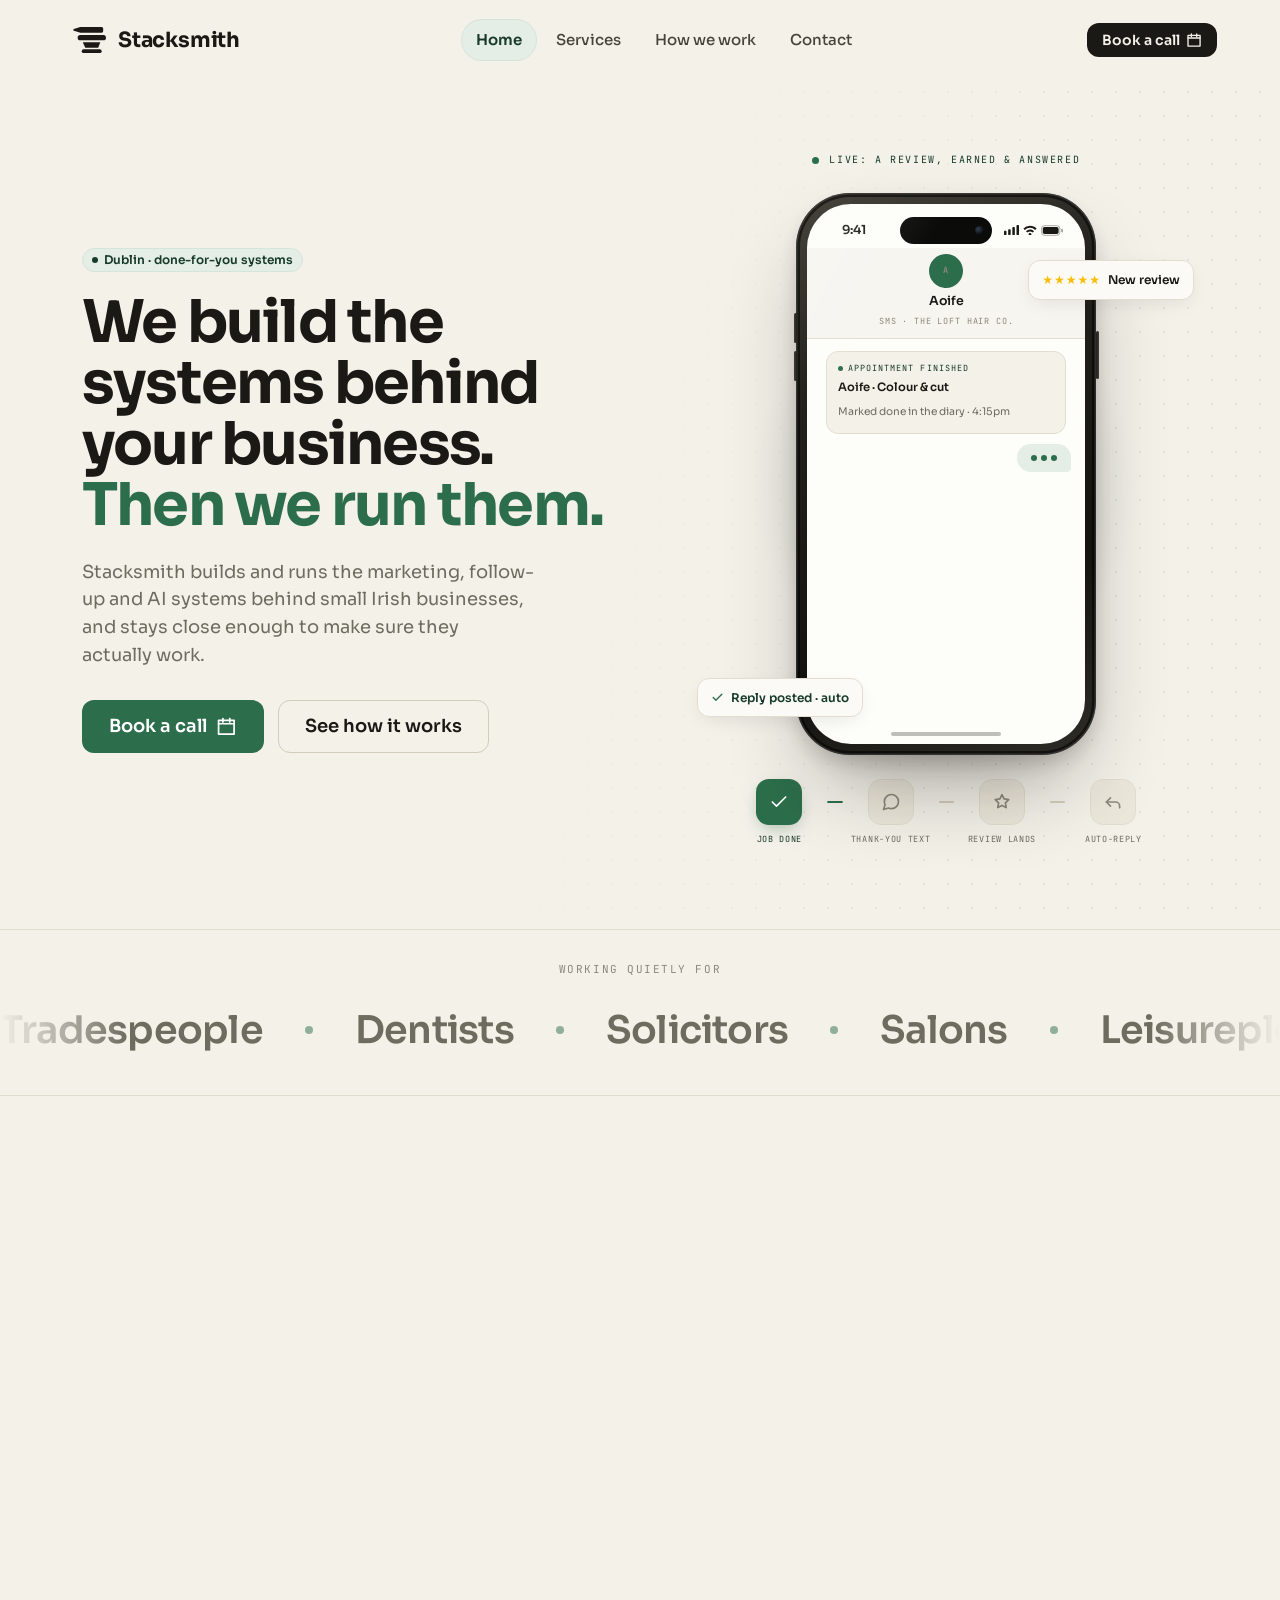
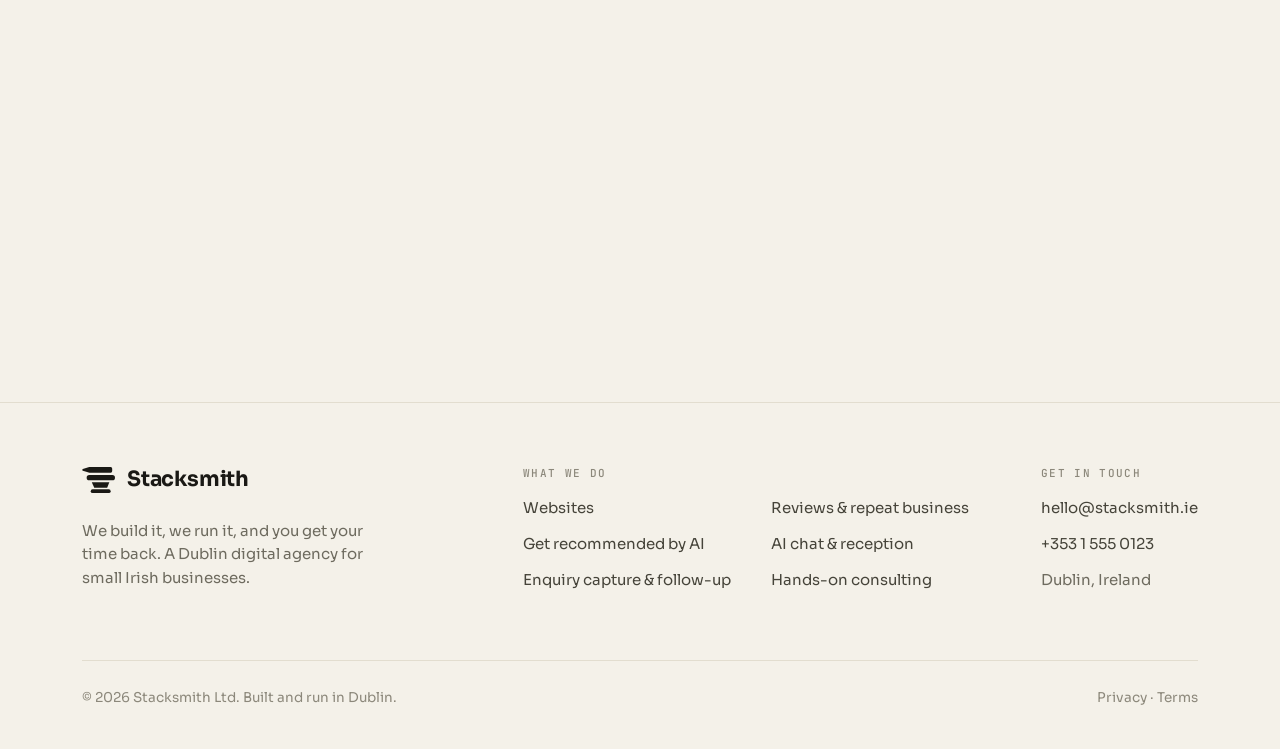
<file: index.html>
<!DOCTYPE html>
<html lang="en">
<head>
<meta charset="utf-8">
<meta name="viewport" content="width=device-width, initial-scale=1">
<title>Stacksmith · We build the systems behind your business. Then we run them.</title>
<meta name="description" content="Stacksmith builds and runs the marketing, follow-up and AI systems behind small Irish businesses, and stays close enough to make sure they actually work.">
<link rel="icon" href="assets/stacksmith-logo.png">
<!-- REMIX: social sharing meta -->
<meta property="og:type" content="website">
<meta property="og:title" content="Stacksmith · We build the systems behind your business. Then we run them.">
<meta property="og:description" content="Stacksmith builds and runs the marketing, follow-up and AI systems behind small Irish businesses.">
<meta property="og:url" content="https://stacksmith.ie/">
<meta name="twitter:card" content="summary">
<!-- REMIX: fonts loaded from the head instead of a CSS @import, so they start downloading immediately -->
<link rel="preconnect" href="https://fonts.googleapis.com">
<link rel="preconnect" href="https://fonts.gstatic.com" crossorigin>
<link href="https://fonts.googleapis.com/css2?family=Sora:wght@300..800&family=JetBrains+Mono:wght@400;500;700&display=swap" rel="stylesheet">
<link rel="stylesheet" href="css/tokens.css">
<link rel="stylesheet" href="css/components.css">
<link rel="stylesheet" href="css/site.css">
<link rel="stylesheet" href="css/remix.css">
</head>
<body>
<div style="background:var(--paper); color:var(--ink-700); font-family:var(--font-sans); min-height:100%;">

  <!-- ============ HEADER ============ -->
  <header class="site-header">
    <div class="container bar">
      <a href="index.html" style="display:flex; align-items:center; text-decoration:none;">
        <span class="ss-logo">
          <span class="ss-logo__mark" style="height:26px;">
            <svg viewBox="0 0 64 50" height="26" width="33" fill="currentColor" xmlns="http://www.w3.org/2000/svg" aria-hidden="true">
              <path d="M14 0 H55.6 Q58.6 0 58.6 3 V7.7 Q58.6 10.7 55.6 10.7 H14.5 L1.6 6.9 Q-0.5 5.4 1.6 3.9 Z"/>
              <rect x="9" y="15.3" width="55" height="10.2" rx="5.1"/>
              <path d="M19 29.5 H53 L48.8 39.9 H23.8 Z"/>
              <rect x="16.9" y="43" width="38.7" height="7.2" rx="3.6"/>
            </svg>
          </span>
          <span class="ss-logo__word" style="font-size:21px;">Stacksmith</span>
        </span>
      </a>
      <nav class="site-nav">
        <a href="index.html" aria-current="page">Home</a>
        <a href="services.html">Services</a>
        <a href="how-we-work.html">How we work</a>
        <a href="contact.html">Contact</a>
      </nav>
      <div class="cta-wrap" style="display:flex; align-items:center;">
        <a class="ss-btn ss-btn--primary ss-btn--sm" href="contact.html">Book a call <span class="ss-btn__icon"><svg viewBox="0 0 24 24" fill="none" stroke="currentColor" stroke-width="2" stroke-linecap="round" stroke-linejoin="round"><path d="M3 5h18v16H3z"/><path d="M3 9h18"/><path d="M8 3v4"/><path d="M16 3v4"/></svg></span></a>
      </div>
      <!-- REMIX: mobile nav toggle (shown under 700px) -->
      <button class="ss-navtoggle" aria-expanded="false" aria-controls="mobile-nav" aria-label="Menu">
        <svg class="ic-open" viewBox="0 0 24 24" fill="none" stroke="currentColor" stroke-width="2" stroke-linecap="round"><path d="M4 7h16"/><path d="M4 12h16"/><path d="M4 17h16"/></svg>
        <svg class="ic-close" viewBox="0 0 24 24" fill="none" stroke="currentColor" stroke-width="2" stroke-linecap="round"><path d="M6 6l12 12"/><path d="M18 6L6 18"/></svg>
      </button>
    </div>
    <!-- REMIX: mobile nav panel -->
    <div class="ss-mobilenav" id="mobile-nav">
      <a href="index.html" aria-current="page">Home</a>
      <a href="services.html">Services</a>
      <a href="how-we-work.html">How we work</a>
      <a href="contact.html">Contact</a>
      <a class="ss-mobilenav__cta" href="contact.html">Book a call</a>
    </div>
  </header>

  <!-- ============ HERO — a live automation, running ============ -->
  <section id="top" class="ss-hero" style="scroll-margin-top:72px;">
    <div class="container ss-hero__grid">
      <div class="ss-hero__copy">
        <span class="ss-badge ss-badge--forest"><span class="ss-badge__dot"></span>Dublin · done-for-you systems</span>
        <h1 class="ss-hero__h1">We build the systems behind your business. <em>Then we run them.</em></h1>
        <p class="ss-hero__sub">Stacksmith builds and runs the marketing, follow-up and AI systems behind small Irish businesses, and stays close enough to make sure they actually work.</p>
        <div class="ss-hero__actions">
          <a class="ss-btn ss-btn--accent ss-btn--lg" href="contact.html">Book a call <span class="ss-btn__icon"><svg viewBox="0 0 24 24" fill="none" stroke="currentColor" stroke-width="2" stroke-linecap="round" stroke-linejoin="round"><path d="M3 5h18v16H3z"/><path d="M3 9h18"/><path d="M8 3v4"/><path d="M16 3v4"/></svg></span></a>
          <a class="ss-btn ss-btn--secondary ss-btn--lg" href="how-we-work.html">See how it works</a>
        </div>
      </div>

      <div class="ss-hero__stage" id="hero-stage" aria-label="Demo: a customer is thanked by text, leaves a Google review, and the reply is posted automatically">
        <span class="ss-live"><span class="ss-live__dot"></span>Live: a review, earned &amp; answered</span>

        <div class="ss-float ss-float--a" aria-hidden="true"><span class="ss-float__stars">★★★★★</span> New review</div>
        <div class="ss-float ss-float--b" aria-hidden="true"><svg viewBox="0 0 24 24" width="13" height="13" fill="none" stroke="currentColor" stroke-width="2.4" stroke-linecap="round" stroke-linejoin="round"><path d="M20 6 9 17l-5-5"/></svg> Reply posted · auto</div>

        <div class="ss-phone">
          <span class="ss-phone__sidebtn ss-phone__sidebtn--vol1" aria-hidden="true"></span>
          <span class="ss-phone__sidebtn ss-phone__sidebtn--vol2" aria-hidden="true"></span>
          <span class="ss-phone__sidebtn ss-phone__sidebtn--power" aria-hidden="true"></span>
          <div class="ss-phone__screen">
            <div class="ss-phone__island" aria-hidden="true"><i></i></div>
            <div class="ss-phone__statusbar" aria-hidden="true">
              <span class="ss-phone__time">9:41</span>
              <span class="ss-phone__sicons">
                <svg viewBox="0 0 18 12" width="15" height="10" fill="currentColor"><rect x="0" y="7" width="3" height="5" rx="1"/><rect x="5" y="5" width="3" height="7" rx="1"/><rect x="10" y="2.5" width="3" height="9.5" rx="1"/><rect x="15" y="0" width="3" height="12" rx="1"/></svg>
                <svg viewBox="0 0 16 12" width="14" height="10" fill="currentColor"><path d="M8 9.6a1.7 1.7 0 1 1 0 3.4 1.7 1.7 0 0 1 0-3.4zM8 5.4c1.9 0 3.6.77 4.84 2.01l-1.7 1.7A4.55 4.55 0 0 0 8 7.8c-1.22 0-2.33.48-3.14 1.27l-1.7-1.7A6.83 6.83 0 0 1 8 5.4zM8 1c3.1 0 5.9 1.26 7.93 3.29l-1.7 1.7A8.94 8.94 0 0 0 8 3.4a8.94 8.94 0 0 0-6.23 2.6l-1.7-1.7A11.16 11.16 0 0 1 8 1z"/></svg>
                <svg viewBox="0 0 25 12" width="22" height="11"><rect x="0.5" y="0.5" width="21" height="11" rx="3.5" fill="none" stroke="currentColor" opacity=".4"/><rect x="23" y="4" width="2" height="4" rx="1" fill="currentColor" opacity=".4"/><rect x="2" y="2" width="18" height="8" rx="2" fill="currentColor"/></svg>
              </span>
            </div>

            <div class="ss-phone__views" id="hero-views">
              <!-- view 1: the thank-you text goes out -->
              <div class="ss-appview ss-appview--msg">
                <div class="ss-appview__head"><span class="ss-phone__avatar">A</span><b>Aoife</b><span>SMS · The Loft Hair Co.</span></div>
                <div class="ss-phone__body">
                  <div class="ss-msg ss-msg--sys" data-t="500">
                    <div class="ss-msg__tag">Appointment finished</div>
                    <b>Aoife · Colour &amp; cut</b>
                    <span>Marked done in the diary · 4:15pm</span>
                  </div>
                  <div class="ss-typing" data-show="1200" data-hide="2200"><i></i><i></i><i></i></div>
                  <div class="ss-msg ss-msg--out" data-t="2300">Hi Aoife, thanks a million for choosing The Loft today. It was lovely having you in. If you've a spare minute, a quick Google review would mean the world to the team.</div>
                  <div class="ss-msg ss-msg--chip" data-t="3500">g.page/theloft/review</div>
                </div>
              </div>

              <!-- view 2: the review lands & the reply posts itself -->
              <div class="ss-appview ss-appview--review">
                <div class="ss-appview__head ss-appview__head--g">
                  <svg viewBox="0 0 24 24" width="20" height="20" aria-hidden="true"><path fill="#4285F4" d="M23.49 12.27c0-.79-.07-1.54-.19-2.27H12v4.51h6.47c-.29 1.48-1.14 2.73-2.4 3.58v3h3.86c2.26-2.09 3.56-5.17 3.56-8.82z"/><path fill="#34A853" d="M12 24c3.24 0 5.95-1.08 7.93-2.91l-3.86-3c-1.08.72-2.45 1.16-4.07 1.16-3.13 0-5.78-2.11-6.73-4.96H1.29v3.09C3.26 21.3 7.31 24 12 24z"/><path fill="#FBBC05" d="M5.27 14.29c-.25-.72-.38-1.49-.38-2.29s.14-1.57.38-2.29V6.62H1.29C.47 8.24 0 10.06 0 12s.47 3.76 1.29 5.38l3.98-3.09z"/><path fill="#EA4335" d="M12 4.75c1.77 0 3.35.61 4.6 1.8l3.42-3.42C17.95 1.19 15.24 0 12 0 7.31 0 3.26 2.7 1.29 6.62l3.98 3.09c.95-2.85 3.6-4.96 6.73-4.96z"/></svg>
                  <b>The Loft Hair Co.</b>
                  <span>Google Reviews</span>
                </div>
                <div class="ss-phone__body">
                  <div class="ss-greview" data-t="5000">
                    <div class="ss-greview__who"><span class="ss-phone__avatar ss-phone__avatar--warm">A</span><div><b>Aoife B.</b><span>just now</span></div></div>
                    <div class="ss-greview__stars">
                      <span data-t="5400">★</span><span data-t="5600">★</span><span data-t="5800">★</span><span data-t="6000">★</span><span data-t="6200">★</span>
                    </div>
                    <p class="ss-msg" data-t="6600">Couldn't recommend The Loft more. Gorgeous colour and so easy to book. Lovely people!</p>
                  </div>
                  <div class="ss-greply ss-msg" data-t="8300">
                    <div class="ss-msg__tag">Auto-reply · drafted &amp; posted for you</div>
                    <div class="ss-greply__bubble">
                      <b>Response from the owner · just now</b>
                      <p>Thanks a million, Aoife. You've made our day. See you next time!</p>
                    </div>
                  </div>
                  <div class="ss-msg ss-msg--chip ss-msg--chip-solid" data-t="10300"><span class="ss-float__stars" style="font-size:10px;">★</span>4.9 · review #213 · hands-free</div>
                </div>
              </div>
            </div>
            <span class="ss-phone__homebar" aria-hidden="true"></span>
          </div>
        </div>

        <div class="ss-hrail" id="hero-rail">
          <div class="ss-hrail__node" data-t="500"><span class="ss-hrail__ic"><svg viewBox="0 0 24 24" width="20" height="20" fill="none" stroke="currentColor" stroke-width="2" stroke-linecap="round" stroke-linejoin="round"><path d="M20 6 9 17l-5-5"/></svg></span><span class="ss-hrail__label">Job done</span></div>
          <div class="ss-hrail__conn" data-t="1400"><i></i></div>
          <div class="ss-hrail__node" data-t="2300"><span class="ss-hrail__ic"><svg viewBox="0 0 24 24" width="20" height="20" fill="none" stroke="currentColor" stroke-width="2" stroke-linecap="round" stroke-linejoin="round"><path d="M21 11.5a8.4 8.4 0 0 1-8.5 8.5 8.5 8.5 0 0 1-3.6-.8L3 21l1.9-5.7a8.4 8.4 0 0 1-.9-3.8A8.5 8.5 0 0 1 12.5 3 8.4 8.4 0 0 1 21 11.5z"/></svg></span><span class="ss-hrail__label">Thank-you text</span></div>
          <div class="ss-hrail__conn" data-t="3800"><i></i></div>
          <div class="ss-hrail__node" data-t="5000"><span class="ss-hrail__ic"><svg viewBox="0 0 24 24" width="20" height="20" fill="none" stroke="currentColor" stroke-width="2" stroke-linecap="round" stroke-linejoin="round"><path d="M12 3.2l2.5 5.1 5.6.8-4 4 1 5.6L12 16.1 6.9 18.7l1-5.6-4-4 5.6-.8z"/></svg></span><span class="ss-hrail__label">Review lands</span></div>
          <div class="ss-hrail__conn" data-t="7000"><i></i></div>
          <div class="ss-hrail__node" data-t="8300"><span class="ss-hrail__ic"><svg viewBox="0 0 24 24" width="20" height="20" fill="none" stroke="currentColor" stroke-width="2" stroke-linecap="round" stroke-linejoin="round"><path d="M9 17l-5-5 5-5"/><path d="M4 12h11a5 5 0 0 1 5 5v2"/></svg></span><span class="ss-hrail__label">Auto-reply</span></div>
        </div>
      </div>
    </div>
  </section>

  <!-- ============ TRUST TICKER ============ -->
  <div class="ss-ticker" aria-label="Working quietly for tradespeople, dentists, solicitors, salons, garages, cafés, Leisureplex and ecommerce brands">
    <span class="ss-ticker__label">Working quietly for</span>
    <div class="ss-ticker__viewport">
      <div class="ss-ticker__track">
        <div class="ss-ticker__group">
          <span class="ss-ticker__item">Tradespeople</span><i class="ss-ticker__dot"></i>
          <span class="ss-ticker__item">Dentists</span><i class="ss-ticker__dot"></i>
          <span class="ss-ticker__item">Solicitors</span><i class="ss-ticker__dot"></i>
          <span class="ss-ticker__item">Salons</span><i class="ss-ticker__dot"></i>
          <span class="ss-ticker__item ss-ticker__item--name">Leisureplex</span><i class="ss-ticker__dot"></i>
          <span class="ss-ticker__item">Garages</span><i class="ss-ticker__dot"></i>
          <span class="ss-ticker__item">Cafés</span><i class="ss-ticker__dot"></i>
          <span class="ss-ticker__item">Ecommerce brands</span><i class="ss-ticker__dot"></i>
        </div>
        <div class="ss-ticker__group" aria-hidden="true">
          <span class="ss-ticker__item">Tradespeople</span><i class="ss-ticker__dot"></i>
          <span class="ss-ticker__item">Dentists</span><i class="ss-ticker__dot"></i>
          <span class="ss-ticker__item">Solicitors</span><i class="ss-ticker__dot"></i>
          <span class="ss-ticker__item">Salons</span><i class="ss-ticker__dot"></i>
          <span class="ss-ticker__item ss-ticker__item--name">Leisureplex</span><i class="ss-ticker__dot"></i>
          <span class="ss-ticker__item">Garages</span><i class="ss-ticker__dot"></i>
          <span class="ss-ticker__item">Cafés</span><i class="ss-ticker__dot"></i>
          <span class="ss-ticker__item">Ecommerce brands</span><i class="ss-ticker__dot"></i>
        </div>
      </div>
    </div>
  </div>

  <!-- ============ SERVICES ============ -->
  <section id="services" style="padding:96px 0; scroll-margin-top:72px;">
    <div class="container">
      <div class="ss-reveal" style="max-width:640px;">
        <span class="ss-section-label">The full stack</span>
        <h2 style="font-family:var(--font-display); font-size:clamp(34px,4vw,50px); line-height:1.05; letter-spacing:-0.02em; font-weight:600; margin:16px 0 0; color:var(--ink);">Getting found, getting in touch, and staying in touch.</h2>
        <p style="font-size:18px; color:var(--ink-500); margin:18px 0 0; line-height:1.6;">The plumbing most owners know they need but never get round to setting up properly. We cover all of it. Pick a system to watch it work.</p>
      </div>

      <div class="ss-reveal ss-showwrap">
        <div class="ss-tabs" role="tablist" aria-label="What we build">
          <button class="ss-tab" role="tab" id="tab-web" aria-controls="show-web" aria-selected="true">Websites</button>
          <button class="ss-tab" role="tab" id="tab-enq" aria-controls="show-enq" aria-selected="false" tabindex="-1">Enquiry capture</button>
          <button class="ss-tab" role="tab" id="tab-rev" aria-controls="show-rev" aria-selected="false" tabindex="-1">Review generation</button>
          <button class="ss-tab" role="tab" id="tab-rep" aria-controls="show-rep" aria-selected="false" tabindex="-1">Repeat campaigns</button>
          <button class="ss-tab" role="tab" id="tab-bot" aria-controls="show-bot" aria-selected="false" tabindex="-1">AI chatbot</button>
          <button class="ss-tab" role="tab" id="tab-rec" aria-controls="show-rec" aria-selected="false" tabindex="-1">AI receptionist</button>
          <button class="ss-tab" role="tab" id="tab-ai" aria-controls="show-ai" aria-selected="false" tabindex="-1">AI visibility</button>
          <button class="ss-tab" role="tab" id="tab-auto" aria-controls="show-auto" aria-selected="false" tabindex="-1">More</button>
        </div>

        <!-- Websites -->
        <div class="ss-showpanel is-active" role="tabpanel" id="show-web" aria-labelledby="tab-web">
          <div class="ss-show">
            <div class="ss-show__copy">
              <span class="ss-section-label">What it is</span>
              <h3>A website that works</h3>
              <p class="ss-show__what">A clean, fast site that turns visitors into enquiries. Properly coded, not thrown together on a page builder.</p>
              <ol class="ss-show__steps">
                <li><b>01</b>We design and build it around your business, not a template.</li>
                <li><b>02</b>Every page guides the visitor toward one action: getting in touch.</li>
                <li><b>03</b>Enquiries land in a form that actually works, and never get lost.</li>
              </ol>
              <p class="ss-show__outcome">You can send people to your website without bracing yourself.</p>
            </div>
            <div class="ssx ssx--site" aria-hidden="true">
              <!-- REMIX: CSS-drawn MacBook. Replaces the photo overlay so the demo site
                   genuinely sits inside the screen instead of hovering over a photo. -->
              <div class="ssx-maccss" data-i="1">
                <div class="ssx-maccss__lid">
                  <span class="ssx-maccss__cam" aria-hidden="true"></span>
                  <div class="ssx-macphoto__screen">
                  <div class="ob-frame">
                    <div class="ob-nav" data-i="2">
                      <span class="ob-nav__logo"><i></i>O'Brien Plumbing</span>
                      <span class="ob-nav__links"><u>Services</u><u>Pricing</u><u>About</u></span>
                      <span class="ob-nav__cta">Get a quote</span>
                    </div>
                    <div class="ob-hero ssx-shine">
                      <div class="ob-hero__copy">
                        <span class="ob-hero__eyebrow" data-i="3">Dublin · Since 1998</span>
                        <b data-i="3">Plumbing done properly.</b>
                        <span class="ob-hero__sub" data-i="4">Boilers, bathrooms and emergency call-outs, fixed first time and priced up front.</span>
                        <span class="ob-hero__btns" data-i="5"><em class="ob-btn ob-btn--amber ssx-site__btn">Get a free quote</em><em class="ob-btn ob-btn--ghost">Our services</em></span>
                        <span class="ob-hero__trust" data-i="6"><b>★★★★★</b> 4.9 · 212 Google reviews</span>
                      </div>
                      <div class="ob-hero__art" data-i="4"><svg viewBox="0 0 24 24" width="26" height="26" fill="none" stroke="currentColor" stroke-width="1.8" stroke-linecap="round" stroke-linejoin="round"><path d="M14.7 6.3a1 1 0 0 0 0 1.4l1.6 1.6a1 1 0 0 0 1.4 0l3.77-3.77a6 6 0 0 1-7.94 7.94l-6.91 6.91a2.12 2.12 0 0 1-3-3l6.91-6.91a6 6 0 0 1 7.94-7.94z"/></svg></div>
                    </div>
                    <div class="ob-strip" data-i="6"><u></u><u></u><u></u></div>
                  </div>
                  </div>
                </div>
                <div class="ssx-maccss__base" aria-hidden="true"><i></i></div>
              </div>
              <span class="ssx-cursor"><svg viewBox="0 0 24 24" width="21" height="21" fill="#1A1915" stroke="#FBFAF6" stroke-width="1.6" stroke-linejoin="round"><path d="M5 3l14 8-6.5 1.5L9 19z"/></svg></span>
              <span class="ssx-toast" data-i="8"><svg viewBox="0 0 24 24" width="12" height="12" fill="none" stroke="currentColor" stroke-width="3" stroke-linecap="round" stroke-linejoin="round"><path d="M20 6 9 17l-5-5"/></svg>New enquiry captured</span>
            </div>
          </div>
        </div>

        <!-- Enquiry capture -->
        <div class="ss-showpanel" role="tabpanel" id="show-enq" aria-labelledby="tab-enq" hidden>
          <div class="ss-show">
            <div class="ss-show__copy">
              <span class="ss-section-label">What it is</span>
              <h3>Enquiry capture &amp; follow-up</h3>
              <p class="ss-show__what">Every enquiry (web form, missed call or Google message) is captured and answered within a minute, even when you're mid-job.</p>
              <ol class="ss-show__steps">
                <li><b>01</b>An enquiry lands from any channel.</li>
                <li><b>02</b>An instant, personal reply goes out and you get pinged with the details.</li>
                <li><b>03</b>If it goes quiet, one gentle nudge follows, never more.</li>
              </ol>
              <p class="ss-show__outcome">Leads stop going cold while you're on a job.</p>
            </div>
            <div class="ssx ssx--enq" aria-hidden="true">
              <div class="ssx-funnel">
                <svg class="ssx-funnel__lines" viewBox="0 0 340 118" aria-hidden="true">
                  <path d="M46 36 Q46 72 164 80"/>
                  <path d="M170 36 L170 76"/>
                  <path d="M294 36 Q294 72 176 80"/>
                </svg>
                <span class="ssx-fsrc ssx-fsrc--1"><svg viewBox="0 0 24 24" width="12" height="12" fill="none" stroke="currentColor" stroke-width="2" stroke-linecap="round" stroke-linejoin="round"><path d="M12 3a9 9 0 1 0 0 18 9 9 0 0 0 0-18"/><path d="M3 12h18"/><path d="M12 3c2.6 2.6 2.6 15.4 0 18M12 3c-2.6 2.6-2.6 15.4 0 18"/></svg>Web form</span>
                <span class="ssx-fsrc ssx-fsrc--2"><svg viewBox="0 0 24 24" width="12" height="12" fill="none" stroke="currentColor" stroke-width="2" stroke-linecap="round" stroke-linejoin="round"><path d="M22 16.9v3a2 2 0 0 1-2.2 2 19.8 19.8 0 0 1-8.6-3.1 19.5 19.5 0 0 1-6-6A19.8 19.8 0 0 1 2.1 4.2 2 2 0 0 1 4.1 2h3a2 2 0 0 1 2 1.7c.1.9.3 1.8.6 2.7a2 2 0 0 1-.5 2.1L8 9.8a16 16 0 0 0 6 6l1.3-1.3a2 2 0 0 1 2.1-.5c.9.3 1.8.5 2.7.6a2 2 0 0 1 1.7 2z"/></svg>Missed call</span>
                <span class="ssx-fsrc ssx-fsrc--3"><svg viewBox="0 0 24 24" width="12" height="12" aria-hidden="true"><path fill="#4285F4" d="M23.49 12.27c0-.79-.07-1.54-.19-2.27H12v4.51h6.47c-.29 1.48-1.14 2.73-2.4 3.58v3h3.86c2.26-2.09 3.56-5.17 3.56-8.82z"/><path fill="#34A853" d="M12 24c3.24 0 5.95-1.08 7.93-2.91l-3.86-3c-1.08.72-2.45 1.16-4.07 1.16-3.13 0-5.78-2.11-6.73-4.96H1.29v3.09C3.26 21.3 7.31 24 12 24z"/><path fill="#FBBC05" d="M5.27 14.29c-.25-.72-.38-1.49-.38-2.29s.14-1.57.38-2.29V6.62H1.29C.47 8.24 0 10.06 0 12s.47 3.76 1.29 5.38l3.98-3.09z"/><path fill="#EA4335" d="M12 4.75c1.77 0 3.35.61 4.6 1.8l3.42-3.42C17.95 1.19 15.24 0 12 0 7.31 0 3.26 2.7 1.29 6.62l3.98 3.09c.95-2.85 3.6-4.96 6.73-4.96z"/></svg>Google</span>
                <span class="ssx-fhub"><svg viewBox="0 0 24 24" width="19" height="19" fill="none" stroke="currentColor" stroke-width="2" stroke-linecap="round" stroke-linejoin="round"><path d="M13 2L3 14h9l-1 8 10-12h-9z"/></svg></span>
              </div>
              <div class="ssx-sms ssx-shine" data-i="3"><b>Brennan Tiling <span>SMS · 41s later</span></b><p>Hi Sinéad, thanks for getting in touch about the bathroom retile. Mark will come back to you today with a time to call out.</p></div>
              <div class="ssx-card" data-i="4"><span class="ssx-card__ic"><svg viewBox="0 0 24 24" width="15" height="15" fill="none" stroke="currentColor" stroke-width="2" stroke-linecap="round" stroke-linejoin="round"><path d="M18 8a6 6 0 1 0-12 0c0 7-3 9-3 9h18s-3-2-3-9"/><path d="M13.7 21a2 2 0 0 1-3.4 0"/></svg></span><div><b>You get pinged</b><span>Sinéad · Rathmines · prefers a callback after 5pm</span></div></div>
              <span class="ssx-note" data-i="5"><svg viewBox="0 0 24 24" width="13" height="13" fill="none" stroke="currentColor" stroke-width="2" stroke-linecap="round" stroke-linejoin="round"><path d="M12 21a9 9 0 1 0 0-18 9 9 0 0 0 0 18"/><path d="M12 7v5l3 2"/></svg>Goes quiet for two days? One gentle nudge, never more.</span>
            </div>
          </div>
        </div>

        <!-- Review generation -->
        <div class="ss-showpanel" role="tabpanel" id="show-rev" aria-labelledby="tab-rev" hidden>
          <div class="ss-show">
            <div class="ss-show__copy">
              <span class="ss-section-label">What it is</span>
              <h3>Review generation &amp; response</h3>
              <p class="ss-show__what">Every finished job quietly asks the customer for a Google review, and the owner's reply writes and posts itself.</p>
              <ol class="ss-show__steps">
                <li><b>01</b>A job is marked done, and a thank-you text goes out with the review link.</li>
                <li><b>02</b>Happy customers land on Google; unhappy ones are caught privately first.</li>
                <li><b>03</b>The review arrives and a warm reply is posted for you.</li>
              </ol>
              <p class="ss-show__outcome">Your rating climbs on its own.</p>
            </div>
            <div class="ssx ssx--rev" aria-hidden="true">
              <div class="ssx-sms ssx-shine" data-i="1"><b>The Loft Hair Co. <span>SMS</span></b><p>Hi Aoife, lovely to see you today. If you've a spare minute, a quick Google review would mean the world to the team.</p></div>
              <div class="ssx-review ssx-review--big" data-i="2">
                <span class="ssx-gbadge"><svg viewBox="0 0 24 24" width="15" height="15" aria-hidden="true"><path fill="#4285F4" d="M23.49 12.27c0-.79-.07-1.54-.19-2.27H12v4.51h6.47c-.29 1.48-1.14 2.73-2.4 3.58v3h3.86c2.26-2.09 3.56-5.17 3.56-8.82z"/><path fill="#34A853" d="M12 24c3.24 0 5.95-1.08 7.93-2.91l-3.86-3c-1.08.72-2.45 1.16-4.07 1.16-3.13 0-5.78-2.11-6.73-4.96H1.29v3.09C3.26 21.3 7.31 24 12 24z"/><path fill="#FBBC05" d="M5.27 14.29c-.25-.72-.38-1.49-.38-2.29s.14-1.57.38-2.29V6.62H1.29C.47 8.24 0 10.06 0 12s.47 3.76 1.29 5.38l3.98-3.09z"/><path fill="#EA4335" d="M12 4.75c1.77 0 3.35.61 4.6 1.8l3.42-3.42C17.95 1.19 15.24 0 12 0 7.31 0 3.26 2.7 1.29 6.62l3.98 3.09c.95-2.85 3.6-4.96 6.73-4.96z"/></svg></span>
                <div class="ssx-review__who"><span class="ssx-av">A</span><div><b>Aoife B.</b><span>just now</span></div><span class="ssx-rate">★ 4.9</span></div>
                <div class="ssx-review__stars"><span class="st">★</span><span class="st">★</span><span class="st">★</span><span class="st">★</span><span class="st">★</span><span class="ssx-burst"><i></i><i></i><i></i><i></i><i></i><i></i></span></div>
                <p>Couldn't recommend The Loft more. Gorgeous colour and so easy to book. Lovely people!</p>
              </div>
              <div class="ssx-reply" data-i="3"><b>Auto-reply · posted for you</b><p>Thanks a million, Aoife. You've made our day. See you next time!</p></div>
            </div>
          </div>
        </div>

        <!-- Repeat campaigns -->
        <div class="ss-showpanel" role="tabpanel" id="show-rep" aria-labelledby="tab-rep" hidden>
          <div class="ss-show">
            <div class="ss-show__copy">
              <span class="ss-section-label">What it is</span>
              <h3>Repeat-customer marketing</h3>
              <p class="ss-show__what">Past customers hear from you at exactly the right moment: a birthday, a quiet spell, or 90 days since their last visit.</p>
              <ol class="ss-show__steps">
                <li><b>01</b>A real event triggers the campaign. No manual sending, ever.</li>
                <li><b>02</b>A personal message goes out, shaped by what they bought and when.</li>
                <li><b>03</b>One reminder later, they're back in the door.</li>
              </ol>
              <p class="ss-show__outcome">Quiet weeks fill up with faces you already know.</p>
            </div>
            <div class="ssx ssx--rep" aria-hidden="true">
              <div class="ssx-meter" data-i="1"><span>Last visit</span><span class="ssx-meter__bar"><i></i></span><span class="ssx-meter__end">90 days</span></div>
              <div class="ssx-mail ssx-shine" data-i="2">
                <div class="ssx-mail__head"><b>Quay Street Café</b><span>to Liam</span></div>
                <b class="ssx-mail__subj">We've missed you, Liam</b>
                <p>It's been a while. Here's a coffee on us next time you're passing. Just show this at the till.</p>
                <span class="ssx-mail__btn">Show at the till</span>
              </div>
              <span class="ssx-chip ssx-chip--solid" data-i="3"><svg viewBox="0 0 24 24" width="12" height="12" fill="none" stroke="currentColor" stroke-width="3" stroke-linecap="round" stroke-linejoin="round"><path d="M20 6 9 17l-5-5"/></svg>He's back · Tuesday, 8:40am</span>
            </div>
          </div>
        </div>

        <!-- AI chatbot -->
        <div class="ss-showpanel" role="tabpanel" id="show-bot" aria-labelledby="tab-bot" hidden>
          <div class="ss-show">
            <div class="ss-show__copy">
              <span class="ss-section-label">What it is</span>
              <h3>AI chatbot</h3>
              <p class="ss-show__what">Answers the common questions on your website and WhatsApp, day and night. Trained on your business, not a generic script.</p>
              <ol class="ss-show__steps">
                <li><b>01</b>A customer asks a question at any hour.</li>
                <li><b>02</b>The bot answers from your own prices, hours and services.</li>
                <li><b>03</b>Anything it can't handle books the customer in or hands over to you.</li>
              </ol>
              <p class="ss-show__outcome">Routine questions stop reaching your team.</p>
            </div>
            <div class="ssx ssx--bot" aria-hidden="true">
              <div class="ssx-widget" data-i="1">
                <div class="ssx-widget__head"><span class="ssx-widget__dot"></span><b>The Loft · assistant</b><span>online</span></div>
                <div class="ssx-widget__body">
                  <div class="ssx-cb ssx-cb--in" data-i="2">Do you take walk-ins on Saturdays?</div>
                  <span class="ssx-slot"><span class="ssx-dots ssx-dots--1"><i></i><i></i><i></i></span><span class="ssx-cb ssx-cb--out" data-i="3">We do. Mornings are quietest. Want me to book you a slot instead?</span></span>
                  <div class="ssx-cb ssx-cb--in" data-i="4">Yes please, around 10.</div>
                  <span class="ssx-slot"><span class="ssx-dots ssx-dots--2"><i></i><i></i><i></i></span><span class="ssx-cb ssx-cb--out" data-i="5">Done. Saturday 10:15 with Dara. Confirmation is on its way to your phone.</span></span>
                </div>
                <div class="ssx-widget__input"><span>Type a message…</span><i><svg viewBox="0 0 24 24" width="13" height="13" fill="none" stroke="currentColor" stroke-width="2" stroke-linecap="round" stroke-linejoin="round"><path d="M22 2 11 13"/><path d="M22 2 15 22l-4-9-9-4z"/></svg></i></div>
              </div>
              <span class="ssx-chip" data-i="6">Trained on your prices, hours &amp; services</span>
            </div>
          </div>
        </div>

        <!-- AI receptionist -->
        <div class="ss-showpanel" role="tabpanel" id="show-rec" aria-labelledby="tab-rec" hidden>
          <div class="ss-show">
            <div class="ss-show__copy">
              <span class="ss-section-label">What it is</span>
              <h3>AI receptionist</h3>
              <p class="ss-show__what">Picks up when you can't. Takes bookings, answers real questions, and only passes on the calls that genuinely need a human.</p>
              <ol class="ss-show__steps">
                <li><b>01</b>The phone rings and the AI answers, naturally.</li>
                <li><b>02</b>It takes the booking or the details, and logs everything.</li>
                <li><b>03</b>Anything unusual is routed straight through to you.</li>
              </ol>
              <p class="ss-show__outcome">No caller ever hears endless ringing again.</p>
            </div>
            <div class="ssx ssx--dark ssx--callscreen" aria-hidden="true">
              <div class="ssx-callui" data-i="1">
                <span class="ssx-callui__av"><i></i><i class="r2"></i><svg viewBox="0 0 24 24" width="22" height="22" fill="none" stroke="currentColor" stroke-width="2" stroke-linecap="round" stroke-linejoin="round"><path d="M22 16.9v3a2 2 0 0 1-2.2 2 19.8 19.8 0 0 1-8.6-3.1 19.5 19.5 0 0 1-6-6A19.8 19.8 0 0 1 2.1 4.2 2 2 0 0 1 4.1 2h3a2 2 0 0 1 2 1.7c.1.9.3 1.8.6 2.7a2 2 0 0 1-.5 2.1L8 9.8a16 16 0 0 0 6 6l1.3-1.3a2 2 0 0 1 2.1-.5c.9.3 1.8.5 2.7.6a2 2 0 0 1 1.7 2z"/></svg></span>
                <b>Reception AI</b>
                <span class="ssx-callui__sub">answering for Murphy Landscaping · 00:19</span>
              </div>
              <div class="ssx-wave ssx-wave--mint" data-i="2"><i></i><i></i><i></i><i></i><i></i><i></i><i></i><i></i><i></i><i></i><i></i></div>
              <p class="ssx-cap" data-i="3">"Hi, I'm looking to get a quote for a garden wall…"</p>
              <p class="ssx-cap ssx-cap--ai" data-i="4">"No problem. Can I take your name and the best number for you?"</p>
              <div class="ssx-card ssx-card--onink" data-i="5"><span class="ssx-card__ic"><svg viewBox="0 0 24 24" width="15" height="15" fill="none" stroke="currentColor" stroke-width="2" stroke-linecap="round" stroke-linejoin="round"><path d="M20 6 9 17l-5-5"/></svg></span><div><b>Details taken &amp; logged</b><span>Quote request · garden wall, Lucan · sent to your inbox</span></div></div>
              <div class="ssx-callui__ctl" data-i="6" aria-hidden="true">
                <i><svg viewBox="0 0 24 24" width="15" height="15" fill="none" stroke="currentColor" stroke-width="2" stroke-linecap="round" stroke-linejoin="round"><path d="M12 2a3 3 0 0 1 3 3v6a3 3 0 0 1-6 0V5a3 3 0 0 1 3-3z"/><path d="M19 10v1a7 7 0 0 1-14 0v-1"/><path d="M12 18v4"/></svg></i>
                <i><svg viewBox="0 0 24 24" width="15" height="15" fill="none" stroke="currentColor" stroke-width="2" stroke-linecap="round" stroke-linejoin="round"><rect x="4" y="4" width="5" height="5" rx="1"/><rect x="15" y="4" width="5" height="5" rx="1"/><rect x="4" y="15" width="5" height="5" rx="1"/><rect x="15" y="15" width="5" height="5" rx="1"/></svg></i>
                <i class="end"><svg viewBox="0 0 24 24" width="15" height="15" fill="none" stroke="currentColor" stroke-width="2" stroke-linecap="round" stroke-linejoin="round"><path d="M22 16.9v3a2 2 0 0 1-2.2 2 19.8 19.8 0 0 1-8.6-3.1 19.5 19.5 0 0 1-6-6A19.8 19.8 0 0 1 2.1 4.2 2 2 0 0 1 4.1 2h3a2 2 0 0 1 2 1.7c.1.9.3 1.8.6 2.7a2 2 0 0 1-.5 2.1L8 9.8a16 16 0 0 0 6 6l1.3-1.3a2 2 0 0 1 2.1-.5c.9.3 1.8.5 2.7.6a2 2 0 0 1 1.7 2z"/></svg></i>
              </div>
            </div>
          </div>
        </div>

        <!-- AI visibility -->
        <div class="ss-showpanel" role="tabpanel" id="show-ai" aria-labelledby="tab-ai" hidden>
          <div class="ss-show">
            <div class="ss-show__copy">
              <span class="ss-section-label">What it is</span>
              <h3>Get recommended by AI</h3>
              <p class="ss-show__what">People used to Google it. Now they ask ChatGPT. We make sure your business is the answer.</p>
              <ol class="ss-show__steps">
                <li><b>01</b>We mine your real Google search data for the questions people already ask about your business.</li>
                <li><b>02</b>We restructure your content to answer them the way AI reads it, and strengthen the signals it trusts: structured data, consistent details, fresh reviews.</li>
                <li><b>03</b>We keep it maintained. This channel moves fast, so the content is reviewed and updated as it shifts.</li>
              </ol>
              <p class="ss-show__outcome">When someone asks for a recommendation, you're part of the answer.</p>
              <p style="font-size:13.5px; color:var(--ink-400); line-height:1.55; margin:14px 0 0; max-width:420px;">Straight up: nobody can guarantee a placement in AI results, and anyone who promises that is selling you something. We optimise everything you can actually control.</p>
            </div>
            <div class="ssx ssx--gpt" aria-hidden="true">
              <div class="ssx-gpt" data-i="1">
                <div class="ssx-gpt__head">
                  <span class="ssx-gpt__logo"><svg viewBox="0 0 24 24" width="19" height="19" fill="currentColor" aria-hidden="true"><path d="M22.2819 9.8211a5.9847 5.9847 0 0 0-.5157-4.9108 6.0462 6.0462 0 0 0-6.5098-2.9A6.0651 6.0651 0 0 0 4.9807 4.1818a5.9847 5.9847 0 0 0-3.9977 2.9 6.0462 6.0462 0 0 0 .7427 7.0966 5.98 5.98 0 0 0 .511 4.9107 6.051 6.051 0 0 0 6.5146 2.9001A5.9847 5.9847 0 0 0 13.2599 24a6.0557 6.0557 0 0 0 5.7718-4.2058 5.9894 5.9894 0 0 0 3.9977-2.9001 6.0557 6.0557 0 0 0-.7475-7.073zM13.2599 22.4301a4.4755 4.4755 0 0 1-2.8764-1.04l.1419-.0804 4.7783-2.7582a.7948.7948 0 0 0 .3927-.6813v-6.7369l2.02 1.1686a.071.071 0 0 1 .038.052v5.5826a4.504 4.504 0 0 1-4.4945 4.4944zm-9.6607-4.1254a4.4708 4.4708 0 0 1-.5346-3.0137l.142.0852 4.783 2.7582a.7712.7712 0 0 0 .7806 0l5.8428-3.3685v2.3324a.0804.0804 0 0 1-.0332.0615L9.74 19.9502a4.4992 4.4992 0 0 1-6.1408-1.6464zM2.3408 7.8956a4.485 4.485 0 0 1 2.3655-1.9728V11.6a.7664.7664 0 0 0 .3879.6765l5.8144 3.3543-2.0201 1.1685a.0757.0757 0 0 1-.071 0l-4.8303-2.7865A4.504 4.504 0 0 1 2.3408 7.8956zm16.5963 3.8558L13.1038 8.364 15.1192 7.2a.0757.0757 0 0 1 .071 0l4.8303 2.7913a4.4944 4.4944 0 0 1-.6765 8.1042v-5.6772a.79.79 0 0 0-.407-.667zm2.0107-3.0231l-.142-.0852-4.7735-2.7818a.7759.7759 0 0 0-.7854 0L9.409 9.2297V6.8974a.0662.0662 0 0 1 .0284-.0615l4.8303-2.7866a4.4992 4.4992 0 0 1 6.6802 4.66zM8.3065 12.863l-2.02-1.1638a.0804.0804 0 0 1-.038-.0567V6.0742a4.4992 4.4992 0 0 1 7.3757-3.4537l-.142.0805L8.704 5.459a.7948.7948 0 0 0-.3927.6813zm1.0976-2.3654l2.602-1.4998 2.6069 1.4998v2.9994l-2.5974 1.4997-2.6067-1.4997Z"/></svg></span>
                  <b>ChatGPT</b>
                  <span class="chev"><svg viewBox="0 0 24 24" width="13" height="13" fill="none" stroke="currentColor" stroke-width="2.2" stroke-linecap="round" stroke-linejoin="round"><path d="M6 9l6 6 6-6"/></svg></span>
                </div>
                <div class="ssx-gpt__body">
                  <div class="gpt-q" data-i="2">Where's a good spot for a kids' birthday party near Lucan?</div>
                  <div class="gpt-a" data-i="3">
                    <span class="gpt-a__av"><svg viewBox="0 0 24 24" width="14" height="14" fill="currentColor" aria-hidden="true"><path d="M22.2819 9.8211a5.9847 5.9847 0 0 0-.5157-4.9108 6.0462 6.0462 0 0 0-6.5098-2.9A6.0651 6.0651 0 0 0 4.9807 4.1818a5.9847 5.9847 0 0 0-3.9977 2.9 6.0462 6.0462 0 0 0 .7427 7.0966 5.98 5.98 0 0 0 .511 4.9107 6.051 6.051 0 0 0 6.5146 2.9001A5.9847 5.9847 0 0 0 13.2599 24a6.0557 6.0557 0 0 0 5.7718-4.2058 5.9894 5.9894 0 0 0 3.9977-2.9001 6.0557 6.0557 0 0 0-.7475-7.073zM13.2599 22.4301a4.4755 4.4755 0 0 1-2.8764-1.04l.1419-.0804 4.7783-2.7582a.7948.7948 0 0 0 .3927-.6813v-6.7369l2.02 1.1686a.071.071 0 0 1 .038.052v5.5826a4.504 4.504 0 0 1-4.4945 4.4944zm-9.6607-4.1254a4.4708 4.4708 0 0 1-.5346-3.0137l.142.0852 4.783 2.7582a.7712.7712 0 0 0 .7806 0l5.8428-3.3685v2.3324a.0804.0804 0 0 1-.0332.0615L9.74 19.9502a4.4992 4.4992 0 0 1-6.1408-1.6464zM2.3408 7.8956a4.485 4.485 0 0 1 2.3655-1.9728V11.6a.7664.7664 0 0 0 .3879.6765l5.8144 3.3543-2.0201 1.1685a.0757.0757 0 0 1-.071 0l-4.8303-2.7865A4.504 4.504 0 0 1 2.3408 7.8956zm16.5963 3.8558L13.1038 8.364 15.1192 7.2a.0757.0757 0 0 1 .071 0l4.8303 2.7913a4.4944 4.4944 0 0 1-.6765 8.1042v-5.6772a.79.79 0 0 0-.407-.667zm2.0107-3.0231l-.142-.0852-4.7735-2.7818a.7759.7759 0 0 0-.7854 0L9.409 9.2297V6.8974a.0662.0662 0 0 1 .0284-.0615l4.8303-2.7866a4.4992 4.4992 0 0 1 6.6802 4.66zM8.3065 12.863l-2.02-1.1638a.0804.0804 0 0 1-.038-.0567V6.0742a4.4992 4.4992 0 0 1 7.3757-3.4537l-.142.0805L8.704 5.459a.7948.7948 0 0 0-.3927.6813zm1.0976-2.3654l2.602-1.4998 2.6069 1.4998v2.9994l-2.5974 1.4997-2.6067-1.4997Z"/></svg></span>
                    <p><b>Hopscotch Play Café</b> in Lucan is a strong pick. They do kids' party packages, booking is easy on their site, and recent reviews are excellent.</p>
                  </div>
                  <div class="gpt-q" data-i="4">Can I book online?</div>
                  <div class="gpt-a" data-i="5">
                    <span class="gpt-a__av"><svg viewBox="0 0 24 24" width="14" height="14" fill="currentColor" aria-hidden="true"><path d="M22.2819 9.8211a5.9847 5.9847 0 0 0-.5157-4.9108 6.0462 6.0462 0 0 0-6.5098-2.9A6.0651 6.0651 0 0 0 4.9807 4.1818a5.9847 5.9847 0 0 0-3.9977 2.9 6.0462 6.0462 0 0 0 .7427 7.0966 5.98 5.98 0 0 0 .511 4.9107 6.051 6.051 0 0 0 6.5146 2.9001A5.9847 5.9847 0 0 0 13.2599 24a6.0557 6.0557 0 0 0 5.7718-4.2058 5.9894 5.9894 0 0 0 3.9977-2.9001 6.0557 6.0557 0 0 0-.7475-7.073zM13.2599 22.4301a4.4755 4.4755 0 0 1-2.8764-1.04l.1419-.0804 4.7783-2.7582a.7948.7948 0 0 0 .3927-.6813v-6.7369l2.02 1.1686a.071.071 0 0 1 .038.052v5.5826a4.504 4.504 0 0 1-4.4945 4.4944zm-9.6607-4.1254a4.4708 4.4708 0 0 1-.5346-3.0137l.142.0852 4.783 2.7582a.7712.7712 0 0 0 .7806 0l5.8428-3.3685v2.3324a.0804.0804 0 0 1-.0332.0615L9.74 19.9502a4.4992 4.4992 0 0 1-6.1408-1.6464zM2.3408 7.8956a4.485 4.485 0 0 1 2.3655-1.9728V11.6a.7664.7664 0 0 0 .3879.6765l5.8144 3.3543-2.0201 1.1685a.0757.0757 0 0 1-.071 0l-4.8303-2.7865A4.504 4.504 0 0 1 2.3408 7.8956zm16.5963 3.8558L13.1038 8.364 15.1192 7.2a.0757.0757 0 0 1 .071 0l4.8303 2.7913a4.4944 4.4944 0 0 1-.6765 8.1042v-5.6772a.79.79 0 0 0-.407-.667zm2.0107-3.0231l-.142-.0852-4.7735-2.7818a.7759.7759 0 0 0-.7854 0L9.409 9.2297V6.8974a.0662.0662 0 0 1 .0284-.0615l4.8303-2.7866a4.4992 4.4992 0 0 1 6.6802 4.66zM8.3065 12.863l-2.02-1.1638a.0804.0804 0 0 1-.038-.0567V6.0742a4.4992 4.4992 0 0 1 7.3757-3.4537l-.142.0805L8.704 5.459a.7948.7948 0 0 0-.3927.6813zm1.0976-2.3654l2.602-1.4998 2.6069 1.4998v2.9994l-2.5974 1.4997-2.6067-1.4997Z"/></svg></span>
                    <p>Yes. Their party page answers the usual questions (prices, ages, food) and takes bookings directly.</p>
                  </div>
                </div>
                <div class="ssx-gpt__input">
                  <svg viewBox="0 0 24 24" width="15" height="15" fill="none" stroke="currentColor" stroke-width="2" stroke-linecap="round" aria-hidden="true"><path d="M12 5v14"/><path d="M5 12h14"/></svg>
                  <span>Ask anything</span>
                  <span class="voice"><svg viewBox="0 0 24 24" width="13" height="13" fill="none" stroke="currentColor" stroke-width="2.4" stroke-linecap="round" aria-hidden="true"><path d="M5 10v4"/><path d="M9 7v10"/><path d="M13 4v16"/><path d="M17 8v8"/><path d="M21 11v2"/></svg></span>
                </div>
              </div>
              <span class="ssx-chip" data-i="6">Built on your real search data &amp; reviews</span>
            </div>
          </div>
        </div>

        <!-- Automations -->
        <div class="ss-showpanel" role="tabpanel" id="show-auto" aria-labelledby="tab-auto" hidden>
          <div class="ss-show">
            <div class="ss-show__copy">
              <span class="ss-section-label">And plenty more</span>
              <h3>Explore all our automations</h3>
              <p class="ss-show__what">These seven are just the start. We build automations tailored to your business and the specific problems that eat your time, whatever they turn out to be.</p>
              <ol class="ss-show__steps">
                <li><b>01</b>Tell us what's eating your time: the jobs you dread or forget.</li>
                <li><b>02</b>We'll tell you what we'd automate first, and what it would cost.</li>
                <li><b>03</b>If we're not the right fit, we'll tell you that too.</li>
              </ol>
              <p class="ss-show__outcome">One call, fifteen minutes, no jargon.</p>
            </div>
            <div class="ssx ssx--dark ssx--cloud" aria-hidden="true">
              <div class="ssx-cloudwrap">
                <span class="ssx-tagx">Invoice chasing</span>
                <span class="ssx-tagx">No-show reminders</span>
                <span class="ssx-tagx">Quote follow-ups</span>
                <span class="ssx-tagx">Birthday offers</span>
                <span class="ssx-tagx">Abandoned carts</span>
                <span class="ssx-tagx">Rota reminders</span>
                <span class="ssx-tagx">Waitlist fill-ins</span>
                <span class="ssx-tagx">Payment receipts</span>
                <span class="ssx-tagx">FAQ answers</span>
              </div>
              <span class="ssx-chip ssx-chip--onink ssx-cloudmore">…and whatever yours turns out to be</span>
            </div>
          </div>
        </div>
      </div>
    </div>
  </section>

  <!-- ============ HOW WE WORK ============ -->
  <section id="how" style="padding:96px 0; background:var(--paper-tint); scroll-margin-top:72px;">
    <div class="container">
      <div class="ss-reveal" style="max-width:640px;">
        <span class="ss-section-label">How we work</span>
        <h2 style="font-family:var(--font-display); font-size:clamp(34px,4vw,50px); line-height:1.05; letter-spacing:-0.02em; font-weight:600; margin:16px 0 0; color:var(--ink);">We learn how your business runs. Then we make it run itself.</h2>
      </div>
      <div class="ss-reveal grid3" style="gap:36px; margin-top:56px;">
        <div class="ss-spot">
          <span style="font-family:var(--font-mono); font-size:12px; color:var(--forest); letter-spacing:.1em;">01</span>
          <h4 style="font-family:var(--font-display); font-size:24px; font-weight:600; margin:16px 0 10px; color:var(--ink);">We map what to automate</h4>
          <p style="color:var(--ink-500); font-size:16px; line-height:1.6; margin:0;">First we dig into how your business actually runs — where the enquiries, follow-ups and repeat jobs happen — and map the automations that will make the biggest difference.</p>
          <div style="height:1px; background:var(--line); margin-top:22px; position:relative;"><div style="position:absolute; left:0; top:0; width:40%; height:1px; background:var(--forest);"></div></div>
        </div>
        <div class="ss-spot">
          <span style="font-family:var(--font-mono); font-size:12px; color:var(--forest); letter-spacing:.1em;">02</span>
          <h4 style="font-family:var(--font-display); font-size:24px; font-weight:600; margin:16px 0 10px; color:var(--ink);">We turn it into a system</h4>
          <p style="color:var(--ink-500); font-size:16px; line-height:1.6; margin:0;">Then we wire it up to keep working on its own. No off-the-shelf tool for you to learn and babysit.</p>
          <div style="height:1px; background:var(--line); margin-top:22px; position:relative;"><div style="position:absolute; left:0; top:0; width:40%; height:1px; background:var(--forest);"></div></div>
        </div>
        <div class="ss-spot">
          <span style="font-family:var(--font-mono); font-size:12px; color:var(--forest); letter-spacing:.1em;">03</span>
          <h4 style="font-family:var(--font-display); font-size:24px; font-weight:600; margin:16px 0 10px; color:var(--ink);">We run it for you</h4>
          <p style="color:var(--ink-500); font-size:16px; line-height:1.6; margin:0;">We watch it, fix it when it needs it, and keep it earning. You get your time back.</p>
          <div style="height:1px; background:var(--line); margin-top:22px; position:relative;"><div style="position:absolute; left:0; top:0; width:40%; height:1px; background:var(--forest);"></div></div>
        </div>
      </div>
    </div>
  </section>

  <!-- Reviews/testimonials section removed until there are real customer
       quotes to put in it (the placeholder marquee used the demo businesses).
       Reinstate here, between the steps and pricing, once real reviews exist. -->

  <!-- ============ REMIX: PRICING MODEL ============ -->
  <section style="padding:96px 0; background:var(--paper-tint);">
    <div class="container">
      <div class="ss-reveal" style="max-width:640px;">
        <span class="ss-section-label">Pricing, plainly</span>
        <h2 style="font-family:var(--font-display); font-size:clamp(34px,4vw,50px); line-height:1.05; letter-spacing:-0.02em; font-weight:600; margin:16px 0 0; color:var(--ink);">One build fee. One flat rate every four weeks. Nothing else.</h2>
        <p style="font-size:18px; color:var(--ink-500); margin:18px 0 0; line-height:1.6;">No tiers, no per-seat pricing, no surprises. You always know what you pay and what it's doing for you.</p>
      </div>
      <div class="ss-reveal ss-price-grid">
        <div class="ss-price-card">
          <span class="ss-price-card__step">01 · ONCE</span>
          <h3>The build</h3>
          <p>A once-off fee to design, build and install your first system. You see exactly what it does before anything runs on its own.</p>
          <span class="ss-price-card__foot"><svg viewBox="0 0 24 24" fill="none" stroke="currentColor" stroke-width="2.4" stroke-linecap="round" stroke-linejoin="round"><path d="M20 6 9 17l-5-5"/></svg>Priced before we start</span>
        </div>
        <div class="ss-price-card ss-price-card--accent">
          <span class="ss-price-card__step">02 · EVERY 4 WEEKS</span>
          <h3>The run</h3>
          <p>A flat fee, billed every four weeks, to keep it earning. We watch it, fix it and tune it as your business changes. That's the whole relationship.</p>
          <span class="ss-price-card__foot"><svg viewBox="0 0 24 24" fill="none" stroke="currentColor" stroke-width="2.4" stroke-linecap="round" stroke-linejoin="round"><path d="M20 6 9 17l-5-5"/></svg>The price we agree is the price you pay</span>
        </div>
        <div class="ss-price-card">
          <span class="ss-price-card__step">03 · WHENEVER</span>
          <h3>The exit</h3>
          <p>No long contract and no lock-in. Stop whenever you like, and what we built for you stays yours.</p>
          <span class="ss-price-card__foot"><svg viewBox="0 0 24 24" fill="none" stroke="currentColor" stroke-width="2.4" stroke-linecap="round" stroke-linejoin="round"><path d="M20 6 9 17l-5-5"/></svg>Leave anytime</span>
        </div>
      </div>
      <div class="ss-reveal" style="margin-top:36px;">
        <a class="ss-btn ss-btn--secondary ss-btn--md" href="contact.html">Ask what your first system would cost</a>
      </div>
    </div>
  </section>

  <!-- ============ FAQ ============ -->
  <section style="padding:96px 0;">
    <div class="container">
      <div class="ss-reveal faq-grid" style="gap:56px; align-items:start;">
        <div>
          <span class="ss-section-label">Straight answers</span>
          <h2 style="font-family:var(--font-display); font-size:40px; line-height:1.08; letter-spacing:-0.02em; font-weight:600; margin:16px 0 20px; color:var(--ink);">The questions owners actually ask.</h2>
          <a class="ss-btn ss-btn--secondary ss-btn--md" href="contact.html">Ask us yours</a>
        </div>
        <div class="ss-accordion" style="width:100%;">
          <div class="ss-accordion__item" data-open="true">
            <button class="ss-accordion__head" aria-expanded="true">Do I have to learn anything?<span class="ss-accordion__icon"><svg viewBox="0 0 24 24" fill="none" stroke="currentColor" stroke-width="2" stroke-linecap="round" stroke-linejoin="round" width="22" height="22"><path d="M12 5v14"/><path d="M5 12h14"/></svg></span></button>
            <div class="ss-accordion__panel"><div class="ss-accordion__panel-inner">No. We build it and we run it. You carry on with the job. The system does the remembering.</div></div>
          </div>
          <div class="ss-accordion__item" data-open="false">
            <button class="ss-accordion__head" aria-expanded="false">What if I already have a website?<span class="ss-accordion__icon"><svg viewBox="0 0 24 24" fill="none" stroke="currentColor" stroke-width="2" stroke-linecap="round" stroke-linejoin="round" width="22" height="22"><path d="M12 5v14"/><path d="M5 12h14"/></svg></span></button>
            <div class="ss-accordion__panel"><div class="ss-accordion__panel-inner">We'll work with it, or quietly replace the parts that are letting you down. Your call, either way.</div></div>
          </div>
          <div class="ss-accordion__item" data-open="false">
            <button class="ss-accordion__head" aria-expanded="false">How long does it take?<span class="ss-accordion__icon"><svg viewBox="0 0 24 24" fill="none" stroke="currentColor" stroke-width="2" stroke-linecap="round" stroke-linejoin="round" width="22" height="22"><path d="M12 5v14"/><path d="M5 12h14"/></svg></span></button>
            <div class="ss-accordion__panel"><div class="ss-accordion__panel-inner">Most first systems are live within two to three weeks. You'll see the first pieces working well before that.</div></div>
          </div>
          <div class="ss-accordion__item" data-open="false">
            <button class="ss-accordion__head" aria-expanded="false">What does it cost?<span class="ss-accordion__icon"><svg viewBox="0 0 24 24" fill="none" stroke="currentColor" stroke-width="2" stroke-linecap="round" stroke-linejoin="round" width="22" height="22"><path d="M12 5v14"/><path d="M5 12h14"/></svg></span></button>
            <div class="ss-accordion__panel"><div class="ss-accordion__panel-inner">A once-off build, then a flat fee every four weeks to run it. No surprises, and you can stop whenever you like.</div></div>
          </div>
        </div>
      </div>
    </div>
  </section>

  <!-- ============ CTA (dark panel) ============ -->
  <section id="contact" style="padding:0 0 96px; scroll-margin-top:72px;">
    <div class="container">
      <div class="ss-reveal" style="background:var(--ink); color:var(--on-ink); border-radius:var(--radius-2xl); padding:64px 48px; position:relative; overflow:hidden;">
        <div style="position:absolute; inset:0; opacity:0.09; color:#ffffff; display:flex; align-items:center; justify-content:center;">
          <svg class="ss-net" viewBox="0 0 400 240" width="100%" height="100%" preserveAspectRatio="xMidYMid slice" aria-hidden="true">
            <line x1="40" y1="60" x2="170" y2="30" stroke="currentColor" stroke-width="1"/>
            <line x1="170" y1="30" x2="300" y2="80" stroke="currentColor" stroke-width="1"/>
            <line x1="170" y1="30" x2="205" y2="95" stroke="currentColor" stroke-width="1"/>
            <line x1="205" y1="95" x2="260" y2="165" stroke="currentColor" stroke-width="1"/>
            <line x1="120" y1="140" x2="70" y2="210" stroke="currentColor" stroke-width="1"/>
            <line x1="40" y1="60" x2="120" y2="140" stroke="currentColor" stroke-width="1"/>
            <line x1="300" y1="80" x2="345" y2="45" stroke="currentColor" stroke-width="1"/>
            <line x1="260" y1="165" x2="300" y2="80" stroke="currentColor" stroke-width="1"/>
            <rect x="27" y="47" width="26" height="26" rx="9" fill="none" stroke="currentColor" stroke-width="1.5"/>
            <rect x="157" y="17" width="26" height="26" rx="9" fill="none" stroke="currentColor" stroke-width="1.5"/>
            <rect x="287" y="67" width="26" height="26" rx="9" fill="none" stroke="currentColor" stroke-width="1.5"/>
            <rect x="107" y="127" width="26" height="26" rx="9" fill="none" stroke="currentColor" stroke-width="1.5"/>
            <rect x="247" y="152" width="26" height="26" rx="9" fill="none" stroke="currentColor" stroke-width="1.5"/>
            <rect x="57" y="197" width="26" height="26" rx="9" fill="none" stroke="currentColor" stroke-width="1.5"/>
            <rect x="332" y="32" width="26" height="26" rx="9" fill="none" stroke="currentColor" stroke-width="1.5"/>
            <rect x="192" y="82" width="26" height="26" rx="9" fill="none" stroke="currentColor" stroke-width="1.5"/>
          </svg>
        </div>
        <!-- REMIX: enquiry form on the home page, so nobody has to leave to get in touch -->
        <div class="ss-ctastack" style="position:relative;">
          <div style="text-align:center; max-width:600px; margin:0 auto 34px;">
            <h2 style="font-family:var(--font-display); font-size:clamp(36px,4.5vw,58px); font-weight:600; color:var(--on-ink); margin:0 0 14px; letter-spacing:-0.025em;">Get your time back.</h2>
            <p style="color:var(--on-ink-muted); font-size:19px; margin:0 auto; max-width:460px; line-height:1.55;">One call. We'll tell you what we'd build first, what it'd do, and what it'd cost. No jargon.</p>
          </div>
          <form id="home-form" class="ss-ctaform ss-ctaform--wide">
            <div class="ss-ctaform__row">
              <div class="ss-field">
                <label class="ss-label" for="hf-name">Your name<span class="ss-label__req">*</span></label>
                <input class="ss-input" id="hf-name" name="name" required>
              </div>
              <div class="ss-field">
                <label class="ss-label" for="hf-email">Email<span class="ss-label__req">*</span></label>
                <input class="ss-input" id="hf-email" name="email" type="email" required>
              </div>
              <div class="ss-field">
                <label class="ss-label" for="hf-phone">Phone</label>
                <input class="ss-input" id="hf-phone" name="phone" type="tel">
              </div>
            </div>
            <div class="ss-field">
              <label class="ss-label" for="hf-message">What's letting you down right now?</label>
              <textarea class="ss-textarea" id="hf-message" name="message" rows="3"></textarea>
            </div>
            <div class="ss-ctaform__actions">
              <span style="font-size:14.5px; color:var(--ink-500);">Prefer email? <a href="mailto:hello@stacksmith.ie" style="color:var(--forest); font-weight:600;">hello@stacksmith.ie</a></span>
              <button class="ss-btn ss-btn--accent ss-btn--lg" type="submit">Send and book the call <span class="ss-btn__icon"><svg viewBox="0 0 24 24" fill="none" stroke="currentColor" stroke-width="2" stroke-linecap="round" stroke-linejoin="round"><path d="M5 12h14"/><path d="M13 6l6 6-6 6"/></svg></span></button>
            </div>
          </form>
          <div id="home-form-sent" class="ss-ctaform ss-ctaform--wide ss-ctaform--sent" hidden>
            <div style="width:52px; height:52px; border-radius:999px; background:var(--forest-tint); color:var(--forest); display:flex; align-items:center; justify-content:center; margin:0 auto 14px;"><svg viewBox="0 0 24 24" width="26" height="26" fill="none" stroke="currentColor" stroke-width="2" stroke-linecap="round" stroke-linejoin="round"><path d="M12 3a9 9 0 1 0 0 18 9 9 0 0 0 0-18"/><path d="M8.5 12l2.5 2.5 4.5-5"/></svg></div>
            <h3 style="font-family:var(--font-display); font-size:24px; font-weight:600; margin:0 0 8px; color:var(--ink); text-align:center;">Got it, thanks.</h3>
            <p style="color:var(--ink-500); font-size:15px; margin:0; text-align:center; line-height:1.55;">We'll be in touch within one working day, usually sooner.</p>
          </div>
        </div>
      </div>
    </div>
  </section>

  <!-- ============ FOOTER ============ -->
  <footer style="border-top:1px solid var(--line); padding:64px 0 40px;">
    <div class="container">
      <div style="display:flex; justify-content:space-between; gap:48px; flex-wrap:wrap;">
        <div style="max-width:300px;">
          <span class="ss-logo">
            <span class="ss-logo__mark" style="height:26px;">
              <svg viewBox="0 0 64 50" height="26" width="33" fill="currentColor" xmlns="http://www.w3.org/2000/svg" aria-hidden="true">
                <path d="M14 0 H55.6 Q58.6 0 58.6 3 V7.7 Q58.6 10.7 55.6 10.7 H14.5 L1.6 6.9 Q-0.5 5.4 1.6 3.9 Z"/>
                <rect x="9" y="15.3" width="55" height="10.2" rx="5.1"/>
                <path d="M19 29.5 H53 L48.8 39.9 H23.8 Z"/>
                <rect x="16.9" y="43" width="38.7" height="7.2" rx="3.6"/>
              </svg>
            </span>
            <span class="ss-logo__word" style="font-size:21px;">Stacksmith</span>
          </span>
          <p style="color:var(--ink-500); font-size:15px; line-height:1.55; margin:18px 0 0;">We build it, we run it, and you get your time back. A Dublin digital agency for small Irish businesses.</p>
        </div>
        <div style="display:flex; gap:72px; flex-wrap:wrap;">
          <div>
            <h5 style="font-family:var(--font-mono); font-size:11px; letter-spacing:.12em; text-transform:uppercase; color:var(--ink-400); margin:0 0 16px; font-weight:500;">What we do</h5>
            <div style="display:flex; gap:40px; flex-wrap:wrap;">
              <div>
                <a href="services.html#websites" style="display:block; font-size:15px; color:var(--ink-700); margin-bottom:11px; text-decoration:none;">Websites</a>
                <a href="services.html#ai-visibility" style="display:block; font-size:15px; color:var(--ink-700); margin-bottom:11px; text-decoration:none;">Get recommended by AI</a>
                <a href="services.html#enquiry-capture" style="display:block; font-size:15px; color:var(--ink-700); margin-bottom:11px; text-decoration:none;">Enquiry capture &amp; follow-up</a>
              </div>
              <div>
                <a href="services.html#reviews" style="display:block; font-size:15px; color:var(--ink-700); margin-bottom:11px; text-decoration:none;">Reviews &amp; repeat business</a>
                <a href="services.html#ai-layer" style="display:block; font-size:15px; color:var(--ink-700); margin-bottom:11px; text-decoration:none;">AI chat &amp; reception</a>
                <a href="services.html#consulting" style="display:block; font-size:15px; color:var(--ink-700); margin-bottom:11px; text-decoration:none;">Hands-on consulting</a>
              </div>
            </div>
          </div>
          <div>
            <h5 style="font-family:var(--font-mono); font-size:11px; letter-spacing:.12em; text-transform:uppercase; color:var(--ink-400); margin:0 0 16px; font-weight:500;">Get in touch</h5>
            <a href="mailto:hello@stacksmith.ie" style="display:block; font-size:15px; color:var(--ink-700); margin-bottom:11px; text-decoration:none;">hello@stacksmith.ie</a>
            <a href="tel:+35315550123" style="display:block; font-size:15px; color:var(--ink-700); margin-bottom:11px; text-decoration:none;">+353 1 555 0123</a>
            <span style="display:block; font-size:15px; color:var(--ink-500);">Dublin, Ireland</span>
          </div>
        </div>
      </div>
      <div style="display:flex; justify-content:space-between; align-items:center; margin-top:56px; padding-top:26px; border-top:1px solid var(--line); flex-wrap:wrap; gap:12px;">
        <span style="font-size:13.5px; color:var(--ink-400);">© 2026 Stacksmith Ltd. Built and run in Dublin.</span>
        <span style="font-size:13.5px; color:var(--ink-400);"><a href="privacy.html" class="ss-legal">Privacy</a> · <a href="terms.html" class="ss-legal">Terms</a></span>
      </div>
    </div>
  </footer>

</div>
<script src="js/main.js"></script>
<script src="js/remix.js"></script>
</body>
</html>
</file>
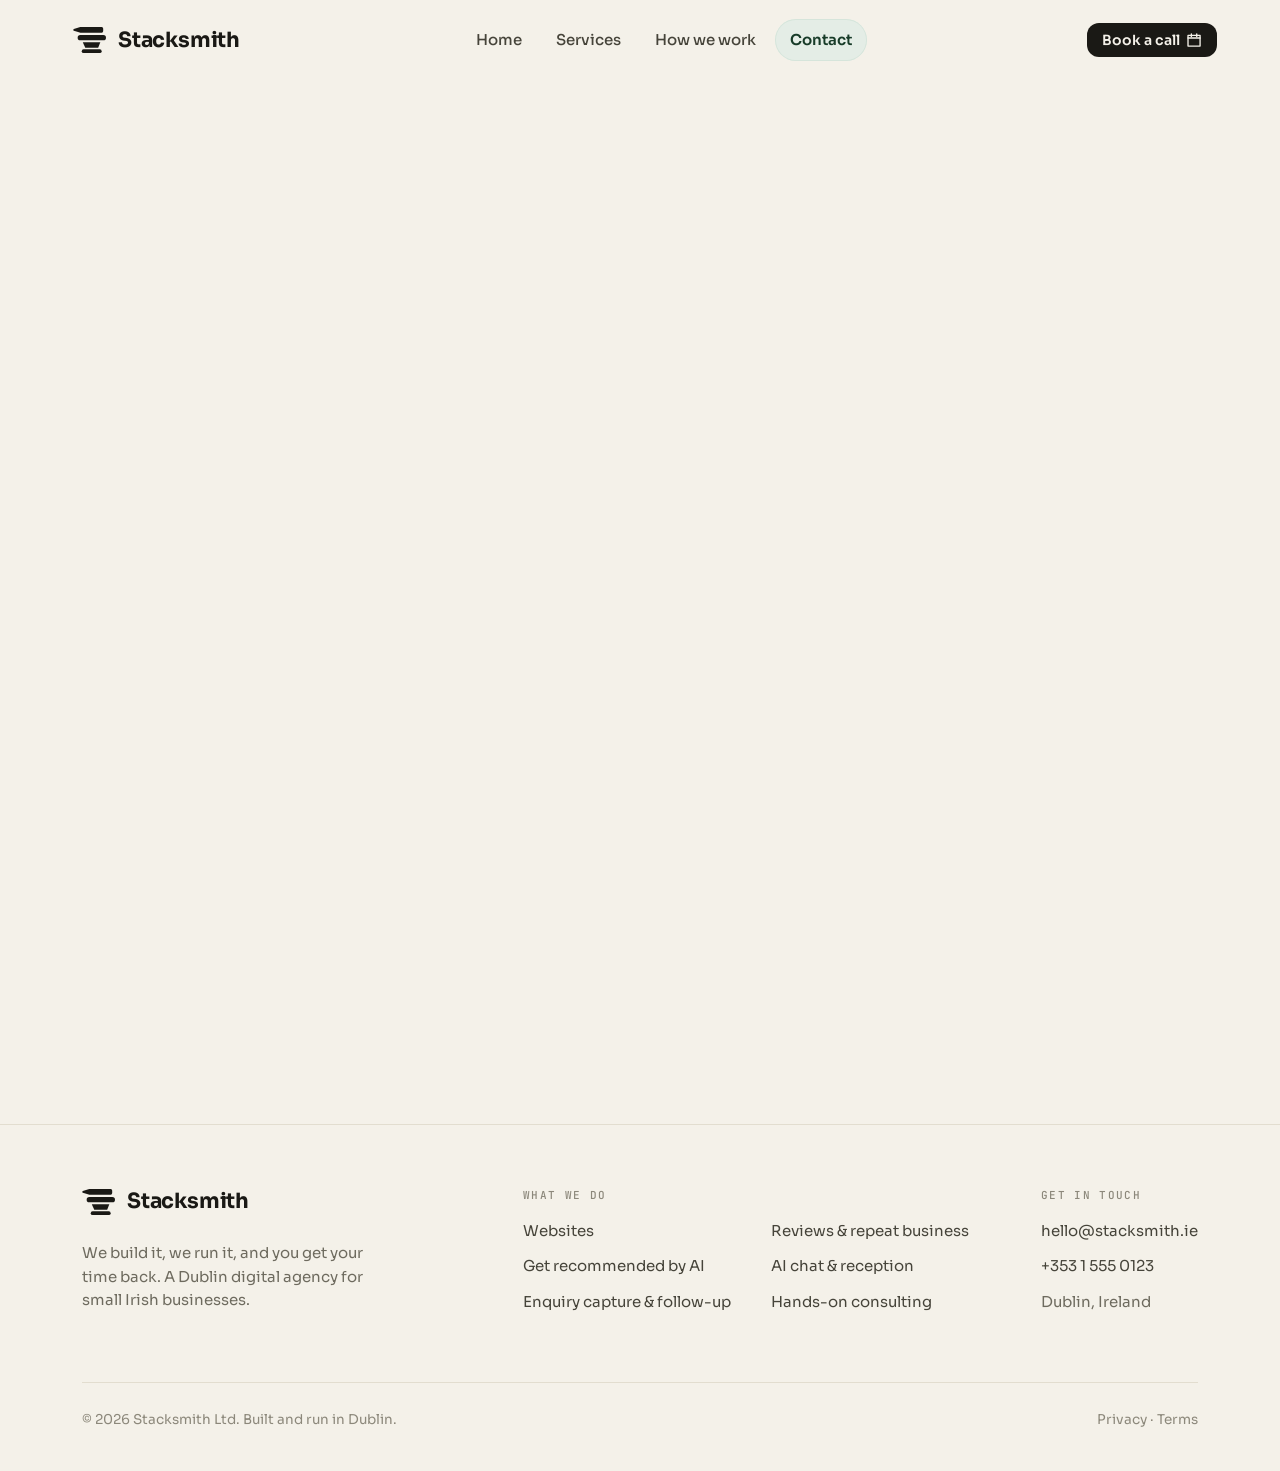
<file: contact.html>
<!DOCTYPE html>
<html lang="en">
<head>
<meta charset="utf-8">
<meta name="viewport" content="width=device-width, initial-scale=1">
<title>Contact · Stacksmith</title>
<meta name="description" content="Tell us what's not working. Fill this in and we'll come back within one working day. Plain English, no jargon.">
<link rel="icon" href="assets/stacksmith-logo.png">
<!-- REMIX: social sharing meta -->
<meta property="og:type" content="website">
<meta property="og:title" content="Contact · Stacksmith">
<meta property="og:description" content="Tell us what's not working. We'll come back within one working day.">
<meta property="og:url" content="https://stacksmith.ie/contact.html">
<meta name="twitter:card" content="summary">
<!-- REMIX: fonts loaded from the head instead of a CSS @import, so they start downloading immediately -->
<link rel="preconnect" href="https://fonts.googleapis.com">
<link rel="preconnect" href="https://fonts.gstatic.com" crossorigin>
<link href="https://fonts.googleapis.com/css2?family=Sora:wght@300..800&family=JetBrains+Mono:wght@400;500;700&display=swap" rel="stylesheet">
<link rel="stylesheet" href="css/tokens.css">
<link rel="stylesheet" href="css/components.css">
<link rel="stylesheet" href="css/site.css">
<link rel="stylesheet" href="css/remix.css">
</head>
<body>
<div style="background:var(--paper); color:var(--ink-700); font-family:var(--font-sans); min-height:100%;">

  <!-- ============ HEADER ============ -->
  <header class="site-header">
    <div class="container bar">
      <a href="index.html" style="display:flex; align-items:center; text-decoration:none;">
        <span class="ss-logo">
          <span class="ss-logo__mark" style="height:26px;">
            <svg viewBox="0 0 64 50" height="26" width="33" fill="currentColor" xmlns="http://www.w3.org/2000/svg" aria-hidden="true">
              <path d="M14 0 H55.6 Q58.6 0 58.6 3 V7.7 Q58.6 10.7 55.6 10.7 H14.5 L1.6 6.9 Q-0.5 5.4 1.6 3.9 Z"/>
              <rect x="9" y="15.3" width="55" height="10.2" rx="5.1"/>
              <path d="M19 29.5 H53 L48.8 39.9 H23.8 Z"/>
              <rect x="16.9" y="43" width="38.7" height="7.2" rx="3.6"/>
            </svg>
          </span>
          <span class="ss-logo__word" style="font-size:21px;">Stacksmith</span>
        </span>
      </a>
      <nav class="site-nav">
        <a href="index.html">Home</a>
        <a href="services.html">Services</a>
        <a href="how-we-work.html">How we work</a>
        <a href="contact.html" aria-current="page">Contact</a>
      </nav>
      <div class="cta-wrap" style="display:flex; align-items:center;">
        <a class="ss-btn ss-btn--primary ss-btn--sm" href="#book">Book a call <span class="ss-btn__icon"><svg viewBox="0 0 24 24" fill="none" stroke="currentColor" stroke-width="2" stroke-linecap="round" stroke-linejoin="round"><path d="M3 5h18v16H3z"/><path d="M3 9h18"/><path d="M8 3v4"/><path d="M16 3v4"/></svg></span></a>
      </div>
      <!-- REMIX: mobile nav toggle (shown under 700px) -->
      <button class="ss-navtoggle" aria-expanded="false" aria-controls="mobile-nav" aria-label="Menu">
        <svg class="ic-open" viewBox="0 0 24 24" fill="none" stroke="currentColor" stroke-width="2" stroke-linecap="round"><path d="M4 7h16"/><path d="M4 12h16"/><path d="M4 17h16"/></svg>
        <svg class="ic-close" viewBox="0 0 24 24" fill="none" stroke="currentColor" stroke-width="2" stroke-linecap="round"><path d="M6 6l12 12"/><path d="M18 6L6 18"/></svg>
      </button>
    </div>
    <!-- REMIX: mobile nav panel -->
    <div class="ss-mobilenav" id="mobile-nav">
      <a href="index.html">Home</a>
      <a href="services.html">Services</a>
      <a href="how-we-work.html">How we work</a>
      <a href="contact.html" aria-current="page">Contact</a>
      <a class="ss-mobilenav__cta" href="#book">Book a call</a>
    </div>
  </header>

  <!-- ============ CONTACT ============ -->
  <section id="book" style="padding:88px 0 96px; scroll-margin-top:72px;">
    <div class="container">
      <div class="ss-reveal" style="max-width:760px; margin-bottom:48px;">
        <span class="ss-section-label">Book a call</span>
        <h1 style="font-family:var(--font-display); font-size:clamp(40px,5vw,68px); line-height:1.04; letter-spacing:-0.025em; font-weight:600; margin:18px 0 0; color:var(--ink); text-wrap:balance;">Tell us what's not working.</h1>
        <p style="font-size:20px; line-height:1.55; color:var(--ink-500); max-width:560px; margin:24px 0 0;">Fill this in and we'll come back within one working day. Plain English, no jargon.</p>
      </div>

      <div class="split2" style="gap:64px; align-items:start;">

        <!-- LEFT: form / thank-you -->
        <div class="ss-reveal">
          <div id="form-sent" style="display:none; text-align:center; padding:48px 24px;">
            <div style="width:64px; height:64px; border-radius:999px; background:var(--forest-tint); color:var(--forest); display:flex; align-items:center; justify-content:center; margin:0 auto 22px;"><svg viewBox="0 0 24 24" width="30" height="30" fill="none" stroke="currentColor" stroke-width="2" stroke-linecap="round" stroke-linejoin="round"><path d="M12 3a9 9 0 1 0 0 18 9 9 0 0 0 0-18"/><path d="M8.5 12l2.5 2.5 4.5-5"/></svg></div>
            <h3 style="font-family:var(--font-display); font-size:30px; font-weight:600; margin:0 0 10px; color:var(--ink);">Got it, thanks.</h3>
            <p style="color:var(--ink-500); font-size:17px; max-width:360px; margin:0 auto 24px; line-height:1.55;">We'll be in touch within one working day, usually sooner. Talk soon.</p>
            <button id="send-another" class="ss-btn ss-btn--secondary ss-btn--md" type="button">Send another</button>
          </div>
          <form id="contact-form" style="display:flex; flex-direction:column; gap:18px;">
            <div class="form-2col" style="display:grid; grid-template-columns:1fr 1fr; gap:16px;">
              <div class="ss-field">
                <label class="ss-label" for="f-name">Your name<span class="ss-label__req">*</span></label>
                <input class="ss-input" id="f-name" name="name" required>
              </div>
              <div class="ss-field">
                <label class="ss-label" for="f-business">Business name</label>
                <input class="ss-input" id="f-business" name="business">
              </div>
            </div>
            <div class="form-2col" style="display:grid; grid-template-columns:1fr 1fr; gap:16px;">
              <div class="ss-field">
                <label class="ss-label" for="f-email">Email<span class="ss-label__req">*</span></label>
                <div class="ss-input-wrap">
                  <span class="ss-input-wrap__prefix"><svg viewBox="0 0 24 24" fill="none" stroke="currentColor" stroke-width="2" stroke-linecap="round" stroke-linejoin="round"><path d="M3 6h18v12H3z"/><path d="m3 7 9 6 9-6"/></svg></span>
                  <input class="ss-input ss-input--has-prefix" id="f-email" name="email" type="email" required>
                </div>
              </div>
              <div class="ss-field">
                <label class="ss-label" for="f-phone">Phone</label>
                <input class="ss-input" id="f-phone" name="phone" type="tel">
              </div>
            </div>
            <div class="ss-field">
              <label class="ss-label" for="f-need">What do you need most?</label>
              <div class="ss-select-wrap">
                <select class="ss-select" id="f-need" name="need">
                  <option value="" disabled selected>Choose one</option>
                  <option>A website that captures enquiries</option>
                  <option>More reviews</option>
                  <option>An AI receptionist</option>
                  <option>An AI chatbot</option>
                  <option>Repeat-customer campaigns</option>
                  <option>Getting recommended by AI</option>
                  <option>Not sure. That's the call</option>
                </select>
                <span class="ss-select-wrap__chev"><svg viewBox="0 0 24 24" fill="none" stroke="currentColor" stroke-width="2" stroke-linecap="round" stroke-linejoin="round"><path d="M6 9l6 6 6-6"/></svg></span>
              </div>
            </div>
            <div class="ss-field">
              <label class="ss-label" for="f-message">What's letting you down right now?</label>
              <textarea class="ss-textarea" id="f-message" name="message" rows="4"></textarea>
            </div>
            <label class="ss-check">
              <input type="checkbox" name="copy" checked>
              <span class="ss-check__box"><svg viewBox="0 0 24 24" fill="none" stroke="currentColor" stroke-width="3" stroke-linecap="round" stroke-linejoin="round"><path d="M20 6 9 17l-5-5"/></svg></span>
              Email me a copy of what I sent
            </label>
            <div>
              <button class="ss-btn ss-btn--primary ss-btn--lg" type="submit">Send and book the call <span class="ss-btn__icon"><svg viewBox="0 0 24 24" fill="none" stroke="currentColor" stroke-width="2" stroke-linecap="round" stroke-linejoin="round"><path d="M5 12h14"/><path d="M13 6l6 6-6 6"/></svg></span></button>
            </div>
          </form>
        </div>

        <!-- RIGHT: reassurance -->
        <div style="display:flex; flex-direction:column; gap:22px;">
          <div class="ss-reveal" style="animation-range:entry 4% cover 20%; display:flex; gap:14px; align-items:flex-start;">
            <span style="flex:none; width:38px; height:38px; border-radius:10px; background:var(--forest-tint); color:var(--forest); display:flex; align-items:center; justify-content:center;"><svg viewBox="0 0 24 24" width="19" height="19" fill="none" stroke="currentColor" stroke-width="2" stroke-linecap="round" stroke-linejoin="round"><path d="M22 16.9v3a2 2 0 0 1-2.2 2 19.8 19.8 0 0 1-8.6-3.1 19.5 19.5 0 0 1-6-6A19.8 19.8 0 0 1 2.1 4.2 2 2 0 0 1 4.1 2h3a2 2 0 0 1 2 1.7c.1.9.3 1.8.6 2.7a2 2 0 0 1-.5 2.1L8 9.8a16 16 0 0 0 6 6l1.3-1.3a2 2 0 0 1 2.1-.5c.9.3 1.8.5 2.7.6a2 2 0 0 1 1.7 2z"/></svg></span>
            <div>
              <h5 style="font-family:var(--font-sans); font-size:16px; margin:2px 0 4px; color:var(--ink); font-weight:600;">A real conversation</h5>
              <p style="font-size:15px; color:var(--ink-500); margin:0; line-height:1.5;">No sales script. We ask how the business runs and where work goes missing.</p>
            </div>
          </div>
          <div class="ss-reveal" style="animation-range:entry 10% cover 26%; display:flex; gap:14px; align-items:flex-start;">
            <span style="flex:none; width:38px; height:38px; border-radius:10px; background:var(--forest-tint); color:var(--forest); display:flex; align-items:center; justify-content:center;"><svg viewBox="0 0 24 24" width="19" height="19" fill="none" stroke="currentColor" stroke-width="2" stroke-linecap="round" stroke-linejoin="round"><path d="M12 3a9 9 0 1 0 0 18 9 9 0 0 0 0-18"/><path d="M12 7v5l3 2"/></svg></span>
            <div>
              <h5 style="font-family:var(--font-sans); font-size:16px; margin:2px 0 4px; color:var(--ink); font-weight:600;">Fifteen minutes</h5>
              <p style="font-size:15px; color:var(--ink-500); margin:0; line-height:1.5;">That's all it takes to tell you what we'd build first and what it'd cost.</p>
            </div>
          </div>
          <div class="ss-reveal" style="animation-range:entry 16% cover 32%; display:flex; gap:14px; align-items:flex-start;">
            <span style="flex:none; width:38px; height:38px; border-radius:10px; background:var(--forest-tint); color:var(--forest); display:flex; align-items:center; justify-content:center;"><svg viewBox="0 0 24 24" width="19" height="19" fill="none" stroke="currentColor" stroke-width="2" stroke-linecap="round" stroke-linejoin="round"><path d="M12 3l7.5 2.8v5.7c0 4.6-3.2 7.6-7.5 8.7-4.3-1.1-7.5-4.1-7.5-8.7V5.8z"/><path d="M9 12l2 2 4-4"/></svg></span>
            <div>
              <h5 style="font-family:var(--font-sans); font-size:16px; margin:2px 0 4px; color:var(--ink); font-weight:600;">No obligation</h5>
              <p style="font-size:15px; color:var(--ink-500); margin:0; line-height:1.5;">If it's not a fit, we'll say so. You'll leave knowing more either way.</p>
            </div>
          </div>
          <div class="ss-reveal" style="animation-range:entry 22% cover 38%; background:var(--ink); border-radius:var(--radius-xl); padding:32px;">
            <div style="display:flex; align-items:center; gap:10px; margin-bottom:14px;"><span style="width:22px; height:2px; background:var(--on-ink-muted); border-radius:2px;"></span><span style="font-family:var(--font-mono); font-size:11px; letter-spacing:.12em; text-transform:uppercase; color:var(--on-ink-muted);">What happens next</span></div>
            <p style="font-family:var(--font-display); font-weight:500; font-size:24px; line-height:1.3; color:var(--on-ink); margin:0;">We map how your business actually runs, build the automations that matter most, and then run them for you.</p>
          </div>
        </div>

      </div>
    </div>
  </section>

  <!-- ============ FOOTER ============ -->
  <footer style="border-top:1px solid var(--line); padding:64px 0 40px;">
    <div class="container">
      <div style="display:flex; justify-content:space-between; gap:48px; flex-wrap:wrap;">
        <div style="max-width:300px;">
          <span class="ss-logo">
            <span class="ss-logo__mark" style="height:26px;">
              <svg viewBox="0 0 64 50" height="26" width="33" fill="currentColor" xmlns="http://www.w3.org/2000/svg" aria-hidden="true">
                <path d="M14 0 H55.6 Q58.6 0 58.6 3 V7.7 Q58.6 10.7 55.6 10.7 H14.5 L1.6 6.9 Q-0.5 5.4 1.6 3.9 Z"/>
                <rect x="9" y="15.3" width="55" height="10.2" rx="5.1"/>
                <path d="M19 29.5 H53 L48.8 39.9 H23.8 Z"/>
                <rect x="16.9" y="43" width="38.7" height="7.2" rx="3.6"/>
              </svg>
            </span>
            <span class="ss-logo__word" style="font-size:21px;">Stacksmith</span>
          </span>
          <p style="color:var(--ink-500); font-size:15px; line-height:1.55; margin:18px 0 0;">We build it, we run it, and you get your time back. A Dublin digital agency for small Irish businesses.</p>
        </div>
        <div style="display:flex; gap:72px; flex-wrap:wrap;">
          <div>
            <h5 style="font-family:var(--font-mono); font-size:11px; letter-spacing:.12em; text-transform:uppercase; color:var(--ink-400); margin:0 0 16px; font-weight:500;">What we do</h5>
            <div style="display:flex; gap:40px; flex-wrap:wrap;">
              <div>
                <a href="services.html#websites" style="display:block; font-size:15px; color:var(--ink-700); margin-bottom:11px; text-decoration:none;">Websites</a>
                <a href="services.html#ai-visibility" style="display:block; font-size:15px; color:var(--ink-700); margin-bottom:11px; text-decoration:none;">Get recommended by AI</a>
                <a href="services.html#enquiry-capture" style="display:block; font-size:15px; color:var(--ink-700); margin-bottom:11px; text-decoration:none;">Enquiry capture &amp; follow-up</a>
              </div>
              <div>
                <a href="services.html#reviews" style="display:block; font-size:15px; color:var(--ink-700); margin-bottom:11px; text-decoration:none;">Reviews &amp; repeat business</a>
                <a href="services.html#ai-layer" style="display:block; font-size:15px; color:var(--ink-700); margin-bottom:11px; text-decoration:none;">AI chat &amp; reception</a>
                <a href="services.html#consulting" style="display:block; font-size:15px; color:var(--ink-700); margin-bottom:11px; text-decoration:none;">Hands-on consulting</a>
              </div>
            </div>
          </div>
          <div>
            <h5 style="font-family:var(--font-mono); font-size:11px; letter-spacing:.12em; text-transform:uppercase; color:var(--ink-400); margin:0 0 16px; font-weight:500;">Get in touch</h5>
            <a href="mailto:hello@stacksmith.ie" style="display:block; font-size:15px; color:var(--ink-700); margin-bottom:11px; text-decoration:none;">hello@stacksmith.ie</a>
            <a href="tel:+35315550123" style="display:block; font-size:15px; color:var(--ink-700); margin-bottom:11px; text-decoration:none;">+353 1 555 0123</a>
            <span style="display:block; font-size:15px; color:var(--ink-500);">Dublin, Ireland</span>
          </div>
        </div>
      </div>
      <div style="display:flex; justify-content:space-between; align-items:center; margin-top:56px; padding-top:26px; border-top:1px solid var(--line); flex-wrap:wrap; gap:12px;">
        <span style="font-size:13.5px; color:var(--ink-400);">© 2026 Stacksmith Ltd. Built and run in Dublin.</span>
        <span style="font-size:13.5px; color:var(--ink-400);"><a href="privacy.html" class="ss-legal">Privacy</a> · <a href="terms.html" class="ss-legal">Terms</a></span>
      </div>
    </div>
  </footer>

</div>
<script src="js/main.js"></script>
<script src="js/remix.js"></script>
</body>
</html>
</file>
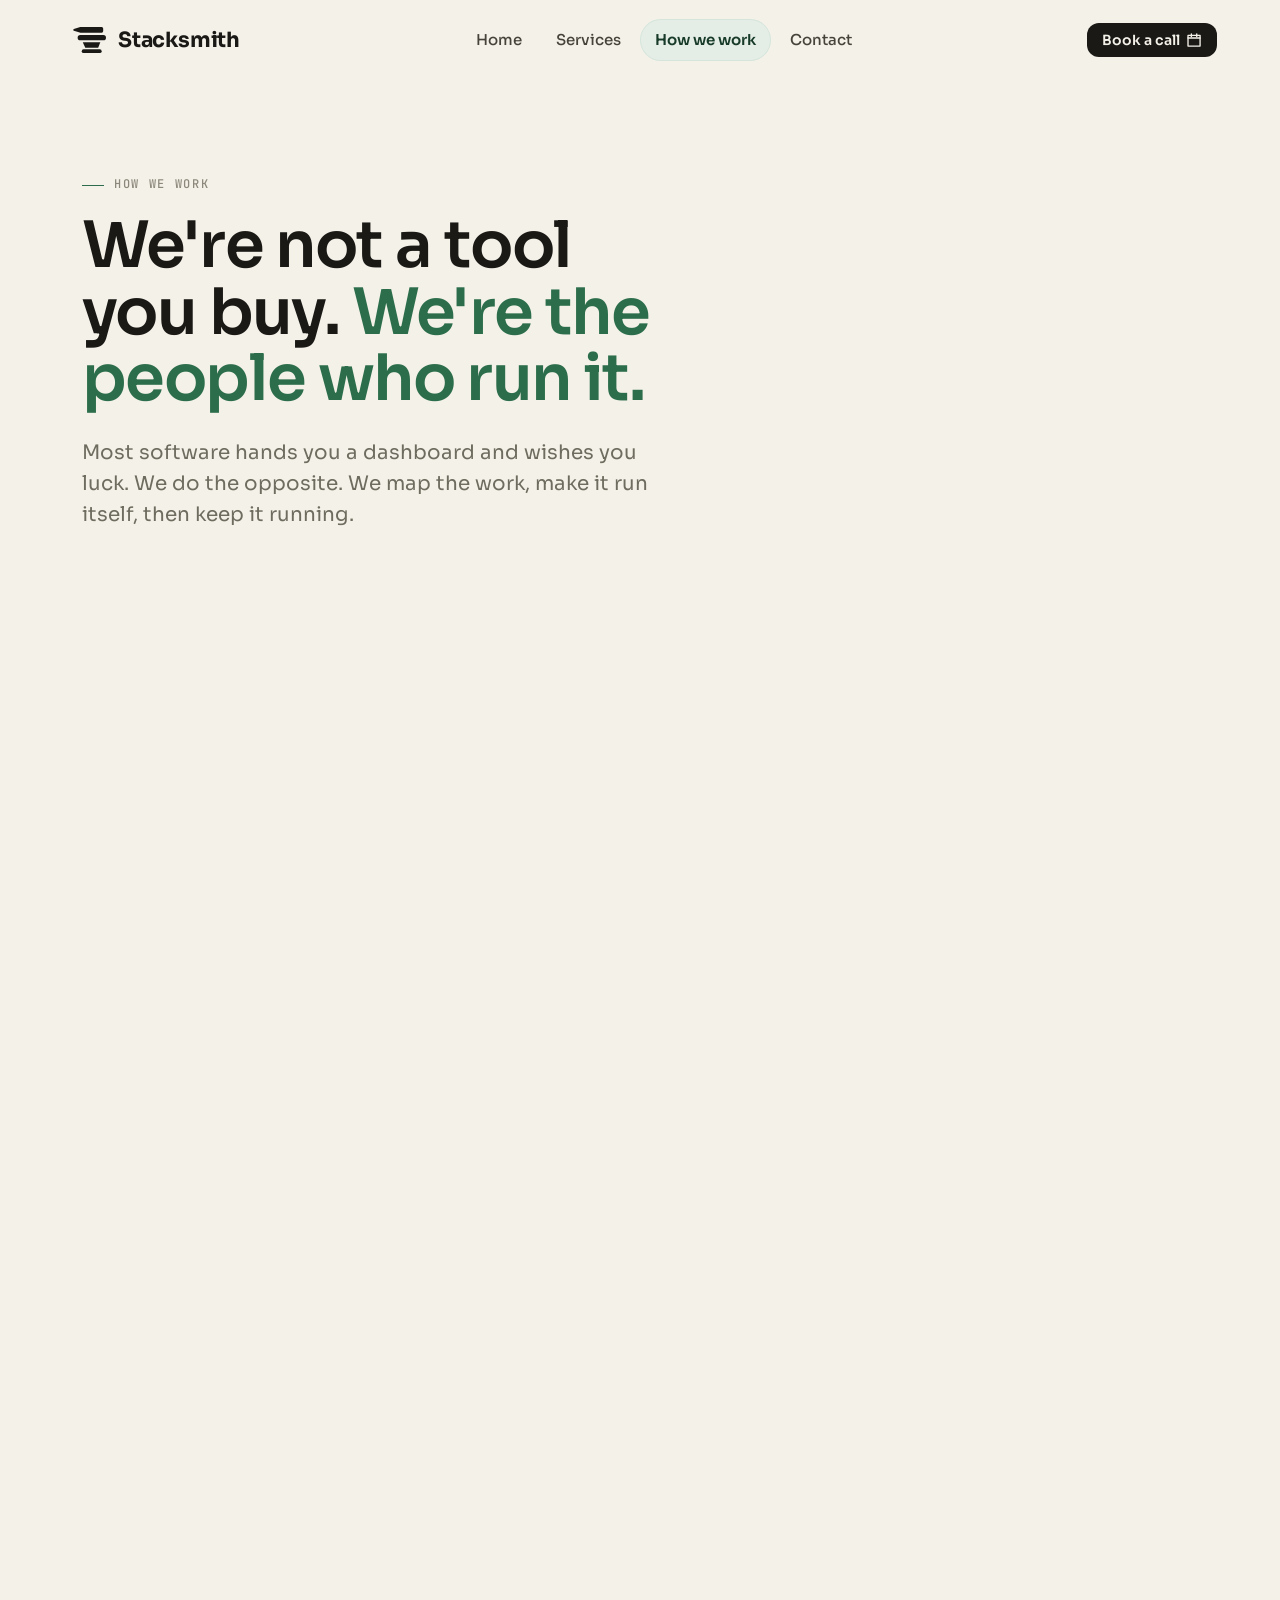
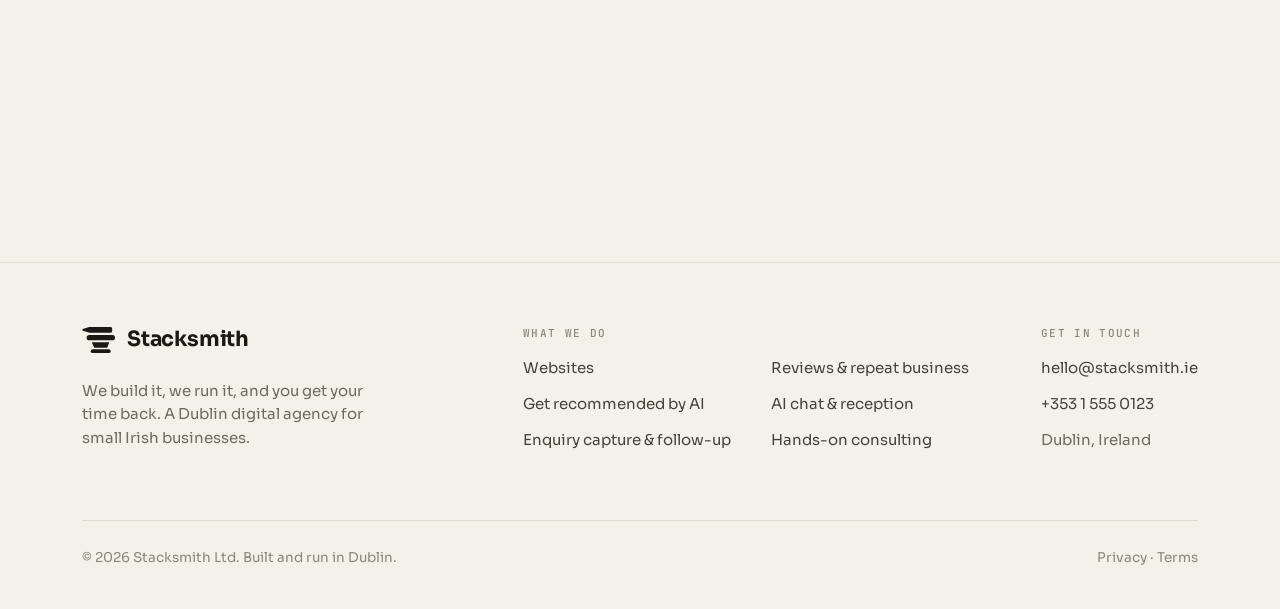
<file: how-we-work.html>
<!DOCTYPE html>
<html lang="en">
<head>
<meta charset="utf-8">
<meta name="viewport" content="width=device-width, initial-scale=1">
<title>How we work · Stacksmith</title>
<meta name="description" content="We're not a tool you buy. We map the work, make it run itself, then keep it running.">
<link rel="icon" href="assets/stacksmith-logo.png">
<!-- REMIX: social sharing meta -->
<meta property="og:type" content="website">
<meta property="og:title" content="How we work · Stacksmith">
<meta property="og:description" content="We map the work, make it run itself, then keep it running.">
<meta property="og:url" content="https://stacksmith.ie/how-we-work.html">
<meta name="twitter:card" content="summary">
<!-- REMIX: fonts loaded from the head instead of a CSS @import, so they start downloading immediately -->
<link rel="preconnect" href="https://fonts.googleapis.com">
<link rel="preconnect" href="https://fonts.gstatic.com" crossorigin>
<link href="https://fonts.googleapis.com/css2?family=Sora:wght@300..800&family=JetBrains+Mono:wght@400;500;700&display=swap" rel="stylesheet">
<link rel="stylesheet" href="css/tokens.css">
<link rel="stylesheet" href="css/components.css">
<link rel="stylesheet" href="css/site.css">
<link rel="stylesheet" href="css/remix.css">
</head>
<body>
<div style="background:var(--paper); color:var(--ink-700); font-family:var(--font-sans); min-height:100%;">

  <!-- ============ HEADER ============ -->
  <header class="site-header">
    <div class="container bar">
      <a href="index.html" style="display:flex; align-items:center; text-decoration:none;">
        <span class="ss-logo">
          <span class="ss-logo__mark" style="height:26px;">
            <svg viewBox="0 0 64 50" height="26" width="33" fill="currentColor" xmlns="http://www.w3.org/2000/svg" aria-hidden="true">
              <path d="M14 0 H55.6 Q58.6 0 58.6 3 V7.7 Q58.6 10.7 55.6 10.7 H14.5 L1.6 6.9 Q-0.5 5.4 1.6 3.9 Z"/>
              <rect x="9" y="15.3" width="55" height="10.2" rx="5.1"/>
              <path d="M19 29.5 H53 L48.8 39.9 H23.8 Z"/>
              <rect x="16.9" y="43" width="38.7" height="7.2" rx="3.6"/>
            </svg>
          </span>
          <span class="ss-logo__word" style="font-size:21px;">Stacksmith</span>
        </span>
      </a>
      <nav class="site-nav">
        <a href="index.html">Home</a>
        <a href="services.html">Services</a>
        <a href="how-we-work.html" aria-current="page">How we work</a>
        <a href="contact.html">Contact</a>
      </nav>
      <div class="cta-wrap" style="display:flex; align-items:center;">
        <a class="ss-btn ss-btn--primary ss-btn--sm" href="contact.html">Book a call <span class="ss-btn__icon"><svg viewBox="0 0 24 24" fill="none" stroke="currentColor" stroke-width="2" stroke-linecap="round" stroke-linejoin="round"><path d="M3 5h18v16H3z"/><path d="M3 9h18"/><path d="M8 3v4"/><path d="M16 3v4"/></svg></span></a>
      </div>
      <!-- REMIX: mobile nav toggle (shown under 700px) -->
      <button class="ss-navtoggle" aria-expanded="false" aria-controls="mobile-nav" aria-label="Menu">
        <svg class="ic-open" viewBox="0 0 24 24" fill="none" stroke="currentColor" stroke-width="2" stroke-linecap="round"><path d="M4 7h16"/><path d="M4 12h16"/><path d="M4 17h16"/></svg>
        <svg class="ic-close" viewBox="0 0 24 24" fill="none" stroke="currentColor" stroke-width="2" stroke-linecap="round"><path d="M6 6l12 12"/><path d="M18 6L6 18"/></svg>
      </button>
    </div>
    <!-- REMIX: mobile nav panel -->
    <div class="ss-mobilenav" id="mobile-nav">
      <a href="index.html">Home</a>
      <a href="services.html">Services</a>
      <a href="how-we-work.html" aria-current="page">How we work</a>
      <a href="contact.html">Contact</a>
      <a class="ss-mobilenav__cta" href="contact.html">Book a call</a>
    </div>
  </header>

  <!-- ============ PAGE INTRO ============ -->
  <section style="padding:88px 0 8px;">
    <div class="container">
      <div style="max-width:760px;">
        <span class="ss-section-label">How we work</span>
        <h1 style="font-family:var(--font-display); font-size:clamp(40px,5vw,68px); line-height:1.04; letter-spacing:-0.025em; font-weight:600; margin:18px 0 0; color:var(--ink); text-wrap:balance;">We're not a tool you buy. <em style="font-style:normal; color:var(--forest);">We're the people who run it.</em></h1>
        <p style="font-size:20px; line-height:1.55; color:var(--ink-500); max-width:600px; margin:24px 0 0;">Most software hands you a dashboard and wishes you luck. We do the opposite. We map the work, make it run itself, then keep it running.</p>
      </div>
    </div>
  </section>

  <!-- ============ ONBOARDING STORY DECK ============
       Five auto-playing scenes: the sit-down → the plan → the build →
       the system → we run it. Loops continuously while in view with
       cinematic scene transitions (driver in main.js). -->
  <section style="padding:40px 0 8px;">
    <div class="container ss-reveal">
      <div class="hw-deck" id="hw-deck">
        <p class="sr-only">How onboarding works: we sit down together and listen, you tell us what you need and we sort it into one plan, we build the system around how your customers actually talk, we wire it up to run itself, then we run it for you.</p>
        <div class="hw-deck__stage" aria-hidden="true">
          <span class="hw-deck__cap">Onboarding · how it feels</span>
          <i class="hwd-orb hwd-orb--mint"></i>
          <i class="hwd-orb hwd-orb--amber"></i>
          <i class="hwd-orb hwd-orb--blue"></i>
          <i class="hwd-ember" style="--x:8%; --dl:0s; --dr:11s"></i>
          <i class="hwd-ember hwd-ember--m" style="--x:22%; --dl:3.5s; --dr:13s"></i>
          <i class="hwd-ember" style="--x:38%; --dl:7s; --dr:12s"></i>
          <i class="hwd-ember hwd-ember--m" style="--x:55%; --dl:1.5s; --dr:14s"></i>
          <i class="hwd-ember" style="--x:70%; --dl:5s; --dr:10s"></i>
          <i class="hwd-ember" style="--x:84%; --dl:8.5s; --dr:13s"></i>
          <i class="hwd-ember hwd-ember--m" style="--x:93%; --dl:2.5s; --dr:12s"></i>

          <div class="hwd-scene hwd-scene--1">
            <span class="hwd-label hwd-el" style="--d:.15s"><b>01</b>The sit-down</span>
            <h3 class="hwd-line hwd-el" style="--d:.3s">We sit down and <em>listen</em>.</h3>
            <div class="hwd-meet hwd-el" style="--d:.55s">
              <span class="hwd-coin hwd-coin--s">S</span>
              <i class="hwd-link"><b></b></i>
              <span class="hwd-coin hwd-coin--b">B</span>
            </div>
            <div class="hwd-row">
              <div class="hwd-card hwd-cal hwd-el" style="--d:1.5s">
                <span class="hwd-cal__when">Tue · 10:00 · 30 min</span>
                <b>Discovery call</b>
                <span>Stacksmith × Brennan Tiling</span>
                <em>No obligation, no jargon</em>
              </div>
              <div class="hwd-card hwd-notes hwd-el" style="--d:2s">
                <b>What's eating your week?</b>
                <span class="hwd-pain hwd-pain--coral hwd-el" style="--d:2.6s"><i></i>quotes going out late</span>
                <span class="hwd-pain hwd-pain--amber hwd-el" style="--d:3.2s"><i></i>nobody chasing enquiries</span>
                <span class="hwd-pain hwd-pain--blue hwd-el" style="--d:3.8s"><i></i>reviews never asked for</span>
              </div>
            </div>
          </div>

          <div class="hwd-scene hwd-scene--2">
            <span class="hwd-label hwd-el" style="--d:.15s"><b>02</b>The plan</span>
            <h3 class="hwd-line hwd-el" style="--d:.3s">You tell us what you need. <em>We sort it.</em></h3>
            <div class="hwd-plan">
              <div class="hwd-want hwd-el" style="--d:.8s">
                <i class="hwd-ic hwd-ic--blue"><svg viewBox="0 0 24 24" width="16" height="16" fill="none" stroke="currentColor" stroke-width="2" stroke-linecap="round" stroke-linejoin="round"><circle cx="12" cy="12" r="10"/><path d="M2 12h20"/><path d="M12 2a15.3 15.3 0 0 1 4 10 15.3 15.3 0 0 1-4 10 15.3 15.3 0 0 1-4-10 15.3 15.3 0 0 1 4-10z"/></svg></i>
                <span>A website that turns visitors into enquiries</span>
                <b class="hwd-check"><svg viewBox="0 0 24 24" width="12" height="12" fill="none" stroke="currentColor" stroke-width="3.4" stroke-linecap="round" stroke-linejoin="round"><path d="M20 6 9 17l-5-5"/></svg></b>
              </div>
              <div class="hwd-want hwd-el" style="--d:1.6s">
                <i class="hwd-ic hwd-ic--mint"><svg viewBox="0 0 24 24" width="16" height="16" fill="currentColor"><path d="M13 2 3 14h9l-1 8 10-12h-9l1-8z"/></svg></i>
                <span>Every enquiry answered in minutes</span>
                <b class="hwd-check"><svg viewBox="0 0 24 24" width="12" height="12" fill="none" stroke="currentColor" stroke-width="3.4" stroke-linecap="round" stroke-linejoin="round"><path d="M20 6 9 17l-5-5"/></svg></b>
              </div>
              <div class="hwd-want hwd-el" style="--d:2.4s">
                <i class="hwd-ic hwd-ic--gold"><svg viewBox="0 0 24 24" width="16" height="16" fill="currentColor"><path d="m12 2 3.09 6.26L22 9.27l-5 4.87 1.18 6.88L12 17.77l-6.18 3.25L7 14.14 2 9.27l6.91-1.01L12 2z"/></svg></i>
                <span>A review after every finished job</span>
                <b class="hwd-check"><svg viewBox="0 0 24 24" width="12" height="12" fill="none" stroke="currentColor" stroke-width="3.4" stroke-linecap="round" stroke-linejoin="round"><path d="M20 6 9 17l-5-5"/></svg></b>
              </div>
            </div>
            <span class="hwd-note hwd-el" style="--d:3.6s">One plan, one price — and you're on board.</span>
          </div>

          <div class="hwd-scene hwd-scene--3">
            <span class="hwd-label hwd-el" style="--d:.15s"><b>03</b>The build</span>
            <h3 class="hwd-line hwd-el" style="--d:.3s">We build it to sound like <em>you</em>.</h3>
            <div class="hwd-thread hwd-el" style="--d:.6s">
              <div class="hwd-thread__head">
                <span class="hwd-coin hwd-coin--b hwd-coin--sm">B</span>
                <b>Brennan Tiling → Sinéad</b>
                <span>SMS · in your voice</span>
              </div>
              <div class="hwd-msg">
                <div class="hwd-typing"><i></i><i></i><i></i></div>
                <div class="hwd-bubble">Hi Sinéad, thanks for getting in touch about the bathroom retile. Mark will call you today after 5.</div>
              </div>
              <span class="hwd-receipt">Delivered · 41s after the enquiry</span>
              <div class="hwd-reply">Perfect, thanks. Talk to Mark then.</div>
            </div>
            <span class="hwd-note hwd-el" style="--d:5.4s">Shaped by how your customers actually talk — not by a template.</span>
          </div>

          <div class="hwd-scene hwd-scene--4">
            <span class="hwd-label hwd-el" style="--d:.15s"><b>04</b>The system</span>
            <h3 class="hwd-line hwd-el" style="--d:.3s">Then we wire it up to <em>run itself</em>.</h3>
            <div class="hwd-pipe hwd-el" style="--d:.6s">
              <div class="hwd-node hwd-node--blue" style="--nd:.9s"><i><svg viewBox="0 0 24 24" width="18" height="18" fill="none" stroke="currentColor" stroke-width="2" stroke-linecap="round" stroke-linejoin="round"><path d="M22 12h-6l-2 3h-4l-2-3H2"/><path d="M5.45 5.11 2 12v6a2 2 0 0 0 2 2h16a2 2 0 0 0 2-2v-6l-3.45-6.89A2 2 0 0 0 16.76 4H7.24a2 2 0 0 0-1.79 1.11z"/></svg></i><span>Enquiry in</span></div>
              <i class="hwd-flow" style="--nd:1.5s"><b></b></i>
              <div class="hwd-node hwd-node--mint" style="--nd:2.1s"><i><svg viewBox="0 0 24 24" width="18" height="18" fill="currentColor"><path d="M13 2 3 14h9l-1 8 10-12h-9l1-8z"/></svg></i><span>Reply in 5 min</span></div>
              <i class="hwd-flow" style="--nd:2.7s"><b></b></i>
              <div class="hwd-node hwd-node--amber" style="--nd:3.3s"><i><svg viewBox="0 0 24 24" width="18" height="18" fill="none" stroke="currentColor" stroke-width="2" stroke-linecap="round" stroke-linejoin="round"><circle cx="12" cy="12" r="10"/><path d="M12 6v6l4 2"/></svg></i><span>Follow up</span></div>
              <i class="hwd-flow" style="--nd:3.9s"><b></b></i>
              <div class="hwd-node hwd-node--gold" style="--nd:4.5s"><i><svg viewBox="0 0 24 24" width="18" height="18" fill="currentColor"><path d="m12 2 3.09 6.26L22 9.27l-5 4.87 1.18 6.88L12 17.77l-6.18 3.25L7 14.14 2 9.27l6.91-1.01L12 2z"/></svg></i><span>Review asked</span></div>
            </div>
            <span class="hwd-note hwd-el" style="--d:5.2s">Same judgement, same words — now automatic.</span>
          </div>

          <div class="hwd-scene hwd-scene--5">
            <span class="hwd-label hwd-el" style="--d:.15s"><b>05</b>We run it</span>
            <h3 class="hwd-line hwd-el" style="--d:.3s">You get your <em>time back</em>.</h3>
            <div class="hwd-feed">
              <div class="hwd-toast hwd-toast--gold" style="--d:.8s"><i><svg viewBox="0 0 24 24" width="16" height="16" fill="currentColor"><path d="m12 2 3.09 6.26L22 9.27l-5 4.87 1.18 6.88L12 17.77l-6.18 3.25L7 14.14 2 9.27l6.91-1.01L12 2z"/></svg></i><div><b>New five-star review</b><span>"Sound job, tidy work." — Google</span></div><em>now</em></div>
              <div class="hwd-toast hwd-toast--blue" style="--d:1.7s"><i><svg viewBox="0 0 24 24" width="16" height="16" fill="none" stroke="currentColor" stroke-width="2" stroke-linecap="round" stroke-linejoin="round"><path d="M22 16.92v3a2 2 0 0 1-2.18 2 19.79 19.79 0 0 1-8.63-3.07 19.5 19.5 0 0 1-6-6 19.79 19.79 0 0 1-3.07-8.67A2 2 0 0 1 4.11 2h3a2 2 0 0 1 2 1.72 12.84 12.84 0 0 0 .7 2.81 2 2 0 0 1-.45 2.11L8.09 9.91a16 16 0 0 0 6 6l1.27-1.27a2 2 0 0 1 2.11-.45 12.84 12.84 0 0 0 2.81.7A2 2 0 0 1 22 16.92z"/></svg></i><div><b>Missed call rescued</b><span>Text-back sent in 28 seconds</span></div><em>2m</em></div>
              <div class="hwd-toast hwd-toast--amber" style="--d:2.6s"><i><svg viewBox="0 0 24 24" width="16" height="16" fill="none" stroke="currentColor" stroke-width="2" stroke-linecap="round" stroke-linejoin="round"><rect x="3" y="4" width="18" height="18" rx="2"/><path d="M16 2v4M8 2v4M3 10h18"/></svg></i><div><b>Follow-up booked</b><span>Thursday · 09:30</span></div><em>5m</em></div>
            </div>
            <span class="hwd-note hwd-el" style="--d:3.8s"><i class="hwd-live"></i>Watched by Stacksmith, week in, week out</span>
          </div>

        </div>
      </div>
    </div>
  </section>

  <!-- ============ EXAMPLE SYSTEM ============ -->
  <section style="padding:40px 0 24px;">
    <div class="container ss-reveal">
      <div class="ss-card ss-card--raised">
        <div style="font-family:var(--font-mono); font-size:11px; letter-spacing:.12em; text-transform:uppercase; color:var(--ink-400); margin-bottom:22px;">A system we'd build for a tradesperson</div>
        <div class="hw-rail" id="hw-rail">
          <i class="hw-rail__ball" aria-hidden="true"></i>
          <span class="hw-rail__stop"><i class="hw-rail__dot" aria-hidden="true"></i><em>Enquiry in</em></span>
          <span class="hw-rail__stop"><i class="hw-rail__dot" aria-hidden="true"></i><em>Filter</em></span>
          <span class="hw-rail__stop"><i class="hw-rail__dot" aria-hidden="true"></i><em>Reply in 5 min</em></span>
          <span class="hw-rail__stop"><i class="hw-rail__dot" aria-hidden="true"></i><em>Wait 2 days</em></span>
          <span class="hw-rail__stop"><i class="hw-rail__dot" aria-hidden="true"></i><em>Follow up</em></span>
          <span class="hw-rail__stop"><i class="hw-rail__dot" aria-hidden="true"></i><em>Ask for review</em></span>
        </div>
        <p style="color:var(--ink-500); font-size:16px; margin:22px 0 0; max-width:660px; line-height:1.6;">An enquiry comes in. It gets answered in minutes, followed up if it goes quiet and, once the job's done, turned into a review. You didn't touch any of it.</p>
      </div>
    </div>
  </section>

  <!-- ============ THREE STEPS ============ -->
  <section style="padding:48px 0 80px;">
    <div class="container">
      <div class="ss-reveal grid3 hw-steps" style="gap:22px;">
        <div class="ss-spot hw-step">
          <span style="font-family:var(--font-mono); font-size:12px; color:var(--forest); letter-spacing:.1em;">01</span>
          <h4 style="font-family:var(--font-display); font-size:24px; font-weight:600; margin:16px 0 10px; color:var(--ink);">We map your operation</h4>
          <p style="color:var(--ink-500); font-size:16px; line-height:1.6; margin:0;">First we map how the work actually flows: who calls, what they ask, what makes them book, and where enquiries go missing. That's what tells us which automations to build first.</p>
          <div class="hw-vig" aria-hidden="true">
            <div class="hw-vig__sms"><b>Brennan Tiling <span>SMS · worth automating</span></b><p>Hi Sinéad, thanks for getting in touch about the bathroom retile. Mark will call you today.</p></div>
          </div>
        </div>
        <div class="ss-spot hw-step">
          <span style="font-family:var(--font-mono); font-size:12px; color:var(--forest); letter-spacing:.1em;">02</span>
          <h4 style="font-family:var(--font-display); font-size:24px; font-weight:600; margin:16px 0 10px; color:var(--ink);">We turn it into a system</h4>
          <p style="color:var(--ink-500); font-size:16px; line-height:1.6; margin:0;">Once we know the shape of it, we wire it up to keep happening on its own. The same judgement you'd use, running quietly in the background. Nothing for you to learn or open.</p>
          <div class="hw-vig" aria-hidden="true">
            <div class="hw-vig__flow">
              <span class="hw-flowword">Enquiry in</span>
              <svg viewBox="0 0 24 24" width="13" height="13" fill="none" stroke="currentColor" stroke-width="2" stroke-linecap="round" stroke-linejoin="round"><path d="M5 12h14"/><path d="M13 6l6 6-6 6"/></svg>
              <span class="hw-flowword">Reply in 5 min</span>
              <svg viewBox="0 0 24 24" width="13" height="13" fill="none" stroke="currentColor" stroke-width="2" stroke-linecap="round" stroke-linejoin="round"><path d="M5 12h14"/><path d="M13 6l6 6-6 6"/></svg>
              <span class="hw-flowword">Follow up</span>
            </div>
            <span class="hw-vig__note">now automatic</span>
          </div>
        </div>
        <div class="ss-spot hw-step">
          <span style="font-family:var(--font-mono); font-size:12px; color:var(--forest); letter-spacing:.1em;">03</span>
          <h4 style="font-family:var(--font-display); font-size:24px; font-weight:600; margin:16px 0 10px; color:var(--ink);">We run it for you</h4>
          <p style="color:var(--ink-500); font-size:16px; line-height:1.6; margin:0;">We keep watching it. When something changes (a new service, a busy season, a tool that breaks) we adjust it. You never get handed a thing to maintain.</p>
          <div class="hw-vig" aria-hidden="true">
            <div class="hw-vig__status">
              <span><i></i>Review request · delivered</span>
              <span><i></i>Missed call · text-back sent</span>
              <span><i></i>Watched by Stacksmith</span>
            </div>
          </div>
        </div>
      </div>
    </div>
  </section>

  <!-- ============ REMIX: THE FIRST MONTH ============ -->
  <section style="padding:0 0 96px; background:var(--paper-tint); padding-top:80px;">
    <div class="container">
      <div class="ss-reveal" style="max-width:640px;">
        <span class="ss-section-label">The first month</span>
        <h2 style="font-family:var(--font-display); font-size:clamp(30px,3.4vw,42px); line-height:1.08; letter-spacing:-0.02em; font-weight:600; margin:16px 0 0; color:var(--ink);">What actually happens after you say go.</h2>
      </div>
      <div class="ss-reveal hw-weeks">
        <div class="hw-week">
          <div class="hw-week__bar"><i class="ss-seqline"></i></div>
          <span class="hw-week__label">Week 1</span>
          <p>We sit with you, learn how enquiries actually flow, and map what to automate first.</p>
        </div>
        <div class="hw-week">
          <div class="hw-week__bar"><i class="ss-seqline"></i></div>
          <span class="hw-week__label">Week 2</span>
          <p>The first system goes live, handling the work we mapped together.</p>
        </div>
        <div class="hw-week">
          <div class="hw-week__bar"><i class="ss-seqline"></i></div>
          <span class="hw-week__label">Week 3</span>
          <p>We tune it on real enquiries and real customers, not test data.</p>
        </div>
        <div class="hw-week">
          <div class="hw-week__bar"><i class="ss-seqline"></i></div>
          <span class="hw-week__label">Week 4</span>
          <p>It runs on its own. We keep watch and send you what it handled.</p>
        </div>
      </div>
    </div>
  </section>

  <!-- ============ GET / DON'T (dark) ============ -->
  <section style="padding:96px 0; background:var(--ink); color:var(--on-ink);">
    <div class="container">
      <div class="ss-reveal split2" style="gap:56px;">
        <div>
          <div style="display:flex; align-items:center; gap:10px; margin-bottom:20px;"><span style="width:22px; height:2px; background:var(--mint-on-ink); border-radius:2px;"></span><span style="font-family:var(--font-mono); font-size:11px; letter-spacing:.12em; text-transform:uppercase; color:var(--mint-on-ink);">What you get</span></div>
          <div>
            <div style="display:flex; gap:12px; padding:14px 0; border-top:1px solid var(--on-ink-faint); color:var(--on-ink); font-size:16px;"><span style="color:var(--mint-on-ink); display:flex;"><svg viewBox="0 0 24 24" width="20" height="20" fill="none" stroke="currentColor" stroke-width="2" stroke-linecap="round" stroke-linejoin="round"><path d="M5 13l4 4L19 7"/></svg></span>It just works, without you</div>
            <div style="display:flex; gap:12px; padding:14px 0; border-top:1px solid var(--on-ink-faint); color:var(--on-ink); font-size:16px;"><span style="color:var(--mint-on-ink); display:flex;"><svg viewBox="0 0 24 24" width="20" height="20" fill="none" stroke="currentColor" stroke-width="2" stroke-linecap="round" stroke-linejoin="round"><path d="M5 13l4 4L19 7"/></svg></span>One number to ring if you ever need us</div>
            <div style="display:flex; gap:12px; padding:14px 0; border-top:1px solid var(--on-ink-faint); color:var(--on-ink); font-size:16px;"><span style="color:var(--mint-on-ink); display:flex;"><svg viewBox="0 0 24 24" width="20" height="20" fill="none" stroke="currentColor" stroke-width="2" stroke-linecap="round" stroke-linejoin="round"><path d="M5 13l4 4L19 7"/></svg></span>It changes when your business changes</div>
            <div style="display:flex; gap:12px; padding:14px 0; border-top:1px solid var(--on-ink-faint); color:var(--on-ink); font-size:16px;"><span style="color:var(--mint-on-ink); display:flex;"><svg viewBox="0 0 24 24" width="20" height="20" fill="none" stroke="currentColor" stroke-width="2" stroke-linecap="round" stroke-linejoin="round"><path d="M5 13l4 4L19 7"/></svg></span>A flat fee every four weeks, no surprises</div>
          </div>
        </div>
        <div>
          <div style="display:flex; align-items:center; gap:10px; margin-bottom:20px;"><span style="width:22px; height:2px; background:var(--on-ink-muted); border-radius:2px;"></span><span style="font-family:var(--font-mono); font-size:11px; letter-spacing:.12em; text-transform:uppercase; color:var(--on-ink-muted);">What you don't</span></div>
          <div>
            <div style="display:flex; gap:12px; padding:14px 0; border-top:1px solid var(--on-ink-faint); color:var(--on-ink-muted); font-size:16px;"><span style="color:var(--on-ink-muted);">✕</span>A tool to learn and babysit</div>
            <div style="display:flex; gap:12px; padding:14px 0; border-top:1px solid var(--on-ink-faint); color:var(--on-ink-muted); font-size:16px;"><span style="color:var(--on-ink-muted);">✕</span>A login you forget exists</div>
            <div style="display:flex; gap:12px; padding:14px 0; border-top:1px solid var(--on-ink-faint); color:var(--on-ink-muted); font-size:16px;"><span style="color:var(--on-ink-muted);">✕</span>Another job on your plate</div>
            <div style="display:flex; gap:12px; padding:14px 0; border-top:1px solid var(--on-ink-faint); color:var(--on-ink-muted); font-size:16px;"><span style="color:var(--on-ink-muted);">✕</span>A contract you can't get out of</div>
          </div>
        </div>
      </div>
    </div>
  </section>

  <!-- ============ CTA ============ -->
  <section style="padding:96px 0;">
    <div class="container">
      <div class="ss-reveal" style="background:var(--ink); color:var(--on-ink); border-radius:var(--radius-2xl); padding:80px 40px; position:relative; overflow:hidden; text-align:center;">
        <div style="position:absolute; inset:0; opacity:0.06; color:#ffffff; display:flex; align-items:center; justify-content:center;">
          <svg viewBox="0 0 400 240" width="100%" height="100%" preserveAspectRatio="xMidYMid slice" aria-hidden="true">
            <line x1="40" y1="60" x2="170" y2="30" stroke="currentColor" stroke-width="1"/>
            <line x1="170" y1="30" x2="300" y2="80" stroke="currentColor" stroke-width="1"/>
            <line x1="170" y1="30" x2="205" y2="95" stroke="currentColor" stroke-width="1"/>
            <line x1="205" y1="95" x2="260" y2="165" stroke="currentColor" stroke-width="1"/>
            <line x1="120" y1="140" x2="70" y2="210" stroke="currentColor" stroke-width="1"/>
            <line x1="40" y1="60" x2="120" y2="140" stroke="currentColor" stroke-width="1"/>
            <line x1="300" y1="80" x2="345" y2="45" stroke="currentColor" stroke-width="1"/>
            <line x1="260" y1="165" x2="300" y2="80" stroke="currentColor" stroke-width="1"/>
            <rect x="27" y="47" width="26" height="26" rx="9" fill="none" stroke="currentColor" stroke-width="1.5"/>
            <rect x="157" y="17" width="26" height="26" rx="9" fill="none" stroke="currentColor" stroke-width="1.5"/>
            <rect x="287" y="67" width="26" height="26" rx="9" fill="none" stroke="currentColor" stroke-width="1.5"/>
            <rect x="107" y="127" width="26" height="26" rx="9" fill="none" stroke="currentColor" stroke-width="1.5"/>
            <rect x="247" y="152" width="26" height="26" rx="9" fill="none" stroke="currentColor" stroke-width="1.5"/>
            <rect x="57" y="197" width="26" height="26" rx="9" fill="none" stroke="currentColor" stroke-width="1.5"/>
            <rect x="332" y="32" width="26" height="26" rx="9" fill="none" stroke="currentColor" stroke-width="1.5"/>
            <rect x="192" y="82" width="26" height="26" rx="9" fill="none" stroke="currentColor" stroke-width="1.5"/>
          </svg>
        </div>
        <h2 style="font-family:var(--font-display); font-size:clamp(38px,5vw,64px); font-weight:600; color:var(--on-ink); margin:0 0 16px; letter-spacing:-0.025em; position:relative;">Let's build the first one.</h2>
        <p style="color:var(--on-ink-muted); font-size:19px; margin:0 auto 32px; max-width:500px; position:relative; line-height:1.55;">Book a call and we'll tell you what we'd automate first, and what it'd look like once it runs itself.</p>
        <div style="display:flex; gap:14px; justify-content:center; position:relative;">
          <a class="ss-btn ss-btn--accent ss-btn--lg" href="contact.html">Book a call <span class="ss-btn__icon"><svg viewBox="0 0 24 24" fill="none" stroke="currentColor" stroke-width="2" stroke-linecap="round" stroke-linejoin="round"><path d="M5 12h14"/><path d="M13 6l6 6-6 6"/></svg></span></a>
        </div>
      </div>
    </div>
  </section>

  <!-- ============ FOOTER ============ -->
  <footer style="border-top:1px solid var(--line); padding:64px 0 40px;">
    <div class="container">
      <div style="display:flex; justify-content:space-between; gap:48px; flex-wrap:wrap;">
        <div style="max-width:300px;">
          <span class="ss-logo">
            <span class="ss-logo__mark" style="height:26px;">
              <svg viewBox="0 0 64 50" height="26" width="33" fill="currentColor" xmlns="http://www.w3.org/2000/svg" aria-hidden="true">
                <path d="M14 0 H55.6 Q58.6 0 58.6 3 V7.7 Q58.6 10.7 55.6 10.7 H14.5 L1.6 6.9 Q-0.5 5.4 1.6 3.9 Z"/>
                <rect x="9" y="15.3" width="55" height="10.2" rx="5.1"/>
                <path d="M19 29.5 H53 L48.8 39.9 H23.8 Z"/>
                <rect x="16.9" y="43" width="38.7" height="7.2" rx="3.6"/>
              </svg>
            </span>
            <span class="ss-logo__word" style="font-size:21px;">Stacksmith</span>
          </span>
          <p style="color:var(--ink-500); font-size:15px; line-height:1.55; margin:18px 0 0;">We build it, we run it, and you get your time back. A Dublin digital agency for small Irish businesses.</p>
        </div>
        <div style="display:flex; gap:72px; flex-wrap:wrap;">
          <div>
            <h5 style="font-family:var(--font-mono); font-size:11px; letter-spacing:.12em; text-transform:uppercase; color:var(--ink-400); margin:0 0 16px; font-weight:500;">What we do</h5>
            <div style="display:flex; gap:40px; flex-wrap:wrap;">
              <div>
                <a href="services.html#websites" style="display:block; font-size:15px; color:var(--ink-700); margin-bottom:11px; text-decoration:none;">Websites</a>
                <a href="services.html#ai-visibility" style="display:block; font-size:15px; color:var(--ink-700); margin-bottom:11px; text-decoration:none;">Get recommended by AI</a>
                <a href="services.html#enquiry-capture" style="display:block; font-size:15px; color:var(--ink-700); margin-bottom:11px; text-decoration:none;">Enquiry capture &amp; follow-up</a>
              </div>
              <div>
                <a href="services.html#reviews" style="display:block; font-size:15px; color:var(--ink-700); margin-bottom:11px; text-decoration:none;">Reviews &amp; repeat business</a>
                <a href="services.html#ai-layer" style="display:block; font-size:15px; color:var(--ink-700); margin-bottom:11px; text-decoration:none;">AI chat &amp; reception</a>
                <a href="services.html#consulting" style="display:block; font-size:15px; color:var(--ink-700); margin-bottom:11px; text-decoration:none;">Hands-on consulting</a>
              </div>
            </div>
          </div>
          <div>
            <h5 style="font-family:var(--font-mono); font-size:11px; letter-spacing:.12em; text-transform:uppercase; color:var(--ink-400); margin:0 0 16px; font-weight:500;">Get in touch</h5>
            <a href="mailto:hello@stacksmith.ie" style="display:block; font-size:15px; color:var(--ink-700); margin-bottom:11px; text-decoration:none;">hello@stacksmith.ie</a>
            <a href="tel:+35315550123" style="display:block; font-size:15px; color:var(--ink-700); margin-bottom:11px; text-decoration:none;">+353 1 555 0123</a>
            <span style="display:block; font-size:15px; color:var(--ink-500);">Dublin, Ireland</span>
          </div>
        </div>
      </div>
      <div style="display:flex; justify-content:space-between; align-items:center; margin-top:56px; padding-top:26px; border-top:1px solid var(--line); flex-wrap:wrap; gap:12px;">
        <span style="font-size:13.5px; color:var(--ink-400);">© 2026 Stacksmith Ltd. Built and run in Dublin.</span>
        <span style="font-size:13.5px; color:var(--ink-400);"><a href="privacy.html" class="ss-legal">Privacy</a> · <a href="terms.html" class="ss-legal">Terms</a></span>
      </div>
    </div>
  </footer>

</div>
<script src="js/main.js"></script>
<script src="js/remix.js"></script>
</body>
</html>
</file>
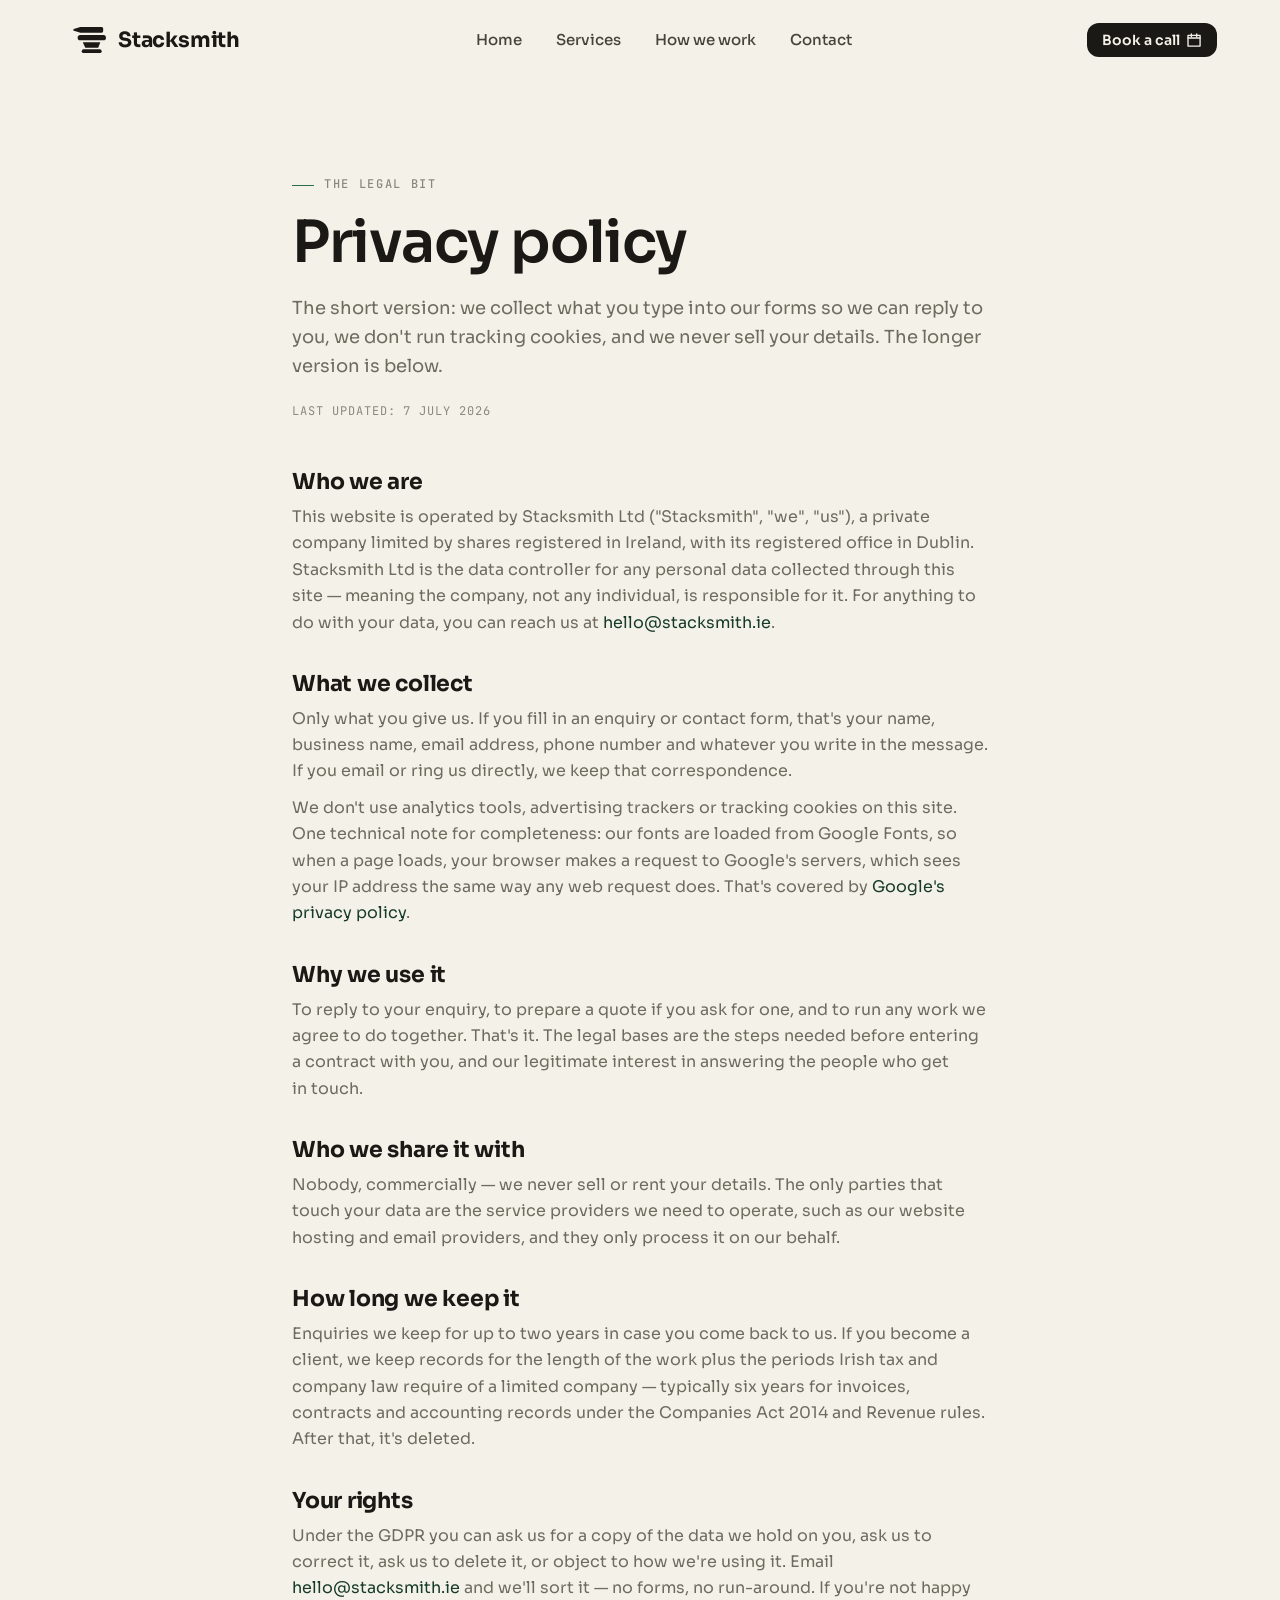
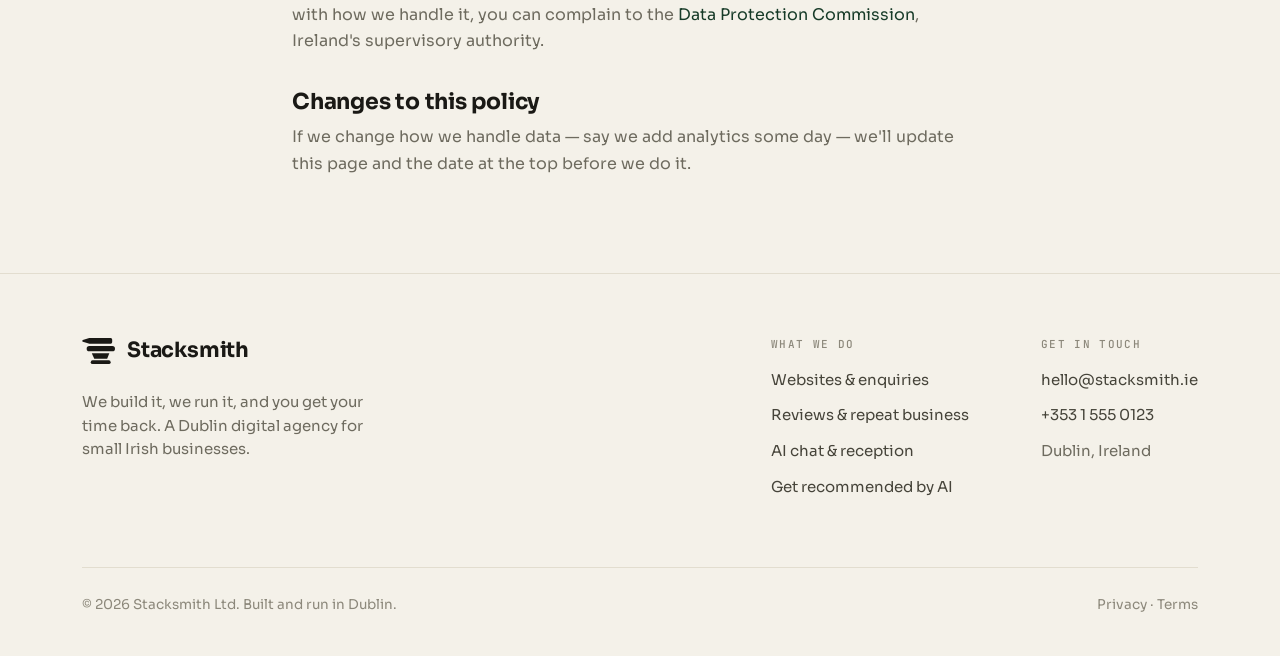
<file: privacy.html>
<!DOCTYPE html>
<html lang="en">
<head>
<meta charset="utf-8">
<meta name="viewport" content="width=device-width, initial-scale=1">
<title>Privacy · Stacksmith</title>
<meta name="description" content="What Stacksmith collects, why, and what we do with it. Plain English, no legal fog.">
<link rel="icon" href="assets/stacksmith-logo.png">
<meta property="og:type" content="website">
<meta property="og:title" content="Privacy · Stacksmith">
<meta property="og:description" content="What we collect, why, and what we do with it. Plain English.">
<meta property="og:url" content="https://stacksmith.ie/privacy.html">
<meta name="twitter:card" content="summary">
<link rel="preconnect" href="https://fonts.googleapis.com">
<link rel="preconnect" href="https://fonts.gstatic.com" crossorigin>
<link href="https://fonts.googleapis.com/css2?family=Sora:wght@300..800&family=JetBrains+Mono:wght@400;500;700&display=swap" rel="stylesheet">
<link rel="stylesheet" href="css/tokens.css">
<link rel="stylesheet" href="css/components.css">
<link rel="stylesheet" href="css/site.css">
<link rel="stylesheet" href="css/remix.css">
</head>
<body>
<div style="background:var(--paper); color:var(--ink-700); font-family:var(--font-sans); min-height:100%;">

  <!-- ============ HEADER ============ -->
  <header class="site-header">
    <div class="container bar">
      <a href="index.html" style="display:flex; align-items:center; text-decoration:none;">
        <span class="ss-logo">
          <span class="ss-logo__mark" style="height:26px;">
            <svg viewBox="0 0 64 50" height="26" width="33" fill="currentColor" xmlns="http://www.w3.org/2000/svg" aria-hidden="true">
              <path d="M14 0 H55.6 Q58.6 0 58.6 3 V7.7 Q58.6 10.7 55.6 10.7 H14.5 L1.6 6.9 Q-0.5 5.4 1.6 3.9 Z"/>
              <rect x="9" y="15.3" width="55" height="10.2" rx="5.1"/>
              <path d="M19 29.5 H53 L48.8 39.9 H23.8 Z"/>
              <rect x="16.9" y="43" width="38.7" height="7.2" rx="3.6"/>
            </svg>
          </span>
          <span class="ss-logo__word" style="font-size:21px;">Stacksmith</span>
        </span>
      </a>
      <nav class="site-nav">
        <a href="index.html">Home</a>
        <a href="services.html">Services</a>
        <a href="how-we-work.html">How we work</a>
        <a href="contact.html">Contact</a>
      </nav>
      <div class="cta-wrap" style="display:flex; align-items:center;">
        <a class="ss-btn ss-btn--primary ss-btn--sm" href="contact.html#book">Book a call <span class="ss-btn__icon"><svg viewBox="0 0 24 24" fill="none" stroke="currentColor" stroke-width="2" stroke-linecap="round" stroke-linejoin="round"><path d="M3 5h18v16H3z"/><path d="M3 9h18"/><path d="M8 3v4"/><path d="M16 3v4"/></svg></span></a>
      </div>
      <button class="ss-navtoggle" aria-expanded="false" aria-controls="mobile-nav" aria-label="Menu">
        <svg class="ic-open" viewBox="0 0 24 24" fill="none" stroke="currentColor" stroke-width="2" stroke-linecap="round"><path d="M4 7h16"/><path d="M4 12h16"/><path d="M4 17h16"/></svg>
        <svg class="ic-close" viewBox="0 0 24 24" fill="none" stroke="currentColor" stroke-width="2" stroke-linecap="round"><path d="M6 6l12 12"/><path d="M18 6L6 18"/></svg>
      </button>
    </div>
    <div class="ss-mobilenav" id="mobile-nav">
      <a href="index.html">Home</a>
      <a href="services.html">Services</a>
      <a href="how-we-work.html">How we work</a>
      <a href="contact.html">Contact</a>
      <a class="ss-mobilenav__cta" href="contact.html#book">Book a call</a>
    </div>
  </header>

  <!-- ============ PRIVACY ============ -->
  <section style="padding:88px 0 96px;">
    <div class="container" style="max-width:760px;">
      <span class="ss-section-label">The legal bit</span>
      <h1 style="font-family:var(--font-display); font-size:clamp(38px,4.6vw,58px); line-height:1.05; letter-spacing:-0.025em; font-weight:600; margin:18px 0 0; color:var(--ink); text-wrap:balance;">Privacy policy</h1>
      <p style="font-size:18px; line-height:1.6; color:var(--ink-500); margin:20px 0 0;">The short version: we collect what you type into our forms so we can reply to you, we don't run tracking cookies, and we never sell your details. The longer version is below.</p>
      <p style="font-family:var(--font-mono); font-size:12px; letter-spacing:.08em; text-transform:uppercase; color:var(--ink-400); margin:22px 0 0;">Last updated: 7 July 2026</p>

      <div style="margin-top:48px; display:flex; flex-direction:column; gap:36px;">

        <div>
          <h2 style="font-size:22px; font-weight:var(--weight-bold); letter-spacing:-0.01em; color:var(--ink); margin:0 0 10px;">Who we are</h2>
          <!-- TODO before publishing: insert CRO company number and registered office address once incorporation completes -->
          <p style="font-size:16px; line-height:1.65; color:var(--ink-500); margin:0;">This website is operated by Stacksmith Ltd ("Stacksmith", "we", "us"), a private company limited by shares registered in Ireland, with its registered office in Dublin. Stacksmith Ltd is the data controller for any personal data collected through this site — meaning the company, not any individual, is responsible for it. For anything to do with your data, you can reach us at <a href="mailto:hello@stacksmith.ie" style="color:var(--forest-900);">hello@stacksmith.ie</a>.</p>
        </div>

        <div>
          <h2 style="font-size:22px; font-weight:var(--weight-bold); letter-spacing:-0.01em; color:var(--ink); margin:0 0 10px;">What we collect</h2>
          <p style="font-size:16px; line-height:1.65; color:var(--ink-500); margin:0 0 10px;">Only what you give us. If you fill in an enquiry or contact form, that's your name, business name, email address, phone number and whatever you write in the message. If you email or ring us directly, we keep that correspondence.</p>
          <p style="font-size:16px; line-height:1.65; color:var(--ink-500); margin:0;">We don't use analytics tools, advertising trackers or tracking cookies on this site. One technical note for completeness: our fonts are loaded from Google Fonts, so when a page loads, your browser makes a request to Google's servers, which sees your IP address the same way any web request does. That's covered by <a href="https://policies.google.com/privacy" style="color:var(--forest-900);">Google's privacy policy</a>.</p>
        </div>

        <div>
          <h2 style="font-size:22px; font-weight:var(--weight-bold); letter-spacing:-0.01em; color:var(--ink); margin:0 0 10px;">Why we use it</h2>
          <p style="font-size:16px; line-height:1.65; color:var(--ink-500); margin:0;">To reply to your enquiry, to prepare a quote if you ask for one, and to run any work we agree to do together. That's it. The legal bases are the steps needed before entering a contract with you, and our legitimate interest in answering the people who get in touch.</p>
        </div>

        <div>
          <h2 style="font-size:22px; font-weight:var(--weight-bold); letter-spacing:-0.01em; color:var(--ink); margin:0 0 10px;">Who we share it with</h2>
          <p style="font-size:16px; line-height:1.65; color:var(--ink-500); margin:0;">Nobody, commercially — we never sell or rent your details. The only parties that touch your data are the service providers we need to operate, such as our website hosting and email providers, and they only process it on our behalf.</p>
        </div>

        <div>
          <h2 style="font-size:22px; font-weight:var(--weight-bold); letter-spacing:-0.01em; color:var(--ink); margin:0 0 10px;">How long we keep it</h2>
          <p style="font-size:16px; line-height:1.65; color:var(--ink-500); margin:0;">Enquiries we keep for up to two years in case you come back to us. If you become a client, we keep records for the length of the work plus the periods Irish tax and company law require of a limited company — typically six years for invoices, contracts and accounting records under the Companies Act 2014 and Revenue rules. After that, it's deleted.</p>
        </div>

        <div>
          <h2 style="font-size:22px; font-weight:var(--weight-bold); letter-spacing:-0.01em; color:var(--ink); margin:0 0 10px;">Your rights</h2>
          <p style="font-size:16px; line-height:1.65; color:var(--ink-500); margin:0;">Under the GDPR you can ask us for a copy of the data we hold on you, ask us to correct it, ask us to delete it, or object to how we're using it. Email <a href="mailto:hello@stacksmith.ie" style="color:var(--forest-900);">hello@stacksmith.ie</a> and we'll sort it — no forms, no run-around. If you're not happy with how we handle it, you can complain to the <a href="https://www.dataprotection.ie" style="color:var(--forest-900);">Data Protection Commission</a>, Ireland's supervisory authority.</p>
        </div>

        <div>
          <h2 style="font-size:22px; font-weight:var(--weight-bold); letter-spacing:-0.01em; color:var(--ink); margin:0 0 10px;">Changes to this policy</h2>
          <p style="font-size:16px; line-height:1.65; color:var(--ink-500); margin:0;">If we change how we handle data — say we add analytics some day — we'll update this page and the date at the top before we do it.</p>
        </div>

      </div>
    </div>
  </section>

  <!-- ============ FOOTER ============ -->
  <footer style="border-top:1px solid var(--line); padding:64px 0 40px;">
    <div class="container">
      <div style="display:flex; justify-content:space-between; gap:48px; flex-wrap:wrap;">
        <div style="max-width:300px;">
          <span class="ss-logo">
            <span class="ss-logo__mark" style="height:26px;">
              <svg viewBox="0 0 64 50" height="26" width="33" fill="currentColor" xmlns="http://www.w3.org/2000/svg" aria-hidden="true">
                <path d="M14 0 H55.6 Q58.6 0 58.6 3 V7.7 Q58.6 10.7 55.6 10.7 H14.5 L1.6 6.9 Q-0.5 5.4 1.6 3.9 Z"/>
                <rect x="9" y="15.3" width="55" height="10.2" rx="5.1"/>
                <path d="M19 29.5 H53 L48.8 39.9 H23.8 Z"/>
                <rect x="16.9" y="43" width="38.7" height="7.2" rx="3.6"/>
              </svg>
            </span>
            <span class="ss-logo__word" style="font-size:21px;">Stacksmith</span>
          </span>
          <p style="color:var(--ink-500); font-size:15px; line-height:1.55; margin:18px 0 0;">We build it, we run it, and you get your time back. A Dublin digital agency for small Irish businesses.</p>
        </div>
        <div style="display:flex; gap:72px; flex-wrap:wrap;">
          <div>
            <h5 style="font-family:var(--font-mono); font-size:11px; letter-spacing:.12em; text-transform:uppercase; color:var(--ink-400); margin:0 0 16px; font-weight:500;">What we do</h5>
            <a href="services.html#top" style="display:block; font-size:15px; color:var(--ink-700); margin-bottom:11px; text-decoration:none;">Websites &amp; enquiries</a>
            <a href="services.html#top" style="display:block; font-size:15px; color:var(--ink-700); margin-bottom:11px; text-decoration:none;">Reviews &amp; repeat business</a>
            <a href="services.html#top" style="display:block; font-size:15px; color:var(--ink-700); margin-bottom:11px; text-decoration:none;">AI chat &amp; reception</a>
            <a href="services.html#top" style="display:block; font-size:15px; color:var(--ink-700); margin-bottom:11px; text-decoration:none;">Get recommended by AI</a>
          </div>
          <div>
            <h5 style="font-family:var(--font-mono); font-size:11px; letter-spacing:.12em; text-transform:uppercase; color:var(--ink-400); margin:0 0 16px; font-weight:500;">Get in touch</h5>
            <a href="mailto:hello@stacksmith.ie" style="display:block; font-size:15px; color:var(--ink-700); margin-bottom:11px; text-decoration:none;">hello@stacksmith.ie</a>
            <a href="tel:+35315550123" style="display:block; font-size:15px; color:var(--ink-700); margin-bottom:11px; text-decoration:none;">+353 1 555 0123</a>
            <span style="display:block; font-size:15px; color:var(--ink-500);">Dublin, Ireland</span>
          </div>
        </div>
      </div>
      <div style="display:flex; justify-content:space-between; align-items:center; margin-top:56px; padding-top:26px; border-top:1px solid var(--line); flex-wrap:wrap; gap:12px;">
        <span style="font-size:13.5px; color:var(--ink-400);">© 2026 Stacksmith Ltd. Built and run in Dublin.</span>
        <span style="font-size:13.5px; color:var(--ink-400);"><a href="privacy.html" class="ss-legal" aria-current="page">Privacy</a> · <a href="terms.html" class="ss-legal">Terms</a></span>
      </div>
    </div>
  </footer>

</div>
<script src="js/main.js"></script>
<script src="js/remix.js"></script>
</body>
</html>
</file>
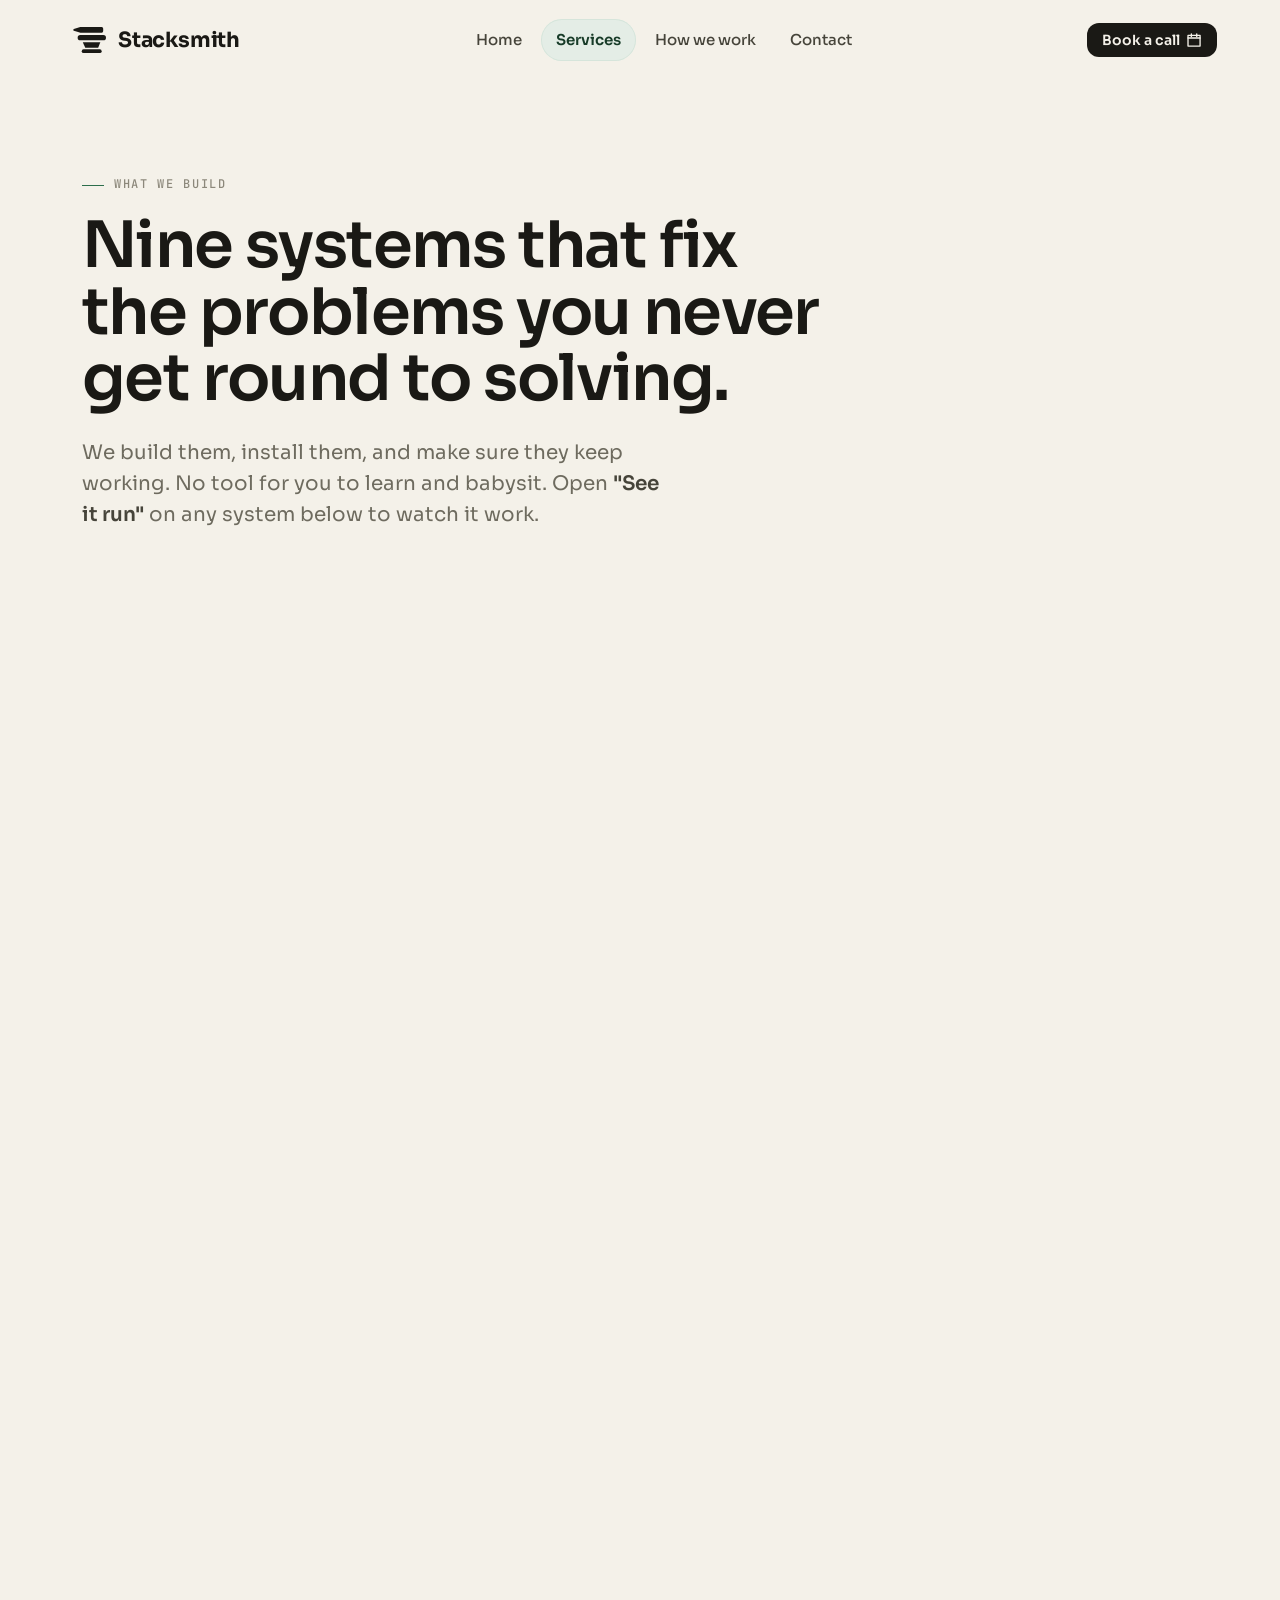
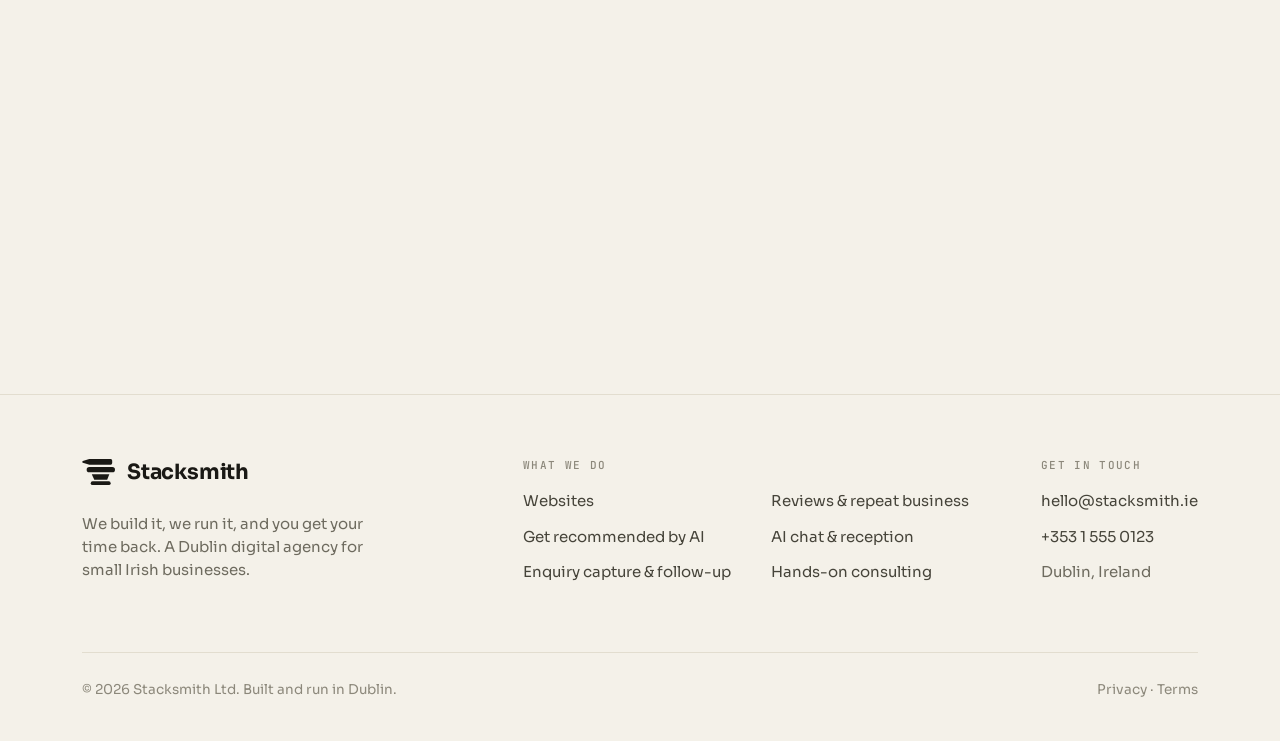
<file: services.html>
<!DOCTYPE html>
<html lang="en">
<head>
<meta charset="utf-8">
<meta name="viewport" content="width=device-width, initial-scale=1">
<title>Services · Stacksmith</title>
<meta name="description" content="Nine systems that fix the problems you never get round to solving. Websites, enquiry capture, reviews, repeat-customer marketing, AI chatbots, AI receptionists and getting recommended by AI.">
<link rel="icon" href="assets/stacksmith-logo.png">
<!-- REMIX: social sharing meta -->
<meta property="og:type" content="website">
<meta property="og:title" content="Services · Stacksmith">
<meta property="og:description" content="Nine systems that fix the problems you never get round to solving.">
<meta property="og:url" content="https://stacksmith.ie/services.html">
<meta name="twitter:card" content="summary">
<!-- REMIX: fonts loaded from the head instead of a CSS @import, so they start downloading immediately -->
<link rel="preconnect" href="https://fonts.googleapis.com">
<link rel="preconnect" href="https://fonts.gstatic.com" crossorigin>
<link href="https://fonts.googleapis.com/css2?family=Sora:wght@300..800&family=JetBrains+Mono:wght@400;500;700&display=swap" rel="stylesheet">
<link rel="stylesheet" href="css/tokens.css">
<link rel="stylesheet" href="css/components.css">
<link rel="stylesheet" href="css/site.css">
<link rel="stylesheet" href="css/remix.css">
</head>
<body>
<div id="top" style="background:var(--paper); color:var(--ink-700); font-family:var(--font-sans); min-height:100%;">

  <!-- ============ HEADER ============ -->
  <header class="site-header">
    <div class="container bar">
      <a href="index.html" style="display:flex; align-items:center; text-decoration:none;">
        <span class="ss-logo">
          <span class="ss-logo__mark" style="height:26px;">
            <svg viewBox="0 0 64 50" height="26" width="33" fill="currentColor" xmlns="http://www.w3.org/2000/svg" aria-hidden="true">
              <path d="M14 0 H55.6 Q58.6 0 58.6 3 V7.7 Q58.6 10.7 55.6 10.7 H14.5 L1.6 6.9 Q-0.5 5.4 1.6 3.9 Z"/>
              <rect x="9" y="15.3" width="55" height="10.2" rx="5.1"/>
              <path d="M19 29.5 H53 L48.8 39.9 H23.8 Z"/>
              <rect x="16.9" y="43" width="38.7" height="7.2" rx="3.6"/>
            </svg>
          </span>
          <span class="ss-logo__word" style="font-size:21px;">Stacksmith</span>
        </span>
      </a>
      <nav class="site-nav">
        <a href="index.html">Home</a>
        <a href="services.html" aria-current="page">Services</a>
        <a href="how-we-work.html">How we work</a>
        <a href="contact.html">Contact</a>
      </nav>
      <div class="cta-wrap" style="display:flex; align-items:center;">
        <a class="ss-btn ss-btn--primary ss-btn--sm" href="contact.html">Book a call <span class="ss-btn__icon"><svg viewBox="0 0 24 24" fill="none" stroke="currentColor" stroke-width="2" stroke-linecap="round" stroke-linejoin="round"><path d="M3 5h18v16H3z"/><path d="M3 9h18"/><path d="M8 3v4"/><path d="M16 3v4"/></svg></span></a>
      </div>
      <!-- REMIX: mobile nav toggle (shown under 700px) -->
      <button class="ss-navtoggle" aria-expanded="false" aria-controls="mobile-nav" aria-label="Menu">
        <svg class="ic-open" viewBox="0 0 24 24" fill="none" stroke="currentColor" stroke-width="2" stroke-linecap="round"><path d="M4 7h16"/><path d="M4 12h16"/><path d="M4 17h16"/></svg>
        <svg class="ic-close" viewBox="0 0 24 24" fill="none" stroke="currentColor" stroke-width="2" stroke-linecap="round"><path d="M6 6l12 12"/><path d="M18 6L6 18"/></svg>
      </button>
    </div>
    <!-- REMIX: mobile nav panel -->
    <div class="ss-mobilenav" id="mobile-nav">
      <a href="index.html">Home</a>
      <a href="services.html" aria-current="page">Services</a>
      <a href="how-we-work.html">How we work</a>
      <a href="contact.html">Contact</a>
      <a class="ss-mobilenav__cta" href="contact.html">Book a call</a>
    </div>
  </header>

  <!-- ============ PAGE INTRO ============ -->
  <section style="padding:88px 0 8px;">
    <div class="container">
      <div style="max-width:760px;">
        <span class="ss-section-label">What we build</span>
        <h1 style="font-family:var(--font-display); font-size:clamp(40px,5vw,68px); line-height:1.04; letter-spacing:-0.025em; font-weight:600; margin:18px 0 0; color:var(--ink); text-wrap:balance;">Nine systems that fix the problems you never get round to solving.</h1>
        <p style="font-size:20px; line-height:1.55; color:var(--ink-500); max-width:580px; margin:24px 0 0;">We build them, install them, and make sure they keep working. No tool for you to learn and babysit. Open <span style="color:var(--ink-700); font-weight:600;">"See it run"</span> on any system below to watch it work.</p>
      </div>
    </div>
  </section>

  <!-- ============ GROUP 01 — FOUNDATION ============ -->
  <section style="padding:80px 0;">
    <div class="container">
      <div class="ss-reveal" style="display:flex; align-items:baseline; gap:20px; max-width:760px; padding-bottom:8px;">
        <span style="font-family:var(--font-display); font-size:clamp(34px,4vw,58px); font-weight:600; color:var(--forest); line-height:0.9; letter-spacing:-0.02em;">01</span>
        <div>
          <h2 style="font-family:var(--font-display); font-size:clamp(28px,3vw,38px); font-weight:600; line-height:1.05; letter-spacing:-0.02em; color:var(--ink); margin:0;">Your digital foundation</h2>
          <p style="font-size:17px; color:var(--ink-500); line-height:1.55; margin:12px 0 0; max-width:560px;">Before anything else, this foundation needs to exist. Without it, every other system is built on sand.</p>
        </div>
      </div>

      <!-- service: website -->
      <div id="websites" class="ss-reveal svc-grid" style="border-top:1px solid var(--line); padding:52px 0; gap:48px; scroll-margin-top:96px;">
        <div>
          <div style="width:52px; height:52px; border-radius:14px; background:var(--forest-tint); color:var(--forest); display:flex; align-items:center; justify-content:center; margin-bottom:20px;"><svg viewBox="0 0 24 24" width="24" height="24" fill="none" stroke="currentColor" stroke-width="2" stroke-linecap="round" stroke-linejoin="round"><path d="M12 3a9 9 0 1 0 0 18 9 9 0 0 0 0-18"/><path d="M3 12h18"/><path d="M12 3c2.6 2.6 2.6 15.4 0 18M12 3c-2.6 2.6-2.6 15.4 0 18"/></svg></div>
          <h3 style="font-family:var(--font-display); font-size:28px; font-weight:600; line-height:1.1; letter-spacing:-0.01em; color:var(--ink); margin:0;">A website that works</h3>
        </div>
        <div class="grid3" style="gap:30px;">
          <div>
            <div style="display:flex; align-items:center; gap:8px; margin-bottom:12px;"><span style="width:18px; height:2px; background:var(--ink-300); border-radius:2px;"></span><span style="font-family:var(--font-mono); font-size:10.5px; letter-spacing:.1em; text-transform:uppercase; color:var(--ink-400);">The problem</span></div>
            <p style="font-size:15px; color:var(--ink-500); line-height:1.6; margin:0;">You have a website. It's old, it's slow, and every time someone asks for the URL you feel a small wave of embarrassment. Or you don't have one at all, and you're relying on a Facebook page from 2019.</p>
          </div>
          <div>
            <div style="display:flex; align-items:center; gap:8px; margin-bottom:12px;"><span style="width:18px; height:2px; background:var(--ink-300); border-radius:2px;"></span><span style="font-family:var(--font-mono); font-size:10.5px; letter-spacing:.1em; text-transform:uppercase; color:var(--ink-400);">What we build</span></div>
            <p style="font-size:15px; color:var(--ink-700); line-height:1.6; margin:0;">A clean, fast, mobile-first site. Properly coded, not thrown together on a page builder. Loads fast, looks right on every device, and is built to turn visitors into enquiries rather than just exist.</p>
          </div>
          <div>
            <div style="display:flex; align-items:center; gap:8px; margin-bottom:12px;"><span style="width:18px; height:2px; background:var(--forest); border-radius:2px;"></span><span style="font-family:var(--font-mono); font-size:10.5px; letter-spacing:.1em; text-transform:uppercase; color:var(--forest-900);">After it's live</span></div>
            <p style="font-size:15px; color:var(--ink-700); line-height:1.6; margin:0;">You can send people to your website without bracing yourself. Enquiries come in through a form that actually works. New visitors land on something that makes the business look real.</p>
          </div>
        </div>
      </div>

      <!-- service: AI visibility -->
      <div id="ai-visibility" class="ss-reveal svc-grid" style="border-top:1px solid var(--line); padding:52px 0; gap:48px; scroll-margin-top:96px;">
        <div>
          <div style="width:52px; height:52px; border-radius:14px; background:var(--forest-tint); color:var(--forest); display:flex; align-items:center; justify-content:center; margin-bottom:20px;"><svg viewBox="0 0 24 24" width="24" height="24" fill="none" stroke="currentColor" stroke-width="2" stroke-linecap="round" stroke-linejoin="round"><path d="M9.937 15.5A2 2 0 0 0 8.5 14.063l-6.135-1.582a.5.5 0 0 1 0-.962L8.5 9.936A2 2 0 0 0 9.937 8.5l1.582-6.135a.5.5 0 0 1 .963 0L14.063 8.5A2 2 0 0 0 15.5 9.937l6.135 1.581a.5.5 0 0 1 0 .964L15.5 14.063a2 2 0 0 0-1.437 1.437l-1.582 6.135a.5.5 0 0 1-.963 0z"/><path d="M20 3v4"/><path d="M22 5h-4"/></svg></div>
          <h3 style="font-family:var(--font-display); font-size:28px; font-weight:600; line-height:1.1; letter-spacing:-0.01em; color:var(--ink); margin:0;">Get recommended by AI</h3>
          <p style="font-size:14.5px; color:var(--ink-500); line-height:1.55; margin:12px 0 0; max-width:240px;">People used to Google it. Now they ask ChatGPT. We make sure your business is the answer.</p>
        </div>
        <div class="grid3" style="gap:30px;">
          <div>
            <div style="display:flex; align-items:center; gap:8px; margin-bottom:12px;"><span style="width:18px; height:2px; background:var(--ink-300); border-radius:2px;"></span><span style="font-family:var(--font-mono); font-size:10.5px; letter-spacing:.1em; text-transform:uppercase; color:var(--ink-400);">The problem</span></div>
            <p style="font-size:15px; color:var(--ink-500); line-height:1.6; margin:0;">Your customers are starting to ask AI assistants instead of Google. "Where's a good spot for a kids' birthday party?" "Best place for laser tag in Dublin?" If your website doesn't answer those questions the way AI reads them, the recommendation goes to someone else.</p>
          </div>
          <div>
            <div style="display:flex; align-items:center; gap:8px; margin-bottom:12px;"><span style="width:18px; height:2px; background:var(--ink-300); border-radius:2px;"></span><span style="font-family:var(--font-mono); font-size:10.5px; letter-spacing:.1em; text-transform:uppercase; color:var(--ink-400);">What we build</span></div>
            <p style="font-size:15px; color:var(--ink-700); line-height:1.6; margin:0;">We mine your real Google search data for the questions people already ask about your business, then restructure your content to answer them directly, the way AI likes it laid out. Underneath, we strengthen the signals AI leans on: structured page data, consistent business details, and a steady flow of fresh reviews (our review system already handles that part). And we keep it maintained as the channel shifts.</p>
          </div>
          <div>
            <div style="display:flex; align-items:center; gap:8px; margin-bottom:12px;"><span style="width:18px; height:2px; background:var(--forest); border-radius:2px;"></span><span style="font-family:var(--font-mono); font-size:10.5px; letter-spacing:.1em; text-transform:uppercase; color:var(--forest-900);">After it's live</span></div>
            <p style="font-size:15px; color:var(--ink-700); line-height:1.6; margin:0;">When someone asks ChatGPT for a recommendation, your business is part of the answer. And straight up: nobody can guarantee a placement in AI results, and anyone who promises that is selling you something. We optimise everything you can actually control.</p>
          </div>
        </div>
      </div>

      <!-- service: GDPR -->
      <div class="ss-reveal svc-grid" style="border-top:1px solid var(--line); padding:52px 0; gap:48px;">
        <div>
          <div style="width:52px; height:52px; border-radius:14px; background:var(--forest-tint); color:var(--forest); display:flex; align-items:center; justify-content:center; margin-bottom:20px;"><svg viewBox="0 0 24 24" width="24" height="24" fill="none" stroke="currentColor" stroke-width="2" stroke-linecap="round" stroke-linejoin="round"><path d="M12 3l7.5 2.8v5.7c0 4.6-3.2 7.6-7.5 8.7-4.3-1.1-7.5-4.1-7.5-8.7V5.8z"/><path d="M9 12l2 2 4-4"/></svg></div>
          <h3 style="font-family:var(--font-display); font-size:28px; font-weight:600; line-height:1.1; letter-spacing:-0.01em; color:var(--ink); margin:0;">GDPR-compliant data capture</h3>
        </div>
        <div class="grid3" style="gap:30px;">
          <div>
            <div style="display:flex; align-items:center; gap:8px; margin-bottom:12px;"><span style="width:18px; height:2px; background:var(--ink-300); border-radius:2px;"></span><span style="font-family:var(--font-mono); font-size:10.5px; letter-spacing:.1em; text-transform:uppercase; color:var(--ink-400);">The problem</span></div>
            <p style="font-size:15px; color:var(--ink-500); line-height:1.6; margin:0;">You collect names, emails and phone numbers (at the till, on a booking form, at the door) and then do nothing with them, because you're not sure you're allowed to or they're in a spreadsheet nobody touches.</p>
          </div>
          <div>
            <div style="display:flex; align-items:center; gap:8px; margin-bottom:12px;"><span style="width:18px; height:2px; background:var(--ink-300); border-radius:2px;"></span><span style="font-family:var(--font-mono); font-size:10.5px; letter-spacing:.1em; text-transform:uppercase; color:var(--ink-400);">What we build</span></div>
            <p style="font-size:15px; color:var(--ink-700); line-height:1.6; margin:0;">A compliant, dual-consent contact system built into the touchpoints you already have: booking confirmation, receipt, web journey. Every contact collected properly and stored somewhere you can actually use.</p>
          </div>
          <div>
            <div style="display:flex; align-items:center; gap:8px; margin-bottom:12px;"><span style="width:18px; height:2px; background:var(--forest); border-radius:2px;"></span><span style="font-family:var(--font-mono); font-size:10.5px; letter-spacing:.1em; text-transform:uppercase; color:var(--forest-900);">After it's live</span></div>
            <p style="font-size:15px; color:var(--ink-700); line-height:1.6; margin:0;">You own a real marketing list. You can contact your customers without worrying about GDPR. Every other system we build (campaigns, review requests, birthday messages) runs on this foundation.</p>
          </div>
        </div>
      </div>
    </div>
  </section>

  <!-- ============ GROUP 02 — CUSTOMER ENGINE (tinted) ============ -->
  <section id="customer-engine" style="padding:80px 0; background:var(--paper-tint); scroll-margin-top:96px;">
    <div class="container">
      <div class="ss-reveal" style="display:flex; align-items:baseline; gap:20px; max-width:760px; padding-bottom:8px;">
        <span style="font-family:var(--font-display); font-size:clamp(34px,4vw,58px); font-weight:600; color:var(--forest); line-height:0.9; letter-spacing:-0.02em;">02</span>
        <div>
          <h2 style="font-family:var(--font-display); font-size:clamp(28px,3vw,38px); font-weight:600; line-height:1.05; letter-spacing:-0.02em; color:var(--ink); margin:0;">Your customer engine</h2>
          <p style="font-size:17px; color:var(--ink-500); line-height:1.55; margin:12px 0 0; max-width:560px;">The systems that turn a visitor into a customer, and a customer into a repeat customer. Each one runs on its own. Open a demo to watch it work.</p>
        </div>
      </div>

      <!-- service: enquiry capture (HAS DEMO) -->
      <div id="enquiry-capture" class="ss-reveal" style="border-top:1px solid var(--line-strong); padding:52px 0; scroll-margin-top:96px;">
        <div class="svc-grid" style="gap:48px;">
          <div>
            <div style="width:52px; height:52px; border-radius:14px; background:var(--forest-tint); color:var(--forest); display:flex; align-items:center; justify-content:center; margin-bottom:20px;"><svg viewBox="0 0 24 24" width="24" height="24" fill="none" stroke="currentColor" stroke-width="2" stroke-linecap="round" stroke-linejoin="round"><path d="M3 6h18v12H3z"/><path d="m3 7 9 6 9-6"/></svg></div>
            <h3 style="font-family:var(--font-display); font-size:28px; font-weight:600; line-height:1.1; letter-spacing:-0.01em; color:var(--ink); margin:0;">Enquiry capture &amp; follow-up</h3>
          </div>
          <div class="grid3" style="gap:30px;">
            <div>
              <div style="display:flex; align-items:center; gap:8px; margin-bottom:12px;"><span style="width:18px; height:2px; background:var(--ink-300); border-radius:2px;"></span><span style="font-family:var(--font-mono); font-size:10.5px; letter-spacing:.1em; text-transform:uppercase; color:var(--ink-400);">The problem</span></div>
              <p style="font-size:15px; color:var(--ink-500); line-height:1.6; margin:0;">A lead comes in through the website, a missed call, or a Google message. Nobody gets back to them for three hours, or at all, because the day got busy. They've already booked somewhere else.</p>
            </div>
            <div>
              <div style="display:flex; align-items:center; gap:8px; margin-bottom:12px;"><span style="width:18px; height:2px; background:var(--ink-300); border-radius:2px;"></span><span style="font-family:var(--font-mono); font-size:10.5px; letter-spacing:.1em; text-transform:uppercase; color:var(--ink-400);">What we build</span></div>
              <p style="font-size:15px; color:var(--ink-700); line-height:1.6; margin:0;">Automatic capture of enquiries from every channel: web form, missed call, Google message. An instant, personal first response. Routing by venue or service. A follow-up sequence that doesn't feel like spam.</p>
            </div>
            <div>
              <div style="display:flex; align-items:center; gap:8px; margin-bottom:12px;"><span style="width:18px; height:2px; background:var(--forest); border-radius:2px;"></span><span style="font-family:var(--font-mono); font-size:10.5px; letter-spacing:.1em; text-transform:uppercase; color:var(--forest-900);">After it's live</span></div>
              <p style="font-size:15px; color:var(--ink-700); line-height:1.6; margin:0;">Every enquiry gets an immediate, personal response, even when you're mid-job. Your leads stop going cold. You stop finding out three days later that someone who wanted to spend money didn't.</p>
            </div>
          </div>
        </div>

        <!-- demo -->
        <div class="svc-grid" style="gap:48px; margin-top:30px;">
          <div></div>
          <div>
            <button class="ssdemo-toggle" aria-controls="demo-enquiry" aria-expanded="false" style="appearance:none; -webkit-appearance:none; cursor:pointer; display:inline-flex; align-items:center; gap:12px; background:var(--paper-raised); border:1px solid var(--line); border-radius:999px; padding:9px 18px 9px 9px; color:var(--ink); font-family:var(--font-sans); font-size:14px; font-weight:600;">
              <span class="chev" style="width:28px; height:28px; border-radius:50%; background:var(--forest-tint); color:var(--forest); display:inline-flex; align-items:center; justify-content:center; flex:none;"><svg viewBox="0 0 24 24" width="15" height="15" fill="none" stroke="currentColor" stroke-width="2.4" stroke-linecap="round" stroke-linejoin="round"><path d="M9 6l6 6-6 6"/></svg></span>
              <span style="white-space:nowrap;">See it run</span>
              <span style="font-family:var(--font-mono); font-size:10px; letter-spacing:.14em; text-transform:uppercase; color:var(--ink-400); padding-left:2px;">Interactive</span>
            </button>
            <div class="ssdemo-panel" id="demo-enquiry">
              <div style="padding:30px 0 6px;">
                <span style="display:inline-flex; align-items:center; gap:9px; font-family:var(--font-mono); font-size:11px; letter-spacing:.1em; text-transform:uppercase; color:var(--ink-500); background:var(--paper-raised); border:1px solid var(--line); padding:8px 14px; border-radius:999px; margin-bottom:26px;"><span style="color:var(--forest); display:inline-flex;"><svg viewBox="0 0 24 24" width="14" height="14" fill="none" stroke="currentColor" stroke-width="1.8" stroke-linecap="round" stroke-linejoin="round"><path d="M13 2L3 14h9l-1 8 10-12h-9z"/></svg></span>Triggered by a new enquiry: web form, missed call or Google message</span>
                <div class="ssflow" style="position:relative;">
                  <div style="position:absolute; left:23px; top:34px; bottom:34px; width:2px; background:var(--line); border-radius:2px;"><span class="ss-fill" style="position:absolute; left:0; top:0; width:100%; background:var(--forest); border-radius:2px;"></span></div>

                  <article class="ss-step" style="--d:0ms; position:relative; display:flex; gap:18px; padding-bottom:32px;">
                    <div style="flex:none; width:48px; display:flex; justify-content:center;"><span class="ss-dot" style="position:relative; z-index:1; width:48px; height:48px; border-radius:14px; display:flex; align-items:center; justify-content:center;"><svg viewBox="0 0 24 24" width="22" height="22" fill="none" stroke="currentColor" stroke-width="1.8" stroke-linecap="round" stroke-linejoin="round"><path d="M3 6h18v12H3z"/><path d="m3 7 9 6 9-6"/></svg></span></div>
                    <div style="flex:1; min-width:0; padding-top:4px;">
                      <h4 style="font-family:var(--font-sans); font-weight:600; font-size:16px; line-height:1.3; margin:0; color:var(--ink);">An enquiry lands</h4>
                      <p style="font-size:14px; color:var(--ink-500); line-height:1.5; margin:6px 0 0;">Sinéad fills in the form on Brennan Tiling's site asking about a bathroom retile.</p>
                    </div>
                  </article>

                  <article class="ss-step" style="--d:340ms; position:relative; display:flex; gap:18px; padding-bottom:32px;">
                    <div style="flex:none; width:48px; display:flex; justify-content:center;"><span class="ss-dot" style="position:relative; z-index:1; width:48px; height:48px; border-radius:14px; display:flex; align-items:center; justify-content:center;"><svg viewBox="0 0 24 24" width="22" height="22" fill="none" stroke="currentColor" stroke-width="1.8" stroke-linecap="round" stroke-linejoin="round"><path d="M21 11.5a8.4 8.4 0 0 1-8.5 8.5 8.5 8.5 0 0 1-3.6-.8L3 21l1.9-5.7a8.4 8.4 0 0 1-.9-3.8A8.5 8.5 0 0 1 12.5 3 8.4 8.4 0 0 1 21 11.5z"/></svg></span></div>
                    <div style="flex:1; min-width:0; padding-top:4px;">
                      <span style="display:inline-block; font-family:var(--font-mono); font-size:10.5px; letter-spacing:.12em; text-transform:uppercase; color:var(--forest-900); margin-bottom:6px;">Within a minute</span>
                      <h4 style="font-family:var(--font-sans); font-weight:600; font-size:16px; line-height:1.3; margin:0; color:var(--ink);">An instant reply goes out</h4>
                      <div style="margin-top:12px; max-width:430px; background:var(--paper-raised); border:1px solid var(--line); border-radius:16px 16px 16px 5px; padding:14px 16px; box-shadow:var(--shadow-sm);">
                        <div style="display:flex; align-items:center; gap:8px; margin-bottom:8px;"><span style="width:22px; height:22px; border-radius:7px; background:var(--forest); color:var(--on-ink); display:flex; align-items:center; justify-content:center; font-family:var(--font-display); font-weight:700; font-size:11px;">B</span><span style="font-weight:600; font-size:13px; color:var(--ink);">Brennan Tiling</span><span style="margin-left:auto; font-family:var(--font-mono); font-size:9.5px; letter-spacing:.1em; text-transform:uppercase; color:var(--ink-400);">SMS</span></div>
                        <p style="margin:0; font-size:14px; line-height:1.5; color:var(--ink-700);">Hi Sinéad, thanks for getting in touch about the bathroom retile. We've got your details and Mark will come back to you today with a time to call out and take a look.</p>
                      </div>
                    </div>
                  </article>

                  <article class="ss-step" style="--d:680ms; position:relative; display:flex; gap:18px; padding-bottom:32px;">
                    <div style="flex:none; width:48px; display:flex; justify-content:center;"><span class="ss-dot" style="position:relative; z-index:1; width:48px; height:48px; border-radius:14px; display:flex; align-items:center; justify-content:center;"><svg viewBox="0 0 24 24" width="22" height="22" fill="none" stroke="currentColor" stroke-width="1.8" stroke-linecap="round" stroke-linejoin="round"><path d="M18 8a6 6 0 1 0-12 0c0 7-3 9-3 9h18s-3-2-3-9"/><path d="M13.7 21a2 2 0 0 1-3.4 0"/></svg></span></div>
                    <div style="flex:1; min-width:0; padding-top:4px;">
                      <span style="display:inline-block; font-family:var(--font-mono); font-size:10.5px; letter-spacing:.12em; text-transform:uppercase; color:var(--forest-900); margin-bottom:6px;">Same moment</span>
                      <h4 style="font-family:var(--font-sans); font-weight:600; font-size:16px; line-height:1.3; margin:0; color:var(--ink);">You get pinged, with the details attached</h4>
                      <div style="display:flex; gap:12px; padding:13px 15px; border-radius:13px; border:1px solid var(--line); background:var(--paper-raised); margin-top:12px; max-width:430px;">
                        <span style="width:26px; height:26px; border-radius:8px; flex:none; display:flex; align-items:center; justify-content:center; background:var(--forest-tint); color:var(--forest);"><svg viewBox="0 0 24 24" width="15" height="15" fill="none" stroke="currentColor" stroke-width="1.8" stroke-linecap="round" stroke-linejoin="round"><path d="M22 16.9v3a2 2 0 0 1-2.2 2 19.8 19.8 0 0 1-8.6-3.1 19.5 19.5 0 0 1-6-6A19.8 19.8 0 0 1 2.1 4.2 2 2 0 0 1 4.1 2h3a2 2 0 0 1 2 1.7c.1.9.3 1.8.6 2.7a2 2 0 0 1-.5 2.1L8 9.8a16 16 0 0 0 6 6l1.3-1.3a2 2 0 0 1 2.1-.5c.9.3 1.8.5 2.7.6a2 2 0 0 1 1.7 2z"/></svg></span>
                        <div style="min-width:0;"><div style="font-weight:600; font-size:14px; color:var(--ink);">New lead · Bathroom retile</div><div style="font-size:13px; color:var(--ink-500); margin-top:2px;">Sinéad · Rathmines · prefers a callback after 5pm. Logged and routed to Mark.</div></div>
                      </div>
                    </div>
                  </article>

                  <article class="ss-step" style="--d:1020ms; position:relative; display:flex; gap:18px; padding-bottom:32px;">
                    <div style="flex:none; width:48px; display:flex; justify-content:center;"><span class="ss-dot" style="position:relative; z-index:1; width:48px; height:48px; border-radius:14px; display:flex; align-items:center; justify-content:center;"><svg viewBox="0 0 24 24" width="22" height="22" fill="none" stroke="currentColor" stroke-width="1.8" stroke-linecap="round" stroke-linejoin="round"><path d="M12 21a9 9 0 1 0 0-18 9 9 0 0 0 0 18"/><path d="M12 7v5l3 2"/></svg></span></div>
                    <div style="flex:1; min-width:0; padding-top:4px;">
                      <span style="display:inline-block; font-family:var(--font-mono); font-size:10.5px; letter-spacing:.12em; text-transform:uppercase; color:var(--forest-900); margin-bottom:6px;">If it goes quiet for two days</span>
                      <h4 style="font-family:var(--font-sans); font-weight:600; font-size:16px; line-height:1.3; margin:0; color:var(--ink);">One gentle nudge, never more</h4>
                      <div style="margin-top:12px; max-width:430px; background:var(--paper-raised); border:1px solid var(--line); border-radius:16px 16px 16px 5px; padding:14px 16px; box-shadow:var(--shadow-sm);">
                        <div style="display:flex; align-items:center; gap:8px; margin-bottom:8px;"><span style="width:22px; height:22px; border-radius:7px; background:var(--forest); color:var(--on-ink); display:flex; align-items:center; justify-content:center; font-family:var(--font-display); font-weight:700; font-size:11px;">B</span><span style="font-weight:600; font-size:13px; color:var(--ink);">Brennan Tiling</span><span style="margin-left:auto; font-family:var(--font-mono); font-size:9.5px; letter-spacing:.1em; text-transform:uppercase; color:var(--ink-400);">SMS</span></div>
                        <p style="margin:0; font-size:14px; line-height:1.5; color:var(--ink-700);">Hi Sinéad, just checking you got our message about the bathroom. Happy to pop out for a quick look whenever suits you.</p>
                      </div>
                    </div>
                  </article>

                  <article class="ss-step is-final" style="--d:1360ms; position:relative; display:flex; gap:18px;">
                    <div style="flex:none; width:48px; display:flex; justify-content:center;"><span class="ss-dot" style="position:relative; z-index:1; width:48px; height:48px; border-radius:14px; display:flex; align-items:center; justify-content:center;"><svg viewBox="0 0 24 24" width="22" height="22" fill="none" stroke="currentColor" stroke-width="2" stroke-linecap="round" stroke-linejoin="round"><path d="M20 6 9 17l-5-5"/></svg></span></div>
                    <div style="flex:1; min-width:0; padding-top:4px;">
                      <h4 style="font-family:var(--font-sans); font-weight:600; font-size:16px; line-height:1.3; margin:0; color:var(--ink);">The job lands in the diary</h4>
                      <p style="font-size:14px; color:var(--ink-500); line-height:1.5; margin:6px 0 0;">Instead of going cold while the kettle's on a job. Answered first, every time.</p>
                    </div>
                  </article>
                </div>
              </div>
            </div>
          </div>
        </div>
      </div>

      <!-- service: reviews (HAS DEMO) -->
      <div id="reviews" class="ss-reveal" style="border-top:1px solid var(--line-strong); padding:52px 0; scroll-margin-top:96px;">
        <div class="svc-grid" style="gap:48px;">
          <div>
            <div style="width:52px; height:52px; border-radius:14px; background:var(--forest-tint); color:var(--forest); display:flex; align-items:center; justify-content:center; margin-bottom:20px;"><svg viewBox="0 0 24 24" width="24" height="24" fill="none" stroke="currentColor" stroke-width="2" stroke-linecap="round" stroke-linejoin="round"><path d="M12 3.2l2.5 5.1 5.6.8-4 4 1 5.6L12 16.1 6.9 18.7l1-5.6-4-4 5.6-.8z"/></svg></div>
            <h3 style="font-family:var(--font-display); font-size:28px; font-weight:600; line-height:1.1; letter-spacing:-0.01em; color:var(--ink); margin:0;">Review generation &amp; response</h3>
          </div>
          <div class="grid3" style="gap:30px;">
            <div>
              <div style="display:flex; align-items:center; gap:8px; margin-bottom:12px;"><span style="width:18px; height:2px; background:var(--ink-300); border-radius:2px;"></span><span style="font-family:var(--font-mono); font-size:10.5px; letter-spacing:.1em; text-transform:uppercase; color:var(--ink-400);">The problem</span></div>
              <p style="font-size:15px; color:var(--ink-500); line-height:1.6; margin:0;">You have 23 Google reviews, the most recent from 14 months ago. Your competitor across the road has 280. You know reviews matter. You just never remember to ask, and nobody follows through.</p>
            </div>
            <div>
              <div style="display:flex; align-items:center; gap:8px; margin-bottom:12px;"><span style="width:18px; height:2px; background:var(--ink-300); border-radius:2px;"></span><span style="font-family:var(--font-mono); font-size:10.5px; letter-spacing:.1em; text-transform:uppercase; color:var(--ink-400);">What we build</span></div>
              <p style="font-size:15px; color:var(--ink-700); line-height:1.6; margin:0;">Automatic review requests by SMS or email after a visit. Happy customers go straight to Google; unhappy ones are caught privately so you can fix it first. Responses auto-drafted for your approval, or fully hands-off.</p>
            </div>
            <div>
              <div style="display:flex; align-items:center; gap:8px; margin-bottom:12px;"><span style="width:18px; height:2px; background:var(--forest); border-radius:2px;"></span><span style="font-family:var(--font-mono); font-size:10.5px; letter-spacing:.1em; text-transform:uppercase; color:var(--forest-900);">After it's live</span></div>
              <p style="font-size:15px; color:var(--ink-700); line-height:1.6; margin:0;">Your review count grows on its own. Your rating climbs. New customers searching for what you offer see a business that's clearly active and well-regarded. Problems get caught before they go public.</p>
            </div>
          </div>
        </div>

        <!-- demo -->
        <div class="svc-grid" style="gap:48px; margin-top:30px;">
          <div></div>
          <div>
            <button class="ssdemo-toggle" aria-controls="demo-reviews" aria-expanded="false" style="appearance:none; -webkit-appearance:none; cursor:pointer; display:inline-flex; align-items:center; gap:12px; background:var(--paper-raised); border:1px solid var(--line); border-radius:999px; padding:9px 18px 9px 9px; color:var(--ink); font-family:var(--font-sans); font-size:14px; font-weight:600;">
              <span class="chev" style="width:28px; height:28px; border-radius:50%; background:var(--forest-tint); color:var(--forest); display:inline-flex; align-items:center; justify-content:center; flex:none;"><svg viewBox="0 0 24 24" width="15" height="15" fill="none" stroke="currentColor" stroke-width="2.4" stroke-linecap="round" stroke-linejoin="round"><path d="M9 6l6 6-6 6"/></svg></span>
              <span style="white-space:nowrap;">See it run</span>
              <span style="font-family:var(--font-mono); font-size:10px; letter-spacing:.14em; text-transform:uppercase; color:var(--ink-400); padding-left:2px;">Interactive</span>
            </button>
            <div class="ssdemo-panel" id="demo-reviews">
              <div style="padding:30px 0 6px;">
                <span style="display:inline-flex; align-items:center; gap:9px; font-family:var(--font-mono); font-size:11px; letter-spacing:.1em; text-transform:uppercase; color:var(--ink-500); background:var(--paper-raised); border:1px solid var(--line); padding:8px 14px; border-radius:999px; margin-bottom:26px;"><span style="color:var(--forest); display:inline-flex;"><svg viewBox="0 0 24 24" width="14" height="14" fill="none" stroke="currentColor" stroke-width="2.2" stroke-linecap="round" stroke-linejoin="round"><path d="M20 6 9 17l-5-5"/></svg></span>Triggered the moment an appointment is marked done</span>
                <div class="ssflow" style="position:relative;">
                  <div style="position:absolute; left:23px; top:34px; bottom:34px; width:2px; background:var(--line); border-radius:2px;"><span class="ss-fill" style="position:absolute; left:0; top:0; width:100%; background:var(--forest); border-radius:2px;"></span></div>

                  <article class="ss-step" style="--d:0ms; position:relative; display:flex; gap:18px; padding-bottom:32px;">
                    <div style="flex:none; width:48px; display:flex; justify-content:center;"><span class="ss-dot" style="position:relative; z-index:1; width:48px; height:48px; border-radius:14px; display:flex; align-items:center; justify-content:center;"><svg viewBox="0 0 24 24" width="22" height="22" fill="none" stroke="currentColor" stroke-width="2" stroke-linecap="round" stroke-linejoin="round"><path d="M20 6 9 17l-5-5"/></svg></span></div>
                    <div style="flex:1; min-width:0; padding-top:4px;">
                      <h4 style="font-family:var(--font-sans); font-weight:600; font-size:16px; line-height:1.3; margin:0; color:var(--ink);">An appointment finishes</h4>
                      <p style="font-size:14px; color:var(--ink-500); line-height:1.5; margin:6px 0 0;">Aoife has just had her colour done at The Loft Hair Co.</p>
                    </div>
                  </article>

                  <article class="ss-step" style="--d:340ms; position:relative; display:flex; gap:18px; padding-bottom:32px;">
                    <div style="flex:none; width:48px; display:flex; justify-content:center;"><span class="ss-dot" style="position:relative; z-index:1; width:48px; height:48px; border-radius:14px; display:flex; align-items:center; justify-content:center;"><svg viewBox="0 0 24 24" width="22" height="22" fill="none" stroke="currentColor" stroke-width="1.8" stroke-linecap="round" stroke-linejoin="round"><path d="M21 11.5a8.4 8.4 0 0 1-8.5 8.5 8.5 8.5 0 0 1-3.6-.8L3 21l1.9-5.7a8.4 8.4 0 0 1-.9-3.8A8.5 8.5 0 0 1 12.5 3 8.4 8.4 0 0 1 21 11.5z"/></svg></span></div>
                    <div style="flex:1; min-width:0; padding-top:4px;">
                      <span style="display:inline-block; font-family:var(--font-mono); font-size:10.5px; letter-spacing:.12em; text-transform:uppercase; color:var(--forest-900); margin-bottom:6px;">Three hours later</span>
                      <h4 style="font-family:var(--font-sans); font-weight:600; font-size:16px; line-height:1.3; margin:0; color:var(--ink);">A review request by text</h4>
                      <div style="margin-top:12px; max-width:430px; background:var(--paper-raised); border:1px solid var(--line); border-radius:16px 16px 16px 5px; padding:14px 16px; box-shadow:var(--shadow-sm);">
                        <div style="display:flex; align-items:center; gap:8px; margin-bottom:8px;"><span style="width:22px; height:22px; border-radius:7px; background:var(--forest); color:var(--on-ink); display:flex; align-items:center; justify-content:center; font-family:var(--font-display); font-weight:700; font-size:11px;">L</span><span style="font-weight:600; font-size:13px; color:var(--ink);">The Loft Hair Co.</span><span style="margin-left:auto; font-family:var(--font-mono); font-size:9.5px; letter-spacing:.1em; text-transform:uppercase; color:var(--ink-400);">SMS</span></div>
                        <p style="margin:0 0 6px; font-size:14px; line-height:1.5; color:var(--ink-700);">Hi Aoife, lovely to see you at The Loft today. If you have a spare minute, a quick Google review would mean the world to the team.</p>
                        <span style="font-family:var(--font-mono); font-size:12px; color:var(--forest-900); word-break:break-all;">g.page/theloft/review</span>
                      </div>
                    </div>
                  </article>

                  <article class="ss-step" style="--d:680ms; position:relative; display:flex; gap:18px; padding-bottom:32px;">
                    <div style="flex:none; width:48px; display:flex; justify-content:center;"><span class="ss-dot" style="position:relative; z-index:1; width:48px; height:48px; border-radius:14px; display:flex; align-items:center; justify-content:center;"><svg viewBox="0 0 24 24" width="22" height="22" fill="none" stroke="currentColor" stroke-width="1.8" stroke-linecap="round" stroke-linejoin="round"><path d="M6 4v14"/><path d="M6 9c0 4 4 4 8 4"/><path d="M18 9a2 2 0 1 0 0-4 2 2 0 0 0 0 4"/><path d="M6 20a2 2 0 1 0 0-4 2 2 0 0 0 0 4"/><path d="M14 15a2 2 0 1 0 0-4 2 2 0 0 0 0 4"/></svg></span></div>
                    <div style="flex:1; min-width:0; padding-top:4px;">
                      <span style="display:inline-block; font-family:var(--font-mono); font-size:10.5px; letter-spacing:.12em; text-transform:uppercase; color:var(--forest-900); margin-bottom:6px;">The next day</span>
                      <h4 style="font-family:var(--font-sans); font-weight:600; font-size:16px; line-height:1.3; margin:0 0 12px; color:var(--ink);">Have they left one?</h4>
                      <div style="display:flex; flex-direction:column; gap:10px; max-width:430px;">
                        <div style="display:flex; gap:12px; padding:13px 15px; border-radius:13px; border:1px solid var(--line); background:var(--paper-raised);">
                          <span style="width:26px; height:26px; border-radius:8px; flex:none; display:flex; align-items:center; justify-content:center; background:var(--forest); color:var(--on-ink);"><svg viewBox="0 0 24 24" width="14" height="14" fill="none" stroke="currentColor" stroke-width="2.2" stroke-linecap="round" stroke-linejoin="round"><path d="M20 6 9 17l-5-5"/></svg></span>
                          <div style="min-width:0;"><div style="font-weight:600; font-size:14px; color:var(--ink);">Yes, they're done</div><div style="font-size:13px; color:var(--ink-500); margin-top:2px;">Removed from the sequence. Not one more message.</div></div>
                        </div>
                        <div style="display:flex; gap:12px; padding:13px 15px; border-radius:13px; border:1px solid var(--line); background:var(--paper-raised);">
                          <span style="width:26px; height:26px; border-radius:8px; flex:none; display:flex; align-items:center; justify-content:center; background:var(--forest-300); color:var(--on-ink);"><svg viewBox="0 0 24 24" width="14" height="14" fill="none" stroke="currentColor" stroke-width="1.8" stroke-linecap="round" stroke-linejoin="round"><path d="M18 8a6 6 0 1 0-12 0c0 7-3 9-3 9h18s-3-2-3-9"/><path d="M13.7 21a2 2 0 0 1-3.4 0"/></svg></span>
                          <div style="min-width:0;">
                            <div style="font-weight:600; font-size:14px; color:var(--ink);">Not yet, one gentle reminder</div>
                            <div style="margin-top:11px; background:var(--paper); border:1px solid var(--line); border-radius:14px 14px 14px 5px; padding:12px 14px;">
                              <p style="margin:0; font-size:13.5px; line-height:1.5; color:var(--ink-700);">Hi Aoife, no pressure at all. If you enjoyed your visit, a quick review really helps a small salon like ours.</p>
                            </div>
                          </div>
                        </div>
                      </div>
                    </div>
                  </article>

                  <article class="ss-step is-final" style="--d:1020ms; position:relative; display:flex; gap:18px;">
                    <div style="flex:none; width:48px; display:flex; justify-content:center;"><span class="ss-dot" style="position:relative; z-index:1; width:48px; height:48px; border-radius:14px; display:flex; align-items:center; justify-content:center;"><svg viewBox="0 0 24 24" width="22" height="22" fill="none" stroke="currentColor" stroke-width="1.8" stroke-linecap="round" stroke-linejoin="round"><path d="M12 3.2l2.5 5.1 5.6.8-4 4 1 5.6L12 16.1 6.9 18.7l1-5.6-4-4 5.6-.8z"/></svg></span></div>
                    <div style="flex:1; min-width:0; padding-top:4px;">
                      <h4 style="font-family:var(--font-sans); font-weight:600; font-size:16px; line-height:1.3; margin:0; color:var(--ink);">The rating climbs on its own</h4>
                      <p style="font-size:14px; color:var(--ink-500); line-height:1.5; margin:6px 0 0;">Anyone unhappy is caught privately first, so it never lands in public before you've had a chance to fix it.</p>
                    </div>
                  </article>
                </div>
              </div>
            </div>
          </div>
        </div>
      </div>

      <!-- service: repeat marketing (HAS DEMO) -->
      <div class="ss-reveal" style="border-top:1px solid var(--line-strong); padding:52px 0;">
        <div class="svc-grid" style="gap:48px;">
          <div>
            <div style="width:52px; height:52px; border-radius:14px; background:var(--forest-tint); color:var(--forest); display:flex; align-items:center; justify-content:center; margin-bottom:20px;"><svg viewBox="0 0 24 24" width="24" height="24" fill="none" stroke="currentColor" stroke-width="2" stroke-linecap="round" stroke-linejoin="round"><path d="M17 2l4 4-4 4"/><path d="M3 11V9a4 4 0 0 1 4-4h14"/><path d="M7 22l-4-4 4-4"/><path d="M21 13v2a4 4 0 0 1-4 4H3"/></svg></div>
            <h3 style="font-family:var(--font-display); font-size:28px; font-weight:600; line-height:1.1; letter-spacing:-0.01em; color:var(--ink); margin:0;">Repeat-customer marketing</h3>
          </div>
          <div class="grid3" style="gap:30px;">
            <div>
              <div style="display:flex; align-items:center; gap:8px; margin-bottom:12px;"><span style="width:18px; height:2px; background:var(--ink-300); border-radius:2px;"></span><span style="font-family:var(--font-mono); font-size:10.5px; letter-spacing:.1em; text-transform:uppercase; color:var(--ink-400);">The problem</span></div>
              <p style="font-size:15px; color:var(--ink-500); line-height:1.6; margin:0;">You have customers who loved you, spent money, and then disappeared. Not because they were unhappy. They just got busy and forgot. Nobody reminded them to come back.</p>
            </div>
            <div>
              <div style="display:flex; align-items:center; gap:8px; margin-bottom:12px;"><span style="width:18px; height:2px; background:var(--ink-300); border-radius:2px;"></span><span style="font-family:var(--font-mono); font-size:10.5px; letter-spacing:.1em; text-transform:uppercase; color:var(--ink-400);">What we build</span></div>
              <p style="font-size:15px; color:var(--ink-700); line-height:1.6; margin:0;">Campaigns triggered by real events: birthdays, school holidays, a run of rainy weather, a customer who hasn't visited in 90 days. Personalised by what they bought and when they last came in.</p>
            </div>
            <div>
              <div style="display:flex; align-items:center; gap:8px; margin-bottom:12px;"><span style="width:18px; height:2px; background:var(--forest); border-radius:2px;"></span><span style="font-family:var(--font-mono); font-size:10.5px; letter-spacing:.1em; text-transform:uppercase; color:var(--forest-900);">After it's live</span></div>
              <p style="font-size:15px; color:var(--ink-700); line-height:1.6; margin:0;">Quiet periods get busier. You start seeing faces you recognise more often. Revenue from returning customers climbs without you running a single manual campaign.</p>
            </div>
          </div>
        </div>

        <!-- demo -->
        <div class="svc-grid" style="gap:48px; margin-top:30px;">
          <div></div>
          <div>
            <button class="ssdemo-toggle" aria-controls="demo-repeat" aria-expanded="false" style="appearance:none; -webkit-appearance:none; cursor:pointer; display:inline-flex; align-items:center; gap:12px; background:var(--paper-raised); border:1px solid var(--line); border-radius:999px; padding:9px 18px 9px 9px; color:var(--ink); font-family:var(--font-sans); font-size:14px; font-weight:600;">
              <span class="chev" style="width:28px; height:28px; border-radius:50%; background:var(--forest-tint); color:var(--forest); display:inline-flex; align-items:center; justify-content:center; flex:none;"><svg viewBox="0 0 24 24" width="15" height="15" fill="none" stroke="currentColor" stroke-width="2.4" stroke-linecap="round" stroke-linejoin="round"><path d="M9 6l6 6-6 6"/></svg></span>
              <span style="white-space:nowrap;">See it run</span>
              <span style="font-family:var(--font-mono); font-size:10px; letter-spacing:.14em; text-transform:uppercase; color:var(--ink-400); padding-left:2px;">Interactive</span>
            </button>
            <div class="ssdemo-panel" id="demo-repeat">
              <div style="padding:30px 0 6px;">
                <span style="display:inline-flex; align-items:center; gap:9px; font-family:var(--font-mono); font-size:11px; letter-spacing:.1em; text-transform:uppercase; color:var(--ink-500); background:var(--paper-raised); border:1px solid var(--line); padding:8px 14px; border-radius:999px; margin-bottom:26px;"><span style="color:var(--forest); display:inline-flex;"><svg viewBox="0 0 24 24" width="14" height="14" fill="none" stroke="currentColor" stroke-width="1.8" stroke-linecap="round" stroke-linejoin="round"><path d="M12 21a9 9 0 1 0 0-18 9 9 0 0 0 0 18"/><path d="M12 7v5l3 2"/></svg></span>Triggered 90 days after a customer's last visit</span>
                <div class="ssflow" style="position:relative;">
                  <div style="position:absolute; left:23px; top:34px; bottom:34px; width:2px; background:var(--line); border-radius:2px;"><span class="ss-fill" style="position:absolute; left:0; top:0; width:100%; background:var(--forest); border-radius:2px;"></span></div>

                  <article class="ss-step" style="--d:0ms; position:relative; display:flex; gap:18px; padding-bottom:32px;">
                    <div style="flex:none; width:48px; display:flex; justify-content:center;"><span class="ss-dot" style="position:relative; z-index:1; width:48px; height:48px; border-radius:14px; display:flex; align-items:center; justify-content:center;"><svg viewBox="0 0 24 24" width="22" height="22" fill="none" stroke="currentColor" stroke-width="1.8" stroke-linecap="round" stroke-linejoin="round"><path d="M12 21a9 9 0 1 0 0-18 9 9 0 0 0 0 18"/><path d="M12 7v5l3 2"/></svg></span></div>
                    <div style="flex:1; min-width:0; padding-top:4px;">
                      <h4 style="font-family:var(--font-sans); font-weight:600; font-size:16px; line-height:1.3; margin:0; color:var(--ink);">It's been 90 days</h4>
                      <p style="font-size:14px; color:var(--ink-500); line-height:1.5; margin:6px 0 0;">Liam hasn't been into Quay Street Café since the spring.</p>
                    </div>
                  </article>

                  <article class="ss-step" style="--d:340ms; position:relative; display:flex; gap:18px; padding-bottom:32px;">
                    <div style="flex:none; width:48px; display:flex; justify-content:center;"><span class="ss-dot" style="position:relative; z-index:1; width:48px; height:48px; border-radius:14px; display:flex; align-items:center; justify-content:center;"><svg viewBox="0 0 24 24" width="22" height="22" fill="none" stroke="currentColor" stroke-width="1.8" stroke-linecap="round" stroke-linejoin="round"><path d="M3 6h18v12H3z"/><path d="m3 7 9 6 9-6"/></svg></span></div>
                    <div style="flex:1; min-width:0; padding-top:4px;">
                      <h4 style="font-family:var(--font-sans); font-weight:600; font-size:16px; line-height:1.3; margin:0; color:var(--ink);">A win-back email goes out</h4>
                      <div style="margin-top:12px; max-width:440px; background:var(--paper-raised); border:1px solid var(--line); border-radius:14px; overflow:hidden; box-shadow:var(--shadow-sm);">
                        <div style="padding:13px 16px; border-bottom:1px solid var(--line); background:var(--paper);">
                          <div style="font-size:13px; color:var(--ink-500);"><b style="color:var(--ink); font-weight:600;">Quay Street Café</b> &lt;hello@quaystreet.ie&gt;</div>
                          <div style="font-family:var(--font-display); font-weight:600; font-size:17px; margin-top:4px; color:var(--ink); letter-spacing:-0.01em;">We've missed you, Liam</div>
                        </div>
                        <div style="padding:15px 16px; font-size:14px; color:var(--ink-700); line-height:1.55;">It's been a while. Here's a coffee on us next time you're passing. Just show this at the till.
                          <div style="display:flex; gap:9px; margin-top:14px; flex-wrap:wrap;"><span style="font-size:13px; font-weight:600; padding:9px 15px; border-radius:10px; background:var(--forest); color:var(--on-ink);">Show on your phone</span></div>
                        </div>
                      </div>
                    </div>
                  </article>

                  <article class="ss-step" style="--d:680ms; position:relative; display:flex; gap:18px; padding-bottom:32px;">
                    <div style="flex:none; width:48px; display:flex; justify-content:center;"><span class="ss-dot" style="position:relative; z-index:1; width:48px; height:48px; border-radius:14px; display:flex; align-items:center; justify-content:center;"><svg viewBox="0 0 24 24" width="22" height="22" fill="none" stroke="currentColor" stroke-width="1.8" stroke-linecap="round" stroke-linejoin="round"><path d="M21 11.5a8.4 8.4 0 0 1-8.5 8.5 8.5 8.5 0 0 1-3.6-.8L3 21l1.9-5.7a8.4 8.4 0 0 1-.9-3.8A8.5 8.5 0 0 1 12.5 3 8.4 8.4 0 0 1 21 11.5z"/></svg></span></div>
                    <div style="flex:1; min-width:0; padding-top:4px;">
                      <span style="display:inline-block; font-family:var(--font-mono); font-size:10.5px; letter-spacing:.12em; text-transform:uppercase; color:var(--forest-900); margin-bottom:6px;">A week later, if no visit</span>
                      <h4 style="font-family:var(--font-sans); font-weight:600; font-size:16px; line-height:1.3; margin:0; color:var(--ink);">A short reminder by text</h4>
                      <div style="margin-top:12px; max-width:430px; background:var(--paper-raised); border:1px solid var(--line); border-radius:16px 16px 16px 5px; padding:14px 16px; box-shadow:var(--shadow-sm);">
                        <div style="display:flex; align-items:center; gap:8px; margin-bottom:8px;"><span style="width:22px; height:22px; border-radius:7px; background:var(--forest); color:var(--on-ink); display:flex; align-items:center; justify-content:center; font-family:var(--font-display); font-weight:700; font-size:11px;">Q</span><span style="font-weight:600; font-size:13px; color:var(--ink);">Quay Street Café</span><span style="margin-left:auto; font-family:var(--font-mono); font-size:9.5px; letter-spacing:.1em; text-transform:uppercase; color:var(--ink-400);">SMS</span></div>
                        <p style="margin:0; font-size:14px; line-height:1.5; color:var(--ink-700);">Hi Liam, your coffee's still waiting at Quay Street whenever you're nearby. See you soon.</p>
                      </div>
                    </div>
                  </article>

                  <article class="ss-step is-final" style="--d:1020ms; position:relative; display:flex; gap:18px;">
                    <div style="flex:none; width:48px; display:flex; justify-content:center;"><span class="ss-dot" style="position:relative; z-index:1; width:48px; height:48px; border-radius:14px; display:flex; align-items:center; justify-content:center;"><svg viewBox="0 0 24 24" width="22" height="22" fill="none" stroke="currentColor" stroke-width="1.8" stroke-linecap="round" stroke-linejoin="round"><path d="M17 2l4 4-4 4"/><path d="M3 11V9a4 4 0 0 1 4-4h14"/><path d="M7 22l-4-4 4-4"/><path d="M21 13v2a4 4 0 0 1-4 4H3"/></svg></span></div>
                    <div style="flex:1; min-width:0; padding-top:4px;">
                      <h4 style="font-family:var(--font-sans); font-weight:600; font-size:16px; line-height:1.3; margin:0; color:var(--ink);">They come back</h4>
                      <p style="font-size:14px; color:var(--ink-500); line-height:1.5; margin:6px 0 0;">Quiet weeks fill up with faces you already know, and you never ran a single manual campaign.</p>
                    </div>
                  </article>
                </div>
              </div>
            </div>
          </div>
        </div>
      </div>
    </div>
  </section>

  <!-- ============ GROUP 03 — AI LAYER ============ -->
  <section id="ai-layer" style="padding:80px 0; scroll-margin-top:96px;">
    <div class="container">
      <div class="ss-reveal" style="display:flex; align-items:baseline; gap:20px; max-width:760px; padding-bottom:8px;">
        <span style="font-family:var(--font-display); font-size:clamp(34px,4vw,58px); font-weight:600; color:var(--forest); line-height:0.9; letter-spacing:-0.02em;">03</span>
        <div>
          <h2 style="font-family:var(--font-display); font-size:clamp(28px,3vw,38px); font-weight:600; line-height:1.05; letter-spacing:-0.02em; color:var(--ink); margin:0;">Your AI layer</h2>
          <p style="font-size:17px; color:var(--ink-500); line-height:1.55; margin:12px 0 0; max-width:560px;">For the businesses where the phone never stops, or the same questions get asked forty times a week.</p>
        </div>
      </div>

      <!-- service: chatbot -->
      <div class="ss-reveal svc-grid" style="border-top:1px solid var(--line); padding:52px 0; gap:48px;">
        <div>
          <div style="width:52px; height:52px; border-radius:14px; background:var(--forest-tint); color:var(--forest); display:flex; align-items:center; justify-content:center; margin-bottom:20px;"><svg viewBox="0 0 24 24" width="24" height="24" fill="none" stroke="currentColor" stroke-width="2" stroke-linecap="round" stroke-linejoin="round"><path d="M21 11.5a8.4 8.4 0 0 1-8.5 8.5 8.5 8.5 0 0 1-3.6-.8L3 21l1.9-5.7a8.4 8.4 0 0 1-.9-3.8A8.5 8.5 0 0 1 12.5 3 8.4 8.4 0 0 1 21 11.5z"/></svg></div>
          <h3 style="font-family:var(--font-display); font-size:28px; font-weight:600; line-height:1.1; letter-spacing:-0.01em; color:var(--ink); margin:0;">AI chatbot</h3>
        </div>
        <div class="grid3" style="gap:30px;">
          <div>
            <div style="display:flex; align-items:center; gap:8px; margin-bottom:12px;"><span style="width:18px; height:2px; background:var(--ink-300); border-radius:2px;"></span><span style="font-family:var(--font-mono); font-size:10.5px; letter-spacing:.1em; text-transform:uppercase; color:var(--ink-400);">The problem</span></div>
            <p style="font-size:15px; color:var(--ink-500); line-height:1.6; margin:0;">The same ten questions get asked on your website every day. What are your hours? Do you do X? How much is Y? Someone on your team answers them. They shouldn't have to.</p>
          </div>
          <div>
            <div style="display:flex; align-items:center; gap:8px; margin-bottom:12px;"><span style="width:18px; height:2px; background:var(--ink-300); border-radius:2px;"></span><span style="font-family:var(--font-mono); font-size:10.5px; letter-spacing:.1em; text-transform:uppercase; color:var(--ink-400);">What we build</span></div>
            <p style="font-size:15px; color:var(--ink-700); line-height:1.6; margin:0;">A chatbot trained on your own business: services, pricing, FAQs, hours, booking process. Lives on your website and WhatsApp. Not a generic off-the-shelf bot. Built on your information, for your customers.</p>
          </div>
          <div>
            <div style="display:flex; align-items:center; gap:8px; margin-bottom:12px;"><span style="width:18px; height:2px; background:var(--forest); border-radius:2px;"></span><span style="font-family:var(--font-mono); font-size:10.5px; letter-spacing:.1em; text-transform:uppercase; color:var(--forest-900);">After it's live</span></div>
            <p style="font-size:15px; color:var(--ink-700); line-height:1.6; margin:0;">Routine questions get answered around the clock without anyone touching them. Staff spend their time on things that need a human. Customers get an answer immediately instead of waiting on an email.</p>
          </div>
        </div>
      </div>

      <!-- service: receptionist -->
      <div class="ss-reveal svc-grid" style="border-top:1px solid var(--line); padding:52px 0; gap:48px;">
        <div>
          <div style="width:52px; height:52px; border-radius:14px; background:var(--forest-tint); color:var(--forest); display:flex; align-items:center; justify-content:center; margin-bottom:20px;"><svg viewBox="0 0 24 24" width="24" height="24" fill="none" stroke="currentColor" stroke-width="2" stroke-linecap="round" stroke-linejoin="round"><path d="M22 16.9v3a2 2 0 0 1-2.2 2 19.8 19.8 0 0 1-8.6-3.1 19.5 19.5 0 0 1-6-6A19.8 19.8 0 0 1 2.1 4.2 2 2 0 0 1 4.1 2h3a2 2 0 0 1 2 1.7c.1.9.3 1.8.6 2.7a2 2 0 0 1-.5 2.1L8 9.8a16 16 0 0 0 6 6l1.3-1.3a2 2 0 0 1 2.1-.5c.9.3 1.8.5 2.7.6a2 2 0 0 1 1.7 2z"/></svg></div>
          <h3 style="font-family:var(--font-display); font-size:28px; font-weight:600; line-height:1.1; letter-spacing:-0.01em; color:var(--ink); margin:0;">AI receptionist</h3>
        </div>
        <div class="grid3" style="gap:30px;">
          <div>
            <div style="display:flex; align-items:center; gap:8px; margin-bottom:12px;"><span style="width:18px; height:2px; background:var(--ink-300); border-radius:2px;"></span><span style="font-family:var(--font-mono); font-size:10.5px; letter-spacing:.1em; text-transform:uppercase; color:var(--ink-400);">The problem</span></div>
            <p style="font-size:15px; color:var(--ink-500); line-height:1.6; margin:0;">The phone rings constantly. Half the calls are things any member of staff could handle: bookings, prices, directions, hours. But someone still has to answer, and that someone is usually pulled away from something more important.</p>
          </div>
          <div>
            <div style="display:flex; align-items:center; gap:8px; margin-bottom:12px;"><span style="width:18px; height:2px; background:var(--ink-300); border-radius:2px;"></span><span style="font-family:var(--font-mono); font-size:10.5px; letter-spacing:.1em; text-transform:uppercase; color:var(--ink-400);">What we build</span></div>
            <p style="font-size:15px; color:var(--ink-700); line-height:1.6; margin:0;">A capable AI that handles phone calls directly: takes bookings, answers real questions, and only puts a call through to a human when it genuinely needs to.</p>
          </div>
          <div>
            <div style="display:flex; align-items:center; gap:8px; margin-bottom:12px;"><span style="width:18px; height:2px; background:var(--forest); border-radius:2px;"></span><span style="font-family:var(--font-mono); font-size:10.5px; letter-spacing:.1em; text-transform:uppercase; color:var(--forest-900);">After it's live</span></div>
            <p style="font-size:15px; color:var(--ink-700); line-height:1.6; margin:0;">The phone still rings. It just doesn't need you to answer it every time. Staff attention goes to what needs a person. The AI handles the volume; the humans handle the exceptions.</p>
          </div>
        </div>
      </div>

      <!-- service: consulting -->
      <div id="consulting" class="ss-reveal svc-grid" style="border-top:1px solid var(--line); padding:52px 0; gap:48px; scroll-margin-top:96px;">
        <div>
          <div style="width:52px; height:52px; border-radius:14px; background:var(--forest-tint); color:var(--forest); display:flex; align-items:center; justify-content:center; margin-bottom:20px;"><svg viewBox="0 0 24 24" width="24" height="24" fill="none" stroke="currentColor" stroke-width="2" stroke-linecap="round" stroke-linejoin="round"><path d="M16 21v-2a4 4 0 0 0-4-4H6a4 4 0 0 0-4 4v2"/><path d="M9 11a4 4 0 1 0 0-8 4 4 0 0 0 0 8"/><path d="M22 21v-2a4 4 0 0 0-3-3.9"/><path d="M16 3.1a4 4 0 0 1 0 7.8"/></svg></div>
          <h3 style="font-family:var(--font-display); font-size:28px; font-weight:600; line-height:1.1; letter-spacing:-0.01em; color:var(--ink); margin:0;">Hands-on digital consulting</h3>
        </div>
        <div class="grid3" style="gap:30px;">
          <div>
            <div style="display:flex; align-items:center; gap:8px; margin-bottom:12px;"><span style="width:18px; height:2px; background:var(--ink-300); border-radius:2px;"></span><span style="font-family:var(--font-mono); font-size:10.5px; letter-spacing:.1em; text-transform:uppercase; color:var(--ink-400);">The problem</span></div>
            <p style="font-size:15px; color:var(--ink-500); line-height:1.6; margin:0;">You know the business needs to be more digital. You don't know where to start, what to prioritise, or who to trust. The last agency conversation ended in a proposal you didn't follow and results you couldn't measure.</p>
          </div>
          <div>
            <div style="display:flex; align-items:center; gap:8px; margin-bottom:12px;"><span style="width:18px; height:2px; background:var(--ink-300); border-radius:2px;"></span><span style="font-family:var(--font-mono); font-size:10.5px; letter-spacing:.1em; text-transform:uppercase; color:var(--ink-400);">What we build</span></div>
            <p style="font-size:15px; color:var(--ink-700); line-height:1.6; margin:0;">A Stacksmith person works alongside you and your team, in person in Dublin or closely remote. We map what's actually happening, find where systems would make the biggest difference, and build them. It ends with a working system, not a slide deck.</p>
          </div>
          <div>
            <div style="display:flex; align-items:center; gap:8px; margin-bottom:12px;"><span style="width:18px; height:2px; background:var(--forest); border-radius:2px;"></span><span style="font-family:var(--font-mono); font-size:10.5px; letter-spacing:.1em; text-transform:uppercase; color:var(--forest-900);">After it's live</span></div>
            <p style="font-size:15px; color:var(--ink-700); line-height:1.6; margin:0;">You understand your own operations better than before. You have systems doing things that were previously manual or not done at all. You know what's running, how to check it, and who to call if something's wrong.</p>
          </div>
        </div>
      </div>
    </div>
  </section>

  <!-- ============ CLOSING CTA ============ -->
  <section style="padding:8px 0 96px;">
    <div class="container">
      <div class="ss-reveal" style="background:var(--ink); color:var(--on-ink); border-radius:var(--radius-2xl); padding:72px 40px; position:relative; overflow:hidden; text-align:center;">
        <div style="position:absolute; inset:0; opacity:0.06; color:#ffffff; display:flex; align-items:center; justify-content:center;">
          <svg viewBox="0 0 400 240" width="100%" height="100%" preserveAspectRatio="xMidYMid slice" aria-hidden="true">
            <line x1="40" y1="60" x2="170" y2="30" stroke="currentColor" stroke-width="1"/>
            <line x1="170" y1="30" x2="300" y2="80" stroke="currentColor" stroke-width="1"/>
            <line x1="170" y1="30" x2="205" y2="95" stroke="currentColor" stroke-width="1"/>
            <line x1="205" y1="95" x2="260" y2="165" stroke="currentColor" stroke-width="1"/>
            <line x1="120" y1="140" x2="70" y2="210" stroke="currentColor" stroke-width="1"/>
            <line x1="40" y1="60" x2="120" y2="140" stroke="currentColor" stroke-width="1"/>
            <line x1="300" y1="80" x2="345" y2="45" stroke="currentColor" stroke-width="1"/>
            <line x1="260" y1="165" x2="300" y2="80" stroke="currentColor" stroke-width="1"/>
            <rect x="27" y="47" width="26" height="26" rx="9" fill="none" stroke="currentColor" stroke-width="1.5"/>
            <rect x="157" y="17" width="26" height="26" rx="9" fill="none" stroke="currentColor" stroke-width="1.5"/>
            <rect x="287" y="67" width="26" height="26" rx="9" fill="none" stroke="currentColor" stroke-width="1.5"/>
            <rect x="107" y="127" width="26" height="26" rx="9" fill="none" stroke="currentColor" stroke-width="1.5"/>
            <rect x="247" y="152" width="26" height="26" rx="9" fill="none" stroke="currentColor" stroke-width="1.5"/>
            <rect x="57" y="197" width="26" height="26" rx="9" fill="none" stroke="currentColor" stroke-width="1.5"/>
            <rect x="332" y="32" width="26" height="26" rx="9" fill="none" stroke="currentColor" stroke-width="1.5"/>
            <rect x="192" y="82" width="26" height="26" rx="9" fill="none" stroke="currentColor" stroke-width="1.5"/>
          </svg>
        </div>
        <h2 style="font-family:var(--font-display); font-size:clamp(34px,4.5vw,56px); font-weight:600; color:var(--on-ink); margin:0 0 16px; letter-spacing:-0.025em; position:relative; text-wrap:balance;">Not sure which of these you need?</h2>
        <p style="color:var(--on-ink-muted); font-size:19px; margin:0 auto 32px; max-width:520px; position:relative; line-height:1.55;">That's what the first conversation is for. Tell us a bit about your business and what's frustrating you, and we'll tell you honestly where we'd start.</p>
        <div style="display:flex; gap:14px; justify-content:center; position:relative;">
          <a class="ss-btn ss-btn--accent ss-btn--lg" href="contact.html">Book a call <span class="ss-btn__icon"><svg viewBox="0 0 24 24" fill="none" stroke="currentColor" stroke-width="2" stroke-linecap="round" stroke-linejoin="round"><path d="M5 12h14"/><path d="M13 6l6 6-6 6"/></svg></span></a>
        </div>
      </div>
    </div>
  </section>

  <!-- ============ FOOTER ============ -->
  <footer style="border-top:1px solid var(--line); padding:64px 0 40px;">
    <div class="container">
      <div style="display:flex; justify-content:space-between; gap:48px; flex-wrap:wrap;">
        <div style="max-width:300px;">
          <span class="ss-logo">
            <span class="ss-logo__mark" style="height:26px;">
              <svg viewBox="0 0 64 50" height="26" width="33" fill="currentColor" xmlns="http://www.w3.org/2000/svg" aria-hidden="true">
                <path d="M14 0 H55.6 Q58.6 0 58.6 3 V7.7 Q58.6 10.7 55.6 10.7 H14.5 L1.6 6.9 Q-0.5 5.4 1.6 3.9 Z"/>
                <rect x="9" y="15.3" width="55" height="10.2" rx="5.1"/>
                <path d="M19 29.5 H53 L48.8 39.9 H23.8 Z"/>
                <rect x="16.9" y="43" width="38.7" height="7.2" rx="3.6"/>
              </svg>
            </span>
            <span class="ss-logo__word" style="font-size:21px;">Stacksmith</span>
          </span>
          <p style="color:var(--ink-500); font-size:15px; line-height:1.55; margin:18px 0 0;">We build it, we run it, and you get your time back. A Dublin digital agency for small Irish businesses.</p>
        </div>
        <div style="display:flex; gap:72px; flex-wrap:wrap;">
          <div>
            <h5 style="font-family:var(--font-mono); font-size:11px; letter-spacing:.12em; text-transform:uppercase; color:var(--ink-400); margin:0 0 16px; font-weight:500;">What we do</h5>
            <div style="display:flex; gap:40px; flex-wrap:wrap;">
              <div>
                <a href="services.html#websites" style="display:block; font-size:15px; color:var(--ink-700); margin-bottom:11px; text-decoration:none;">Websites</a>
                <a href="services.html#ai-visibility" style="display:block; font-size:15px; color:var(--ink-700); margin-bottom:11px; text-decoration:none;">Get recommended by AI</a>
                <a href="services.html#enquiry-capture" style="display:block; font-size:15px; color:var(--ink-700); margin-bottom:11px; text-decoration:none;">Enquiry capture &amp; follow-up</a>
              </div>
              <div>
                <a href="services.html#reviews" style="display:block; font-size:15px; color:var(--ink-700); margin-bottom:11px; text-decoration:none;">Reviews &amp; repeat business</a>
                <a href="services.html#ai-layer" style="display:block; font-size:15px; color:var(--ink-700); margin-bottom:11px; text-decoration:none;">AI chat &amp; reception</a>
                <a href="services.html#consulting" style="display:block; font-size:15px; color:var(--ink-700); margin-bottom:11px; text-decoration:none;">Hands-on consulting</a>
              </div>
            </div>
          </div>
          <div>
            <h5 style="font-family:var(--font-mono); font-size:11px; letter-spacing:.12em; text-transform:uppercase; color:var(--ink-400); margin:0 0 16px; font-weight:500;">Get in touch</h5>
            <a href="mailto:hello@stacksmith.ie" style="display:block; font-size:15px; color:var(--ink-700); margin-bottom:11px; text-decoration:none;">hello@stacksmith.ie</a>
            <a href="tel:+35315550123" style="display:block; font-size:15px; color:var(--ink-700); margin-bottom:11px; text-decoration:none;">+353 1 555 0123</a>
            <span style="display:block; font-size:15px; color:var(--ink-500);">Dublin, Ireland</span>
          </div>
        </div>
      </div>
      <div style="display:flex; justify-content:space-between; align-items:center; margin-top:56px; padding-top:26px; border-top:1px solid var(--line); flex-wrap:wrap; gap:12px;">
        <span style="font-size:13.5px; color:var(--ink-400);">© 2026 Stacksmith Ltd. Built and run in Dublin.</span>
        <span style="font-size:13.5px; color:var(--ink-400);"><a href="privacy.html" class="ss-legal">Privacy</a> · <a href="terms.html" class="ss-legal">Terms</a></span>
      </div>
    </div>
  </footer>

</div>
<script src="js/main.js"></script>
<script src="js/remix.js"></script>
</body>
</html>
</file>
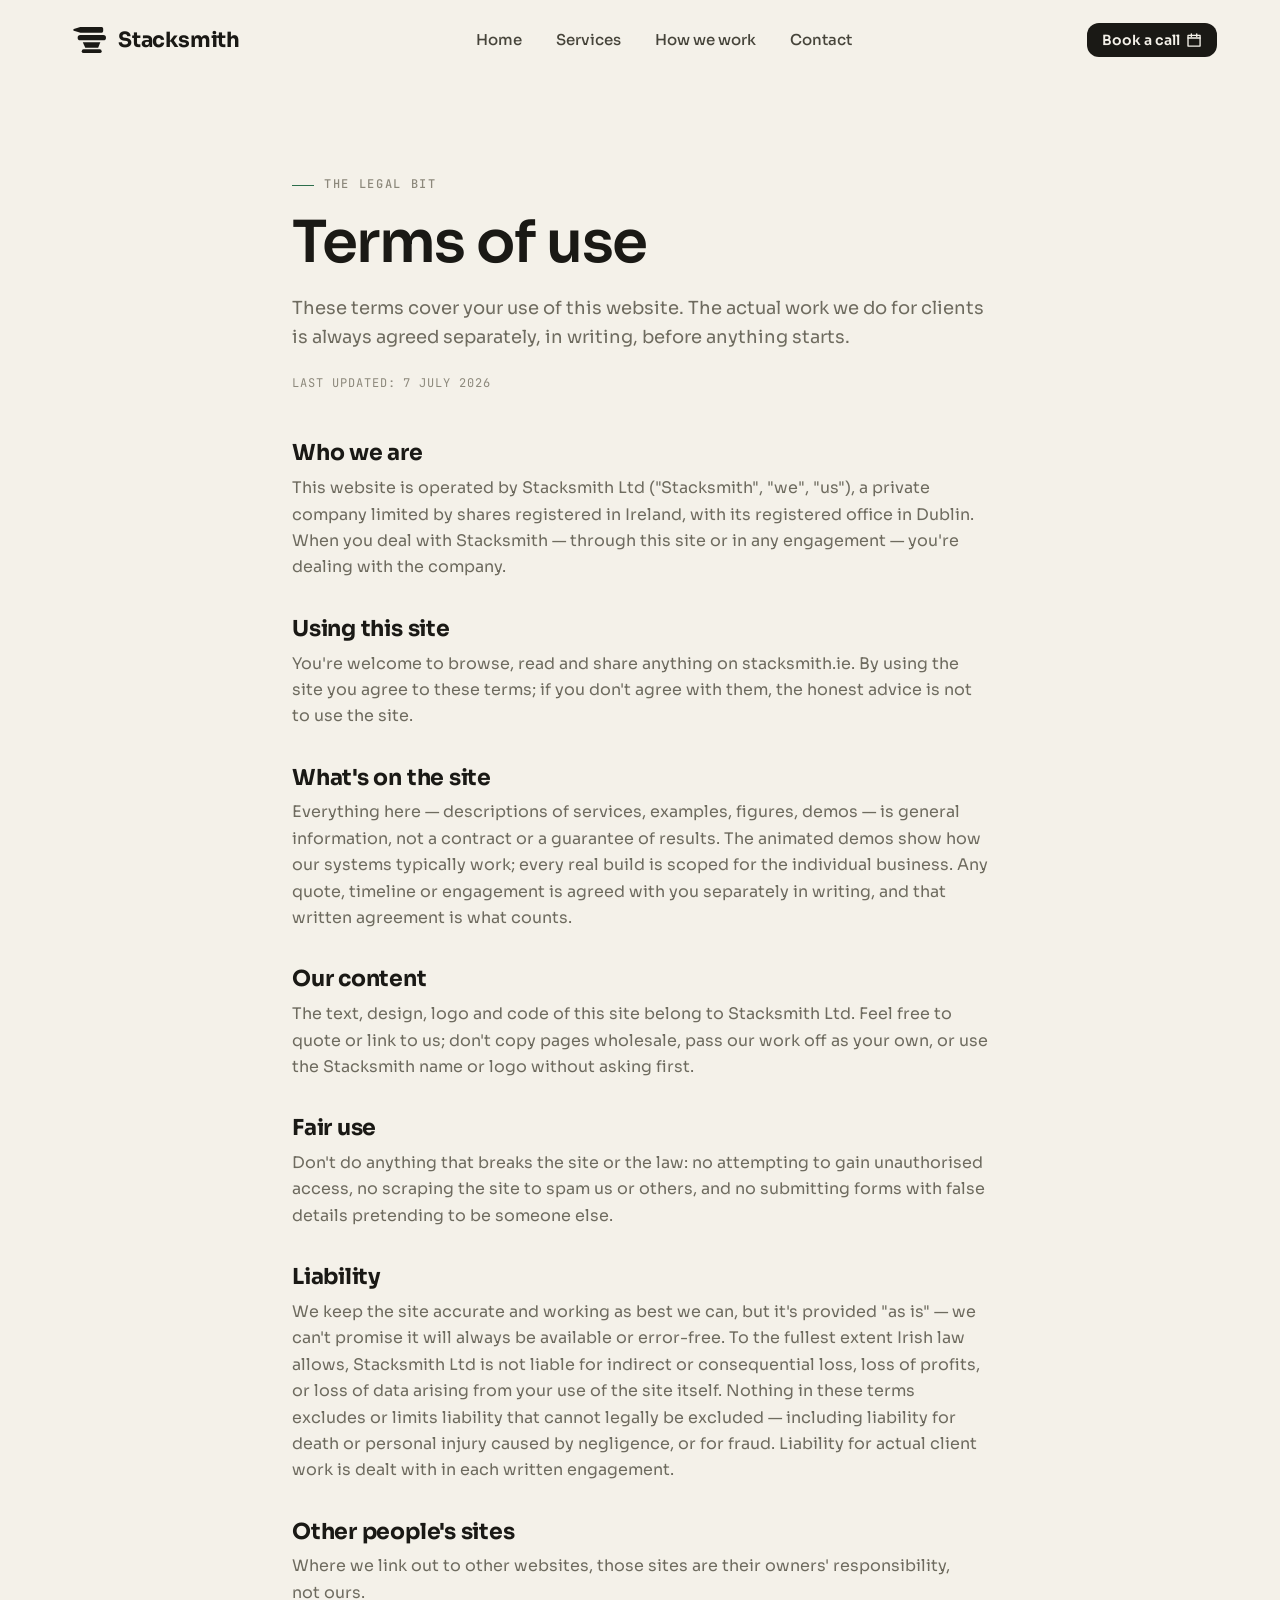
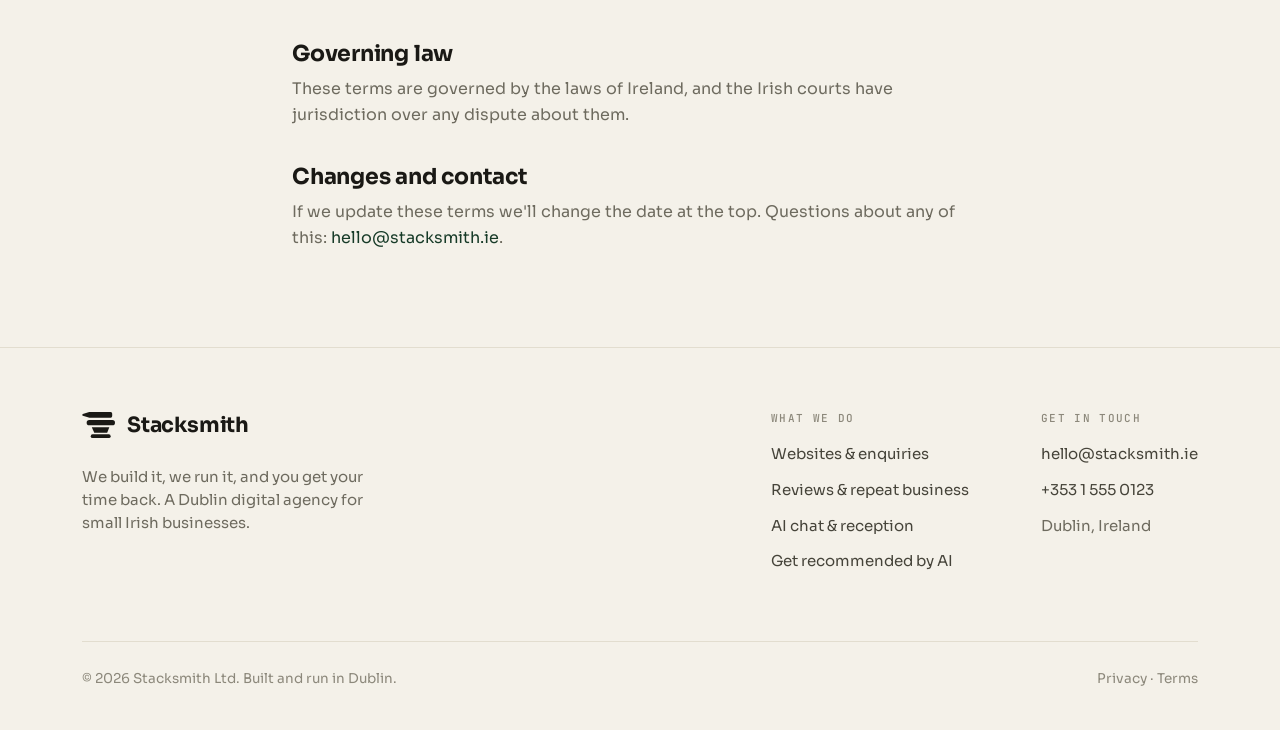
<file: terms.html>
<!DOCTYPE html>
<html lang="en">
<head>
<meta charset="utf-8">
<meta name="viewport" content="width=device-width, initial-scale=1">
<title>Terms · Stacksmith</title>
<meta name="description" content="The terms for using the Stacksmith website. Plain English, no legal fog.">
<link rel="icon" href="assets/stacksmith-logo.png">
<meta property="og:type" content="website">
<meta property="og:title" content="Terms · Stacksmith">
<meta property="og:description" content="The terms for using the Stacksmith website. Plain English.">
<meta property="og:url" content="https://stacksmith.ie/terms.html">
<meta name="twitter:card" content="summary">
<link rel="preconnect" href="https://fonts.googleapis.com">
<link rel="preconnect" href="https://fonts.gstatic.com" crossorigin>
<link href="https://fonts.googleapis.com/css2?family=Sora:wght@300..800&family=JetBrains+Mono:wght@400;500;700&display=swap" rel="stylesheet">
<link rel="stylesheet" href="css/tokens.css">
<link rel="stylesheet" href="css/components.css">
<link rel="stylesheet" href="css/site.css">
<link rel="stylesheet" href="css/remix.css">
</head>
<body>
<div style="background:var(--paper); color:var(--ink-700); font-family:var(--font-sans); min-height:100%;">

  <!-- ============ HEADER ============ -->
  <header class="site-header">
    <div class="container bar">
      <a href="index.html" style="display:flex; align-items:center; text-decoration:none;">
        <span class="ss-logo">
          <span class="ss-logo__mark" style="height:26px;">
            <svg viewBox="0 0 64 50" height="26" width="33" fill="currentColor" xmlns="http://www.w3.org/2000/svg" aria-hidden="true">
              <path d="M14 0 H55.6 Q58.6 0 58.6 3 V7.7 Q58.6 10.7 55.6 10.7 H14.5 L1.6 6.9 Q-0.5 5.4 1.6 3.9 Z"/>
              <rect x="9" y="15.3" width="55" height="10.2" rx="5.1"/>
              <path d="M19 29.5 H53 L48.8 39.9 H23.8 Z"/>
              <rect x="16.9" y="43" width="38.7" height="7.2" rx="3.6"/>
            </svg>
          </span>
          <span class="ss-logo__word" style="font-size:21px;">Stacksmith</span>
        </span>
      </a>
      <nav class="site-nav">
        <a href="index.html">Home</a>
        <a href="services.html">Services</a>
        <a href="how-we-work.html">How we work</a>
        <a href="contact.html">Contact</a>
      </nav>
      <div class="cta-wrap" style="display:flex; align-items:center;">
        <a class="ss-btn ss-btn--primary ss-btn--sm" href="contact.html#book">Book a call <span class="ss-btn__icon"><svg viewBox="0 0 24 24" fill="none" stroke="currentColor" stroke-width="2" stroke-linecap="round" stroke-linejoin="round"><path d="M3 5h18v16H3z"/><path d="M3 9h18"/><path d="M8 3v4"/><path d="M16 3v4"/></svg></span></a>
      </div>
      <button class="ss-navtoggle" aria-expanded="false" aria-controls="mobile-nav" aria-label="Menu">
        <svg class="ic-open" viewBox="0 0 24 24" fill="none" stroke="currentColor" stroke-width="2" stroke-linecap="round"><path d="M4 7h16"/><path d="M4 12h16"/><path d="M4 17h16"/></svg>
        <svg class="ic-close" viewBox="0 0 24 24" fill="none" stroke="currentColor" stroke-width="2" stroke-linecap="round"><path d="M6 6l12 12"/><path d="M18 6L6 18"/></svg>
      </button>
    </div>
    <div class="ss-mobilenav" id="mobile-nav">
      <a href="index.html">Home</a>
      <a href="services.html">Services</a>
      <a href="how-we-work.html">How we work</a>
      <a href="contact.html">Contact</a>
      <a class="ss-mobilenav__cta" href="contact.html#book">Book a call</a>
    </div>
  </header>

  <!-- ============ TERMS ============ -->
  <section style="padding:88px 0 96px;">
    <div class="container" style="max-width:760px;">
      <span class="ss-section-label">The legal bit</span>
      <h1 style="font-family:var(--font-display); font-size:clamp(38px,4.6vw,58px); line-height:1.05; letter-spacing:-0.025em; font-weight:600; margin:18px 0 0; color:var(--ink); text-wrap:balance;">Terms of use</h1>
      <p style="font-size:18px; line-height:1.6; color:var(--ink-500); margin:20px 0 0;">These terms cover your use of this website. The actual work we do for clients is always agreed separately, in writing, before anything starts.</p>
      <p style="font-family:var(--font-mono); font-size:12px; letter-spacing:.08em; text-transform:uppercase; color:var(--ink-400); margin:22px 0 0;">Last updated: 7 July 2026</p>

      <div style="margin-top:48px; display:flex; flex-direction:column; gap:36px;">

        <div>
          <h2 style="font-size:22px; font-weight:var(--weight-bold); letter-spacing:-0.01em; color:var(--ink); margin:0 0 10px;">Who we are</h2>
          <!-- TODO before publishing: insert CRO company number and registered office address once incorporation completes -->
          <p style="font-size:16px; line-height:1.65; color:var(--ink-500); margin:0;">This website is operated by Stacksmith Ltd ("Stacksmith", "we", "us"), a private company limited by shares registered in Ireland, with its registered office in Dublin. When you deal with Stacksmith — through this site or in any engagement — you're dealing with the company.</p>
        </div>

        <div>
          <h2 style="font-size:22px; font-weight:var(--weight-bold); letter-spacing:-0.01em; color:var(--ink); margin:0 0 10px;">Using this site</h2>
          <p style="font-size:16px; line-height:1.65; color:var(--ink-500); margin:0;">You're welcome to browse, read and share anything on stacksmith.ie. By using the site you agree to these terms; if you don't agree with them, the honest advice is not to use the site.</p>
        </div>

        <div>
          <h2 style="font-size:22px; font-weight:var(--weight-bold); letter-spacing:-0.01em; color:var(--ink); margin:0 0 10px;">What's on the site</h2>
          <p style="font-size:16px; line-height:1.65; color:var(--ink-500); margin:0;">Everything here — descriptions of services, examples, figures, demos — is general information, not a contract or a guarantee of results. The animated demos show how our systems typically work; every real build is scoped for the individual business. Any quote, timeline or engagement is agreed with you separately in writing, and that written agreement is what counts.</p>
        </div>

        <div>
          <h2 style="font-size:22px; font-weight:var(--weight-bold); letter-spacing:-0.01em; color:var(--ink); margin:0 0 10px;">Our content</h2>
          <p style="font-size:16px; line-height:1.65; color:var(--ink-500); margin:0;">The text, design, logo and code of this site belong to Stacksmith Ltd. Feel free to quote or link to us; don't copy pages wholesale, pass our work off as your own, or use the Stacksmith name or logo without asking first.</p>
        </div>

        <div>
          <h2 style="font-size:22px; font-weight:var(--weight-bold); letter-spacing:-0.01em; color:var(--ink); margin:0 0 10px;">Fair use</h2>
          <p style="font-size:16px; line-height:1.65; color:var(--ink-500); margin:0;">Don't do anything that breaks the site or the law: no attempting to gain unauthorised access, no scraping the site to spam us or others, and no submitting forms with false details pretending to be someone else.</p>
        </div>

        <div>
          <h2 style="font-size:22px; font-weight:var(--weight-bold); letter-spacing:-0.01em; color:var(--ink); margin:0 0 10px;">Liability</h2>
          <p style="font-size:16px; line-height:1.65; color:var(--ink-500); margin:0;">We keep the site accurate and working as best we can, but it's provided "as is" — we can't promise it will always be available or error-free. To the fullest extent Irish law allows, Stacksmith Ltd is not liable for indirect or consequential loss, loss of profits, or loss of data arising from your use of the site itself. Nothing in these terms excludes or limits liability that cannot legally be excluded — including liability for death or personal injury caused by negligence, or for fraud. Liability for actual client work is dealt with in each written engagement.</p>
        </div>

        <div>
          <h2 style="font-size:22px; font-weight:var(--weight-bold); letter-spacing:-0.01em; color:var(--ink); margin:0 0 10px;">Other people's sites</h2>
          <p style="font-size:16px; line-height:1.65; color:var(--ink-500); margin:0;">Where we link out to other websites, those sites are their owners' responsibility, not ours.</p>
        </div>

        <div>
          <h2 style="font-size:22px; font-weight:var(--weight-bold); letter-spacing:-0.01em; color:var(--ink); margin:0 0 10px;">Governing law</h2>
          <p style="font-size:16px; line-height:1.65; color:var(--ink-500); margin:0;">These terms are governed by the laws of Ireland, and the Irish courts have jurisdiction over any dispute about them.</p>
        </div>

        <div>
          <h2 style="font-size:22px; font-weight:var(--weight-bold); letter-spacing:-0.01em; color:var(--ink); margin:0 0 10px;">Changes and contact</h2>
          <p style="font-size:16px; line-height:1.65; color:var(--ink-500); margin:0;">If we update these terms we'll change the date at the top. Questions about any of this: <a href="mailto:hello@stacksmith.ie" style="color:var(--forest-900);">hello@stacksmith.ie</a>.</p>
        </div>

      </div>
    </div>
  </section>

  <!-- ============ FOOTER ============ -->
  <footer style="border-top:1px solid var(--line); padding:64px 0 40px;">
    <div class="container">
      <div style="display:flex; justify-content:space-between; gap:48px; flex-wrap:wrap;">
        <div style="max-width:300px;">
          <span class="ss-logo">
            <span class="ss-logo__mark" style="height:26px;">
              <svg viewBox="0 0 64 50" height="26" width="33" fill="currentColor" xmlns="http://www.w3.org/2000/svg" aria-hidden="true">
                <path d="M14 0 H55.6 Q58.6 0 58.6 3 V7.7 Q58.6 10.7 55.6 10.7 H14.5 L1.6 6.9 Q-0.5 5.4 1.6 3.9 Z"/>
                <rect x="9" y="15.3" width="55" height="10.2" rx="5.1"/>
                <path d="M19 29.5 H53 L48.8 39.9 H23.8 Z"/>
                <rect x="16.9" y="43" width="38.7" height="7.2" rx="3.6"/>
              </svg>
            </span>
            <span class="ss-logo__word" style="font-size:21px;">Stacksmith</span>
          </span>
          <p style="color:var(--ink-500); font-size:15px; line-height:1.55; margin:18px 0 0;">We build it, we run it, and you get your time back. A Dublin digital agency for small Irish businesses.</p>
        </div>
        <div style="display:flex; gap:72px; flex-wrap:wrap;">
          <div>
            <h5 style="font-family:var(--font-mono); font-size:11px; letter-spacing:.12em; text-transform:uppercase; color:var(--ink-400); margin:0 0 16px; font-weight:500;">What we do</h5>
            <a href="services.html#top" style="display:block; font-size:15px; color:var(--ink-700); margin-bottom:11px; text-decoration:none;">Websites &amp; enquiries</a>
            <a href="services.html#top" style="display:block; font-size:15px; color:var(--ink-700); margin-bottom:11px; text-decoration:none;">Reviews &amp; repeat business</a>
            <a href="services.html#top" style="display:block; font-size:15px; color:var(--ink-700); margin-bottom:11px; text-decoration:none;">AI chat &amp; reception</a>
            <a href="services.html#top" style="display:block; font-size:15px; color:var(--ink-700); margin-bottom:11px; text-decoration:none;">Get recommended by AI</a>
          </div>
          <div>
            <h5 style="font-family:var(--font-mono); font-size:11px; letter-spacing:.12em; text-transform:uppercase; color:var(--ink-400); margin:0 0 16px; font-weight:500;">Get in touch</h5>
            <a href="mailto:hello@stacksmith.ie" style="display:block; font-size:15px; color:var(--ink-700); margin-bottom:11px; text-decoration:none;">hello@stacksmith.ie</a>
            <a href="tel:+35315550123" style="display:block; font-size:15px; color:var(--ink-700); margin-bottom:11px; text-decoration:none;">+353 1 555 0123</a>
            <span style="display:block; font-size:15px; color:var(--ink-500);">Dublin, Ireland</span>
          </div>
        </div>
      </div>
      <div style="display:flex; justify-content:space-between; align-items:center; margin-top:56px; padding-top:26px; border-top:1px solid var(--line); flex-wrap:wrap; gap:12px;">
        <span style="font-size:13.5px; color:var(--ink-400);">© 2026 Stacksmith Ltd. Built and run in Dublin.</span>
        <span style="font-size:13.5px; color:var(--ink-400);"><a href="privacy.html" class="ss-legal">Privacy</a> · <a href="terms.html" class="ss-legal" aria-current="page">Terms</a></span>
      </div>
    </div>
  </footer>

</div>
<script src="js/main.js"></script>
<script src="js/remix.js"></script>
</body>
</html>
</file>
<file: css/tokens.css>
/* Stacksmith webfonts
   ----------------------------------------------------------------
   Display + Text/UI : Sora — one geometric sans at two temperatures
                       (700 tight for display, 400 for body, 800 for stats)
   Mono              : JetBrains Mono — automation-flow tags, code,
                       technical labels (the brand's technical signature)

   Loaded from Google Fonts. */

/* REMIX: font @import removed — fonts are now loaded from each page's <head> for faster first paint */
/* ============================================================
   COLOURS — Stacksmith
   Warm paper, blacksmith ink, forest green. One accent, used
   with discipline. Base values first, semantic aliases below.
   ============================================================ */

:root {
  /* ---- Paper (warm neutral surfaces) ---------------------- */
  --paper:          #F4F1E9;  /* page background — warm cream            */
  --paper-raised:   #FBFAF6;  /* cards, raised surfaces (lighter)        */
  --paper-sunken:   #ECE7DB;  /* wells, code blocks, inset fields        */
  --paper-tint:     #EFEBE1;  /* subtle banding / alternating sections   */

  /* ---- Ink (warm near-black → muted greys) ---------------- */
  --ink:            #1A1915;  /* primary text, buttons, the anvil mark   */
  --ink-800:        #2C2A23;  /* strong headings on paper                */
  --ink-700:        #46443A;  /* secondary text                          */
  --ink-500:        #6E6B5F;  /* muted body, captions                    */
  --ink-400:        #8C887B;  /* labels, placeholders, eyebrows          */
  --ink-300:        #B4AF9F;  /* disabled text, faint meta               */

  /* ---- Lines & hairlines --------------------------------- */
  --line:           #E2DDCF;  /* default hairline on paper               */
  --line-strong:    #D2CCB9;  /* dividers that need to read              */
  --line-ink:       rgba(26,25,21,0.12); /* lines over ink surfaces      */

  /* ---- Forest (the single brand accent) ------------------ */
  --forest:         #2C6E4B;  /* primary accent — "We will."             */
  --forest-700:     #235A3D;  /* hover / pressed                         */
  --forest-900:     #173B28;  /* deepest, text on tint                   */
  --forest-300:     #5E9B7C;  /* light accent, on-ink mint               */
  --forest-tint:    #E4EDE6;  /* accent surface wash                     */
  --forest-tint-2:  #D6E5DB;  /* accent surface, one step up             */

  /* ---- On-ink (text/marks placed on dark ink) ------------ */
  --on-ink:         #F4F1E9;  /* primary text on ink                     */
  --on-ink-muted:   #B7B3A6;  /* secondary text on ink                   */
  --on-ink-faint:   rgba(244,241,233,0.14); /* lines on ink              */
  --mint-on-ink:    #7FBF9B;  /* accent that survives on dark ink        */

  /* ---- Semantic states (used sparingly in UI) ------------ */
  --success:        #2C6E4B;  /* same as forest — success is on-brand    */
  --success-tint:   #E4EDE6;
  --warning:        #B07A1E;  /* warm ochre                              */
  --warning-tint:   #F4E9CF;
  --danger:         #AE3A2B;  /* muted brick                             */
  --danger-tint:    #F3DED9;

  /* ============================================================
     SEMANTIC ALIASES — prefer these in components
     ============================================================ */
  --bg-page:        var(--paper);
  --bg-surface:     var(--paper-raised);
  --bg-sunken:      var(--paper-sunken);
  --bg-inverse:     var(--ink);

  --text-strong:    var(--ink);
  --text-body:      var(--ink-700);
  --text-muted:     var(--ink-500);
  --text-subtle:    var(--ink-400);
  --text-on-inverse: var(--on-ink);

  --border-default: var(--line);
  --border-strong:  var(--line-strong);

  --accent:         var(--forest);
  --accent-hover:   var(--forest-700);
  --accent-surface: var(--forest-tint);
  --accent-on-inverse: var(--mint-on-ink);

  --focus-ring:     rgba(44,110,75,0.45); /* forest, for :focus-visible  */
}
/* ============================================================
   TYPOGRAPHY — Stacksmith
   Sora for everything you read — 700 tight for display, 400 for
   body. JetBrains Mono for technical / automation-flow tags.
   ============================================================ */

:root {
  /* ---- Families ------------------------------------------ */
  --font-display: 'Sora', ui-sans-serif, system-ui, -apple-system, 'Segoe UI', sans-serif;
  --font-sans:    'Sora', ui-sans-serif, system-ui, -apple-system, 'Segoe UI', sans-serif;
  --font-mono:    'JetBrains Mono', ui-monospace, 'SF Mono', Menlo, monospace;

  /* ---- Weights ------------------------------------------- */
  --weight-regular:  400;
  --weight-medium:   500;
  --weight-semibold: 600;
  --weight-bold:     700;
  --weight-black:    800;

  /* ---- Type scale (rem, 16px base) ----------------------- */
  --text-2xs:  0.6875rem; /* 11 — mono micro-tags                */
  --text-xs:   0.75rem;   /* 12 — eyebrows, meta                 */
  --text-sm:   0.875rem;  /* 14 — captions, dense UI             */
  --text-base: 1rem;      /* 16 — body                           */
  --text-md:   1.125rem;  /* 18 — lead body                      */
  --text-lg:   1.375rem;  /* 22 — large body / small headings    */
  --text-xl:   1.75rem;   /* 28 — h4                             */
  --text-2xl:  2.25rem;   /* 36 — h3                             */
  --text-3xl:  3rem;      /* 48 — h2                             */
  --text-4xl:  4rem;      /* 64 — h1                             */
  --text-5xl:  5.25rem;   /* 84 — hero display                   */
  --text-6xl:  6.75rem;   /* 108 — oversized statement           */

  /* ---- Line heights -------------------------------------- */
  --leading-none:    1;
  --leading-tight:   1.08;  /* display headlines                 */
  --leading-snug:    1.25;  /* sub-heads                         */
  --leading-normal:  1.5;   /* UI                                */
  --leading-relaxed: 1.65;  /* long-form body                    */

  /* ---- Letter spacing ------------------------------------ */
  --tracking-tight:  -0.03em; /* large display                   */
  --tracking-snug:   -0.02em; /* headings                        */
  --tracking-normal: 0em;
  --tracking-wide:   0.08em;  /* eyebrows                        */
  --tracking-caps:   0.14em;  /* uppercase mono tags             */

  /* ---- Semantic roles ------------------------------------ */
  --display-family: var(--font-display);
  --heading-family: var(--font-display);
  --body-family:    var(--font-sans);
  --label-family:   var(--font-sans);
  --mono-family:    var(--font-mono);
}

/* ---- Eyebrow / section-label utility ---------------------- */
.ss-eyebrow {
  font-family: var(--font-mono);
  font-size: var(--text-xs);
  font-weight: var(--weight-medium);
  letter-spacing: var(--tracking-caps);
  text-transform: uppercase;
  color: var(--text-subtle);
}
/* ============================================================
   SPACING & LAYOUT — Stacksmith
   4px base grid. Generous, Figma-grade whitespace.
   ============================================================ */

:root {
  /* ---- Space scale (4px base) ---------------------------- */
  --space-0:   0;
  --space-1:   0.25rem;  /* 4   */
  --space-2:   0.5rem;   /* 8   */
  --space-3:   0.75rem;  /* 12  */
  --space-4:   1rem;     /* 16  */
  --space-5:   1.5rem;   /* 24  */
  --space-6:   2rem;     /* 32  */
  --space-7:   2.5rem;   /* 40  */
  --space-8:   3rem;     /* 48  */
  --space-9:   4rem;     /* 64  */
  --space-10:  5rem;     /* 80  */
  --space-11:  6rem;     /* 96  */
  --space-12:  8rem;     /* 128 */
  --space-13:  10rem;    /* 160 */

  /* ---- Layout -------------------------------------------- */
  --container-max:   1200px;  /* standard content width            */
  --container-wide:  1320px;  /* full marketing width              */
  --container-prose: 680px;   /* long-form reading measure         */
  --gutter:          var(--space-6);   /* page side padding (desktop) */
  --gutter-mobile:   var(--space-5);

  --section-y:       var(--space-12);  /* vertical rhythm between sections */
  --section-y-tight: var(--space-10);
}
/* ============================================================
   RADIUS & BORDERS — Stacksmith
   Soft, confident corners. The anvil mark is pill-rounded, so
   the system leans rounded — but never fully bubbly on cards.
   ============================================================ */

:root {
  --radius-xs:    6px;    /* tags, small chips                 */
  --radius-sm:    8px;    /* inputs, small buttons             */
  --radius-md:    12px;   /* buttons, default controls         */
  --radius-lg:    16px;   /* cards                             */
  --radius-xl:    24px;   /* large panels, feature cards       */
  --radius-2xl:   32px;   /* hero media, big surfaces          */
  --radius-pill:  999px;  /* pills, avatars, the mark's slabs  */

  --border-width:      1px;
  --border-width-thick: 1.5px;
}
/* ============================================================
   SHADOWS & ELEVATION — Stacksmith
   Warm-tinted, low-spread shadows. Light, like paper lifting
   off paper — never a hard drop shadow.
   ============================================================ */

:root {
  /* Tinted with the ink hue (warm), never pure black */
  --shadow-xs:  0 1px 2px rgba(26,25,21,0.05);
  --shadow-sm:  0 2px 6px -1px rgba(26,25,21,0.07);
  --shadow-md:  0 6px 20px -6px rgba(26,25,21,0.12);
  --shadow-lg:  0 18px 44px -12px rgba(26,25,21,0.16);
  --shadow-xl:  0 36px 80px -24px rgba(26,25,21,0.22);

  /* Focus ring (forest) */
  --shadow-focus: 0 0 0 3px var(--focus-ring);

  /* Inset for sunken wells */
  --shadow-inset: inset 0 1px 2px rgba(26,25,21,0.06);

  /* Transitions — calm, no bounce */
  --ease-out:   cubic-bezier(0.22, 1, 0.36, 1);    /* @kind other */
  --ease-in-out: cubic-bezier(0.45, 0, 0.2, 1);    /* @kind other */
  --duration-fast:   120ms;                         /* @kind other */
  --duration-base:   200ms;                         /* @kind other */
  --duration-slow:   320ms;                         /* @kind other */
}
/* ============================================================
   BASE — Stacksmith
   Minimal reset + element defaults. Sets the warm-paper canvas
   and the display/body type relationship across the system.
   ============================================================ */

*, *::before, *::after { box-sizing: border-box; }

html { -webkit-text-size-adjust: 100%; }

body {
  margin: 0;
  background: var(--bg-page);
  color: var(--text-body);
  font-family: var(--font-sans);
  font-size: var(--text-base);
  line-height: var(--leading-relaxed);
  font-weight: var(--weight-regular);
  -webkit-font-smoothing: antialiased;
  text-rendering: optimizeLegibility;
}

/* Headings — Sora, tight, ink */
h1, h2, h3, h4, h5 {
  font-family: var(--font-display);
  color: var(--text-strong);
  font-weight: var(--weight-bold);
  line-height: var(--leading-tight);
  letter-spacing: var(--tracking-snug);
  margin: 0 0 0.5em;
  text-wrap: balance;
}
h1 { font-size: var(--text-4xl); }
h2 { font-size: var(--text-3xl); }
h3 { font-size: var(--text-2xl); }
h4 { font-size: var(--text-xl); line-height: var(--leading-snug); }
h5 { font-size: var(--text-lg); line-height: var(--leading-snug); }

p { margin: 0 0 1em; text-wrap: pretty; }

a { color: var(--accent); text-decoration: none; }
a:hover { color: var(--accent-hover); }

strong { font-weight: var(--weight-semibold); color: var(--text-strong); }

code, kbd, samp {
  font-family: var(--font-mono);
  font-size: 0.9em;
}

::selection { background: var(--forest-tint-2); color: var(--ink); }

:focus-visible {
  outline: none;
  box-shadow: var(--shadow-focus);
  border-radius: var(--radius-sm);
}

hr {
  border: none;
  border-top: 1px solid var(--border-default);
  margin: var(--space-7) 0;
}

img { max-width: 100%; display: block; }
</file>
<file: css/components.css>
/* ============================================================
   COMPONENT STYLES — Stacksmith
   Shipped via styles.css. Components reference these classes;
   interaction states (hover/focus/active) live here so they
   work without JS. All values come from the token layer.
   ============================================================ */

/* ---------- Button ---------------------------------------- */
.ss-btn {
  display: inline-flex;
  align-items: center;
  justify-content: center;
  gap: 0.5em;
  font-family: var(--font-sans);
  font-weight: var(--weight-semibold);
  line-height: 1;
  white-space: nowrap;
  text-decoration: none;
  cursor: pointer;
  border: var(--border-width) solid transparent;
  background: var(--ink);
  color: var(--on-ink);
  border-radius: var(--radius-md);
  transition: transform var(--duration-fast) var(--ease-out),
              background var(--duration-base) var(--ease-out),
              border-color var(--duration-base) var(--ease-out),
              box-shadow var(--duration-base) var(--ease-out),
              opacity var(--duration-base) var(--ease-out);
}
.ss-btn:focus-visible { outline: none; box-shadow: var(--shadow-focus); }
.ss-btn:active { transform: translateY(1px); }
.ss-btn[disabled], .ss-btn[aria-disabled="true"] {
  opacity: 0.45; cursor: not-allowed; pointer-events: none;
}
/* sizes */
.ss-btn--sm { font-size: var(--text-sm); padding: 8px 14px; gap: 0.4em; }
.ss-btn--md { font-size: var(--text-base); padding: 12px 20px; }
.ss-btn--lg { font-size: var(--text-md); padding: 15px 26px; border-radius: var(--radius-md); }
.ss-btn--block { display: flex; width: 100%; }
.ss-btn--icon-only { padding-left: 0; padding-right: 0; aspect-ratio: 1; }
.ss-btn--icon-only.ss-btn--sm { width: 34px; }
.ss-btn--icon-only.ss-btn--md { width: 44px; }
.ss-btn--icon-only.ss-btn--lg { width: 52px; }
/* variants */
.ss-btn--primary { background: var(--ink); color: var(--on-ink); }
.ss-btn--primary:hover { background: #000; box-shadow: var(--shadow-md); }
.ss-btn--accent { background: var(--forest); color: #fff; }
.ss-btn--accent:hover { background: var(--forest-700); box-shadow: var(--shadow-md); }
.ss-btn--secondary {
  background: transparent; color: var(--ink); border-color: var(--line-strong);
}
.ss-btn--secondary:hover { background: var(--paper-raised); border-color: var(--ink); }
.ss-btn--ghost { background: transparent; color: var(--ink); border-color: transparent; }
.ss-btn--ghost:hover { background: rgba(26,25,21,0.06); }
.ss-btn--danger { background: var(--danger); color: #fff; }
.ss-btn--danger:hover { background: #98301f; }
.ss-btn .ss-btn__icon { display: inline-flex; width: 1.15em; height: 1.15em; }
.ss-btn .ss-btn__icon svg { width: 100%; height: 100%; stroke-width: 2; }

/* ---------- Badge ----------------------------------------- */
.ss-badge {
  display: inline-flex; align-items: center; gap: 6px;
  font-family: var(--font-sans);
  font-weight: var(--weight-semibold);
  font-size: var(--text-xs);
  line-height: 1;
  padding: 5px 9px;
  border-radius: var(--radius-pill);
  border: 1px solid transparent;
}
.ss-badge__dot { width: 6px; height: 6px; border-radius: 999px; background: currentColor; }
.ss-badge--neutral { background: var(--paper-sunken); color: var(--ink-700); border-color: var(--line-strong); }
.ss-badge--forest  { background: var(--forest-tint); color: var(--forest-900); border-color: var(--forest-tint-2); }
.ss-badge--success { background: var(--success-tint); color: var(--forest-900); border-color: var(--forest-tint-2); }
.ss-badge--warning { background: var(--warning-tint); color: #7a5310; border-color: #e6d3a0; }
.ss-badge--danger  { background: var(--danger-tint); color: #8a2b1e; border-color: #e6c2ba; }
.ss-badge--solid   { background: var(--ink); color: var(--on-ink); border-color: transparent; }

/* ---------- Tag (mono flow tag) --------------------------- */
.ss-tag {
  display: inline-flex; align-items: center; gap: 6px;
  font-family: var(--font-mono);
  font-size: var(--text-2xs);
  letter-spacing: 0.08em;
  text-transform: uppercase;
  font-weight: var(--weight-medium);
  color: var(--forest-900);
  background: var(--forest-tint);
  border: 1px solid var(--forest-tint-2);
  padding: 5px 10px;
  border-radius: var(--radius-xs);
}
.ss-tag--ink { color: var(--ink-700); background: var(--paper-sunken); border-color: var(--line-strong); }

/* ---------- Avatar ---------------------------------------- */
.ss-avatar {
  display: inline-flex; align-items: center; justify-content: center;
  border-radius: var(--radius-pill);
  background: var(--forest-tint);
  color: var(--forest-900);
  font-family: var(--font-sans);
  font-weight: var(--weight-semibold);
  overflow: hidden;
  border: 1px solid var(--line-ink);
  flex: none;
}
.ss-avatar img { width: 100%; height: 100%; object-fit: cover; }
.ss-avatar--sm { width: 32px; height: 32px; font-size: 12px; }
.ss-avatar--md { width: 44px; height: 44px; font-size: 15px; }
.ss-avatar--lg { width: 60px; height: 60px; font-size: 20px; }

/* ---------- Card ------------------------------------------ */
.ss-card {
  background: var(--bg-surface);
  border: 1px solid var(--line);
  border-radius: var(--radius-lg);
  padding: var(--space-6);
}
.ss-card--flat { box-shadow: none; }
.ss-card--raised { box-shadow: var(--shadow-md); border-color: transparent; }
.ss-card--interactive { cursor: pointer; transition: transform var(--duration-base) var(--ease-out), box-shadow var(--duration-base) var(--ease-out), border-color var(--duration-base) var(--ease-out); }
.ss-card--interactive:hover { transform: translateY(-3px); box-shadow: var(--shadow-lg); border-color: var(--line-strong); }
.ss-card--ink { background: var(--ink); border-color: transparent; color: var(--on-ink); }
.ss-card--ink h1,.ss-card--ink h2,.ss-card--ink h3,.ss-card--ink h4 { color: var(--on-ink); }

/* ---------- Section label (eyebrow) ----------------------- */
.ss-section-label {
  display: inline-flex; align-items: center; gap: 10px;
  font-family: var(--font-mono);
  font-size: var(--text-xs);
  font-weight: var(--weight-medium);
  letter-spacing: var(--tracking-caps);
  text-transform: uppercase;
  color: var(--text-subtle);
}
.ss-section-label::before {
  content: ""; width: 22px; height: 1.5px; background: var(--forest); display: inline-block;
}
.ss-section-label--plain::before { display: none; }

/* ---------- Stat ------------------------------------------ */
.ss-stat__value {
  font-family: var(--font-display);
  font-weight: var(--weight-bold);
  font-size: var(--text-3xl);
  line-height: 1;
  color: var(--ink);
  letter-spacing: -0.02em;
}
.ss-stat__value em { font-style: normal; color: var(--forest); }
.ss-stat__label { font-family: var(--font-sans); font-size: var(--text-sm); color: var(--text-muted); margin-top: 8px; }

/* ---------- Form controls --------------------------------- */
.ss-field { display: flex; flex-direction: column; gap: 7px; }
.ss-label { font-family: var(--font-sans); font-size: var(--text-sm); font-weight: var(--weight-medium); color: var(--ink-700); }
.ss-label__req { color: var(--danger); margin-left: 2px; }
.ss-hint { font-family: var(--font-sans); font-size: var(--text-xs); color: var(--text-muted); }
.ss-hint--error { color: var(--danger); }

.ss-input, .ss-textarea, .ss-select {
  font-family: var(--font-sans);
  font-size: var(--text-base);
  color: var(--ink);
  background: var(--paper-raised);
  border: 1px solid var(--line-strong);
  border-radius: var(--radius-sm);
  padding: 11px 13px;
  width: 100%;
  transition: border-color var(--duration-base) var(--ease-out), box-shadow var(--duration-base) var(--ease-out), background var(--duration-base) var(--ease-out);
}
.ss-input::placeholder, .ss-textarea::placeholder { color: var(--ink-400); }
.ss-input:hover, .ss-textarea:hover, .ss-select:hover { border-color: var(--ink-400); }
.ss-input:focus, .ss-textarea:focus, .ss-select:focus {
  outline: none; border-color: var(--forest); box-shadow: var(--shadow-focus); background: var(--paper-raised);
}
.ss-input[aria-invalid="true"], .ss-textarea[aria-invalid="true"] { border-color: var(--danger); }
.ss-input[disabled], .ss-textarea[disabled], .ss-select[disabled] { opacity: 0.55; cursor: not-allowed; background: var(--paper-sunken); }
.ss-textarea { resize: vertical; min-height: 96px; line-height: 1.55; }
.ss-input--has-prefix { padding-left: 38px; }
.ss-input-wrap { position: relative; display: flex; align-items: center; }
.ss-input-wrap__prefix { position: absolute; left: 12px; display: inline-flex; width: 18px; height: 18px; color: var(--ink-400); pointer-events: none; }
.ss-input-wrap__prefix svg { width: 100%; height: 100%; }

.ss-select-wrap { position: relative; }
.ss-select { appearance: none; padding-right: 38px; cursor: pointer; }
.ss-select-wrap__chev { position: absolute; right: 13px; top: 50%; transform: translateY(-50%); width: 16px; height: 16px; color: var(--ink-500); pointer-events: none; }

/* ---------- Checkbox / Radio ------------------------------ */
.ss-check { display: inline-flex; align-items: flex-start; gap: 10px; cursor: pointer; font-family: var(--font-sans); font-size: var(--text-base); color: var(--ink-700); }
.ss-check input { position: absolute; opacity: 0; width: 0; height: 0; }
.ss-check__box {
  flex: none; width: 20px; height: 20px; margin-top: 1px;
  border: 1.5px solid var(--line-strong); background: var(--paper-raised);
  border-radius: var(--radius-xs);
  display: inline-flex; align-items: center; justify-content: center;
  transition: background var(--duration-fast) var(--ease-out), border-color var(--duration-fast) var(--ease-out);
}
.ss-check--radio .ss-check__box { border-radius: var(--radius-pill); }
.ss-check__box svg { width: 13px; height: 13px; color: #fff; opacity: 0; transition: opacity var(--duration-fast); }
.ss-check input:checked + .ss-check__box { background: var(--forest); border-color: var(--forest); }
.ss-check input:checked + .ss-check__box svg { opacity: 1; }
.ss-check--radio input:checked + .ss-check__box { background: var(--paper-raised); border-color: var(--forest); }
.ss-check--radio .ss-check__box::after { content:""; width: 10px; height: 10px; border-radius: 999px; background: var(--forest); opacity: 0; transition: opacity var(--duration-fast); }
.ss-check--radio input:checked + .ss-check__box::after { opacity: 1; }
.ss-check input:focus-visible + .ss-check__box { box-shadow: var(--shadow-focus); }
.ss-check input:disabled ~ * { opacity: 0.5; }

/* ---------- Switch ---------------------------------------- */
.ss-switch { display: inline-flex; align-items: center; gap: 10px; cursor: pointer; font-family: var(--font-sans); font-size: var(--text-base); color: var(--ink-700); }
.ss-switch input { position: absolute; opacity: 0; width: 0; height: 0; }
.ss-switch__track {
  flex: none; width: 42px; height: 24px; border-radius: 999px;
  background: var(--line-strong); position: relative;
  transition: background var(--duration-base) var(--ease-out);
}
.ss-switch__thumb {
  position: absolute; top: 3px; left: 3px; width: 18px; height: 18px;
  background: #fff; border-radius: 999px; box-shadow: var(--shadow-sm);
  transition: transform var(--duration-base) var(--ease-out);
}
.ss-switch input:checked + .ss-switch__track { background: var(--forest); }
.ss-switch input:checked + .ss-switch__track .ss-switch__thumb { transform: translateX(18px); }
.ss-switch input:focus-visible + .ss-switch__track { box-shadow: var(--shadow-focus); }
.ss-switch input:disabled + .ss-switch__track { opacity: 0.5; }

/* ---------- Accordion ------------------------------------- */
.ss-accordion { border-top: 1px solid var(--line); }
.ss-accordion__item { border-bottom: 1px solid var(--line); }
.ss-accordion__head {
  width: 100%; display: flex; align-items: center; justify-content: space-between; gap: 16px;
  background: none; border: none; cursor: pointer; text-align: left;
  padding: 20px 4px; font-family: var(--font-display); font-weight: var(--weight-bold);
  font-size: var(--text-lg); color: var(--ink); letter-spacing: -0.01em;
}
.ss-accordion__head:focus-visible { outline: none; box-shadow: var(--shadow-focus); border-radius: var(--radius-sm); }
.ss-accordion__icon { flex: none; width: 22px; height: 22px; color: var(--forest); transition: transform var(--duration-base) var(--ease-out); }
.ss-accordion__item[data-open="true"] .ss-accordion__icon { transform: rotate(45deg); }
.ss-accordion__panel { overflow: hidden; height: 0; transition: height var(--duration-base) var(--ease-out); }
.ss-accordion__panel-inner { padding: 0 4px 22px; font-family: var(--font-sans); font-size: var(--text-md); line-height: 1.6; color: var(--ink-500); max-width: 60ch; }

/* ---------- Logo ------------------------------------------ */
.ss-logo { display: inline-flex; align-items: center; gap: 12px; color: var(--ink); text-decoration: none; }
.ss-logo__mark { display: inline-flex; flex: none; }
.ss-logo__mark svg { display: block; height: 100%; width: auto; }
.ss-logo__word { font-family: var(--font-display); font-weight: var(--weight-bold); letter-spacing: -0.01em; color: currentColor; line-height: 1; }
</file>
<file: css/site.css>
/* ============================================================
   SITE — Stacksmith marketing website
   Shared chrome, the scroll-driven motion system, the Services
   "See it run" demo animation, and responsive rules.
   Tokens live in tokens.css; component states in components.css.
   ============================================================ */

/* ---------- Layout helpers -------------------------------- */
.container { max-width: 1180px; margin: 0 auto; padding: 0 32px; }
.grid3 { display: grid; grid-template-columns: repeat(3, 1fr); }
.svc-grid { display: grid; grid-template-columns: 300px 1fr; }
.split2 { display: grid; grid-template-columns: 1fr 1fr; }
.faq-grid { display: grid; grid-template-columns: 0.8fr 1.2fr; }

/* ---------- Header ----------------------------------------- */
.site-header {
  position: sticky; top: 0; z-index: 50;
  background: color-mix(in srgb, var(--paper) 86%, transparent);
  backdrop-filter: saturate(140%) blur(10px);
  -webkit-backdrop-filter: saturate(140%) blur(10px);
  border-bottom: 1px solid var(--line);
}
.site-header .bar { height: 72px; display: flex; align-items: center; justify-content: space-between; }
.site-nav { display: flex; align-items: center; gap: 30px; }
.site-nav a { font-size: 15px; color: var(--ink-700); font-weight: 500; text-decoration: none; }
.site-nav a:hover { color: var(--ink); }
.site-nav a[aria-current="page"] { color: var(--ink); font-weight: 600; }
.ss-logo__mark svg { display: block; }

/* ---------- Motion system (scroll-position-driven) ---------
   CSS Scroll-linked Animations; browsers without support simply
   show everything. Keyframes copied verbatim from the handoff. */
@keyframes ssRise  { from { opacity: 0;   transform: translateY(20px); } to { opacity: 1; transform: none; } }
@keyframes ssPop   { from { opacity: .35; transform: scale(.84); }       to { opacity: 1; transform: scale(1); } }
@keyframes ssGrowX { from { transform: scaleX(0); }                      to { transform: scaleX(1); } }
@supports (animation-timeline: view()) {
  .ss-reveal  { opacity: 0; animation: ssRise linear both; animation-timeline: view(); animation-range: entry 2% cover 22%; }
  .ss-seq     { animation: ssPop linear both; animation-timeline: view(); animation-range: cover 10% cover 35%; }
  .ss-seqline { transform-origin: left center; animation: ssGrowX linear both; animation-timeline: view(); animation-range: cover 12% cover 38%; }
}

/* ---------- "See it run" demos (Services) ------------------ */
.ssdemo-toggle .chev { transition: transform .42s cubic-bezier(.22,1,.36,1); }
.ssdemo-toggle.is-open .chev { transform: rotate(90deg); }
.ssdemo-toggle:hover { border-color: var(--line-strong) !important; }
.ssdemo-toggle:hover .chev { background: var(--forest-tint-2) !important; }

.ssdemo-panel { max-height: 0; opacity: 0; overflow: hidden; transition: max-height .6s cubic-bezier(.22,1,.36,1), opacity .45s ease; }
.ssdemo-panel.is-open { max-height: 3000px; opacity: 1; }

/* flow steps ignite in sequence on open (per-step --d delay) */
.ssflow .ss-fill { height: 0; transition: height 1.9s cubic-bezier(.42,0,.25,1) .12s; }
.ssdemo-panel.is-open .ssflow .ss-fill { height: 100%; }

.ssflow .ss-step { opacity: 0; transform: translateY(16px);
  transition: opacity .6s cubic-bezier(.22,1,.36,1) var(--d,0ms), transform .6s cubic-bezier(.22,1,.36,1) var(--d,0ms); }
.ssdemo-panel.is-open .ssflow .ss-step { opacity: 1; transform: none; }

.ssflow .ss-dot { background: var(--paper-sunken); color: var(--ink-400); border: 1px solid var(--line);
  transition: background .55s cubic-bezier(.22,1,.36,1) var(--d,0ms), color .55s cubic-bezier(.22,1,.36,1) var(--d,0ms), border-color .55s var(--d,0ms), box-shadow .55s var(--d,0ms); }
.ssdemo-panel.is-open .ssflow .ss-step .ss-dot { background: var(--forest); color: var(--on-ink); border-color: transparent; }
.ssdemo-panel.is-open .ssflow .ss-step.is-final .ss-dot { background: var(--forest-700); }

@keyframes ssDotPulse { 0% { box-shadow: 0 0 0 0 rgba(44,110,75,.30); } 70% { box-shadow: 0 0 0 11px rgba(44,110,75,0); } 100% { box-shadow: 0 0 0 0 rgba(44,110,75,0); } }
.ssdemo-panel.is-open .ssflow .ss-step .ss-dot { animation: ssDotPulse 2.2s ease-out var(--d,0ms); }

/* ---------- Reduced motion --------------------------------- */
@media (prefers-reduced-motion: reduce) {
  .ss-reveal, .ss-seq, .ss-seqline { opacity: 1 !important; transform: none !important; animation: none !important; }
  .ss-msg, .ss-greview, .ss-greview__stars span { opacity: 1 !important; transform: none !important; transition: none !important; }
  .ss-hrail__ic, .ss-hrail__conn i::after, .ss-appview { transition: none !important; }
  .ss-live__dot, .ss-badge__dot { animation: none !important; }
  .ss-typing { display: none !important; }
  .ss-float { animation: none !important; }
  .ss-ticker__track { animation: none !important; }
  .ss-ticker__viewport { -webkit-mask-image: none; mask-image: none; overflow-x: auto; }
  .ss-vig *, .ss-vig__pill, .ss-feed__line, .ss-feed__dot, .ss-net, .ss-net rect, .ss-net line,
  .ss-vig__calldot, .ss-vig__wave i { animation: none !important; }
  .ss-showpanel.is-active, .ssx [data-i], .ssx-browser[data-i],
  .ssx-calldot, .ssx-wave i, .ssx-rail__line i { animation: none !important; }
  .ssx-wave i { transform: scaleY(.55); }
  .ssx-rail__line i { display: none; }
  .ssx-fsrc, .ssx-fhub, .ssx-site__hero, .ssx-site__btn, .ssx-site__card,
  .ssx-review__stars .st, .ssx-rate, .ssx-meter__bar i, .ssx-meter__end,
  .ssx--bot .ssx-cb, .ssx-widget__dot { animation: none !important; }
  .ssx-shine::after, .ssx-cursor, .ssx-toast, .ssx-burst, .ssx-dots,
  .ssx-fhub::before, .ssx-callui__av i, .ssx-cir__line i { display: none !important; }
  .ssx-meter__bar i { transform: none; }
  .ssx-funnel__lines path { animation: none !important; stroke-dashoffset: 0; }
  .ssx-cir__ic::after, .ssx-meter__bar::after { animation: none !important; }
  .ssx-meter__bar::after { opacity: 1; }
  .ssx-tagx, .ssx-cloudmore { animation: none !important; translate: none !important; }
  .cb-dots { display: none !important; }
  .ss-vig__wave i { transform: scaleY(.55); }
  .ssflow .ss-step { opacity: 1 !important; transform: none !important; transition: none !important; }
  .ssflow .ss-fill { transition: none !important; }
  .ssdemo-panel { transition: opacity .2s ease !important; }
  .ssdemo-panel.is-open .ssflow .ss-step .ss-dot { animation: none !important; }
}

/* ---------- Hero: live automation demo ---------------------
   Left: copy. Right: a phone handling an enquiry end-to-end on
   a ~11s loop, with a flow rail lighting up in sync beneath it.
   Timings live in data-t attributes (ms); js/main.js runs them. */
.ss-hero { padding: 72px 0 84px; overflow: hidden; }
.ss-hero__grid { display: grid; grid-template-columns: 1.05fr .95fr; gap: 56px; align-items: center; }
.ss-hero__h1 {
  font-size: clamp(40px, 4.6vw, 64px); line-height: 1.04; letter-spacing: var(--tracking-tight);
  font-weight: var(--weight-bold); margin: 20px 0 0; color: var(--ink); text-wrap: balance;
}
.ss-hero__h1 em { font-style: normal; color: var(--forest); }
.ss-hero__sub { font-size: 18px; line-height: 1.55; color: var(--ink-500); max-width: 470px; margin: 22px 0 30px; }
.ss-hero__actions { display: flex; gap: 14px; flex-wrap: wrap; }

.ss-hero__stage { display: flex; flex-direction: column; align-items: center; gap: 24px; }
.ss-live {
  /* bare broadcast caption — deliberately no pill chrome (user dislikes pills) */
  display: inline-flex; align-items: center; gap: 10px;
  font-family: var(--font-mono); font-size: 10px; letter-spacing: .16em; text-transform: uppercase;
  color: var(--forest-900);
}
.ss-live__dot { width: 7px; height: 7px; border-radius: 999px; background: var(--forest); animation: ssPulse 2.2s infinite; }
@keyframes ssPulse {
  0% { box-shadow: 0 0 0 0 rgba(44,110,75,.35); }
  70% { box-shadow: 0 0 0 8px rgba(44,110,75,0); }
  100% { box-shadow: 0 0 0 0 rgba(44,110,75,0); }
}

/* — ambient stage visuals: dot grid, forest glow, floating chips — */
.ss-hero { position: relative; }
.ss-hero::before { /* faint dot grid fading in from the right */
  content: ""; position: absolute; inset: 0; pointer-events: none;
  background-image: radial-gradient(rgba(26,25,21,.07) 1px, transparent 1.5px);
  background-size: 24px 24px;
  -webkit-mask-image: linear-gradient(105deg, transparent 46%, #000 78%);
  mask-image: linear-gradient(105deg, transparent 46%, #000 78%);
}
.ss-hero__stage { position: relative; }
.ss-hero__stage::before { /* forest glow behind the phone */
  content: ""; position: absolute; top: 48%; left: 50%; transform: translate(-50%,-50%);
  width: 540px; height: 540px; border-radius: 999px; pointer-events: none;
  background: radial-gradient(closest-side, rgba(44,110,75,.16), rgba(44,110,75,.05) 55%, transparent 72%);
}
.ss-float {
  position: absolute; z-index: 3; display: inline-flex; align-items: center; gap: 7px;
  background: var(--paper-raised); border: 1px solid var(--line); border-radius: 12px;
  box-shadow: var(--shadow-md); padding: 9px 13px;
  font-size: 12px; font-weight: var(--weight-semibold); color: var(--ink);
  animation: ssFloat 5.5s ease-in-out infinite alternate;
}
.ss-float__stars { color: #FBBC04; font-size: 12px; letter-spacing: 1px; }
.ss-float--a { top: 108px; right: 4px; }
.ss-float--b { bottom: 128px; left: 2px; color: var(--forest-900); animation-delay: 1.6s; animation-duration: 6.5s; }
.ss-float--b svg { color: var(--forest); }
@keyframes ssFloat { from { transform: translateY(0); } to { transform: translateY(-10px); } }

/* — the phone: a brand-new iPhone in ink titanium — */
.ss-phone {
  width: 300px; border-radius: 54px; padding: 11px; position: relative; z-index: 2;
  background: linear-gradient(155deg, #46443c 0%, #23211c 30%, #14130f 70%, #2e2c26 100%);
  box-shadow:
    inset 0 0 0 1.5px rgba(255,255,255,.14),
    inset 0 0 0 4px rgba(0,0,0,.55),
    0 44px 90px -28px rgba(26,25,21,.45),
    0 10px 26px -8px rgba(26,25,21,.28);
}
.ss-phone__sidebtn { position: absolute; width: 3px; border-radius: 3px; background: linear-gradient(90deg,#3c3a33,#23211c); }
.ss-phone__sidebtn--vol1 { left: -2.5px; top: 120px; height: 30px; }
.ss-phone__sidebtn--vol2 { left: -2.5px; top: 158px; height: 30px; }
.ss-phone__sidebtn--power { right: -2.5px; top: 138px; height: 48px; background: linear-gradient(270deg,#3c3a33,#23211c); }
.ss-phone__screen {
  background: #FDFDFA; border-radius: 44px; height: 540px; overflow: hidden;
  display: flex; flex-direction: column; position: relative;
}
.ss-phone__screen::after { /* glass glare */
  content: ""; position: absolute; inset: 0; border-radius: 44px; pointer-events: none; z-index: 6;
  background: linear-gradient(118deg, rgba(255,255,255,.16) 0%, rgba(255,255,255,0) 26%);
}
.ss-phone__island {
  position: absolute; top: 13px; left: 50%; transform: translateX(-50%); z-index: 5;
  width: 92px; height: 27px; border-radius: 16px; background: #0b0b09;
  display: flex; align-items: center; justify-content: flex-end; padding-right: 8px;
}
.ss-phone__island i { width: 9px; height: 9px; border-radius: 99px; background: radial-gradient(circle at 35% 35%, #2e3f52, #0b0b09 70%); }
.ss-phone__statusbar {
  /* the 27px content row is centred on the island's midline (top 13px
     + 27px island height), with clear air between icons and island */
  position: relative; z-index: 4; display: flex; justify-content: flex-end; align-items: center;
  height: 44px; padding: 13px 22px 4px 30px; color: var(--ink);
}
.ss-phone__time {
  font-size: 12.5px; font-weight: var(--weight-semibold);
  /* dead-centre of the corner between the screen edge and the island:
     (278px screen − 92px island) / 2 = 93px corner, on the island midline */
  position: absolute; left: 0; top: 9px; bottom: 0; width: 93px;
  display: flex; align-items: center; justify-content: center;
}
.ss-phone__sicons { display: inline-flex; align-items: center; gap: 4px; }
.ss-phone__homebar {
  position: absolute; bottom: 8px; left: 50%; transform: translateX(-50%); z-index: 5;
  width: 110px; height: 4px; border-radius: 99px; background: rgba(26,25,21,.28);
}
.ss-phone__avatar {
  width: 34px; height: 34px; border-radius: 999px; background: var(--forest); color: var(--on-ink);
  font-weight: var(--weight-bold); font-size: 14px; display: inline-flex; align-items: center; justify-content: center; flex: none;
}
.ss-phone__avatar--warm { background: var(--warning); }
.ss-phone__body { flex: 1; padding: 12px 14px 24px; display: flex; flex-direction: column; gap: 10px; overflow: hidden; }

/* — app views: Messages slides out, Google Reviews slides in — */
.ss-phone__views { flex: 1; position: relative; overflow: hidden; }
.ss-appview { position: absolute; inset: 0; display: flex; flex-direction: column; transition: transform .65s var(--ease-out), opacity .65s var(--ease-out); }
.ss-appview--msg { transform: translateX(0); opacity: 1; }
.ss-appview--review { transform: translateX(102%); opacity: 0; }
.is-review .ss-appview--msg { transform: translateX(-26%); opacity: 0; }
.is-review .ss-appview--review { transform: translateX(0); opacity: 1; }
.ss-appview__head {
  display: flex; flex-direction: column; align-items: center; gap: 3px;
  padding: 6px 16px 10px; border-bottom: 1px solid var(--line); background: rgba(244,241,233,.6);
}
.ss-appview__head b { font-size: 12.5px; font-weight: var(--weight-semibold); color: var(--ink); letter-spacing: -0.01em; }
.ss-appview__head span { font-family: var(--font-mono); font-size: 8.5px; letter-spacing: .1em; text-transform: uppercase; color: var(--ink-400); }
.ss-appview__head--g { flex-direction: row; justify-content: flex-start; gap: 8px; align-items: center; padding-top: 10px; }
.ss-appview__head--g span { margin-left: auto; }

/* — the Google review card & the owner's auto-reply — */
.ss-greview {
  background: #fff; border: 1px solid var(--line); border-radius: 14px; padding: 12px 13px;
  box-shadow: var(--shadow-sm);
  opacity: 0; transform: translateY(14px); transition: opacity .5s var(--ease-out), transform .5s var(--ease-out);
}
.ss-greview.is-shown { opacity: 1; transform: none; }
.ss-greview__who { display: flex; align-items: center; gap: 9px; }
.ss-greview__who b { display: block; font-size: 12.5px; color: var(--ink); font-weight: var(--weight-semibold); }
.ss-greview__who span { font-size: 10.5px; color: var(--ink-400); }
.ss-greview__stars { display: flex; gap: 3px; margin: 9px 0 2px; min-height: 18px; }
.ss-greview__stars span {
  font-size: 16px; line-height: 1; color: #FBBC04; /* Google's own star colour, inside the screen only */
  opacity: 0; transform: scale(.3);
  transition: opacity .3s var(--ease-out), transform .35s cubic-bezier(.34,1.56,.64,1);
}
.ss-greview__stars span.is-shown { opacity: 1; transform: scale(1); }
.ss-greview p { margin: 4px 0 0; font-size: 12px; line-height: 1.5; color: var(--ink-700); max-width: none; }
.ss-greply { max-width: 100%; }
.ss-greply__bubble { margin-top: 6px; background: var(--forest-tint); border: 1px solid var(--forest-tint-2); border-radius: 12px; padding: 10px 12px; }
.ss-greply__bubble b { display: block; font-size: 10px; color: var(--forest-900); font-weight: var(--weight-semibold); margin-bottom: 3px; }
.ss-greply__bubble p { margin: 0; font-size: 12px; line-height: 1.5; color: var(--ink-700); }

.ss-msg { opacity: 0; transform: translateY(14px) scale(.97); transition: opacity .5s var(--ease-out), transform .5s var(--ease-out); max-width: 86%; }
.ss-msg.is-shown { opacity: 1; transform: none; }
.ss-msg--sys { align-self: center; width: 96%; max-width: 96%; background: var(--paper); border: 1px solid var(--line); border-radius: 12px; padding: 9px 11px; }
.ss-msg__tag {
  font-family: var(--font-mono); font-size: 8.5px; letter-spacing: .12em; text-transform: uppercase;
  color: var(--forest-900); margin-bottom: 3px; display: flex; align-items: center; gap: 5px;
}
.ss-msg__tag::before { content: ""; width: 5px; height: 5px; border-radius: 99px; background: var(--forest); }
.ss-msg--sys b { font-size: 11.5px; color: var(--ink); font-weight: var(--weight-semibold); display: block; }
.ss-msg--sys span { font-size: 10.5px; color: var(--ink-500); }
.ss-msg--out { align-self: flex-end; background: var(--forest); color: #fff; border-radius: 16px 16px 5px 16px; padding: 10px 13px; font-size: 12px; line-height: 1.45; }
.ss-msg--in { align-self: flex-start; background: var(--paper-sunken); color: var(--ink-700); border-radius: 16px 16px 16px 5px; padding: 10px 13px; font-size: 12px; line-height: 1.45; }
.ss-msg--chip {
  align-self: center; display: inline-flex; align-items: center; gap: 6px;
  font-family: var(--font-mono); font-size: 9px; letter-spacing: .1em; text-transform: uppercase;
  background: var(--forest-tint); border: 1px solid var(--forest-tint-2); color: var(--forest-900);
  border-radius: 999px; padding: 6px 12px;
}
.ss-msg--chip-solid { background: var(--forest); border-color: var(--forest); color: #fff; }

.ss-typing { align-self: flex-end; background: var(--forest-tint); border-radius: 16px 16px 5px 16px; padding: 11px 14px; display: none; gap: 4px; }
.ss-typing.is-shown { display: inline-flex; }
.ss-typing i { width: 6px; height: 6px; border-radius: 99px; background: var(--forest); animation: ssTyping 1s infinite; }
.ss-typing i:nth-child(2) { animation-delay: .15s; }
.ss-typing i:nth-child(3) { animation-delay: .3s; }
@keyframes ssTyping { 0%, 60%, 100% { opacity: .35; transform: none; } 30% { opacity: 1; transform: translateY(-3px); } }

.ss-hrail { display: flex; align-items: flex-start; width: 100%; max-width: 420px; }
.ss-hrail__node { display: flex; flex-direction: column; align-items: center; gap: 9px; width: 86px; flex: none; }
.ss-hrail__ic {
  width: 46px; height: 46px; border-radius: 13px; background: var(--paper-sunken); border: 1px solid var(--line);
  color: var(--ink-400); display: flex; align-items: center; justify-content: center;
  transition: background .45s var(--ease-out), color .45s var(--ease-out), border-color .45s, box-shadow .45s;
}
.ss-hrail__node.is-on .ss-hrail__ic { background: var(--forest); border-color: transparent; color: #fff; box-shadow: 0 6px 18px -6px rgba(44,110,75,.5); }
.ss-hrail__label { font-family: var(--font-mono); font-size: 8.5px; letter-spacing: .08em; text-transform: uppercase; color: var(--ink-500); text-align: center; line-height: 1.4; }
.ss-hrail__node.is-on .ss-hrail__label { color: var(--forest-900); }
.ss-hrail__conn { flex: 1; height: 46px; display: flex; align-items: center; padding: 0 5px; }
.ss-hrail__conn i { flex: 1; height: 2px; background: var(--line-strong); border-radius: 2px; position: relative; overflow: hidden; display: block; }
.ss-hrail__conn i::after {
  content: ""; position: absolute; inset: 0; background: var(--forest); border-radius: 2px;
  transform: scaleX(0); transform-origin: left; transition: transform .6s var(--ease-out);
}
.ss-hrail__conn.is-on i::after { transform: scaleX(1); }

/* ---------- Service-card vignettes (home) -------------------
   Tiny self-running product scenes: each service card opens with
   its automation working. All transform/opacity loops; every
   animation dies under prefers-reduced-motion. */
.ss-vig {
  position: relative; height: 118px; border-radius: 12px;
  background: var(--paper-sunken); border: 1px solid var(--line);
  margin-bottom: 18px; overflow: hidden; padding: 12px 14px;
  display: flex; flex-direction: column; gap: 8px;
}
.ss-card--interactive:hover .ss-vig { background: var(--paper-tint); }
@keyframes ssVigIn {
  0% { opacity: 0; transform: translateY(7px); }
  7% { opacity: 1; transform: none; }
  84% { opacity: 1; transform: none; }
  94%, 100% { opacity: 0; }
}
.ss-vig__pill {
  position: absolute; top: 10px; right: 12px; z-index: 1;
  font-family: var(--font-mono); font-size: 9px; letter-spacing: .08em; text-transform: uppercase;
  background: var(--forest-tint); color: var(--forest-900); border: 1px solid var(--forest-tint-2);
  border-radius: 999px; padding: 4px 9px;
  animation: ssVigIn 7s var(--ease-out) infinite both; animation-delay: 1.2s;
}

/* website assembling itself */
.ss-vig__chrome { display: flex; align-items: center; gap: 5px; }
.ss-vig__chrome i { width: 7px; height: 7px; border-radius: 99px; }
.ss-vig__chrome i:nth-child(1) { background: #d98a7f; }
.ss-vig__chrome i:nth-child(2) { background: #e2c983; }
.ss-vig__chrome i:nth-child(3) { background: var(--forest-300); }
.ss-vig__chrome span {
  flex: 1; margin-left: 4px; background: var(--paper-raised); border: 1px solid var(--line);
  border-radius: 5px; font-family: var(--font-mono); font-size: 8.5px; color: var(--ink-400); padding: 2px 8px;
}
.ss-vig--web .b { display: block; height: 8px; border-radius: 4px; background: var(--paper-raised); border: 1px solid var(--line); animation: ssVigIn 7s var(--ease-out) infinite both; }
.ss-vig--web .b1 { width: 64%; height: 12px; background: var(--ink); border-color: transparent; animation-delay: .2s; }
.ss-vig--web .b2 { width: 82%; animation-delay: .55s; }
.ss-vig--web .b3 { width: 48%; animation-delay: .9s; }
.ss-vig--web .btn { display: block; width: 74px; height: 16px; border-radius: 6px; background: var(--forest); animation: ssVigIn 7s var(--ease-out) infinite both; animation-delay: 1.25s; }

/* stars popping in */
.ss-vig--stars { flex-direction: row; align-items: center; justify-content: center; gap: 6px; }
.ss-vig--stars i { font-style: normal; font-size: 26px; line-height: 1; color: #FBBC04; animation: ssVigStar 6s infinite both; }
.ss-vig--stars i:nth-child(1) { animation-delay: .15s; }
.ss-vig--stars i:nth-child(2) { animation-delay: .3s; }
.ss-vig--stars i:nth-child(3) { animation-delay: .45s; }
.ss-vig--stars i:nth-child(4) { animation-delay: .6s; }
.ss-vig--stars i:nth-child(5) { animation-delay: .75s; }
.ss-vig--stars .ss-vig__pill { animation-duration: 6s; }
@keyframes ssVigStar {
  0% { opacity: 0; transform: scale(.3); }
  6% { opacity: 1; transform: scale(1.18); }
  9% { transform: scale(1); }
  84% { opacity: 1; }
  93%, 100% { opacity: 0; }
}

/* win-back email sliding in */
.ss-vig--mail { justify-content: flex-end; }
.ss-vig__mailcard {
  background: var(--paper-raised); border: 1px solid var(--line); border-radius: 10px;
  padding: 10px 12px; box-shadow: var(--shadow-sm);
  animation: ssVigIn 7s var(--ease-out) infinite both; animation-delay: .7s;
}
.ss-vig__mailcard b { display: block; font-size: 12px; color: var(--ink); letter-spacing: -0.01em; }
.ss-vig__mailcard span { font-size: 10.5px; color: var(--ink-500); line-height: 1.4; display: block; margin-top: 2px; }
.ss-vig--mail .ss-vig__pill { animation-delay: .1s; }

/* chatbot answering */
.ss-vig--chat { justify-content: center; }
.cb { font-size: 10.5px; line-height: 1.4; padding: 6px 10px; border-radius: 11px; width: fit-content; max-width: 88%; }
.cb-in { background: var(--paper-raised); border: 1px solid var(--line); color: var(--ink-700); border-bottom-left-radius: 4px; animation: ssVigIn 7.5s var(--ease-out) infinite both; animation-delay: .3s; }
.cb-slot { align-self: flex-end; display: grid; }
.cb-slot > * { grid-area: 1 / 1; justify-self: end; }
.cb-dots { background: var(--forest-tint); border-bottom-right-radius: 4px; display: inline-flex; gap: 3px; padding: 9px 10px; animation: ssVigDots 7.5s infinite both; }
.cb-dots i { width: 4.5px; height: 4.5px; border-radius: 99px; background: var(--forest); animation: ssTyping 1s infinite; }
.cb-dots i:nth-child(2) { animation-delay: .15s; }
.cb-dots i:nth-child(3) { animation-delay: .3s; }
.cb-out { background: var(--forest); color: #fff; border-bottom-right-radius: 4px; animation: ssVigIn 7.5s var(--ease-out) infinite both; animation-delay: 2.1s; }
@keyframes ssVigDots { 0%, 12% { opacity: 0; } 16%, 25% { opacity: 1; } 29%, 100% { opacity: 0; } }

/* receptionist on a call */
.ss-vig--call { justify-content: space-between; }
.ss-vig__callrow { display: flex; align-items: center; gap: 8px; font-size: 11.5px; color: var(--ink); }
.ss-vig__callrow b { font-weight: var(--weight-semibold); }
.ss-vig__callrow span:last-child { margin-left: auto; font-family: var(--font-mono); font-size: 10px; color: var(--ink-400); }
.ss-vig__calldot { width: 8px; height: 8px; border-radius: 99px; background: var(--forest); animation: ssPulse 1.6s infinite; }
.ss-vig__wave { display: flex; align-items: center; gap: 3px; height: 32px; }
.ss-vig__wave i { flex: 1; height: 100%; border-radius: 3px; background: var(--forest-300); transform-origin: center; animation: ssWave 1.2s ease-in-out infinite; }
.ss-vig__wave i:nth-child(1) { animation-delay: 0s; }
.ss-vig__wave i:nth-child(2) { animation-delay: .12s; }
.ss-vig__wave i:nth-child(3) { animation-delay: .24s; }
.ss-vig__wave i:nth-child(4) { animation-delay: .06s; }
.ss-vig__wave i:nth-child(5) { animation-delay: .3s; }
.ss-vig__wave i:nth-child(6) { animation-delay: .18s; }
.ss-vig__wave i:nth-child(7) { animation-delay: .36s; }
.ss-vig__wave i:nth-child(8) { animation-delay: .09s; }
.ss-vig__wave i:nth-child(9) { animation-delay: .27s; }
@keyframes ssWave { 0%, 100% { transform: scaleY(.22); } 50% { transform: scaleY(1); } }
.ss-vig__monoline { font-family: var(--font-mono); font-size: 9.5px; letter-spacing: .04em; color: var(--forest-900); white-space: nowrap; overflow: hidden; }

/* a pulse travelling through a flow */
.ss-vig--flow { flex-direction: row; align-items: center; padding: 0 20px; }
.ss-vig--flow .n { width: 30px; height: 30px; border-radius: 9px; background: var(--paper-raised); border: 1px solid var(--line); flex: none; animation: ssNodeGlow 5s infinite; }
.ss-vig--flow .n1 { animation-delay: 0s; }
.ss-vig--flow .n2 { animation-delay: 1.6s; }
.ss-vig--flow .n3 { animation-delay: 3.2s; }
@keyframes ssNodeGlow {
  0%, 6% { border-color: var(--line); box-shadow: none; background: var(--paper-raised); }
  12%, 30% { border-color: var(--forest); box-shadow: 0 4px 14px -4px rgba(44,110,75,.5); background: var(--forest-tint); }
  42%, 100% { border-color: var(--line); background: var(--paper-raised); }
}
.ss-vig--flow .l { flex: 1; height: 2px; background: var(--line-strong); border-radius: 2px; position: relative; }
.ss-vig--flow .l i { position: absolute; top: -2.5px; left: 0; width: 7px; height: 7px; border-radius: 99px; background: var(--forest); animation: ssTravel 5s linear infinite; }
.ss-vig--flow .l1 i { animation-delay: .3s; }
.ss-vig--flow .l2 i { animation-delay: 1.9s; }
@keyframes ssTravel {
  0% { left: 0; opacity: 0; }
  6% { opacity: 1; }
  26% { left: calc(100% - 7px); opacity: 1; }
  32%, 100% { left: calc(100% - 7px); opacity: 0; }
}

/* ---------- Services tab showcase (home) --------------------
   A tab bar of every system; picking one swaps in a full-width
   panel: explanation left, the automation running right. Panel
   animations are one-shot (ssxIn) and restart on every open. */
.ss-tabs {
  /* full-width segmented bar: the tabs share one row and their type
     and padding scale fluidly, so every tab always fits on one line */
  display: flex; flex-wrap: nowrap; gap: 4px;
  padding: 6px; background: var(--paper-raised); border: 1px solid var(--line);
  border-radius: 999px; width: 100%; margin: 44px 0 24px;
}
.ss-tabs::-webkit-scrollbar { display: none; }
.ss-tab {
  appearance: none; -webkit-appearance: none; border: none; background: transparent; cursor: pointer;
  flex: 1 1 auto; min-width: 0; text-align: center;
  font-family: var(--font-sans); font-size: clamp(11.5px, 1.05vw, 14px); font-weight: var(--weight-semibold);
  color: var(--ink-500); padding: 10px clamp(6px, 0.8vw, 14px); border-radius: 999px; white-space: nowrap;
  transition: background var(--duration-base) var(--ease-out), color var(--duration-base) var(--ease-out);
}
.ss-tab:hover { color: var(--ink); }
.ss-tab[aria-selected="true"] { background: var(--ink); color: var(--on-ink); }
.ss-tab:focus-visible { outline: none; box-shadow: var(--shadow-focus); }
/* Only on small screens does the bar give up the single row and wrap
   into a soft rounded block (the mobile layout). */
@media (max-width: 840px) {
  .ss-tabs { flex-wrap: wrap; width: max-content; max-width: 100%; border-radius: 24px; }
  .ss-tab { flex: none; font-size: 13px; padding: 9px 13px; }
}

/* JS adds .ss-wait on load and removes it when the showcase scrolls
   into view, so the scene's one-shot animation plays where the user
   can actually see it (without JS, nothing pauses). */
.ss-showwrap.ss-wait .ss-showpanel,
.ss-showwrap.ss-wait .ss-showpanel * { animation-play-state: paused !important; }

.ss-showpanel { display: none; }
.ss-showpanel.is-active { display: block; animation: ssxIn .45s var(--ease-out) both; }
.ss-show {
  display: grid; grid-template-columns: .9fr 1.1fr; gap: 48px; align-items: center;
  background: var(--bg-surface); border-radius: var(--radius-xl);
  box-shadow: var(--shadow-md); padding: 44px 48px;
}
.ss-show__copy h3 { font-size: clamp(24px, 2.6vw, 32px); font-weight: var(--weight-bold); letter-spacing: var(--tracking-snug); color: var(--ink); margin: 14px 0 10px; }
.ss-show__what { font-size: 16.5px; color: var(--ink-500); line-height: 1.6; margin: 0; }
.ss-show__steps { list-style: none; margin: 22px 0 0; padding: 0; display: flex; flex-direction: column; gap: 12px; }
.ss-show__steps li { display: flex; gap: 12px; font-size: 15px; color: var(--ink-700); line-height: 1.5; }
.ss-show__steps li b { font-family: var(--font-mono); font-weight: var(--weight-medium); font-size: 11px; color: var(--forest); padding-top: 3px; flex: none; }
.ss-show__outcome { margin: 24px 0 0; padding-top: 18px; border-top: 1px solid var(--line); font-weight: var(--weight-semibold); color: var(--forest-900); font-size: 15.5px; }

/* the visual side */
.ssx {
  border-radius: 16px; background: var(--paper-sunken); border: 1px solid var(--line);
  padding: 28px; min-height: 360px; height: 100%;
  display: flex; flex-direction: column; justify-content: center; gap: 14px;
  position: relative; overflow: hidden;
}
@keyframes ssxIn { from { opacity: 0; transform: translateY(12px); } to { opacity: 1; transform: none; } }
.ssx [data-i], .ssx-browser[data-i] { animation: ssxIn .55s var(--ease-out) both; }
.ssx [data-i="1"] { animation-delay: .15s; }
.ssx [data-i="2"] { animation-delay: .5s; }
.ssx [data-i="3"] { animation-delay: .95s; }
.ssx [data-i="4"] { animation-delay: 1.4s; }
.ssx [data-i="5"] { animation-delay: 1.85s; }
.ssx [data-i="6"] { animation-delay: 2.3s; }

.ssx-chip {
  align-self: center; display: inline-flex; align-items: center; gap: 7px;
  font-family: var(--font-mono); font-size: 10px; letter-spacing: .1em; text-transform: uppercase;
  background: var(--forest-tint); border: 1px solid var(--forest-tint-2); color: var(--forest-900);
  border-radius: 999px; padding: 7px 14px; text-align: center;
}
.ssx-chip--solid { background: var(--forest); border-color: var(--forest); color: #fff; }

/* browser (websites) */
.ssx-browser { background: var(--paper-raised); border: 1px solid var(--line); border-radius: 12px; overflow: hidden; box-shadow: var(--shadow-sm); }
.ssx-browser__bar { display: flex; align-items: center; gap: 6px; padding: 10px 13px; border-bottom: 1px solid var(--line); background: var(--paper); }
.ssx-browser__bar i { width: 8px; height: 8px; border-radius: 99px; }
.ssx-browser__bar i:nth-child(1) { background: #d98a7f; }
.ssx-browser__bar i:nth-child(2) { background: #e2c983; }
.ssx-browser__bar i:nth-child(3) { background: var(--forest-300); }
.ssx-browser__bar span { flex: 1; margin-left: 6px; background: var(--paper-raised); border: 1px solid var(--line); border-radius: 6px; font-family: var(--font-mono); font-size: 10px; color: var(--ink-400); padding: 3px 10px; text-align: center; }
.ssx-browser__page { padding: 18px 18px 20px; display: flex; flex-direction: column; gap: 10px; }
.xb { display: block; border-radius: 5px; }
.xb-head { width: 68%; height: 16px; background: var(--ink); }
.xb-line { width: 86%; height: 9px; background: var(--paper-sunken); border: 1px solid var(--line); }
.xb-line--short { width: 52%; }
.xb-btn { width: 96px; height: 20px; border-radius: 7px; background: var(--forest); margin-top: 2px; }
.ssx-form { display: flex; gap: 8px; align-items: center; border: 1px solid var(--line); border-radius: 10px; background: var(--paper); padding: 10px 12px; margin-top: 4px; }
.ssx-form i { flex: 1; height: 18px; border-radius: 5px; background: var(--paper-sunken); }
.ssx-form b { flex: none; font-size: 11px; font-weight: var(--weight-semibold); color: #fff; background: var(--forest); border-radius: 7px; padding: 6px 11px; }

/* sources, sms, ping card (enquiry capture) */
.ssx-srcrow { display: flex; gap: 8px; justify-content: center; flex-wrap: wrap; }
.ssx-src { font-family: var(--font-mono); font-size: 9.5px; letter-spacing: .1em; text-transform: uppercase; color: var(--ink-500); background: var(--paper-raised); border: 1px solid var(--line); border-radius: 999px; padding: 6px 12px; }
.ssx-sms { background: var(--paper-raised); border: 1px solid var(--line); border-radius: 16px 16px 16px 6px; padding: 14px 16px; box-shadow: var(--shadow-sm); max-width: 420px; }
.ssx-sms b { display: flex; justify-content: space-between; align-items: baseline; font-size: 13px; color: var(--ink); font-weight: var(--weight-semibold); margin-bottom: 6px; }
.ssx-sms b span { font-family: var(--font-mono); font-size: 9px; letter-spacing: .1em; text-transform: uppercase; color: var(--ink-400); font-weight: var(--weight-medium); }
.ssx-sms p { margin: 0; font-size: 13.5px; line-height: 1.5; color: var(--ink-700); }
.ssx-card { display: flex; gap: 12px; align-items: flex-start; background: var(--paper-raised); border: 1px solid var(--line); border-radius: 13px; padding: 13px 15px; max-width: 420px; }
.ssx-card__ic { flex: none; width: 28px; height: 28px; border-radius: 8px; background: var(--forest-tint); color: var(--forest); display: flex; align-items: center; justify-content: center; }
.ssx-card b { display: block; font-size: 13.5px; color: var(--ink); font-weight: var(--weight-semibold); }
.ssx-card span { font-size: 12.5px; color: var(--ink-500); line-height: 1.45; }

/* google review + auto-reply (reviews) */
.ssx-review { background: #fff; border: 1px solid var(--line); border-radius: 14px; padding: 14px 16px; box-shadow: var(--shadow-sm); max-width: 420px; }
.ssx-review__who { display: flex; align-items: center; gap: 10px; }
.ssx-review__who b { display: block; font-size: 13px; color: var(--ink); font-weight: var(--weight-semibold); }
.ssx-review__who > div > span { font-size: 11px; color: var(--ink-400); }
.ssx-av { flex: none; width: 30px; height: 30px; border-radius: 999px; background: var(--warning); color: #fff; font-weight: var(--weight-bold); font-size: 13px; display: inline-flex; align-items: center; justify-content: center; }
.ssx-stars { margin-left: auto; color: #FBBC04; font-size: 14px; letter-spacing: 1.5px; }
.ssx-review p { margin: 9px 0 0; font-size: 13px; line-height: 1.5; color: var(--ink-700); }
.ssx-reply { max-width: 420px; }
.ssx-reply b { display: block; font-family: var(--font-mono); font-size: 9.5px; letter-spacing: .1em; text-transform: uppercase; color: var(--forest-900); margin-bottom: 6px; }
.ssx-reply p { margin: 0; background: var(--forest-tint); border: 1px solid var(--forest-tint-2); border-radius: 12px; padding: 11px 14px; font-size: 13px; line-height: 1.5; color: var(--ink-700); }

/* win-back email (repeat) */
.ssx-mail { background: var(--paper-raised); border: 1px solid var(--line); border-radius: 14px; overflow: hidden; box-shadow: var(--shadow-sm); max-width: 420px; }
.ssx-mail__head { display: flex; justify-content: space-between; padding: 11px 15px; border-bottom: 1px solid var(--line); background: var(--paper); font-size: 12px; color: var(--ink-500); }
.ssx-mail__head b { color: var(--ink); font-weight: var(--weight-semibold); }
.ssx-mail__subj { display: block; padding: 12px 15px 0; font-size: 15px; font-weight: var(--weight-semibold); color: var(--ink); letter-spacing: -0.01em; }
.ssx-mail p { margin: 0; padding: 6px 15px 14px; font-size: 13px; line-height: 1.55; color: var(--ink-700); }

/* chat (chatbot) */
.ssx-cb { font-size: 13.5px; line-height: 1.45; padding: 10px 14px; border-radius: 14px; width: fit-content; max-width: 78%; }
.ssx-cb--in { align-self: flex-start; background: var(--paper-raised); border: 1px solid var(--line); color: var(--ink-700); border-bottom-left-radius: 5px; }
.ssx-cb--out { align-self: flex-end; background: var(--forest); color: #fff; border-bottom-right-radius: 5px; }

/* call (receptionist) */
.ssx-call { display: flex; align-items: center; gap: 10px; font-size: 13.5px; color: var(--ink); background: var(--paper-raised); border: 1px solid var(--line); border-radius: 12px; padding: 12px 15px; }
.ssx-call b { font-weight: var(--weight-semibold); }
.ssx-call span:last-child { margin-left: auto; font-family: var(--font-mono); font-size: 11px; color: var(--ink-400); }
.ssx-calldot { width: 9px; height: 9px; border-radius: 99px; background: var(--forest); animation: ssPulse 1.6s infinite; }
.ssx-wave { display: flex; align-items: center; gap: 4px; height: 38px; padding: 0 6px; }
.ssx-wave i { flex: 1; height: 100%; border-radius: 3px; background: var(--forest-300); transform-origin: center; animation: ssWave 1.15s ease-in-out infinite; }
.ssx-wave i:nth-child(3n) { animation-delay: .12s; }
.ssx-wave i:nth-child(3n+1) { animation-delay: .3s; }
.ssx-wave i:nth-child(4n) { animation-delay: .2s; }
.ssx-wave i:nth-child(5n) { animation-delay: .05s; }
.ssx-line { margin: 0; font-family: var(--font-mono); font-size: 11.5px; line-height: 1.5; color: var(--ink-500); text-align: center; }

/* pipeline (automations) */
.ssx--pipe { gap: 22px; }
.ssx-rail { display: flex; align-items: flex-start; justify-content: center; }
.ssx-rail__node { display: flex; flex-direction: column; align-items: center; gap: 8px; width: 78px; flex: none; }
.ssx-rail__ic { width: 44px; height: 44px; border-radius: 12px; background: var(--forest-tint); border: 1px solid var(--forest-tint-2); color: var(--forest); display: flex; align-items: center; justify-content: center; }
.ssx-rail__label { font-family: var(--font-mono); font-size: 8.5px; letter-spacing: .08em; text-transform: uppercase; color: var(--ink-500); text-align: center; }
.ssx-rail__line { flex: 1; max-width: 70px; height: 2px; background: var(--line-strong); border-radius: 2px; position: relative; margin-top: 21px; }
.ssx-rail__line i { position: absolute; top: -2.5px; left: 0; width: 7px; height: 7px; border-radius: 99px; background: var(--forest); animation: ssTravel 4.2s linear infinite; }
.ssx-rail__line:nth-of-type(2) i { animation-delay: 1.4s; }
.ssx-rail__line:nth-of-type(3) i { animation-delay: 2.8s; }

/* ---------- Showcase scenes v2 ------------------------------
   Richer per-panel choreography: spring pops, glint sweeps, a
   cursor that clicks, converging channels, star bursts, and two
   dark "system" panels. One-shot; replays on every tab open. */
@keyframes ssxPop { 0% { opacity: 0; transform: scale(.7); } 65% { opacity: 1; transform: scale(1.05); } 100% { opacity: 1; transform: scale(1); } }
@keyframes ssxShineSweep { from { transform: translateX(-160%) skewX(-18deg); } to { transform: translateX(420%) skewX(-18deg); } }
.ssx [data-i="7"] { animation-delay: 2.75s; }
.ssx [data-i="8"] { animation-delay: 3.2s; }
.ssx-shine { position: relative; overflow: hidden; }
.ssx-shine::after {
  content: ""; position: absolute; top: 0; bottom: 0; width: 34%; left: 0; pointer-events: none;
  background: linear-gradient(90deg, transparent, rgba(255,255,255,.45), transparent);
  transform: translateX(-160%) skewX(-18deg);
  animation: ssxShineSweep .9s ease-out 1.8s 1 both;
}

/* dark system panels */
.ssx--dark {
  background: var(--ink); border-color: transparent;
  background-image: radial-gradient(rgba(244,241,233,.06) 1px, transparent 1.5px);
  background-size: 22px 22px;
}
.ssx-chip--onink { background: rgba(127,191,155,.12); border-color: rgba(127,191,155,.3); color: var(--mint-on-ink); }
.ssx-card--onink { background: rgba(251,250,246,.06); border-color: var(--on-ink-faint); }
.ssx-card--onink b { color: var(--on-ink); }
.ssx-card--onink span:not(.ssx-card__ic) { color: var(--on-ink-muted); }
.ssx-card--onink .ssx-card__ic { background: rgba(127,191,155,.16); color: var(--mint-on-ink); }
.ssx-cap { margin: 0; font-family: var(--font-mono); font-size: 11.5px; line-height: 1.55; text-align: center; color: var(--on-ink-muted); }
.ssx-cap--ai { color: var(--mint-on-ink); }

/* -- websites: a real mini-site assembling itself -- */
.ssx--site { padding: 22px; }
.ssx-browser--big { box-shadow: var(--shadow-lg); }
.ssx-site { display: flex; flex-direction: column; }
.ssx-site__nav { display: flex; align-items: center; gap: 10px; background: var(--ink); padding: 9px 12px; }
.ssx-site__logo { display: inline-flex; align-items: center; gap: 6px; color: var(--on-ink); font-size: 10.5px; font-weight: var(--weight-semibold); letter-spacing: -0.01em; white-space: nowrap; }
.ssx-site__logo i { width: 8px; height: 8px; border-radius: 3px; background: var(--forest-300); }
.ssx-site__links { display: inline-flex; gap: 7px; margin-left: auto; }
.ssx-site__links i { width: 22px; height: 5px; border-radius: 3px; background: rgba(244,241,233,.28); }
.ssx-site__navcta { font-size: 8.5px; font-weight: var(--weight-semibold); color: #fff; background: var(--forest); border-radius: 6px; padding: 5px 9px; white-space: nowrap; }
.ssx-site__hero {
  padding: 22px 18px 20px; display: flex; flex-direction: column; align-items: flex-start; gap: 6px;
  background: linear-gradient(115deg, var(--forest-900), var(--forest) 48%, var(--forest-300));
  background-size: 180% 180%; animation: ssxGrad 9s ease-in-out infinite alternate;
}
@keyframes ssxGrad { from { background-position: 0% 50%; } to { background-position: 100% 50%; } }
.ssx-site__hero b { font-size: clamp(15px, 1.6vw, 19px); font-weight: var(--weight-bold); letter-spacing: -0.025em; color: #FBFAF6; line-height: 1.15; }
.ssx-site__hero > span { font-size: 10px; color: rgba(244,241,233,.75); }
.ssx-site__btn { font-style: normal; font-size: 10px; font-weight: var(--weight-semibold); color: var(--forest-900); background: #FBFAF6; border-radius: 999px; padding: 7px 13px; margin-top: 8px; box-shadow: var(--shadow-sm); animation: ssxPress .35s ease 3.35s 1; }
@keyframes ssxPress { 0%, 100% { transform: scale(1); } 50% { transform: scale(.9); filter: brightness(.92); } }
.ssx-site__cards { display: flex; gap: 8px; padding: 12px; background: var(--paper-raised); }
.ssx-site__card { flex: 1; background: #fff; border: 1px solid var(--line); border-radius: 8px; padding: 9px 9px 11px; display: flex; flex-direction: column; gap: 5px; animation-name: ssxPop !important; }
.ssx-site__card:nth-child(1) { animation-delay: 1.7s !important; }
.ssx-site__card:nth-child(2) { animation-delay: 1.85s !important; }
.ssx-site__card:nth-child(3) { animation-delay: 2s !important; }
.ssx-site__card i { width: 14px; height: 14px; border-radius: 5px; background: var(--forest-tint); }
.ssx-site__card u { text-decoration: none; display: block; height: 5px; border-radius: 3px; background: var(--paper-sunken); width: 90%; }
.ssx-site__card u.u2 { width: 60%; }
.ssx-cursor { position: absolute; bottom: 16px; right: 20px; z-index: 3; opacity: 0; filter: drop-shadow(0 2px 4px rgba(26,25,21,.3)); animation: ssxCursor 1.4s var(--ease-out) 2.2s both; }
@keyframes ssxCursor {
  0% { transform: translate(0, 0); opacity: 0; }
  18% { opacity: 1; }
  40% { transform: translate(-150px, -80px); }
  68% { transform: translate(-370px, -220px); opacity: 1; }
  78% { transform: translate(-370px, -220px) scale(.8); }
  100% { transform: translate(-370px, -220px) scale(1); opacity: 1; }
}
.ssx-toast {
  position: absolute; bottom: 14px; left: 50%; z-index: 3;
  display: inline-flex; align-items: center; gap: 7px;
  font-family: var(--font-mono); font-size: 10px; letter-spacing: .1em; text-transform: uppercase;
  background: var(--forest); color: #fff; border-radius: 999px; padding: 8px 15px; box-shadow: var(--shadow-md);
  animation-name: ssxToast !important;
}
.ssx--site [data-i="8"] { animation-delay: 3.7s; }
@keyframes ssxToast { 0% { opacity: 0; transform: translate(-50%, 14px); } 100% { opacity: 1; transform: translate(-50%, 0); } }

/* -- enquiry capture: channels converge into one system -- */
.ssx-funnel { position: relative; width: 340px; max-width: 100%; height: 118px; margin: 0 auto; }
.ssx-fsrc {
  position: absolute; top: 0; display: inline-flex; align-items: center; gap: 6px;
  font-family: var(--font-mono); font-size: 9px; letter-spacing: .08em; text-transform: uppercase;
  color: var(--ink-700); background: var(--paper-raised); border: 1px solid var(--line);
  border-radius: 999px; padding: 6px 11px; box-shadow: var(--shadow-sm); white-space: nowrap;
}
.ssx-fsrc svg { color: var(--forest); }
.ssx-fsrc--1 { left: 0; animation: ssxAbsorbL 1.5s var(--ease-in-out) .35s both; }
.ssx-fsrc--2 { left: 50%; transform: translateX(-50%); animation: ssxAbsorbC 1.5s var(--ease-in-out) .5s both; }
.ssx-fsrc--3 { right: 0; animation: ssxAbsorbR 1.5s var(--ease-in-out) .65s both; }
@keyframes ssxAbsorbL { 0% { opacity: 0; transform: translate(0, -8px); } 25% { opacity: 1; transform: translate(0, 0); } 60% { opacity: 1; } 100% { opacity: 0; transform: translate(118px, 58px) scale(.45); } }
@keyframes ssxAbsorbC { 0% { opacity: 0; transform: translate(-50%, -8px); } 25% { opacity: 1; transform: translate(-50%, 0); } 60% { opacity: 1; } 100% { opacity: 0; transform: translate(-50%, 58px) scale(.45); } }
@keyframes ssxAbsorbR { 0% { opacity: 0; transform: translate(0, -8px); } 25% { opacity: 1; transform: translate(0, 0); } 60% { opacity: 1; } 100% { opacity: 0; transform: translate(-118px, 58px) scale(.45); } }
.ssx-fhub {
  position: absolute; left: 50%; top: 58px; transform: translateX(-50%);
  width: 52px; height: 52px; border-radius: 16px; background: var(--forest); color: #fff;
  display: flex; align-items: center; justify-content: center; box-shadow: 0 10px 26px -8px rgba(44,110,75,.55);
  animation: ssxPop .5s var(--ease-out) 1.55s both;
}
.ssx-fhub::before {
  content: ""; position: absolute; inset: 0; border-radius: 16px; border: 2px solid var(--forest);
  animation: ssxSonar 2.2s ease-out 2.1s infinite;
}
@keyframes ssxSonar { 0% { opacity: .7; transform: scale(1); } 100% { opacity: 0; transform: scale(1.7); } }
.ssx--enq [data-i="3"] { animation-delay: 1.9s; }
.ssx--enq [data-i="4"] { animation-delay: 2.5s; }
.ssx--enq [data-i="5"] { animation-delay: 3s; }
.ssx--enq .ssx-shine::after { animation-delay: 2.7s; }

/* -- reviews: Google card, star pops, burst, live rating -- */
.ssx-review--big { position: relative; padding: 16px 18px; }
.ssx-gbadge {
  position: absolute; top: -10px; right: 14px; width: 30px; height: 30px; border-radius: 999px;
  background: #fff; border: 1px solid var(--line); box-shadow: var(--shadow-sm);
  display: flex; align-items: center; justify-content: center;
}
.ssx-rate {
  margin-left: auto; font-family: var(--font-mono); font-size: 10px; letter-spacing: .06em;
  color: var(--forest-900); background: var(--forest-tint); border: 1px solid var(--forest-tint-2);
  border-radius: 999px; padding: 4px 9px;
  animation: ssxPop .45s var(--ease-out) 2.3s both;
}
.ssx-review__stars { position: relative; display: flex; gap: 3px; margin: 10px 0 2px; min-height: 20px; }
.ssx-review__stars .st { font-size: 17px; line-height: 1; color: #FBBC04; animation: ssxStar .5s cubic-bezier(.34,1.56,.64,1) both; }
.ssx-review__stars .st:nth-child(1) { animation-delay: 1.1s; }
.ssx-review__stars .st:nth-child(2) { animation-delay: 1.25s; }
.ssx-review__stars .st:nth-child(3) { animation-delay: 1.4s; }
.ssx-review__stars .st:nth-child(4) { animation-delay: 1.55s; }
.ssx-review__stars .st:nth-child(5) { animation-delay: 1.7s; }
@keyframes ssxStar { 0% { opacity: 0; transform: scale(.2) rotate(-40deg); } 70% { opacity: 1; transform: scale(1.25) rotate(6deg); } 100% { opacity: 1; transform: scale(1) rotate(0); } }
.ssx-burst { position: absolute; left: 96px; top: 8px; width: 0; height: 0; }
.ssx-burst i { position: absolute; width: 5px; height: 5px; border-radius: 99px; background: #FBBC04; opacity: 0; animation: ssxBurst .7s ease-out 1.95s both; }
.ssx-burst i:nth-child(2) { background: var(--forest-300); --bx: 18px; --by: -12px; }
.ssx-burst i:nth-child(1) { --bx: -16px; --by: -14px; }
.ssx-burst i:nth-child(3) { background: var(--forest); --bx: 22px; --by: 6px; }
.ssx-burst i:nth-child(4) { --bx: -20px; --by: 8px; }
.ssx-burst i:nth-child(5) { background: var(--forest-300); --bx: 4px; --by: -20px; }
.ssx-burst i:nth-child(6) { --bx: -2px; --by: 16px; }
@keyframes ssxBurst { 0% { opacity: 1; transform: translate(0,0) scale(1); } 100% { opacity: 0; transform: translate(var(--bx, 12px), var(--by, -12px)) scale(.4); } }
.ssx--rev [data-i="3"] { animation-delay: 2.7s; }
.ssx--rev .ssx-shine::after { animation-delay: 1.2s; }

/* -- repeat: the 90-day meter fills, the email lands -- */
.ssx-meter { display: flex; align-items: center; gap: 12px; font-family: var(--font-mono); font-size: 9.5px; letter-spacing: .08em; text-transform: uppercase; color: var(--ink-500); }
.ssx-meter__bar { flex: 1; height: 6px; border-radius: 99px; background: var(--paper-raised); border: 1px solid var(--line); overflow: hidden; }
.ssx-meter__bar i { display: block; height: 100%; border-radius: 99px; background: linear-gradient(90deg, var(--forest-300), var(--forest)); transform: scaleX(0); transform-origin: left; animation: ssxFill 1.3s var(--ease-in-out) .5s both; }
@keyframes ssxFill { to { transform: scaleX(1); } }
.ssx-meter__end { color: var(--forest-900); font-weight: var(--weight-bold); animation: ssxPop .4s var(--ease-out) 1.8s both; }
.ssx--rep .ssx-mail { animation-name: ssxMailIn; }
@keyframes ssxMailIn { 0% { opacity: 0; transform: translateY(22px) rotate(-1.5deg); } 100% { opacity: 1; transform: none; } }
.ssx--rep [data-i="2"] { animation-delay: 2s; }
.ssx--rep [data-i="3"] { animation-delay: 3s; }
.ssx--rep .ssx-shine::after { animation-delay: 2.9s; }
.ssx-mail__btn { display: inline-block; margin: 0 15px 14px; font-size: 11px; font-weight: var(--weight-semibold); color: #fff; background: var(--forest); border-radius: 8px; padding: 7px 13px; }
.ssx-mail p { padding-bottom: 10px; }

/* -- chatbot: a real chat widget -- */
.ssx-widget { background: #fff; border: 1px solid var(--line); border-radius: 16px; overflow: hidden; box-shadow: var(--shadow-md); }
.ssx-widget__head { display: flex; align-items: center; gap: 8px; padding: 11px 15px; background: var(--ink); }
.ssx-widget__head b { font-size: 12px; color: var(--on-ink); font-weight: var(--weight-semibold); letter-spacing: -0.01em; }
.ssx-widget__head span:last-child { margin-left: auto; font-family: var(--font-mono); font-size: 8.5px; letter-spacing: .12em; text-transform: uppercase; color: var(--mint-on-ink); }
.ssx-widget__dot { width: 8px; height: 8px; border-radius: 99px; background: var(--forest-300); animation: ssPulse 2s infinite; }
.ssx-widget__body { padding: 14px 14px 16px; display: flex; flex-direction: column; gap: 9px; }
.ssx-slot { display: grid; }
.ssx-slot > * { grid-area: 1 / 1; justify-self: end; }
.ssx-dots { display: inline-flex; gap: 4px; background: var(--paper-sunken); border-radius: 13px 13px 5px 13px; padding: 10px 12px; opacity: 0; }
.ssx-dots i { width: 5px; height: 5px; border-radius: 99px; background: var(--ink-400); animation: ssTyping 1s infinite; }
.ssx-dots i:nth-child(2) { animation-delay: .15s; }
.ssx-dots i:nth-child(3) { animation-delay: .3s; }
.ssx-dots--1 { animation: ssxDotsWin 1s linear .9s both; }
.ssx-dots--2 { animation: ssxDotsWin .9s linear 2.75s both; }
@keyframes ssxDotsWin { 0% { opacity: 0; } 15% { opacity: 1; } 85% { opacity: 1; } 100% { opacity: 0; visibility: hidden; } }
.ssx--bot .ssx-cb { animation-name: ssxPop; }
.ssx--bot [data-i="3"] { animation-delay: 1.95s; }
.ssx--bot [data-i="4"] { animation-delay: 2.5s; }
.ssx--bot [data-i="5"] { animation-delay: 3.7s; }
.ssx--bot [data-i="6"] { animation-delay: 4.3s; }

/* -- receptionist: dark call screen with sonar avatar -- */
.ssx--callscreen { gap: 16px; }
.ssx-callui { display: flex; flex-direction: column; align-items: center; gap: 3px; padding-top: 6px; }
.ssx-callui b { font-size: 15px; font-weight: var(--weight-semibold); color: var(--on-ink); letter-spacing: -0.01em; margin-top: 10px; }
.ssx-callui__sub { font-family: var(--font-mono); font-size: 9.5px; letter-spacing: .1em; text-transform: uppercase; color: var(--on-ink-muted); }
.ssx-callui__av {
  position: relative; width: 58px; height: 58px; border-radius: 999px;
  background: rgba(127,191,155,.14); color: var(--mint-on-ink);
  display: flex; align-items: center; justify-content: center;
}
.ssx-callui__av i { position: absolute; inset: 0; border-radius: 999px; border: 1.5px solid rgba(127,191,155,.5); animation: ssxSonar 2.4s ease-out .8s infinite; }
.ssx-callui__av i.r2 { animation-delay: 2s; }
.ssx-wave--mint { padding: 0 24px; }
.ssx-wave--mint i { background: rgba(127,191,155,.75); }
.ssx--callscreen [data-i="3"] { animation-delay: 1.3s; }
.ssx--callscreen [data-i="4"] { animation-delay: 2.1s; }
.ssx--callscreen [data-i="5"] { animation-delay: 2.9s; }

/* -- automations: a live circuit -- */
.ssx--circuit { gap: 20px; padding-bottom: 66px; }
.ssx-cir { display: flex; align-items: flex-start; justify-content: center; }
.ssx-cir__node { position: relative; display: flex; flex-direction: column; align-items: center; gap: 8px; width: 76px; flex: none; }
.ssx-cir__ic {
  width: 44px; height: 44px; border-radius: 12px;
  background: rgba(127,191,155,.1); border: 1px solid rgba(127,191,155,.35); color: var(--mint-on-ink);
  display: flex; align-items: center; justify-content: center;
  box-shadow: 0 0 18px -4px rgba(127,191,155,.35);
}
.ssx-cir__label { font-family: var(--font-mono); font-size: 8.5px; letter-spacing: .08em; text-transform: uppercase; color: var(--on-ink-muted); text-align: center; }
.ssx-cir__line { flex: 1; max-width: 64px; height: 2px; background: rgba(244,241,233,.16); border-radius: 2px; position: relative; margin-top: 21px; }
.ssx-cir__line i { position: absolute; top: -2.5px; left: 0; width: 7px; height: 7px; border-radius: 99px; background: var(--mint-on-ink); box-shadow: 0 0 10px rgba(127,191,155,.9); animation: ssTravel 4.2s linear infinite; }
.ssx-cir__line:nth-of-type(2) i { animation-delay: 1.4s; }
.ssx-cir__line:nth-of-type(3) i { animation-delay: 2.8s; }
.ssx-cir__drop { position: absolute; top: 68px; left: 50%; width: 2px; height: 18px; background: rgba(244,241,233,.16); }
.ssx-cir__mini {
  position: absolute; top: 90px; left: 50%; transform: translateX(-50%);
  font-family: var(--font-mono); font-size: 8px; letter-spacing: .08em; text-transform: uppercase;
  color: var(--on-ink-muted); border: 1px solid rgba(244,241,233,.18); border-radius: 999px;
  padding: 5px 10px; white-space: nowrap; background: rgba(244,241,233,.04);
}
.ssx-cir__node--branch .ssx-cir__label { margin-bottom: 0; }

/* ---------- Showcase scenes v3: material polish -------------
   Light panels get a soft top-lit gradient; dark panels get a
   bloom. Cards share one layered-shadow language. Product
   details (receipts, input bar, call controls, drawn connector
   lines, node LEDs) do the "professional" work. */
.ssx {
  background: linear-gradient(180deg, #F8F5EE 0%, #EDE8DD 100%);
  box-shadow: inset 0 1px 0 rgba(255,255,255,.65), inset 0 0 0 1px rgba(255,255,255,.2);
  border-color: #DDD7C7;
}
.ssx--dark {
  background-color: var(--ink);
  background-image:
    radial-gradient(rgba(244,241,233,.05) 1px, transparent 1.5px),
    radial-gradient(130% 110% at 50% 0%, #2b2923 0%, #1A1915 52%, #121110 100%);
  background-size: 22px 22px, 100% 100%;
  box-shadow: inset 0 1px 0 rgba(244,241,233,.07);
  border-color: transparent;
}
.ssx-sms, .ssx-card:not(.ssx-card--onink), .ssx-review, .ssx-mail, .ssx-widget, .ssx-browser {
  border-color: #E4DECF;
  box-shadow: 0 1px 2px rgba(26,25,21,.05), 0 14px 30px -14px rgba(26,25,21,.2);
}
.ss-show { box-shadow: 0 2px 6px -2px rgba(26,25,21,.06), 0 24px 56px -24px rgba(26,25,21,.18); }
.ss-tabs { box-shadow: var(--shadow-sm); }
.ss-tab[aria-selected="true"] { background: linear-gradient(180deg, #26241f, var(--ink)); box-shadow: 0 4px 12px -4px rgba(26,25,21,.4); }

/* delivery receipt under SMS bubbles */
.ssx-sms { position: relative; }
.ssx-sms::after {
  content: "Delivered"; display: block; margin-top: 9px;
  font-family: var(--font-mono); font-size: 8px; letter-spacing: .14em; text-transform: uppercase;
  color: var(--ink-300);
}

/* websites: hero light, trust row, organic cards */
.ssx-site__hero { position: relative; overflow: hidden; }
.ssx-site__hero::after {
  content: ""; position: absolute; top: -46px; right: -30px; width: 150px; height: 150px;
  border-radius: 999px; background: radial-gradient(closest-side, rgba(251,250,246,.16), transparent 70%);
  pointer-events: none;
}
.ssx-site__trust { font-size: 8.5px; color: rgba(244,241,233,.8); letter-spacing: .02em; margin-top: 7px; }
.ssx-site__trust b { color: #FBBC04; font-weight: 400; letter-spacing: 1px; margin-right: 2px; }
.ssx-site__card { box-shadow: 0 1px 2px rgba(26,25,21,.04), 0 8px 18px -10px rgba(26,25,21,.14); }
.ssx-site__card:nth-child(1) u { width: 94%; }
.ssx-site__card:nth-child(2) u { width: 78%; }
.ssx-site__card:nth-child(3) u { width: 86%; }
.ssx-site__card:nth-child(2) u.u2 { width: 52%; }
.ssx-site__card:nth-child(3) u.u2 { width: 68%; }

/* enquiry: connector lines draw before the chips converge */
.ssx-funnel__lines { position: absolute; inset: 0; width: 100%; height: 100%; pointer-events: none; }
.ssx-funnel__lines path {
  fill: none; stroke: var(--line-strong); stroke-width: 1.5; stroke-linecap: round;
  stroke-dasharray: 170; stroke-dashoffset: 170;
  animation: ssxDraw .8s var(--ease-in-out) .45s both;
}
.ssx-funnel__lines path:nth-child(2) { animation-delay: .6s; }
.ssx-funnel__lines path:nth-child(3) { animation-delay: .75s; }
@keyframes ssxDraw { to { stroke-dashoffset: 0; } }
.ssx-fhub { background: linear-gradient(160deg, var(--forest) 0%, var(--forest-700) 100%); }

/* reviews: owner-reply indent + public receipt */
.ssx-reply p { border-left: 3px solid var(--forest-300); border-radius: 6px 12px 12px 6px; }
.ssx-reply::after {
  content: "Posted publicly to Google"; display: block; margin-top: 7px;
  font-family: var(--font-mono); font-size: 8px; letter-spacing: .14em; text-transform: uppercase;
  color: var(--ink-300);
}

/* repeat: leading dot on the meter */
.ssx-meter__bar { position: relative; }
.ssx-meter__bar::after {
  content: ""; position: absolute; top: 50%; right: -2px; width: 10px; height: 10px; margin-top: -5px;
  border-radius: 99px; background: var(--forest); box-shadow: 0 0 0 3px rgba(44,110,75,.18);
  opacity: 0; animation: ssxPop .4s var(--ease-out) 1.8s both;
}

/* chatbot: input bar */
.ssx-widget__input {
  display: flex; align-items: center; gap: 10px; margin: 0 14px 14px;
  border: 1px solid var(--line); border-radius: 999px; padding: 8px 8px 8px 14px;
  background: var(--paper);
}
.ssx-widget__input span { flex: 1; font-size: 11px; color: var(--ink-400); }
.ssx-widget__input i {
  width: 26px; height: 26px; border-radius: 999px; background: var(--forest); color: #fff;
  display: inline-flex; align-items: center; justify-content: center; flex: none;
}

/* receptionist: caller/AI caption labels + call controls */
.ssx-cap::before {
  content: "Caller"; display: inline-block; margin-right: 8px; vertical-align: 1px;
  font-size: 7.5px; letter-spacing: .14em; color: var(--on-ink-muted);
  border: 1px solid rgba(244,241,233,.22); border-radius: 999px; padding: 2px 7px;
}
.ssx-cap--ai::before { content: "AI"; color: var(--mint-on-ink); border-color: rgba(127,191,155,.4); }
.ssx-callui__ctl { display: flex; justify-content: center; gap: 14px; }
.ssx-callui__ctl i {
  width: 34px; height: 34px; border-radius: 999px; display: inline-flex; align-items: center; justify-content: center;
  background: rgba(244,241,233,.08); border: 1px solid rgba(244,241,233,.14); color: var(--on-ink-muted);
}
.ssx-callui__ctl i.end { background: #AE3A2B; border-color: transparent; color: #fff; transform: rotate(135deg); }
.ssx--callscreen [data-i="6"] { animation-delay: 3.4s; }

/* automations: node faces + status LEDs */
.ssx-cir__ic {
  position: relative;
  background: linear-gradient(170deg, rgba(127,191,155,.16), rgba(127,191,155,.05));
}
.ssx-cir__ic::after {
  content: ""; position: absolute; top: 5px; right: 5px; width: 4px; height: 4px; border-radius: 99px;
  background: var(--mint-on-ink); animation: ssxLed 4.2s linear infinite;
}
.ssx-cir__node:nth-of-type(2) .ssx-cir__ic::after { animation-delay: 1.4s; }
.ssx-cir__node:nth-of-type(3) .ssx-cir__ic::after { animation-delay: 2.8s; }
.ssx-cir__node:nth-of-type(4) .ssx-cir__ic::after { animation-delay: 4s; }
@keyframes ssxLed { 0%, 6% { opacity: 1; box-shadow: 0 0 8px rgba(127,191,155,.9); } 12%, 100% { opacity: .25; box-shadow: none; } }

/* ---------- Showcase scenes v4 ------------------------------
   MacBook websites scene (client-brand navy/amber — no green),
   re-centred ink/amber enquiry hub, ambient colour washes on
   the light panels, and the "explore all automations" cloud. */

/* the MacBook — a real photo (Unsplash), with the site rendered
   into the measured screen area. Screen rect measured from the
   image: glass at 9.77% / 11.49% / 55.0% / 51.2%, overlay pushed
   ~0.4% into the black bezel so no wallpaper peeks out. */
.ssx--site { padding: 24px 20px; }
.ssx-macphoto {
  position: relative; width: 100%; max-width: 520px; margin: 0 auto;
  border-radius: 14px; overflow: hidden;
  box-shadow: 0 2px 6px -2px rgba(26,25,21,.12), 0 26px 50px -20px rgba(26,25,21,.35);
}
.ssx-macphoto__img { display: block; width: 100%; height: auto; }
.ssx-macphoto__screen {
  position: absolute; left: 9.4%; top: 11%; width: 55.75%; height: 52.2%;
  overflow: hidden; background: #0B0B0D; border-radius: 2px;
}
/* Fixed 440x290 design canvas (same 1.517 aspect as the measured
   glass), scale-fitted to the screen box by js/main.js. */
.ob-frame {
  width: 440px; height: 290px; transform-origin: top left;
  display: flex; flex-direction: column; background: #fff;
}
.ob-frame .ob-hero { flex: 1; min-height: 0; }

/* the finished client hero page: navy + amber, deliberately not our palette */
.ob-nav { display: flex; align-items: center; gap: 10px; padding: 9px 13px; background: #fff; border-bottom: 1px solid #ECE9E2; }
.ob-nav__logo { display: inline-flex; align-items: center; gap: 6px; font-size: 10px; font-weight: var(--weight-bold); color: #17324E; letter-spacing: -0.01em; white-space: nowrap; }
.ob-nav__logo i { width: 9px; height: 9px; border-radius: 3px; background: #E8A33D; }
.ob-nav__links { display: inline-flex; gap: 10px; margin-left: auto; }
.ob-nav__links u { text-decoration: none; font-size: 8.5px; color: #6B7683; }
.ob-nav__cta { font-size: 8.5px; font-weight: var(--weight-semibold); background: #17324E; color: #fff; padding: 5px 10px; border-radius: 6px; white-space: nowrap; }
.ob-hero {
  display: flex; gap: 14px; align-items: center; padding: 22px 16px 20px;
  background:
    radial-gradient(95% 150% at 100% 0%, rgba(64,120,178,.5) 0%, transparent 55%),
    linear-gradient(115deg, #12283F 0%, #1B3D60 55%, #24507C 100%);
}
.ob-hero__copy { display: flex; flex-direction: column; align-items: flex-start; gap: 6px; flex: 1; min-width: 0; }
.ob-hero__eyebrow { font-family: var(--font-mono); font-size: 7.5px; letter-spacing: .18em; text-transform: uppercase; color: #E8A33D; }
.ob-hero__copy > b { font-size: clamp(16px, 1.8vw, 20px); font-weight: var(--weight-black); letter-spacing: -0.03em; color: #F9F8F5; line-height: 1.08; }
.ob-hero__sub { font-size: 9.5px; line-height: 1.5; color: rgba(247,246,243,.72); max-width: 220px; }
.ob-hero__btns { display: inline-flex; gap: 7px; margin-top: 7px; }
.ob-btn { font-style: normal; font-size: 9px; font-weight: var(--weight-semibold); border-radius: 999px; padding: 7px 13px; margin: 0 !important; }
.ob-btn--amber { background: #E8A33D; color: #16283C; box-shadow: 0 4px 12px -4px rgba(232,163,61,.55); }
.ob-btn--ghost { border: 1px solid rgba(249,248,245,.4); color: #F9F8F5; }
.ob-hero__trust { font-size: 8px; color: rgba(247,246,243,.78); margin-top: 6px; }
.ob-hero__trust b { color: #F5C664; font-weight: 400; letter-spacing: 1px; margin-right: 3px; }
.ob-hero__art {
  flex: none; width: 88px; height: 108px; border-radius: 12px;
  background:
    radial-gradient(70% 60% at 30% 100%, rgba(232,163,61,.35), transparent 65%),
    linear-gradient(160deg, #2E5B8A, #16324E);
  display: flex; align-items: center; justify-content: center; color: rgba(249,248,245,.9);
  box-shadow: inset 0 1px 0 rgba(255,255,255,.14);
}
.ob-strip { display: flex; gap: 16px; justify-content: center; align-items: center; padding: 10px; background: #F7F6F3; }
.ob-strip u { width: 46px; height: 6px; border-radius: 3px; background: #DCD8CE; }

/* enquiry: ink/amber hub, dead-centre, colour-coded channels */
.ssx--enq {
  background-image:
    radial-gradient(55% 48% at 6% 0%, rgba(59,111,181,.11), transparent 62%),
    radial-gradient(50% 44% at 96% 94%, rgba(232,163,61,.13), transparent 62%),
    linear-gradient(180deg, #F8F5EE 0%, #EDE8DD 100%);
}
.ssx-fhub {
  left: calc(50% - 26px); transform: none;
  background: linear-gradient(160deg, #2e2c27 0%, #131210 100%); color: #E8A33D;
  box-shadow: 0 12px 28px -8px rgba(19,18,16,.55);
}
.ssx-fhub::before { border-color: #E8A33D; opacity: .8; }
.ssx-fsrc--1 svg { color: #3B6FB5; }
.ssx-fsrc--2 svg { color: #AE3A2B; }
@keyframes ssxAbsorbL { 0% { opacity: 0; transform: translate(0, -8px); } 25% { opacity: 1; transform: translate(0, 0); } 60% { opacity: 1; } 100% { opacity: 0; transform: translate(122px, 56px) scale(.45); } }
@keyframes ssxAbsorbR { 0% { opacity: 0; transform: translate(0, -8px); } 25% { opacity: 1; transform: translate(0, 0); } 60% { opacity: 1; } 100% { opacity: 0; transform: translate(-122px, 56px) scale(.45); } }

/* reviews & repeat: warm ambient washes */
.ssx--rev {
  background-image:
    radial-gradient(56% 48% at 94% 4%, rgba(251,188,4,.14), transparent 60%),
    radial-gradient(48% 42% at 4% 96%, rgba(174,90,120,.09), transparent 60%),
    linear-gradient(180deg, #F8F5EE 0%, #EDE8DD 100%);
}
.ssx-gbadge { width: 34px; height: 34px; }
.ssx-review__stars .st { font-size: 19px; }
.ssx--rep {
  background-image:
    radial-gradient(58% 50% at 92% 6%, rgba(176,122,30,.14), transparent 62%),
    radial-gradient(46% 40% at 4% 92%, rgba(174,58,43,.09), transparent 62%),
    linear-gradient(180deg, #F8F5EE 0%, #EDE8DD 100%);
}
.ssx--rep .ssx-meter__bar i { background: linear-gradient(90deg, #E8A33D, #B07A1E); }
.ssx--rep .ssx-meter__bar::after { background: #B07A1E; box-shadow: 0 0 0 3px rgba(176,122,30,.2); }
.ssx--rep .ssx-meter__end { color: #8a5f14; }
.ssx-mail__btn { background: #B07A1E; }

/* explore-all-automations cloud */
.ssx--cloud { gap: 20px; justify-content: center; }
.ssx-cloudwrap { display: flex; flex-wrap: wrap; gap: 10px; justify-content: center; align-content: center; max-width: 370px; margin: 0 auto; }
.ssx-tagx {
  font-size: 12.5px; font-weight: var(--weight-semibold); letter-spacing: -0.01em;
  color: var(--on-ink); background: rgba(244,241,233,.07);
  border: 1px solid rgba(244,241,233,.16); border-radius: 999px; padding: 8px 15px;
  translate: 0 0;
}
.ssx-tagx:nth-child(3n)   { border-color: rgba(127,191,155,.4); }
.ssx-tagx:nth-child(3n+1) { border-color: rgba(232,163,61,.38); }
.ssx-tagx:nth-child(3n+2) { border-color: rgba(120,160,210,.38); }
@keyframes ssxTagDrift { from { translate: 0 0; } to { translate: 0 -5px; } }
.ssx-tagx:nth-child(odd)  { animation: ssxPop .5s var(--ease-out) both, ssxTagDrift 4.5s ease-in-out infinite alternate; }
.ssx-tagx:nth-child(even) { animation: ssxPop .5s var(--ease-out) both, ssxTagDrift 5.5s ease-in-out infinite alternate; }
.ssx-tagx:nth-child(1) { animation-delay: .15s, 1.6s; }
.ssx-tagx:nth-child(2) { animation-delay: .27s, 2.1s; }
.ssx-tagx:nth-child(3) { animation-delay: .39s, 1.8s; }
.ssx-tagx:nth-child(4) { animation-delay: .51s, 2.4s; }
.ssx-tagx:nth-child(5) { animation-delay: .63s, 1.5s; }
.ssx-tagx:nth-child(6) { animation-delay: .75s, 2.7s; }
.ssx-tagx:nth-child(7) { animation-delay: .87s, 2s; }
.ssx-tagx:nth-child(8) { animation-delay: .99s, 2.9s; }
.ssx-tagx:nth-child(9) { animation-delay: 1.11s, 1.7s; }
.ssx-cloudmore { animation: ssxIn .55s var(--ease-out) 1.5s both; }

/* ---------- Live activity feed (proof section) -------------- */
.ss-feed {
  margin-left: auto; min-width: 264px; max-width: 310px;
  background: rgba(244,241,233,.05); border: 1px solid var(--on-ink-faint);
  border-radius: 16px; padding: 18px 20px;
  display: flex; flex-direction: column; gap: 11px; align-self: flex-start;
}
.ss-feed__head {
  display: flex; align-items: center; gap: 8px;
  font-family: var(--font-mono); font-size: 10px; letter-spacing: .14em; text-transform: uppercase;
  color: var(--mint-on-ink);
}
.ss-feed__dot { width: 7px; height: 7px; border-radius: 99px; background: var(--mint-on-ink); animation: ssPulse 2.2s infinite; }
.ss-feed__line { font-family: var(--font-mono); font-size: 11px; line-height: 1.5; color: var(--on-ink-muted); animation: ssFeedIn 9s infinite both; }
.ss-feed__line:nth-of-type(1) { animation-delay: .4s; }
.ss-feed__line:nth-of-type(2) { animation-delay: 1.2s; }
.ss-feed__line:nth-of-type(3) { animation-delay: 2s; }
.ss-feed__line:nth-of-type(4) { animation-delay: 2.8s; }
.ss-feed__stars { color: #FBBC04; font-size: 10px; letter-spacing: 1px; }
@keyframes ssFeedIn {
  0% { opacity: 0; transform: translateY(6px); }
  6% { opacity: 1; transform: none; }
  86% { opacity: 1; }
  95%, 100% { opacity: 0; }
}

/* ---------- CTA network: the system, softly alive ---------- */
.ss-net { animation: ssDrift 16s ease-in-out infinite alternate; }
.ss-net rect { animation: ssNetPulse 6s ease-in-out infinite; }
.ss-net rect:nth-of-type(2n) { animation-delay: 1.5s; }
.ss-net rect:nth-of-type(3n) { animation-delay: 3s; }
.ss-net line { animation: ssNetPulse 6s ease-in-out infinite; animation-delay: .75s; }
@keyframes ssNetPulse { 0%, 100% { opacity: .4; } 50% { opacity: 1; } }
@keyframes ssDrift { to { transform: translate(-14px, 8px) scale(1.03); } }

/* flat footnote (replaces the pill under enquiry capture) */
.ssx-note {
  display: flex; align-items: center; justify-content: center; gap: 8px;
  font-family: var(--font-mono); font-size: 10px; letter-spacing: .06em;
  color: var(--ink-500); padding-top: 14px; border-top: 1px dashed var(--line-strong);
}
.ssx-note svg { color: #B07A1E; flex: none; }

/* ---------- Trust ticker (conveyor-belt marquee) ------------ */
.ss-ticker { border-top: 1px solid var(--line); border-bottom: 1px solid var(--line); padding: 30px 0 34px; overflow: hidden; }
.ss-ticker__label {
  display: block; text-align: center; font-family: var(--font-mono); font-size: 11px;
  letter-spacing: .14em; text-transform: uppercase; color: var(--ink-400); margin-bottom: 20px;
}
.ss-ticker__viewport {
  overflow: hidden;
  -webkit-mask-image: linear-gradient(90deg, transparent, #000 10%, #000 90%, transparent);
  mask-image: linear-gradient(90deg, transparent, #000 10%, #000 90%, transparent);
}
.ss-ticker__track { display: flex; width: max-content; animation: ssTicker 32s linear infinite; }
.ss-ticker__group { display: flex; align-items: center; gap: 42px; padding-right: 42px; }
.ss-ticker__item {
  font-size: clamp(24px, 3vw, 38px); font-weight: var(--weight-semibold);
  letter-spacing: var(--tracking-snug); color: var(--ink-500); white-space: nowrap;
}
.ss-ticker__dot { flex: none; width: 8px; height: 8px; border-radius: 999px; background: var(--forest); opacity: .5; }
@keyframes ssTicker { to { transform: translateX(-50%); } }

/* ---------- Footer legal links ------------------------------ */
.ss-legal { color: inherit; text-decoration: none; }
.ss-legal:hover { color: var(--ink); text-decoration: underline; }
.ss-legal:focus-visible { outline: none; box-shadow: var(--shadow-focus); border-radius: 4px; }

/* ---------- Responsive ------------------------------------- */
@media (max-width: 1100px) {
  .ss-float { display: none; }
}
@media (max-width: 960px) {
  .ss-hero { padding: 48px 0 64px; }
  .ss-hero__grid { grid-template-columns: 1fr; gap: 48px; }
  .ss-hero__sub { max-width: 560px; }
  .ss-ticker__group { gap: 28px; padding-right: 28px; }
  .ss-feed { margin-left: 0; }
  .ss-show { grid-template-columns: 1fr; gap: 32px; padding: 28px 24px; }
  .ssx { min-height: 300px; padding: 22px 18px; }
  .ss-tabs { border-radius: 20px; }
  .ssx-cursor, .ssx-toast { display: none; }
  .ssx--circuit { padding-bottom: 72px; }
  .ssx-cir__line { max-width: 34px; }
  .grid3 { grid-template-columns: 1fr !important; }
  .svc-grid { grid-template-columns: 1fr !important; gap: 24px !important; }
  .split2, .faq-grid { grid-template-columns: 1fr !important; gap: 40px !important; }
}
@media (max-width: 700px) {
  .container { padding: 0 22px; }
  .site-header .bar { gap: 12px; }
  .site-nav { gap: 16px; }
  .site-nav a { font-size: 13.5px; }
  .form-2col { grid-template-columns: 1fr !important; }
}
</file>
<file: css/remix.css>
/* ============================================================
   REMIX ADDITIONS — Claude's proposed upgrades, kept separate
   from site.css so each idea can be cherry-picked or deleted.
   Sections:
     1. Header scroll state + mobile nav
     2. Hero headline word reveal
     3. Spotlight cards (How we work)
     4. Pricing model section
     5. Testimonial marquee (dark proof section)
   ============================================================ */

/* ---------- 1. Header: liquid glass + mobile nav ------------ */
/* Flat and quiet at the top of the page; on scroll the bar
   detaches into a floating liquid-glass capsule. The active
   page always shows as a soft forest pill. */
.site-header {
  background: transparent;
  border-bottom: none;
  backdrop-filter: none;
  -webkit-backdrop-filter: none;
  padding: 10px 14px;
}
.site-header .bar {
  height: 60px;
  border-radius: 999px;
  padding: 0 12px 0 22px;
  border: 1px solid transparent;
  transition: background 0.45s var(--ease-out),
              border-color 0.45s var(--ease-out),
              box-shadow 0.45s var(--ease-out),
              backdrop-filter 0.45s var(--ease-out);
}
.site-header.is-scrolled .bar {
  background: linear-gradient(135deg, rgba(251,250,246,0.72), rgba(244,241,233,0.52));
  backdrop-filter: blur(22px) saturate(190%);
  -webkit-backdrop-filter: blur(22px) saturate(190%);
  border-color: rgba(255,255,255,0.65);
  box-shadow: 0 14px 36px -18px rgba(26,25,21,0.32),
              inset 0 1px 0 rgba(255,255,255,0.75),
              inset 0 -1px 0 rgba(26,25,21,0.04);
}
.site-nav { gap: 4px; }
.site-nav a {
  padding: 9px 15px; border-radius: 999px;
  transition: background var(--duration-base) var(--ease-out), color var(--duration-base) var(--ease-out);
}
.site-nav a:hover { background: rgba(26,25,21,0.06); }
.site-nav a[aria-current="page"] {
  background: var(--forest-tint);
  color: var(--forest-900);
  box-shadow: inset 0 0 0 1px var(--forest-tint-2);
}

.ss-navtoggle {
  display: none;
  appearance: none; -webkit-appearance: none;
  background: none; border: 1px solid var(--line-strong);
  border-radius: var(--radius-sm);
  width: 40px; height: 40px;
  align-items: center; justify-content: center;
  color: var(--ink); cursor: pointer;
  flex: none;
}
.ss-navtoggle svg { width: 20px; height: 20px; }
.ss-navtoggle .ic-close { display: none; }
.ss-navtoggle[aria-expanded="true"] .ic-open { display: none; }
.ss-navtoggle[aria-expanded="true"] .ic-close { display: block; }

.ss-mobilenav {
  display: none;
  border-bottom: 1px solid var(--line);
  background: var(--paper-raised);
}
.ss-mobilenav.is-open { display: block; }
.ss-mobilenav a {
  display: block;
  padding: 16px 32px;
  font-size: 17px; font-weight: 600;
  color: var(--ink); text-decoration: none;
  border-top: 1px solid var(--line);
}
.ss-mobilenav a[aria-current="page"] { color: var(--forest); }
.ss-mobilenav .ss-mobilenav__cta {
  color: var(--on-ink); background: var(--forest);
  margin: 14px 32px 18px; padding: 14px 20px;
  border-radius: var(--radius-md); text-align: center;
  border-top: none;
}

@media (max-width: 700px) {
  .site-nav { display: none; }
  .site-header .cta-wrap { display: none; }
  .ss-navtoggle { display: inline-flex; }
}

/* ---------- 2. Hero headline word reveal -------------------- */
/* Words are wrapped in spans by remix.js only when motion is OK,
   so no-JS and reduced-motion visitors see the plain headline. */
.ss-word {
  display: inline-block;
  opacity: 0;
  transform: translateY(0.45em);
  filter: blur(6px);
  animation: ssWordIn 0.7s var(--ease-out) forwards;
  animation-delay: var(--wd, 0ms);
}
@keyframes ssWordIn {
  to { opacity: 1; transform: none; filter: blur(0); }
}

/* ---------- 3. Spotlight cards (How we work) ---------------- */
.ss-spot {
  position: relative;
  background: var(--paper-raised);
  border: 1px solid var(--line);
  border-radius: var(--radius-lg);
  padding: 30px 28px;
  overflow: hidden;
  /* flex column so the underline pins to the card bottom: all three
     lines sit level and their scroll-draw runs in sync */
  display: flex; flex-direction: column;
  transition: border-color var(--duration-base) var(--ease-out),
              transform var(--duration-base) var(--ease-out),
              box-shadow var(--duration-base) var(--ease-out);
}
.ss-spot > div:last-child { margin-top: auto !important; }
.ss-spot > p { margin-bottom: 22px !important; }
.ss-spot::before {
  content: "";
  position: absolute; inset: 0;
  background: radial-gradient(340px circle at var(--mx, 50%) var(--my, 50%),
              rgba(44,110,75,0.09), transparent 65%);
  opacity: 0;
  transition: opacity var(--duration-slow) var(--ease-out);
  pointer-events: none;
}
.ss-spot:hover { border-color: var(--forest-tint-2); transform: translateY(-2px); box-shadow: var(--shadow-md); }
.ss-spot:hover::before { opacity: 1; }
.ss-spot > * { position: relative; }
@media (prefers-reduced-motion: reduce) {
  .ss-spot, .ss-spot:hover { transform: none; }
}

/* ---------- 4. Pricing model section ------------------------ */
.ss-price-grid { display: grid; grid-template-columns: repeat(3, 1fr); gap: 22px; margin-top: 52px; }
.ss-price-card {
  background: var(--paper-raised);
  border: 1px solid var(--line);
  border-radius: var(--radius-xl);
  padding: 34px 30px;
  display: flex; flex-direction: column; gap: 14px;
}
.ss-price-card--accent { background: var(--ink); border-color: transparent; }
.ss-price-card__step {
  font-family: var(--font-mono); font-size: 12px;
  letter-spacing: .1em; color: var(--forest);
}
.ss-price-card--accent .ss-price-card__step { color: var(--mint-on-ink); }
.ss-price-card h3 {
  font-family: var(--font-display); font-size: 24px; font-weight: 600;
  color: var(--ink); margin: 0; letter-spacing: -0.01em;
}
.ss-price-card--accent h3 { color: var(--on-ink); }
.ss-price-card p { font-size: 15.5px; line-height: 1.6; color: var(--ink-500); margin: 0; }
.ss-price-card--accent p { color: var(--on-ink-muted); }
.ss-price-card__foot {
  margin-top: auto; padding-top: 18px;
  font-size: 14px; font-weight: 600; color: var(--forest-900);
  display: flex; align-items: center; gap: 8px;
}
.ss-price-card--accent .ss-price-card__foot { color: var(--mint-on-ink); }
.ss-price-card__foot svg { width: 16px; height: 16px; flex: none; }

/* ---------- 5. Testimonial marquee (dark section) ----------- */
.ss-tmarq { position: relative; margin-top: 64px; overflow: hidden;
  -webkit-mask-image: linear-gradient(90deg, transparent, #000 8%, #000 92%, transparent);
          mask-image: linear-gradient(90deg, transparent, #000 8%, #000 92%, transparent);
}
.ss-tmarq__track { display: flex; gap: 18px; width: max-content; animation: ssTMarq 46s linear infinite; }
.ss-tmarq:hover .ss-tmarq__track { animation-play-state: paused; }
@keyframes ssTMarq { to { transform: translateX(calc(-50% - 9px)); } }
.ss-tmarq__card {
  flex: none; width: 330px;
  background: rgba(244,241,233,0.05);
  border: 1px solid var(--on-ink-faint);
  border-radius: var(--radius-lg);
  padding: 22px 24px;
}
.ss-tmarq__card p {
  font-size: 15.5px; line-height: 1.55; color: var(--on-ink); margin: 0 0 14px;
}
.ss-tmarq__who { display: flex; align-items: center; gap: 10px; }
.ss-tmarq__who b { font-size: 13.5px; font-weight: 600; color: var(--on-ink); display: block; line-height: 1.3; }
.ss-tmarq__who span { font-size: 12.5px; color: var(--on-ink-muted); }
.ss-tmarq__stars { color: var(--mint-on-ink); font-size: 12px; letter-spacing: 2px; margin-bottom: 10px; display: block; }
@media (prefers-reduced-motion: reduce) {
  .ss-tmarq__track { animation: none; flex-wrap: wrap; width: auto; }
  .ss-tmarq { -webkit-mask-image: none; mask-image: none; }
  .ss-tmarq__group--dup { display: none; }
}
.ss-tmarq__group { display: flex; gap: 18px; }

/* ---------- Responsive for new sections --------------------- */
@media (max-width: 960px) {
  .ss-price-grid { grid-template-columns: 1fr; }
}

/* ---------- 6. CSS-drawn MacBook (Websites tab) -------------- */
/* Keeps the .ssx-macphoto__screen class so main.js's scale-fit
   logic keeps working; the screen is now a real box in a drawn
   laptop frame rather than a region floated over a photo. */
.ssx-maccss { width: 100%; max-width: 500px; margin: 0 auto; position: relative; }
.ssx-maccss__lid {
  position: relative;
  background: linear-gradient(180deg, #17171B, #0F0F12);
  border: 1px solid #26262B;
  border-bottom: none;
  border-radius: 18px 18px 0 0;
  padding: 17px 11px 13px;
  box-shadow: 0 34px 64px -26px rgba(26,25,21,0.5);
}
.ssx-maccss__cam {
  position: absolute; top: 6.5px; left: 50%; transform: translateX(-50%);
  width: 4px; height: 4px; border-radius: 999px;
  background: #303038; box-shadow: 0 0 2px rgba(0,0,0,0.8) inset;
}
.ssx-maccss .ssx-macphoto__screen {
  position: relative; left: auto; top: auto;
  width: 100%; height: auto; aspect-ratio: 440 / 290;
  border-radius: 5px; overflow: hidden; background: #0B0B0D;
}
.ssx-maccss__base {
  position: relative; height: 15px; margin: 0 -24px;
  background: linear-gradient(180deg, #ECEAE4 0%, #CFCCC4 52%, #A6A39B 100%);
  border-radius: 2px 2px 13px 13px;
  box-shadow: 0 12px 26px -12px rgba(26,25,21,0.45);
}
.ssx-maccss__base i {
  position: absolute; left: 50%; top: 0; transform: translateX(-50%);
  width: 92px; height: 6.5px;
  background: linear-gradient(180deg, #B4B1A8, #DCD9D2);
  border-radius: 0 0 9px 9px;
}
.ssx-maccss__base::after {
  content: ""; position: absolute; left: 6px; right: 6px; top: 0;
  height: 2px; background: rgba(26,25,21,0.18); border-radius: 2px;
}
@media (max-width: 700px) {
  .ssx-maccss__base { margin: 0 -12px; }
}


/* ---------- 7. Home page enquiry form (dark CTA panel) ------- */
.ss-ctaform--wide { max-width: 880px; margin: 0 auto; padding: 30px 32px; }
.ss-ctaform__row { display: grid; grid-template-columns: 1fr 1fr 1fr; gap: 14px; }
.ss-ctaform__actions { display: flex; align-items: center; justify-content: space-between; gap: 16px; flex-wrap: wrap; margin-top: 4px; }
@media (max-width: 700px) {
  .ss-ctaform__row { grid-template-columns: 1fr; }
  .ss-ctaform__actions { flex-direction: column-reverse; align-items: stretch; text-align: center; }
}
.ss-ctaform {
  background: var(--paper-raised);
  border-radius: var(--radius-xl);
  padding: 26px;
  display: flex; flex-direction: column; gap: 14px;
  box-shadow: var(--shadow-xl);
  text-align: left;
}
.ss-ctaform--sent { justify-content: center; min-height: 300px; }
/* the flex display above would otherwise defeat the hidden attribute */
.ss-ctaform[hidden] { display: none; }
.ss-ctaform__2col { display: grid; grid-template-columns: 1fr 1fr; gap: 12px; }
@media (max-width: 480px) {
  .ss-ctaform__2col { grid-template-columns: 1fr; }
}


/* ---------- 8. How we work page ------------------------------ */
/* ---------- Onboarding story deck (v2, cinematic) --------------
   Five scenes on a warm paper stage, looping continuously while in
   view. Scene switches: the outgoing scene lifts away (up + blur),
   the incoming one rises in, and a light beam sweeps the stage.
   Scene-internal builds: .hwd-el transitions on --d delays plus
   keyframe choreography gated by .is-on. Ambient colour comes from
   three drifting gradient orbs. Driver in main.js; reduced motion
   or no IntersectionObserver → static final frame (.is-static). */
.sr-only {
  position: absolute; width: 1px; height: 1px; margin: -1px;
  padding: 0; overflow: hidden; clip: rect(0 0 0 0); white-space: nowrap; border: 0;
}
.hw-deck {
  position: relative;
  background: linear-gradient(180deg, #FDFCF8 0%, var(--paper-raised) 55%, #F1EDE1 100%);
  border: 1px solid var(--line);
  border-radius: var(--radius-2xl);
  box-shadow: var(--shadow-lg), inset 0 1px 0 #fff;
  overflow: hidden;
}
/* paper grain so the panel reads as material, not a flat fill */
.hw-deck::after {
  content: ""; position: absolute; inset: 0; pointer-events: none; z-index: 3;
  background-image: url("data:image/svg+xml,%3Csvg xmlns='http://www.w3.org/2000/svg' width='160' height='160'%3E%3Cfilter id='n'%3E%3CfeTurbulence type='fractalNoise' baseFrequency='0.9' numOctaves='2'/%3E%3C/filter%3E%3Crect width='160' height='160' filter='url(%23n)'/%3E%3C/svg%3E");
  opacity: 0.04;
}
.hw-deck__cap {
  position: absolute; top: 20px; left: 24px; z-index: 2;
  font-family: var(--font-sans); font-size: 11px; letter-spacing: .02em;
  font-weight: 500; color: var(--ink-400);
}
/* warm floor glow + centre spotlight behind the scenes */
.hw-deck::before {
  content: ""; position: absolute; inset: 0; pointer-events: none;
  background:
    radial-gradient(58% 46% at 50% 108%, rgba(176,122,30,0.07), transparent 70%),
    radial-gradient(52% 42% at 50% 38%, rgba(255,255,255,0.5), transparent 72%);
}
.hw-deck__stage {
  position: relative; min-height: clamp(470px, 38vw, 560px);
  box-shadow: inset 0 0 90px rgba(26,25,21,0.05); /* soft edge vignette */
}
/* dot grid, faded out towards the edges */
.hw-deck__stage::before {
  content: ""; position: absolute; inset: 0; pointer-events: none;
  background-image: radial-gradient(rgba(26,25,21,0.09) 1px, transparent 1px);
  background-size: 26px 26px;
  -webkit-mask-image: radial-gradient(120% 90% at 50% 42%, #000 30%, transparent 100%);
  mask-image: radial-gradient(120% 90% at 50% 42%, #000 30%, transparent 100%);
}
/* light beam that sweeps the stage on every scene switch */
.hw-deck__stage::after {
  content: ""; position: absolute; top: -20%; bottom: -20%; left: 0; width: 34%;
  pointer-events: none; opacity: 0;
  background: linear-gradient(100deg, transparent, rgba(255,255,255,0.55) 45%, rgba(232,176,84,0.16) 55%, transparent);
  transform: translateX(-130%) skewX(-8deg);
}
.hw-deck__stage.is-sweep::after { animation: hwdSweep 1.05s var(--ease-out); }
@keyframes hwdSweep {
  0%   { opacity: 0; transform: translateX(-130%) skewX(-8deg); }
  18%  { opacity: 1; }
  100% { opacity: 0; transform: translateX(340%) skewX(-8deg); }
}
/* ambient colour orbs, slowly drifting */
.hwd-orb { position: absolute; border-radius: 999px; pointer-events: none; }
.hwd-orb--mint  { width: 620px; height: 620px; left: -180px; top: -200px;    background: radial-gradient(circle, rgba(94,155,124,0.13), transparent 66%); animation: hwdOrbA 16s ease-in-out infinite alternate; }
.hwd-orb--amber { width: 700px; height: 700px; right: -240px; bottom: -300px; background: radial-gradient(circle, rgba(217,154,62,0.12), transparent 66%);  animation: hwdOrbB 20s ease-in-out infinite alternate; }
.hwd-orb--blue  { width: 560px; height: 560px; left: 36%; top: -260px;       background: radial-gradient(circle, rgba(90,130,190,0.10), transparent 66%);  animation: hwdOrbC 23s ease-in-out infinite alternate; }
@keyframes hwdOrbA { to { transform: translate(70px, 46px); } }
@keyframes hwdOrbB { to { transform: translate(-64px, -52px); } }
@keyframes hwdOrbC { to { transform: translate(48px, 60px); } }
/* forge embers drifting up through the stage */
.hwd-ember {
  position: absolute; bottom: -6px; left: var(--x, 50%);
  width: 3px; height: 3px; border-radius: 999px; pointer-events: none;
  background: #C98A2E; box-shadow: 0 0 8px rgba(201,138,46,0.5);
  opacity: 0;
  animation: hwdEmber var(--dr, 12s) linear var(--dl, 0s) infinite;
}
.hwd-ember--m { background: #4E8A68; box-shadow: 0 0 8px rgba(78,138,104,0.5); }
@keyframes hwdEmber {
  0%   { transform: none; opacity: 0; }
  8%   { opacity: .7; }
  60%  { opacity: .4; }
  100% { transform: translate(-18px, -560px); opacity: 0; }
}

/* scenes: cinematic in/out */
.hwd-scene {
  position: absolute; inset: 0;
  display: flex; flex-direction: column; align-items: center; justify-content: center;
  gap: 15px; padding: 44px 30px; text-align: center;
  opacity: 0; visibility: hidden;
  transform: translateY(36px) scale(0.985);
  filter: blur(7px);
}
.hwd-scene.is-on {
  opacity: 1; visibility: visible; transform: none; filter: none;
  transition: opacity .75s cubic-bezier(.16,1,.3,1), transform .75s cubic-bezier(.16,1,.3,1), filter .75s cubic-bezier(.16,1,.3,1);
}
.hwd-scene.is-out {
  opacity: 0; visibility: visible;
  transform: translateY(-32px) scale(0.97);
  filter: blur(9px);
  transition: opacity .55s var(--ease-in-out), transform .55s var(--ease-in-out), filter .55s var(--ease-in-out);
}
.hwd-el {
  opacity: 0; transform: translateY(16px) scale(0.98);
  transition: opacity .6s var(--ease-out) var(--d, 0s), transform .6s var(--ease-out) var(--d, 0s);
}
.hwd-scene.is-on .hwd-el { opacity: 1; transform: none; }
/* the exiting scene leaves as one piece — no straggling child delays */
.hwd-scene.is-out .hwd-el { opacity: 1; transform: none; transition: none; }

/* per-scene accent colour */
.hwd-scene--1 { --acc: #3A6BB4; }
.hwd-scene--2 { --acc: #B07A1E; }
.hwd-scene--3 { --acc: #C05B3F; }
.hwd-scene--4 { --acc: #2C6E4B; }
.hwd-scene--5 { --acc: #A97E14; }

.hwd-label {
  display: inline-flex; align-items: center; gap: 12px;
  font-family: var(--font-sans); font-size: 13px; letter-spacing: .01em;
  font-weight: 600; color: var(--ink-500);
}
/* framing dashes either side of the kicker */
.hwd-label::before, .hwd-label::after {
  content: ""; width: 20px; height: 1px; background: var(--acc, var(--forest)); opacity: .45;
}
.hwd-label b { color: var(--acc, var(--forest)); font-weight: 700; }
.hwd-line {
  font-family: var(--font-display); font-size: clamp(23px, 2.8vw, 36px);
  line-height: 1.12; letter-spacing: -0.02em; font-weight: 700;
  color: var(--ink); margin: 0; max-width: 620px; text-wrap: balance;
}
.hwd-line em {
  font-style: normal; color: var(--acc, var(--forest));
  padding-bottom: 3px;
  background: linear-gradient(currentColor, currentColor) left bottom / 0% 2px no-repeat;
}
/* the accent word underlines itself once the headline has landed */
.hwd-scene.is-on .hwd-line em { animation: hwdUnder .6s var(--ease-out) 1.05s both; }
@keyframes hwdUnder { to { background-size: 100% 2px; } }
.hwd-row { display: flex; gap: 16px; flex-wrap: wrap; justify-content: center; align-items: stretch; }
/* raised paper card, lit from above */
.hwd-card {
  background: linear-gradient(180deg, #FFFEFB, var(--paper-raised));
  border: 1px solid var(--line);
  border-radius: var(--radius-lg);
  box-shadow: inset 0 1px 0 #fff, var(--shadow-md);
  padding: 16px 19px; text-align: left; max-width: 320px;
}
.hwd-cal { display: flex; flex-direction: column; gap: 3px; }
.hwd-cal__when {
  font-family: var(--font-sans); font-size: 11px; letter-spacing: .02em;
  font-weight: 600; color: #3A6BB4; margin-bottom: 5px;
}
.hwd-cal b { font-size: 15px; font-weight: 600; color: var(--ink); }
.hwd-cal > span { font-size: 12.5px; color: var(--ink-500); }
.hwd-cal em { font-style: normal; font-size: 11.5px; color: var(--ink-400); margin-top: 7px; padding-top: 8px; border-top: 1px dashed var(--line-strong); }
.hwd-notes { display: flex; flex-direction: column; gap: 8px; }
.hwd-notes b { font-size: 13px; font-weight: 600; color: var(--ink); margin-bottom: 2px; }
/* pain points with colour-coded markers */
.hwd-pain { display: flex; align-items: center; gap: 9px; font-size: 12.5px; line-height: 1.45; color: var(--ink-500); }
.hwd-pain i { width: 7px; height: 7px; border-radius: 2px; flex: none; transform: rotate(45deg); }
.hwd-pain--coral i { background: #C05B3F; box-shadow: 0 0 8px rgba(192,91,63,0.35); }
.hwd-pain--amber i { background: #B07A1E; box-shadow: 0 0 8px rgba(176,122,30,0.35); }
.hwd-pain--blue i  { background: #3A6BB4; box-shadow: 0 0 8px rgba(58,107,180,0.35); }
/* the two parties meet: avatar coins pop in, a line draws between them */
.hwd-meet { display: flex; align-items: center; margin: 2px 0 4px; }
.hwd-coin {
  width: 46px; height: 46px; border-radius: 999px; flex: none;
  display: inline-flex; align-items: center; justify-content: center;
  font-family: var(--font-display); font-weight: 700; font-size: 17px; color: #14130F;
  transform: scale(0); position: relative; z-index: 1;
}
.hwd-coin--s { background: linear-gradient(135deg, #9FD4B6, #5E9B7C); box-shadow: 0 8px 20px -6px rgba(44,110,75,0.4); }
.hwd-coin--b { background: linear-gradient(135deg, #F2CE8A, #D99A3E); box-shadow: 0 8px 20px -6px rgba(176,122,30,0.4); }
.hwd-scene.is-on .hwd-coin--s { animation: hwdCoin .6s cubic-bezier(.34,1.56,.64,1) .75s both; }
.hwd-scene.is-on .hwd-coin--b { animation: hwdCoin .6s cubic-bezier(.34,1.56,.64,1) .95s both; }
@keyframes hwdCoin { to { transform: scale(1); } }
.hwd-link { position: relative; width: 84px; height: 2px; margin: 0 -5px; background: var(--line-strong); }
.hwd-link::before {
  content: ""; position: absolute; inset: 0;
  background: linear-gradient(90deg, #4E8A68, #C98A2E);
  transform: scaleX(0); transform-origin: left;
}
.hwd-scene.is-on .hwd-link::before { animation: hwdFill .7s var(--ease-out) 1.15s both; }
@keyframes hwdFill { to { transform: none; } }
.hwd-link b {
  position: absolute; top: -3px; left: -4px; width: 8px; height: 8px; border-radius: 999px;
  background: var(--forest); box-shadow: 0 0 10px rgba(44,110,75,0.5); opacity: 0;
}
/* handshake ping where the two sides meet */
.hwd-link::after {
  content: ""; position: absolute; left: 50%; top: 50%; width: 14px; height: 14px;
  margin: -7px 0 0 -7px; border-radius: 999px;
  border: 1.5px solid #B07A1E; opacity: 0;
}
.hwd-scene.is-on .hwd-link::after { animation: hwdPing 1s var(--ease-out) 1.9s both; }
@keyframes hwdPing {
  0%   { opacity: .9; transform: scale(.4); }
  100% { opacity: 0; transform: scale(3.2); }
}
.hwd-scene.is-on .hwd-link b { animation: hwdRide 1.2s var(--ease-in-out) 1.95s infinite; }
@keyframes hwdRide {
  0%   { left: -4px; opacity: 0; }
  15%  { opacity: 1; }
  85%  { opacity: 1; }
  100% { left: calc(100% - 4px); opacity: 0; }
}
/* scene 02: wants sort into place, checks spring in after each row */
.hwd-plan { display: flex; flex-direction: column; gap: 10px; width: min(440px, 100%); }
.hwd-want {
  display: flex; align-items: center; gap: 12px; text-align: left;
  background: linear-gradient(180deg, #FFFEFB, var(--paper-raised));
  border: 1px solid var(--line);
  border-radius: var(--radius-md); padding: 11px 14px;
  box-shadow: inset 0 1px 0 #fff, var(--shadow-sm);
}
.hwd-want > span { flex: 1; font-size: 13px; color: var(--ink-700); }
.hwd-ic {
  flex: none; width: 32px; height: 32px; border-radius: 9px;
  display: inline-flex; align-items: center; justify-content: center;
}
.hwd-ic--blue { background: rgba(58,107,180,0.10); color: #3A6BB4; box-shadow: inset 0 0 0 1px rgba(58,107,180,0.28); }
.hwd-ic--mint { background: rgba(44,110,75,0.10); color: var(--forest); box-shadow: inset 0 0 0 1px rgba(44,110,75,0.28); }
.hwd-ic--gold { background: rgba(169,126,20,0.10);  color: #A97E14; box-shadow: inset 0 0 0 1px rgba(169,126,20,0.28); }
.hwd-check {
  flex: none; width: 22px; height: 22px; border-radius: 999px;
  background: linear-gradient(135deg, #4E8A68, var(--forest-700)); color: #fff;
  display: inline-flex; align-items: center; justify-content: center;
  box-shadow: 0 4px 12px -3px rgba(44,110,75,0.45);
  transform: scale(0);
}
.hwd-scene.is-on .hwd-check { animation: hwdCoin .5s cubic-bezier(.34,1.56,.64,1) calc(var(--d) + .55s) both; }
/* once all three are ticked, the plan clicks together */
.hwd-scene.is-on .hwd-want { animation: hwdSorted .7s var(--ease-out) 3.25s; }
@keyframes hwdSorted {
  40% { border-color: rgba(44,110,75,0.4); transform: translateY(-3px); box-shadow: inset 0 1px 0 #fff, 0 14px 26px -12px rgba(26,25,21,0.18); }
}

/* scene 03: typing indicator becomes the sent message */
.hwd-thread {
  width: min(400px, 100%);
  background: linear-gradient(180deg, #FFFEFB, var(--paper-raised));
  border: 1px solid var(--line);
  border-radius: var(--radius-lg); padding: 14px 16px 13px;
  box-shadow: inset 0 1px 0 #fff, var(--shadow-md);
  display: flex; flex-direction: column; gap: 10px; text-align: left;
}
.hwd-thread__head { display: flex; align-items: center; gap: 9px; padding-bottom: 10px; border-bottom: 1px solid var(--line); }
.hwd-coin--sm { width: 26px; height: 26px; font-size: 11px; transform: none; box-shadow: none; }
.hwd-thread__head b { font-size: 12.5px; font-weight: 600; color: var(--ink); flex: 1; }
.hwd-thread__head span { font-family: var(--font-mono); font-size: 9px; letter-spacing: .1em; text-transform: uppercase; color: var(--ink-400); white-space: nowrap; }
.hwd-msg { display: grid; }
.hwd-msg > * { grid-area: 1 / 1; justify-self: end; }
.hwd-typing {
  display: flex; gap: 4px; padding: 10px 13px;
  border-radius: 14px 14px 4px 14px; background: var(--paper-sunken);
  opacity: 0;
}
.hwd-typing i { width: 6px; height: 6px; border-radius: 999px; background: var(--ink-400); }
.hwd-scene.is-on .hwd-typing { animation: hwdTyping 2.2s .8s both; }
@keyframes hwdTyping {
  0%   { opacity: 0; transform: translateY(6px); }
  10%  { opacity: 1; transform: none; }
  82%  { opacity: 1; }
  100% { opacity: 0; transform: scale(0.85); }
}
.hwd-scene.is-on .hwd-typing i { animation: hwdDot .9s ease-in-out infinite; }
.hwd-scene.is-on .hwd-typing i:nth-child(2) { animation-delay: .12s; }
.hwd-scene.is-on .hwd-typing i:nth-child(3) { animation-delay: .24s; }
@keyframes hwdDot { 0%, 100% { transform: none; opacity: .5; } 40% { transform: translateY(-4px); opacity: 1; } }
.hwd-bubble {
  max-width: 88%;
  background: linear-gradient(135deg, #4C86DC, #2F62B4);
  color: #F5F8FD; font-size: 13px; line-height: 1.5;
  border-radius: 14px 14px 4px 14px; padding: 9px 13px;
  box-shadow: 0 10px 26px -8px rgba(76,134,220,0.55);
  opacity: 0; transform: scale(0.85) translateY(8px); transform-origin: bottom right;
}
.hwd-scene.is-on .hwd-bubble { animation: hwdBubble .55s cubic-bezier(.34,1.56,.64,1) 2.95s both; }
@keyframes hwdBubble { to { opacity: 1; transform: none; } }
.hwd-receipt {
  align-self: flex-end; font-family: var(--font-mono); font-size: 9px;
  letter-spacing: .08em; text-transform: uppercase; color: var(--forest-700); opacity: 0;
}
.hwd-scene.is-on .hwd-receipt { animation: hwdFade .6s 3.7s both; }
@keyframes hwdFade { to { opacity: 1; } }
/* …and Sinéad replies */
.hwd-reply {
  align-self: flex-start; max-width: 78%;
  background: var(--paper-sunken); color: var(--ink-700);
  font-size: 13px; line-height: 1.5;
  border-radius: 14px 14px 14px 4px; padding: 9px 13px;
  opacity: 0; transform: scale(0.85) translateY(8px); transform-origin: bottom left;
}
.hwd-scene.is-on .hwd-reply { animation: hwdBubble .55s cubic-bezier(.34,1.56,.64,1) 4.5s both; }

.hwd-note {
  display: inline-flex; align-items: center; gap: 9px;
  font-family: var(--font-sans); font-size: 13px; letter-spacing: 0;
  color: var(--ink-500);
  border-top: 1px dashed var(--line-strong); padding-top: 12px; margin-top: 6px;
}

/* scene 04: the pipeline — nodes light up as the flow reaches them */
.hwd-pipe { display: flex; align-items: flex-start; gap: 10px; margin: 6px 0 2px; }
.hwd-node {
  display: flex; flex-direction: column; align-items: center; gap: 8px;
  width: 104px; opacity: .38; transform: scale(0.96);
}
.hwd-scene.is-on .hwd-node { animation: hwdNode .5s var(--ease-out) var(--nd) both; }
@keyframes hwdNode { to { opacity: 1; transform: none; } }
.hwd-node i {
  width: 50px; height: 50px; border-radius: 14px; position: relative;
  display: inline-flex; align-items: center; justify-content: center;
}
.hwd-node--blue i  { background: rgba(58,107,180,0.10); color: #3A6BB4; box-shadow: inset 0 0 0 1px rgba(58,107,180,0.32), 0 0 18px rgba(58,107,180,0.14); }
.hwd-node--mint i  { background: rgba(44,110,75,0.10); color: var(--forest); box-shadow: inset 0 0 0 1px rgba(44,110,75,0.32), 0 0 18px rgba(44,110,75,0.14); }
.hwd-node--amber i { background: rgba(176,122,30,0.10);  color: #B07A1E; box-shadow: inset 0 0 0 1px rgba(176,122,30,0.32),  0 0 18px rgba(176,122,30,0.14); }
.hwd-node--gold i  { background: rgba(169,126,20,0.10);  color: #A97E14; box-shadow: inset 0 0 0 1px rgba(169,126,20,0.32),  0 0 18px rgba(169,126,20,0.14); }
.hwd-node i::after { content: ""; position: absolute; inset: -2px; border-radius: inherit; border: 1.5px solid currentColor; opacity: 0; }
.hwd-scene.is-on .hwd-node i::after { animation: hwdRing .9s var(--ease-out) calc(var(--nd) + .15s) both; }
/* the whole system pulses once when the last node lights — it's alive */
.hwd-scene.is-on .hwd-node i { animation: hwdAlive .7s var(--ease-out) 5.15s; }
@keyframes hwdAlive { 40% { transform: scale(1.07); filter: brightness(1.3); } }
@keyframes hwdRing { 0% { opacity: .9; transform: none; } 100% { opacity: 0; transform: scale(1.55); } }
.hwd-node span { font-family: var(--font-sans); font-size: 11.5px; letter-spacing: .01em; font-weight: 500; color: var(--ink-500); white-space: nowrap; }
.hwd-flow {
  position: relative; flex: none; width: 48px; height: 2px; margin-top: 24px;
  background: var(--line-strong); border-radius: 2px; overflow: hidden;
}
.hwd-flow b {
  position: absolute; inset: 0; border-radius: 2px;
  background: linear-gradient(90deg, rgba(44,110,75,0.4), var(--forest), rgba(44,110,75,0.4));
  background-size: 200% 100%;
  box-shadow: 0 0 6px rgba(44,110,75,0.3);
  transform: scaleX(0); transform-origin: left;
}
/* fill on arrival, then a light shimmers along the live connector */
.hwd-scene.is-on .hwd-flow b {
  animation: hwdFill .55s var(--ease-in-out) var(--nd) both,
             hwdShimmer 2.4s linear calc(var(--nd) + .8s) infinite;
}
@keyframes hwdShimmer { from { background-position: 0% 0; } to { background-position: -200% 0; } }

/* scene 05: notifications slide in from the right */
.hwd-feed { display: flex; flex-direction: column; gap: 10px; width: min(440px, 100%); margin: 4px 0 2px; }
.hwd-toast {
  display: flex; align-items: center; gap: 12px; text-align: left;
  background: linear-gradient(180deg, #FFFEFB, var(--paper-raised));
  border: 1px solid var(--line);
  border-radius: var(--radius-md); padding: 11px 14px;
  box-shadow: inset 0 1px 0 #fff, var(--shadow-sm);
  opacity: 0; transform: translateX(52px) scale(0.97);
}
.hwd-scene.is-on .hwd-toast {
  animation: hwdToast .65s cubic-bezier(.22,1.3,.36,1) var(--d) both,
             hwdBob 3.8s ease-in-out calc(var(--d) + 1.2s) infinite alternate;
}
@keyframes hwdToast { to { opacity: 1; transform: none; } }
@keyframes hwdBob { from { transform: none; } to { transform: translateY(-2.5px); } }
.hwd-toast > i {
  flex: none; width: 34px; height: 34px; border-radius: 10px;
  display: inline-flex; align-items: center; justify-content: center;
}
.hwd-toast--gold > i  { background: rgba(251,188,4,0.16);   color: #C89204; box-shadow: inset 0 0 0 1px rgba(200,146,4,0.3); }
.hwd-toast--blue > i  { background: rgba(58,107,180,0.10); color: #3A6BB4; box-shadow: inset 0 0 0 1px rgba(58,107,180,0.28); }
.hwd-toast--amber > i { background: rgba(176,122,30,0.10);  color: #B07A1E; box-shadow: inset 0 0 0 1px rgba(176,122,30,0.28); }
.hwd-toast > div { flex: 1; display: flex; flex-direction: column; gap: 1px; }
.hwd-toast b { font-size: 13px; font-weight: 600; color: var(--ink); }
.hwd-toast div span { font-size: 11.5px; color: var(--ink-500); }
.hwd-toast em {
  font-style: normal; font-family: var(--font-mono); font-size: 9px;
  letter-spacing: .08em; text-transform: uppercase; color: var(--ink-300);
  align-self: flex-start;
}
.hwd-live {
  width: 8px; height: 8px; border-radius: 999px; flex: none;
  background: var(--forest); box-shadow: 0 0 10px rgba(44,110,75,0.5);
  animation: ssPulse 2.2s infinite;
}

/* static fallback (reduced motion / no IO): final frame, no motion */
.hw-deck.is-static .hwd-scene.is-on { transition: none; }
.hw-deck.is-static .hwd-el { opacity: 1; transform: none; transition: none; }
.hw-deck.is-static .hwd-toast { opacity: 1; transform: none; }
.hw-deck.is-static .hwd-toast,
.hw-deck.is-static .hwd-live,
.hw-deck.is-static .hwd-orb { animation: none !important; }
.hw-deck.is-static .hwd-ember { display: none; }
.hw-deck.is-static .hwd-line em { animation: none !important; background-size: 100% 2px; }
@media (max-width: 700px) {
  .hw-deck { border-radius: var(--radius-xl); }
  .hw-deck__stage { min-height: 640px; }
  .hwd-scene { padding: 38px 20px; }
  .hwd-line { font-size: 21px; }
  /* pipeline goes vertical */
  .hwd-pipe { flex-direction: column; align-items: center; gap: 8px; }
  .hwd-node { flex-direction: row; width: auto; gap: 10px; }
  .hwd-flow { width: 2px; height: 24px; margin-top: 0; }
  .hwd-flow b { transform: scaleY(0); transform-origin: top; }
}

.hw-step { display: flex; flex-direction: column; }
.hw-vig {
  margin-top: 22px;
  background: var(--paper-sunken);
  border: 1px solid var(--line);
  border-radius: var(--radius-md);
  padding: 16px;
  display: flex; flex-direction: column; gap: 10px;
}
.hw-step .hw-vig { margin-top: auto; padding-top: 16px; }
.hw-step p + .hw-vig { margin-top: 22px; }
.hw-vig__sms {
  background: var(--paper-raised);
  border: 1px solid var(--line);
  border-radius: 12px 12px 12px 4px;
  padding: 11px 13px;
  box-shadow: var(--shadow-xs);
}
.hw-vig__sms b { display: flex; justify-content: space-between; gap: 8px; font-size: 12px; font-weight: 600; color: var(--ink); margin-bottom: 5px; }
.hw-vig__sms b span { font-family: var(--font-mono); font-size: 9px; letter-spacing: .1em; text-transform: uppercase; color: var(--ink-400); font-weight: 500; }
.hw-vig__sms p { margin: 0; font-size: 12.5px; line-height: 1.5; color: var(--ink-700); }
.hw-vig__flow { display: flex; align-items: center; gap: 9px; flex-wrap: wrap; color: var(--ink-300); }
/* flow steps as bare mono words — no tag boxes */
.hw-flowword {
  font-family: var(--font-mono); font-size: 10.5px; letter-spacing: .09em;
  text-transform: uppercase; font-weight: 500; color: var(--forest-900);
}
.hw-vig__note { font-family: var(--font-mono); font-size: 10px; letter-spacing: .12em; text-transform: uppercase; color: var(--forest-900); }
.hw-vig__status { display: flex; flex-direction: column; gap: 8px; }
.hw-vig__status span { display: flex; align-items: center; gap: 9px; font-family: var(--font-mono); font-size: 11px; letter-spacing: .04em; color: var(--ink-700); }
.hw-vig__status i { width: 7px; height: 7px; border-radius: 999px; background: var(--forest); flex: none; }

/* ---------- Tradesperson system rail --------------------------
   The example system as a live journey: a ball rides the track and
   each station lights as it passes (JS stepper in main.js, IO-gated,
   loops in view). Reduced motion / no IO → all stations lit, static. */
.hw-rail { position: relative; margin: 10px 0 6px; display: flex; }
.hw-rail::before {
  content: ""; position: absolute; left: 0; right: 0; top: 6px; height: 2px;
  border-radius: 2px; background: var(--line);
}
.hw-rail__stop {
  flex: 1 1 0; min-width: 0; position: relative;
  display: flex; flex-direction: column; align-items: center; gap: 12px;
}
.hw-rail__dot {
  width: 14px; height: 14px; border-radius: 999px; flex: none;
  background: var(--paper-raised); border: 2px solid var(--line-strong);
  transition: background .35s var(--ease-out), border-color .35s var(--ease-out),
              box-shadow .35s var(--ease-out), transform .35s var(--ease-out);
}
.hw-rail__stop em {
  font-style: normal; font-family: var(--font-mono); font-size: 10.5px;
  letter-spacing: .08em; text-transform: uppercase; font-weight: 500;
  color: var(--ink-400); text-align: center; transition: color .35s var(--ease-out);
}
.hw-rail__stop.on .hw-rail__dot {
  background: var(--forest); border-color: var(--forest);
  box-shadow: 0 0 0 6px var(--forest-tint); transform: scale(1.12);
}
.hw-rail__stop.on em { color: var(--forest-900); }
.hw-rail__ball {
  position: absolute; top: 2px; left: calc(100% / 12 - 5px); width: 10px; height: 10px;
  border-radius: 999px; background: var(--forest);
  box-shadow: 0 0 12px rgba(44,110,75,.55); opacity: 0; z-index: 1;
}
.hw-rail__ball.is-run { animation: hwBall 5s linear both; }
@keyframes hwBall {
  0%   { left: calc(100% / 12 - 5px); opacity: 0; }
  4%   { opacity: 1; }
  96%  { opacity: 1; }
  100% { left: calc(100% * 11 / 12 - 5px); opacity: 0; }
}
@media (max-width: 640px) {
  .hw-rail { flex-direction: column; gap: 16px; }
  .hw-rail::before { left: 6px; right: auto; top: 2px; bottom: 2px; width: 2px; height: auto; }
  .hw-rail__stop { flex-direction: row; gap: 14px; }
  .hw-rail__stop em { text-align: left; }
  .hw-rail__ball { display: none; } /* dots still light in sequence */
}
@media (prefers-reduced-motion: reduce) {
  .hw-rail__ball { display: none; }
}

.hw-weeks { display: grid; grid-template-columns: repeat(4, 1fr); gap: 28px; margin-top: 52px; }
.hw-week__bar { height: 2px; background: var(--line); position: relative; border-radius: 2px; margin-bottom: 18px; }
.hw-week__bar .ss-seqline { position: absolute; left: 0; top: 0; width: 100%; height: 2px; background: var(--forest); border-radius: 2px; display: block; }
.hw-week__label { font-family: var(--font-mono); font-size: 11px; letter-spacing: .12em; text-transform: uppercase; color: var(--forest-900); }
.hw-week p { font-size: 15px; line-height: 1.55; color: var(--ink-500); margin: 10px 0 0; }
@media (max-width: 960px) {
  .hw-weeks { grid-template-columns: 1fr 1fr; }
}
@media (max-width: 540px) {
  .hw-weeks { grid-template-columns: 1fr; gap: 22px; }
}

/* ---------- ChatGPT-style mockup (AI visibility tab) ----------
   Deliberately styled to read as ChatGPT: white sheet, grey user
   pills on the right, plain assistant text with the logo avatar,
   and the "Ask anything" voice input. */
.ssx-gpt {
  width: 100%; max-width: 400px; margin: 0 auto;
  background: #fff; border: 1px solid #ececec; border-radius: 18px;
  overflow: hidden; box-shadow: var(--shadow-md);
  font-family: var(--font-sans);
}
.ssx-gpt__head {
  display: flex; align-items: center; gap: 8px; padding: 12px 16px;
  border-bottom: 1px solid #f0f0f0; color: #0d0d0d;
}
.ssx-gpt__head b { font-size: 14.5px; font-weight: 600; }
.ssx-gpt__head .chev { color: #8f8f8f; display: inline-flex; margin-top: 2px; }
.ssx-gpt__logo { display: inline-flex; color: #0d0d0d; }
.ssx-gpt__body { padding: 18px 16px 6px; display: flex; flex-direction: column; gap: 14px; }
.gpt-q {
  align-self: flex-end; max-width: 80%;
  background: #f4f4f4; color: #0d0d0d;
  border-radius: 18px; padding: 9px 14px;
  font-size: 13.5px; line-height: 1.45;
}
.gpt-a { display: flex; gap: 10px; align-items: flex-start; }
.gpt-a__av {
  flex: none; width: 24px; height: 24px; border-radius: 999px;
  border: 1px solid #ececec; display: flex; align-items: center; justify-content: center;
  color: #0d0d0d; margin-top: 1px; background: #fff;
}
.gpt-a p { margin: 0; font-size: 13.5px; line-height: 1.55; color: #0d0d0d; }
.gpt-a p b { font-weight: 600; }
.ssx-gpt__input {
  margin: 10px 12px 14px; display: flex; align-items: center; gap: 9px;
  border: 1px solid #e3e3e3; border-radius: 999px; padding: 7px 7px 7px 14px;
  color: #8f8f8f; font-size: 13.5px; box-shadow: 0 1px 2px rgba(0,0,0,.04);
}
.ssx-gpt__input .voice {
  margin-left: auto; flex: none; width: 28px; height: 28px; border-radius: 999px;
  background: #0d0d0d; color: #fff; display: inline-flex; align-items: center; justify-content: center;
}
/* entrance: same pop rhythm as the chatbot demo */
.ssx--gpt .gpt-q, .ssx--gpt .gpt-a { animation-name: ssxPop; transform-origin: bottom left; }
.ssx--gpt .gpt-q { transform-origin: bottom right; }
.ssx--gpt [data-i="3"] { animation-delay: 1.5s; }
.ssx--gpt [data-i="4"] { animation-delay: 2.5s; }
.ssx--gpt [data-i="5"] { animation-delay: 3.5s; }
.ssx--gpt [data-i="6"] { animation-delay: 4.3s; }
</file>
